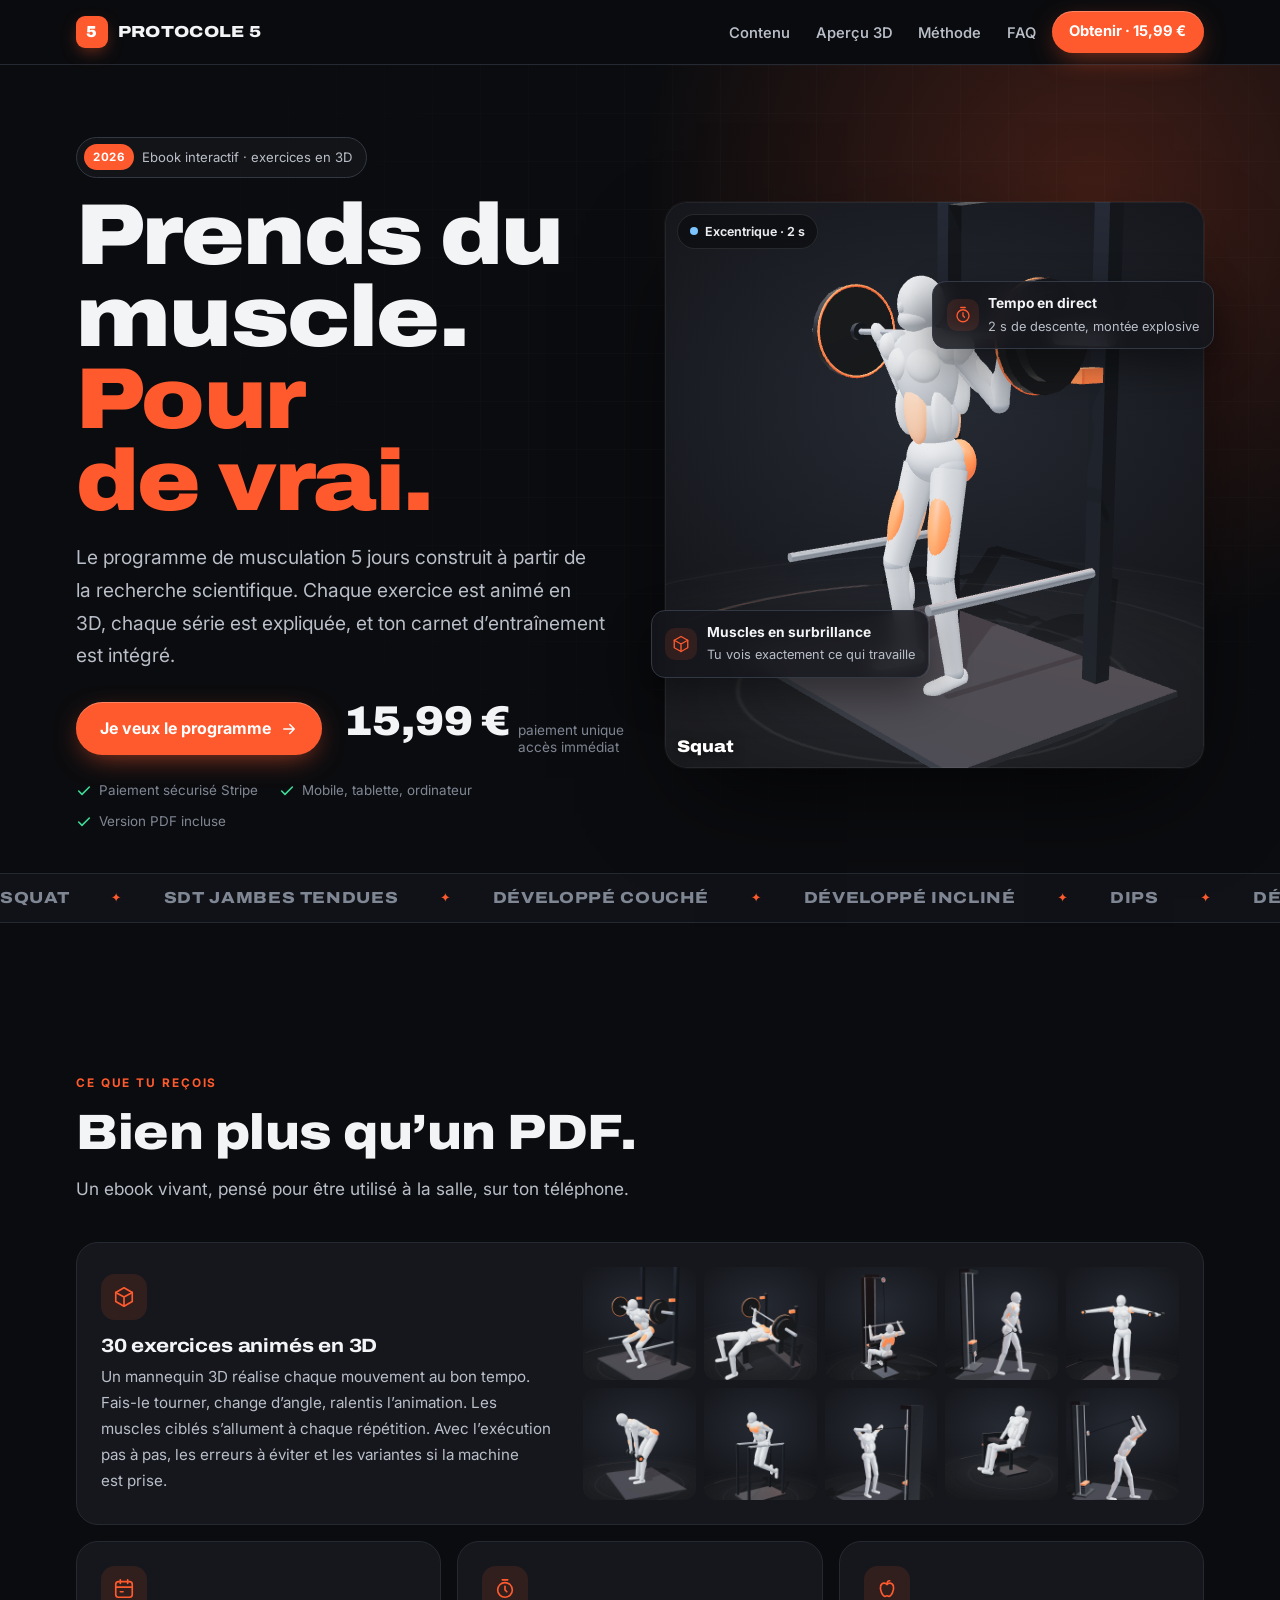
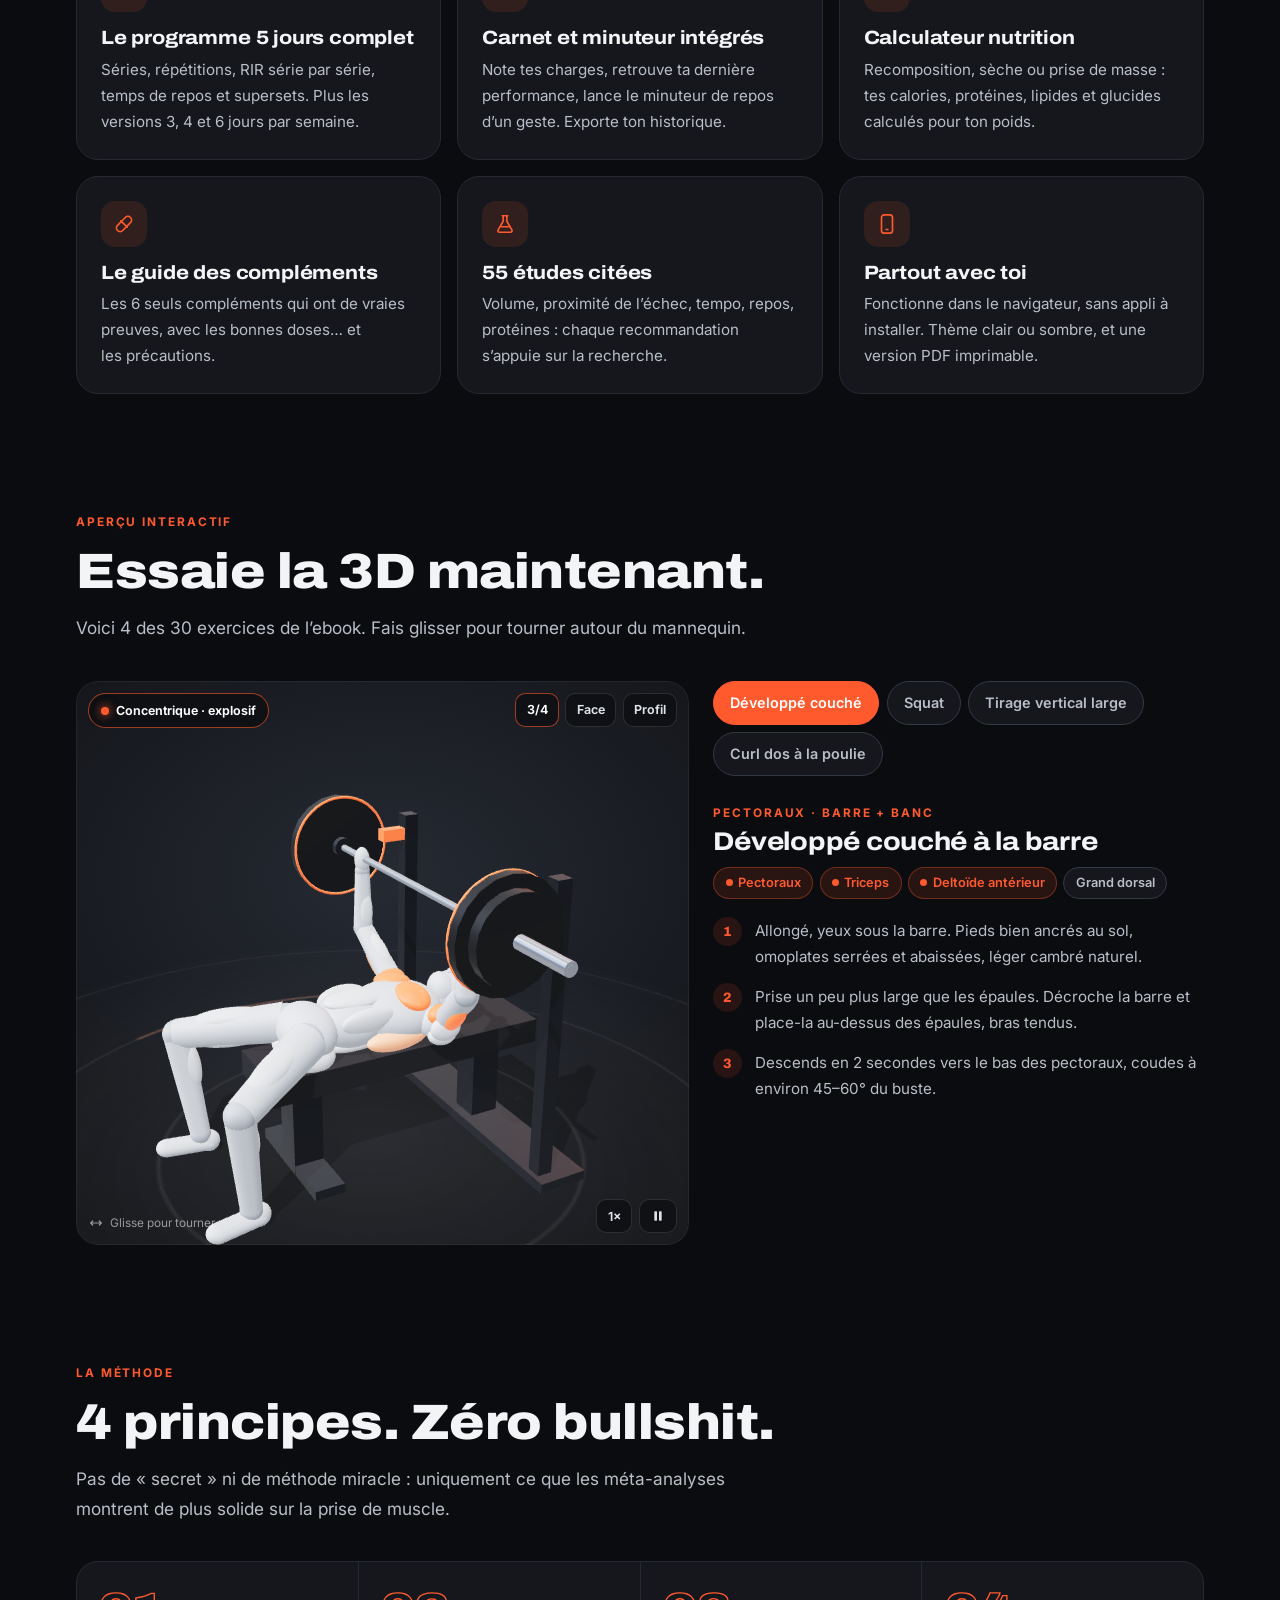
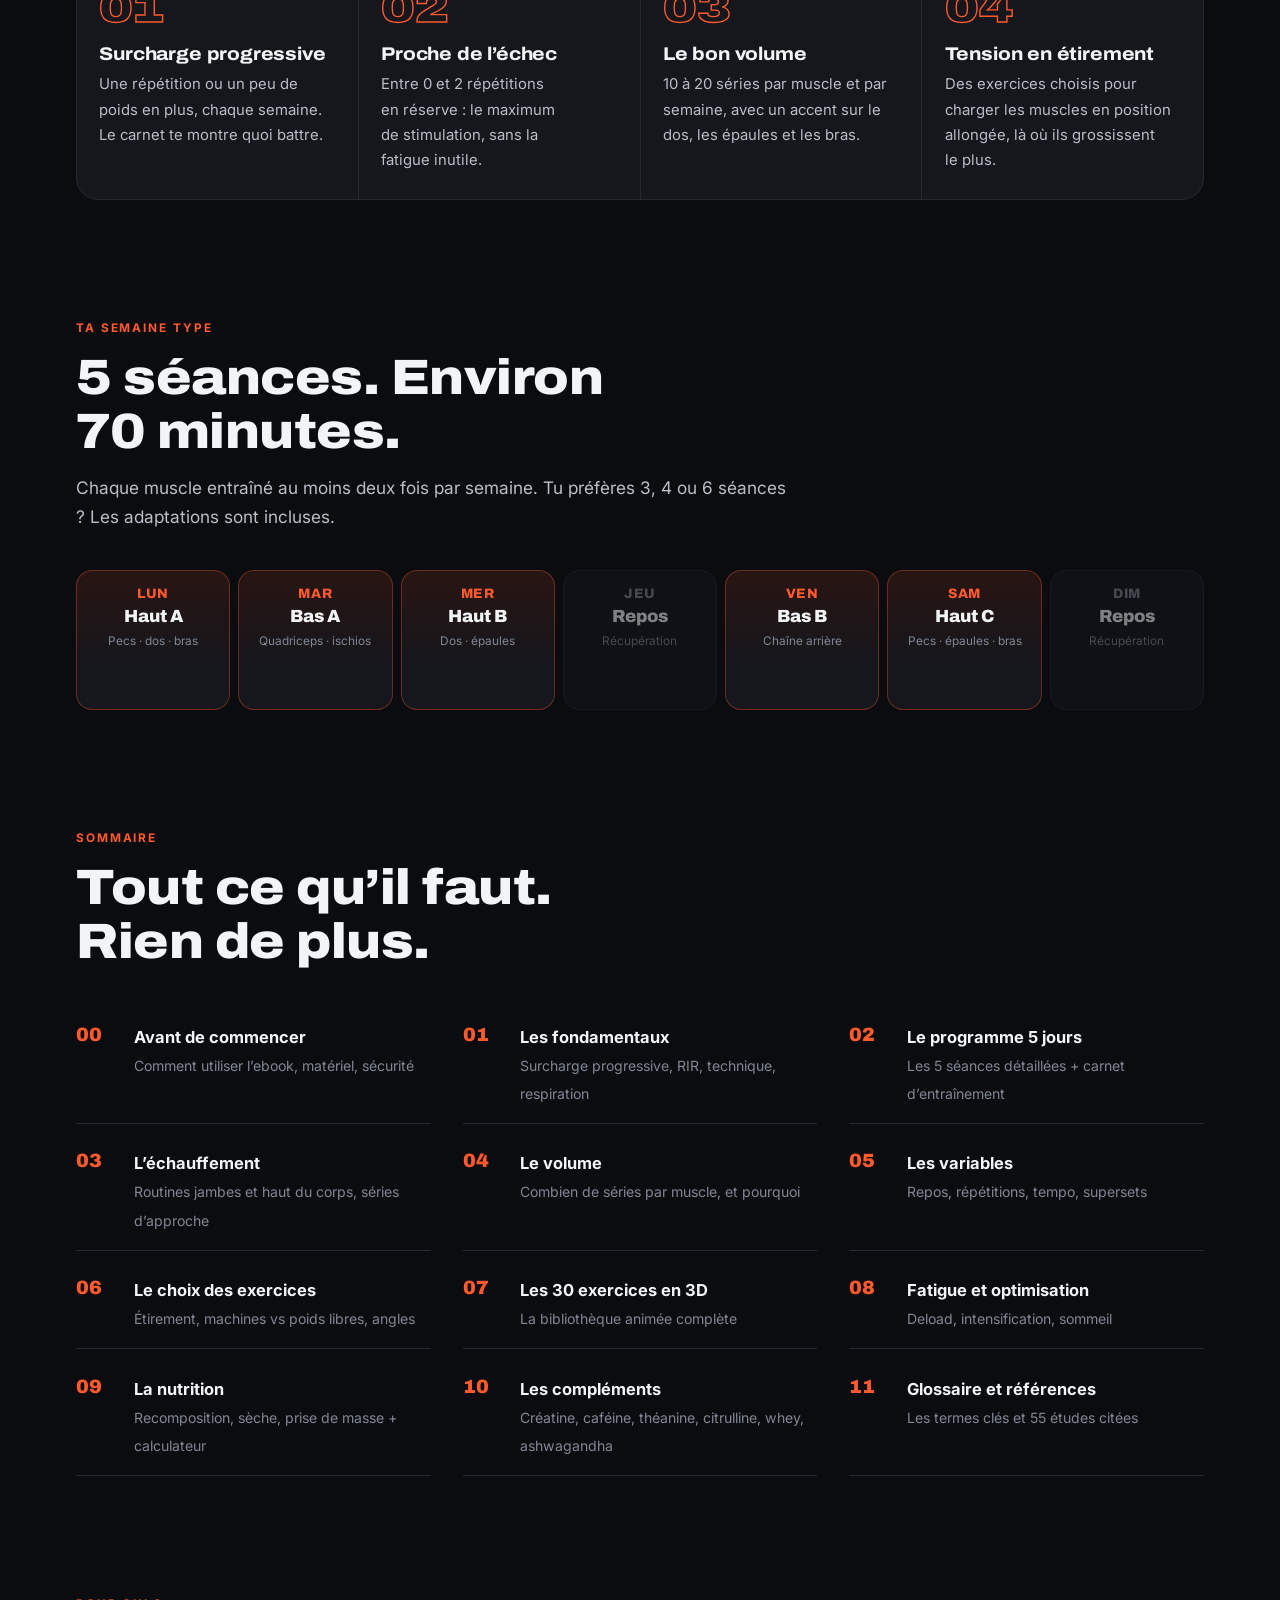
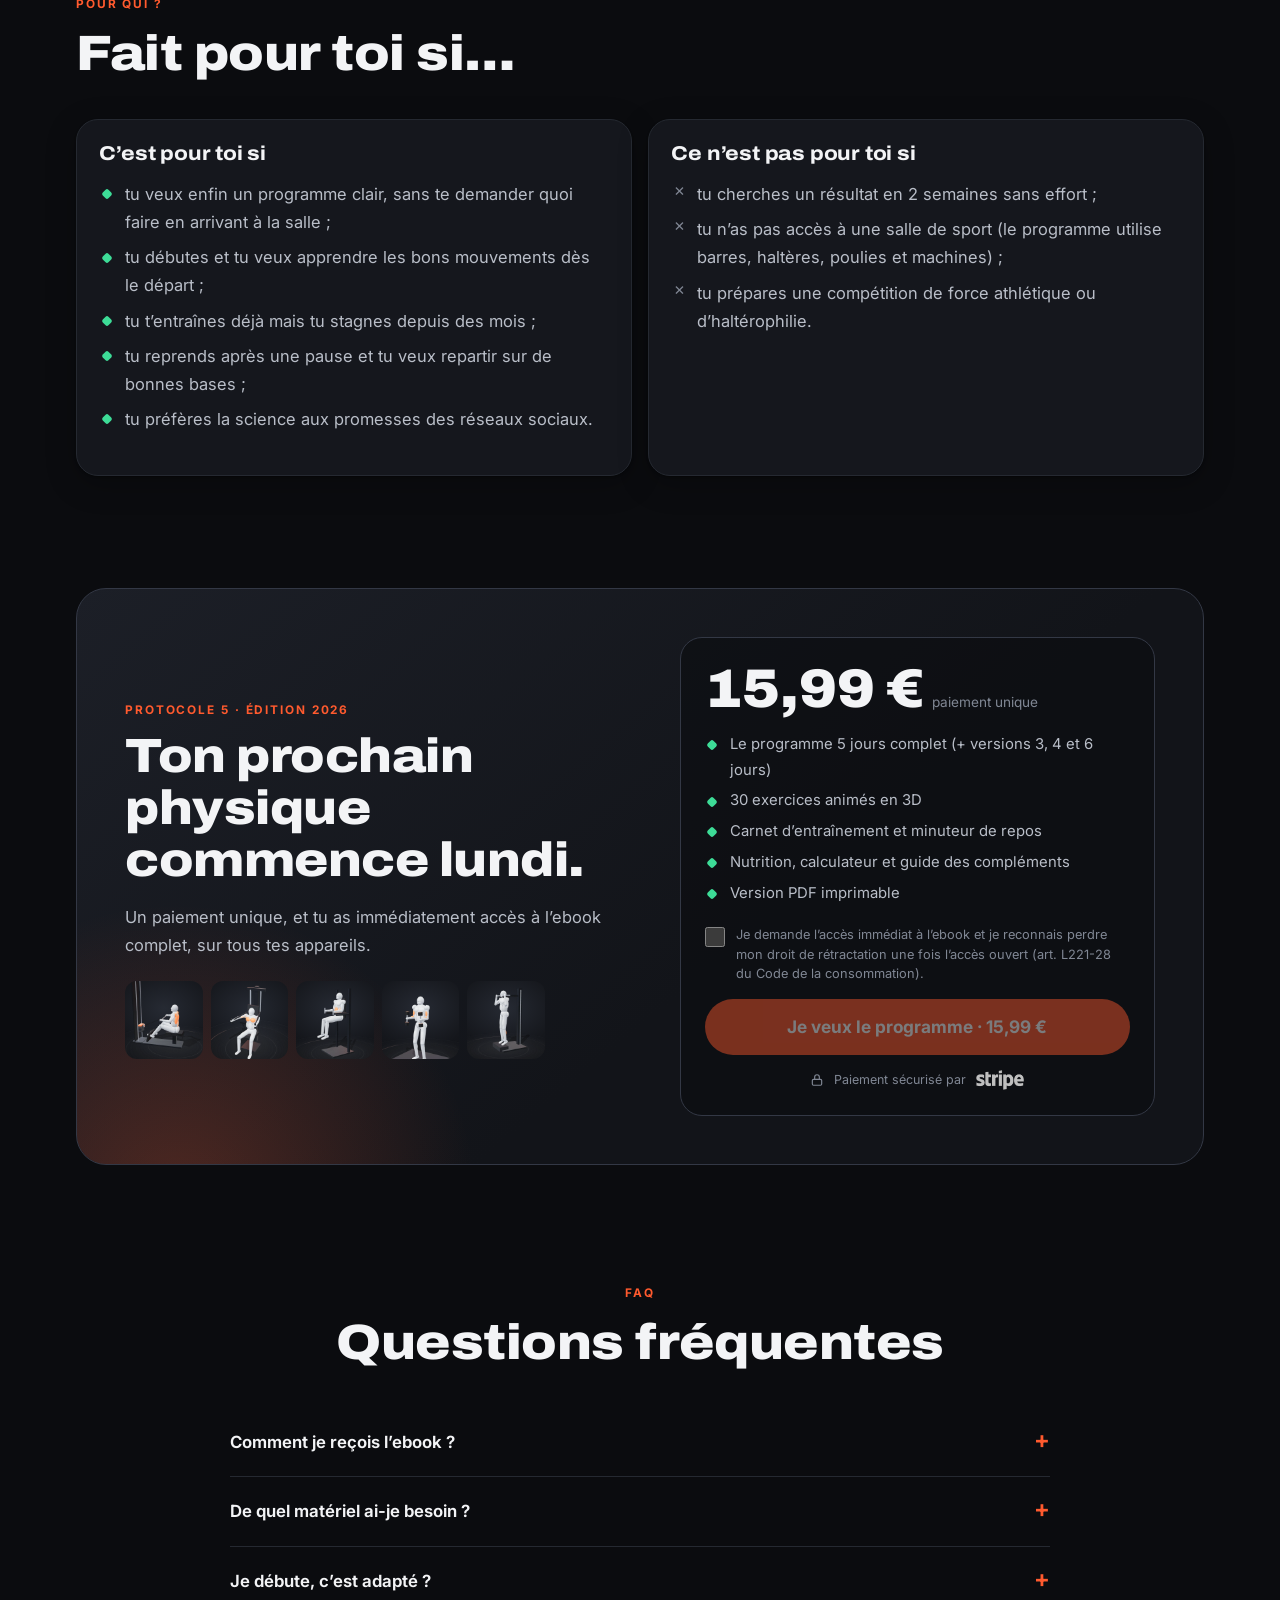
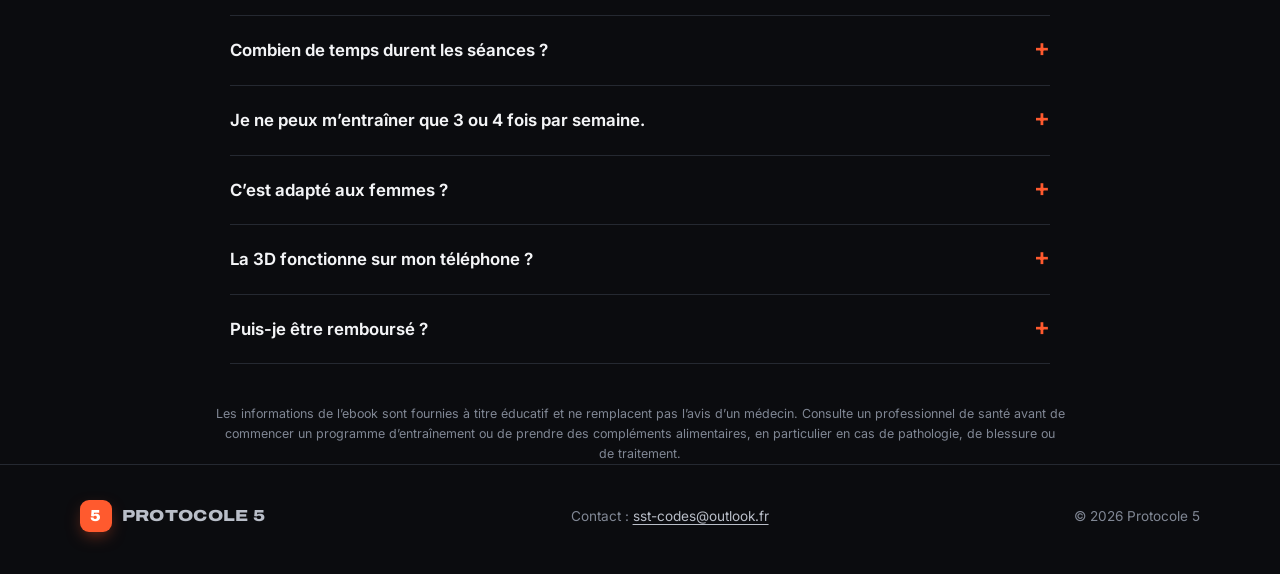
<file: muscu/index.html>
<!doctype html>
<html lang="fr">
<head>
<meta charset="utf-8">
<meta name="viewport" content="width=device-width,initial-scale=1,viewport-fit=cover">
<title>Protocole 5 — Le programme muscu 5 jours, exercices en 3D</title>
<meta name="description" content="L’ebook interactif pour prendre du muscle : programme 5 jours basé sur la science, 30 exercices animés en 3D, carnet d’entraînement, calculateur nutrition et guide des compléments. 15,99 €.">
<meta name="theme-color" content="#0b0c0f">
<link rel="icon" type="image/svg+xml" href="img/favicon.svg">
<link rel="apple-touch-icon" href="img/apple-touch-icon.png">
<meta property="og:type" content="product">
<meta property="og:title" content="Protocole 5 — Le programme muscu 5 jours, exercices en 3D">
<meta property="og:description" content="Programme 5 jours basé sur la science, 30 exercices animés en 3D, carnet d’entraînement et nutrition. 15,99 €.">
<meta property="og:image" content="https://sst.codes/muscu/img/og.jpg">
<meta property="og:image:width" content="1200">
<meta property="og:image:height" content="630">
<meta property="og:url" content="https://sst.codes/muscu/">
<meta property="og:locale" content="fr_FR">
<meta name="twitter:card" content="summary_large_image">
<meta name="twitter:image" content="https://sst.codes/muscu/img/og.jpg">
<link rel="preconnect" href="https://fonts.googleapis.com">
<link rel="preconnect" href="https://fonts.gstatic.com" crossorigin>
<link rel="stylesheet" href="https://fonts.googleapis.com/css2?family=Archivo:wdth,wght@75..125,500..900&family=Inter:wght@400;500;600;700&display=swap">
<link rel="stylesheet" href="css/p5.css">
<script type="importmap">{"imports":{"three":"./js/vendor/three.module.min.js"}}</script>
<link rel="modulepreload" href="js/vendor/three.module.min.js">
<style>
body { background: var(--bg); }
.w { max-width: 1160px; margin: 0 auto; padding: 0 16px; }
section { padding: clamp(4rem, 9vw, 7rem) 0 0; }
.sh { max-width: 720px; margin: 0 0 2.4rem; }
.sh h2 { margin: .7rem 0 .9rem; }
.sh p { font-size: 1.08rem; margin: 0; }
.center { text-align: center; margin-left: auto; margin-right: auto; }

/* navigation */
.nav { position: sticky; top: 0; z-index: 50; background: rgba(11, 12, 15, .78); backdrop-filter: blur(14px) saturate(1.3); -webkit-backdrop-filter: blur(14px) saturate(1.3); border-bottom: 1px solid var(--line); }
.nav .w { height: 64px; display: flex; align-items: center; gap: 1rem; }
.nav .brand { white-space: nowrap; }
@media (max-width: 380px) { .nav .brand { font-size: .85rem; } }
.nav ul { display: none; gap: 1.6rem; list-style: none; margin: 0 0 0 auto; padding: 0; }
.nav ul a { color: var(--tx2); text-decoration: none; font-size: .92rem; font-weight: 550; }
.nav ul a:hover { color: var(--tx); }
.nav .btn { margin-left: auto; min-height: 42px; padding: .55rem 1.1rem; font-size: .92rem; }
@media (min-width: 900px) { .nav ul { display: flex; } .nav .btn { margin-left: 0; } }

/* héros */
.hero { position: relative; overflow: hidden; padding: clamp(2.4rem, 6vw, 4.5rem) 0 2rem; }
.hero::before { content: ''; position: absolute; width: 900px; height: 900px; right: -260px; top: -320px; background: radial-gradient(closest-side, rgba(255, 90, 46, .22), transparent); pointer-events: none; animation: glow 9s ease-in-out infinite alternate; }
.hero::after { content: ''; position: absolute; inset: 0; background-image: linear-gradient(rgba(255, 255, 255, .025) 1px, transparent 1px), linear-gradient(90deg, rgba(255, 255, 255, .025) 1px, transparent 1px); background-size: 48px 48px; -webkit-mask-image: radial-gradient(ellipse at 70% 30%, #000 10%, transparent 70%); mask-image: radial-gradient(ellipse at 70% 30%, #000 10%, transparent 70%); pointer-events: none; }
@keyframes glow { to { transform: translate(-80px, 60px) scale(1.1); } }
.hero .w { position: relative; z-index: 1; display: grid; gap: 2.4rem; align-items: center; }
@media (min-width: 960px) { .hero .w { grid-template-columns: 1.02fr 1fr; } }
.hero h1 { font-size: clamp(2.9rem, 9vw, 5.4rem); line-height: .95; margin: 1rem 0 1.2rem; letter-spacing: -.02em; }
.hero h1 em { font-style: normal; color: var(--acc); }
.hero .lede { font-size: clamp(1.05rem, 2vw, 1.2rem); max-width: 34rem; }
.badge { display: inline-flex; align-items: center; gap: .55rem; padding: .4rem .85rem .4rem .45rem; border-radius: 999px; border: 1px solid var(--line2); background: rgba(255, 255, 255, .03); font-size: .82rem; color: var(--tx2); }
.badge b { background: var(--acc); color: #fff; padding: .2rem .55rem; border-radius: 999px; font-size: .72rem; letter-spacing: .06em; text-transform: uppercase; }
.buy-row { display: flex; flex-wrap: wrap; align-items: center; gap: 1rem 1.4rem; margin: 1.8rem 0 1.4rem; }
.price { display: flex; align-items: baseline; gap: .5rem; }
.price b { font: 900 2.6rem/1 var(--f-d); font-stretch: 105%; }
.price span { color: var(--tx3); font-size: .85rem; line-height: 1.3; }
.trust { display: flex; flex-wrap: wrap; gap: .5rem 1.3rem; font-size: .84rem; color: var(--tx3); }
.trust span { display: inline-flex; align-items: center; gap: .45rem; }
.trust svg { width: 16px; height: 16px; color: var(--ok); }
.hero-3d { position: relative; }
.hero-3d .stage { aspect-ratio: 1 / 1.05; width: 100%; max-height: 78vh; box-shadow: 0 40px 100px -30px rgba(0, 0, 0, .8), 0 0 0 1px rgba(255, 255, 255, .04); }
.float { position: absolute; z-index: 3; display: flex; align-items: center; gap: .6rem; padding: .65rem .85rem; border-radius: 14px; background: rgba(21, 23, 29, .86); backdrop-filter: blur(10px); border: 1px solid var(--line2); box-shadow: 0 16px 40px rgba(0, 0, 0, .45); font-size: .8rem; color: var(--tx2); animation: float 6s ease-in-out infinite; }
.float b { display: block; color: var(--tx); font-size: .86rem; }
.float i { width: 32px; height: 32px; border-radius: 10px; display: grid; place-items: center; background: var(--acc-soft); color: var(--acc); font-style: normal; flex: none; }
.float i svg { width: 18px; height: 18px; }
.float.f1 { left: -14px; bottom: 16%; }
.float.f2 { right: -10px; top: 14%; animation-delay: -3s; }
@media (max-width: 600px) { .float.f1 { left: 8px; bottom: 10px; } .float.f2 { display: none; } }
@keyframes float { 50% { transform: translateY(-10px); } }

/* bandeau défilant */
.marquee { border-top: 1px solid var(--line); border-bottom: 1px solid var(--line); overflow: hidden; padding: 1rem 0; margin-top: 2.5rem; background: var(--bg2); }
.marquee .tr { display: flex; gap: 2.6rem; width: max-content; animation: mq 46s linear infinite; }
.marquee span { font: 800 1rem/1 var(--f-d); font-stretch: 115%; text-transform: uppercase; letter-spacing: .04em; color: var(--tx3); white-space: nowrap; display: inline-flex; align-items: center; gap: 2.6rem; }
.marquee span::after { content: '✦'; color: var(--acc); font-size: .8rem; }
@keyframes mq { to { transform: translateX(-50%); } }

/* fonctionnalités */
.feat { display: grid; gap: 1rem; grid-template-columns: repeat(auto-fit, minmax(min(100%, 300px), 1fr)); }
.fc { position: relative; padding: 1.5rem; border-radius: var(--rl); background: var(--card); border: 1px solid var(--line); overflow: hidden; transition: border-color .3s, transform .3s; }
.fc:hover { border-color: var(--acc-line); transform: translateY(-4px); }
.fc .ic { width: 46px; height: 46px; border-radius: 14px; display: grid; place-items: center; background: var(--acc-soft); color: var(--acc); margin-bottom: 1rem; }
.fc .ic svg { width: 22px; height: 22px; }
.fc h3 { font-size: 1.2rem; margin: 0 0 .5rem; }
.fc p { margin: 0; font-size: .95rem; }
.fc.big { grid-column: 1 / -1; display: grid; gap: 1.5rem; align-items: center; }
@media (min-width: 800px) { .fc.big { grid-template-columns: 1fr 1.3fr; } }
.thumbs { display: grid; grid-template-columns: repeat(5, 1fr); gap: .5rem; }
.thumbs img { width: 100%; height: auto; aspect-ratio: 1; object-fit: cover; border-radius: 12px; background: var(--stage); transition: transform .4s; }
.thumbs img:hover { transform: scale(1.06); }

/* démo */
.demo { display: grid; gap: 1.5rem; align-items: start; }
@media (min-width: 960px) { .demo { grid-template-columns: 1.25fr 1fr; } }
.demo .stage { aspect-ratio: 1 / .92; width: 100%; }
.pick { display: flex; flex-wrap: wrap; gap: .45rem; margin: 0 0 1.3rem; }
.pick button { border: 1px solid var(--line2); background: var(--card); color: var(--tx2); border-radius: 999px; padding: .55rem 1rem; font-size: .9rem; font-weight: 600; }
.pick button[aria-pressed="true"] { background: var(--acc); border-color: var(--acc); color: #fff; }
.demo-info h3 { font-size: 1.6rem; margin: .2rem 0 .7rem; }
.demo-info ol.steps li { font-size: .95rem; }

/* méthode */
.pillars { display: grid; gap: 1px; grid-template-columns: repeat(auto-fit, minmax(min(100%, 250px), 1fr)); background: var(--line); border: 1px solid var(--line); border-radius: var(--rl); overflow: hidden; }
.pl { background: var(--card); padding: 1.6rem 1.4rem; }
.pl .n { font: 900 2.6rem/1 var(--f-d); font-stretch: 125%; color: transparent; -webkit-text-stroke: 1.4px var(--acc); }
.pl h3 { font-size: 1.15rem; margin: .9rem 0 .5rem; }
.pl p { font-size: .93rem; margin: 0; }

/* semaine */
.wk { display: grid; grid-template-columns: repeat(7, minmax(0, 1fr)); gap: .5rem; }
.wk div { border: 1px solid var(--line); background: var(--card); border-radius: 16px; padding: 1rem .5rem; text-align: center; min-height: 140px; display: grid; align-content: start; gap: .4rem; }
.wk b { font: 800 .85rem/1 var(--f-d); text-transform: uppercase; letter-spacing: .05em; color: var(--tx3); }
.wk strong { font: 850 1.1rem/1.15 var(--f-d); }
.wk small { font-size: .74rem; color: var(--tx3); line-height: 1.35; }
.wk .s { border-color: var(--acc-line); background: linear-gradient(180deg, var(--acc-soft), var(--card) 70%); }
.wk .s b { color: var(--acc); }
.wk .r { opacity: .5; }
@media (max-width: 720px) { .wk { grid-template-columns: 1fr; } .wk div { min-height: 0; grid-template-columns: 52px 1fr; text-align: left; align-items: center; padding: .8rem 1rem; } .wk small { grid-column: 2; } }

/* sommaire */
.toc2 { display: grid; gap: .6rem 2rem; grid-template-columns: repeat(auto-fit, minmax(min(100%, 340px), 1fr)); counter-reset: c -1; list-style: none; padding: 0; margin: 0; }
.toc2 li { counter-increment: c; display: grid; grid-template-columns: 48px 1fr; gap: .6rem; padding: 1rem 0; border-bottom: 1px solid var(--line); }
.toc2 li::before { content: counter(c, decimal-leading-zero); font: 900 1.2rem/1.3 var(--f-d); color: var(--acc); }
.toc2 b { display: block; color: var(--tx); }
.toc2 span { font-size: .88rem; color: var(--tx3); }

/* pour qui */
.who { display: grid; gap: 1rem; grid-template-columns: repeat(auto-fit, minmax(min(100%, 340px), 1fr)); }
.who .card h3 { margin: 0 0 1rem; font-size: 1.25rem; }
.yes li::before { background: var(--ok) !important; }

/* achat */
.checkout { position: relative; overflow: hidden; display: grid; gap: 2rem; padding: clamp(1.5rem, 4vw, 3rem); border-radius: 30px; background: linear-gradient(140deg, #1c1f27, #121419 60%); border: 1px solid var(--line2); }
.checkout::before { content: ''; position: absolute; width: 600px; height: 600px; left: -200px; bottom: -340px; background: radial-gradient(closest-side, rgba(255, 90, 46, .25), transparent); pointer-events: none; }
@media (min-width: 900px) { .checkout { grid-template-columns: 1.1fr 1fr; align-items: center; } }
.checkout > * { position: relative; min-width: 0; }
.checkout h2 { font-size: clamp(2rem, 4.6vw, 3rem); margin: .6rem 0 1rem; }
.box { background: rgba(11, 12, 15, .6); border: 1px solid var(--line2); border-radius: 22px; padding: 1.5rem; }
.box .price b { font-size: clamp(2.5rem, 11vw, 3.4rem); white-space: nowrap; }
.box ul.list { margin: 1rem 0 1.2rem; }
.box ul.list li { font-size: .93rem; margin: .35rem 0; }
.consent { display: grid; grid-template-columns: auto 1fr; gap: .7rem; align-items: start; font-size: .8rem; color: var(--tx3); line-height: 1.5; margin: 0 0 1rem; cursor: pointer; }
.consent input { width: 20px; height: 20px; margin: .1rem 0 0; accent-color: var(--acc); cursor: pointer; }
.box .btn { width: 100%; min-height: 56px; font-size: 1.08rem; }
.box .btn[aria-disabled="true"] { opacity: .45; cursor: not-allowed; transform: none; box-shadow: none; }
.secure { display: flex; justify-content: center; align-items: center; gap: .6rem; margin-top: .9rem; font-size: .78rem; color: var(--tx3); }
.secure img { height: 20px; width: auto; filter: brightness(0) invert(.75); }

/* FAQ */
.faq { max-width: 820px; margin: 0 auto; }
.faq details { border-bottom: 1px solid var(--line); }
.faq summary { list-style: none; cursor: pointer; padding: 1.25rem 0; display: flex; justify-content: space-between; gap: 1rem; font-weight: 650; font-size: 1.05rem; }
.faq summary::-webkit-details-marker { display: none; }
.faq summary::after { content: '+'; color: var(--acc); font-size: 1.5rem; line-height: 1; transition: transform .3s; }
.faq details[open] summary::after { transform: rotate(45deg); }
.faq details p { margin: 0 0 1.3rem; }

.sticky-buy { position: fixed; z-index: 40; left: 12px; right: 12px; bottom: max(12px, env(safe-area-inset-bottom)); display: flex; align-items: center; justify-content: space-between; gap: 1rem; padding: .6rem .6rem .6rem 1.1rem; border-radius: 18px; background: rgba(21, 23, 29, .92); backdrop-filter: blur(12px); border: 1px solid var(--line2); box-shadow: 0 20px 50px rgba(0, 0, 0, .5); transform: translateY(150%); transition: transform .4s cubic-bezier(.2, .8, .2, 1); }
.sticky-buy.on { transform: none; }
.sticky-buy b { font: 900 1.3rem/1 var(--f-d); }
.sticky-buy small { display: block; color: var(--tx3); font-size: .72rem; }
@media (min-width: 900px) { .sticky-buy { display: none; } }
.legal { font-size: .78rem; color: var(--tx3); max-width: 860px; margin: 2.5rem auto 0; text-align: center; line-height: 1.6; }
</style>
</head>
<body>
<svg width="0" height="0" style="position:absolute" aria-hidden="true">
  <symbol id="i-check" viewBox="0 0 24 24" fill="none" stroke="currentColor" stroke-width="2.4" stroke-linecap="round" stroke-linejoin="round"><path d="M20 6 9 17l-5-5"/></symbol>
  <symbol id="i-right" viewBox="0 0 24 24" fill="none" stroke="currentColor" stroke-width="2" stroke-linecap="round" stroke-linejoin="round"><path d="M5 12h14M13 6l6 6-6 6"/></symbol>
  <symbol id="i-cube" viewBox="0 0 24 24" fill="none" stroke="currentColor" stroke-width="1.8" stroke-linecap="round" stroke-linejoin="round"><path d="M12 2 3 7v10l9 5 9-5V7z"/><path d="m3 7 9 5 9-5M12 12v10"/></symbol>
  <symbol id="i-cal" viewBox="0 0 24 24" fill="none" stroke="currentColor" stroke-width="1.8" stroke-linecap="round" stroke-linejoin="round"><rect x="3" y="4" width="18" height="17" rx="3"/><path d="M8 2v4M16 2v4M3 10h18M8 15h3"/></symbol>
  <symbol id="i-book" viewBox="0 0 24 24" fill="none" stroke="currentColor" stroke-width="1.8" stroke-linecap="round" stroke-linejoin="round"><path d="M4 19.5A2.5 2.5 0 0 1 6.5 17H20V3H6.5A2.5 2.5 0 0 0 4 5.5z"/><path d="M4 19.5A2.5 2.5 0 0 0 6.5 22H20v-5"/></symbol>
  <symbol id="i-apple" viewBox="0 0 24 24" fill="none" stroke="currentColor" stroke-width="1.8" stroke-linecap="round" stroke-linejoin="round"><path d="M12 7c-1.5-2-6-2.5-7 2-1 4 2 11 5 11 1 0 1.3-.6 2-.6s1 .6 2 .6c3 0 6-7 5-11-1-4.5-5.5-4-7-2z"/><path d="M12 7c0-2 1-4 3-4"/></symbol>
  <symbol id="i-pill" viewBox="0 0 24 24" fill="none" stroke="currentColor" stroke-width="1.8" stroke-linecap="round" stroke-linejoin="round"><rect x="2" y="8" width="20" height="8" rx="4" transform="rotate(-45 12 12)"/><path d="m8.5 8.5 7 7"/></symbol>
  <symbol id="i-timer" viewBox="0 0 24 24" fill="none" stroke="currentColor" stroke-width="1.8" stroke-linecap="round" stroke-linejoin="round"><circle cx="12" cy="13" r="8"/><path d="M12 9v4l2 2M9 2h6"/></symbol>
  <symbol id="i-flask" viewBox="0 0 24 24" fill="none" stroke="currentColor" stroke-width="1.8" stroke-linecap="round" stroke-linejoin="round"><path d="M9 3h6M10 3v6L4.5 18.5A1.7 1.7 0 0 0 6 21h12a1.7 1.7 0 0 0 1.5-2.5L14 9V3"/><path d="M7.5 15h9"/></symbol>
  <symbol id="i-lock" viewBox="0 0 24 24" fill="none" stroke="currentColor" stroke-width="2" stroke-linecap="round" stroke-linejoin="round"><rect x="4" y="11" width="16" height="10" rx="2"/><path d="M8 11V7a4 4 0 0 1 8 0v4"/></symbol>
  <symbol id="i-bolt" viewBox="0 0 24 24" fill="none" stroke="currentColor" stroke-width="1.8" stroke-linecap="round" stroke-linejoin="round"><path d="M13 2 4 14h7l-1 8 9-12h-7z"/></symbol>
  <symbol id="i-phone" viewBox="0 0 24 24" fill="none" stroke="currentColor" stroke-width="1.8" stroke-linecap="round" stroke-linejoin="round"><rect x="6" y="2" width="12" height="20" rx="3"/><path d="M11 18h2"/></symbol>
</svg>

<nav class="nav"><div class="w">
  <a class="brand" href="#"><span class="mk">5</span>Protocole 5</a>
  <ul><li><a href="#contenu">Contenu</a></li><li><a href="#demo">Aperçu 3D</a></li><li><a href="#methode">Méthode</a></li><li><a href="#faq">FAQ</a></li></ul>
  <a class="btn" href="#acheter">Obtenir · 15,99 €</a>
</div></nav>

<header class="hero">
  <div class="w">
    <div>
      <span class="badge rv"><b>2026</b>Ebook interactif · exercices en 3D</span>
      <h1 class="rv d1">Prends du muscle. <em>Pour de vrai.</em></h1>
      <p class="lede rv d2">Le programme de musculation 5 jours construit à partir de la recherche scientifique. Chaque exercice est animé en 3D, chaque série est expliquée, et ton carnet d’entraînement est intégré.</p>
      <div class="buy-row rv d3">
        <a class="btn" href="#acheter">Je veux le programme<svg><use href="#i-right"/></svg></a>
        <div class="price"><b>15,99 €</b><span>paiement unique<br>accès immédiat</span></div>
      </div>
      <div class="trust rv d3"><span><svg><use href="#i-check"/></svg>Paiement sécurisé Stripe</span><span><svg><use href="#i-check"/></svg>Mobile, tablette, ordinateur</span><span><svg><use href="#i-check"/></svg>Version PDF incluse</span></div>
    </div>
    <div class="hero-3d rv d2">
      <div class="stage" id="hero3d" aria-label="Mannequin 3D réalisant les exercices du programme"><img class="still" src="img/ex/squat.webp" alt="Squat animé en 3D"></div>
      <div class="float f1"><i><svg><use href="#i-cube"/></svg></i><div><b>Muscles en surbrillance</b>Tu vois exactement ce qui travaille</div></div>
      <div class="float f2"><i><svg><use href="#i-timer"/></svg></i><div><b>Tempo en direct</b>2 s de descente, montée explosive</div></div>
    </div>
  </div>
  <div class="marquee" aria-hidden="true"><div class="tr" id="mq"></div></div>
</header>

<main>
<section id="contenu"><div class="w">
  <div class="sh rv"><span class="eyebrow">Ce que tu reçois</span><h2>Bien plus qu’un PDF.</h2><p>Un ebook vivant, pensé pour être utilisé à la salle, sur ton téléphone.</p></div>
  <div class="feat">
    <div class="fc big rv">
      <div><div class="ic"><svg><use href="#i-cube"/></svg></div><h3>30 exercices animés en 3D</h3><p>Un mannequin 3D réalise chaque mouvement au bon tempo. Fais-le tourner, change d’angle, ralentis l’animation. Les muscles ciblés s’allument à chaque répétition. Avec l’exécution pas à pas, les erreurs à éviter et les variantes si la machine est prise.</p></div>
      <div class="thumbs" id="thumbs"></div>
    </div>
    <div class="fc rv"><div class="ic"><svg><use href="#i-cal"/></svg></div><h3>Le programme 5 jours complet</h3><p>Séries, répétitions, RIR série par série, temps de repos et supersets. Plus les versions 3, 4 et 6 jours par semaine.</p></div>
    <div class="fc rv d1"><div class="ic"><svg><use href="#i-timer"/></svg></div><h3>Carnet et minuteur intégrés</h3><p>Note tes charges, retrouve ta dernière performance, lance le minuteur de repos d’un geste. Exporte ton historique.</p></div>
    <div class="fc rv d2"><div class="ic"><svg><use href="#i-apple"/></svg></div><h3>Calculateur nutrition</h3><p>Recomposition, sèche ou prise de masse : tes calories, protéines, lipides et glucides calculés pour ton poids.</p></div>
    <div class="fc rv"><div class="ic"><svg><use href="#i-pill"/></svg></div><h3>Le guide des compléments</h3><p>Les 6 seuls compléments qui ont de vraies preuves, avec les bonnes doses… et les précautions.</p></div>
    <div class="fc rv d1"><div class="ic"><svg><use href="#i-flask"/></svg></div><h3>55 études citées</h3><p>Volume, proximité de l’échec, tempo, repos, protéines : chaque recommandation s’appuie sur la recherche.</p></div>
    <div class="fc rv d2"><div class="ic"><svg><use href="#i-phone"/></svg></div><h3>Partout avec toi</h3><p>Fonctionne dans le navigateur, sans appli à installer. Thème clair ou sombre, et une version PDF imprimable.</p></div>
  </div>
</div></section>

<section id="demo"><div class="w">
  <div class="sh rv"><span class="eyebrow">Aperçu interactif</span><h2>Essaie la 3D maintenant.</h2><p>Voici 4 des 30 exercices de l’ebook. Fais glisser pour tourner autour du mannequin.</p></div>
  <div class="demo">
    <div class="rv"><div class="stage" id="demo3d"><img class="still" src="img/ex/dc_barre.webp" alt="Développé couché animé en 3D"></div></div>
    <div class="demo-info rv d1">
      <div class="pick" id="pick" role="group" aria-label="Choisir un exercice"></div>
      <span class="eyebrow" id="dCat"></span>
      <h3 id="dName"></h3>
      <ul class="chips" id="dMus" style="margin-bottom:1.2rem"></ul>
      <ol class="steps" id="dSteps"></ol>
    </div>
  </div>
</div></section>

<section id="methode"><div class="w">
  <div class="sh rv"><span class="eyebrow">La méthode</span><h2>4 principes. Zéro bullshit.</h2><p>Pas de « secret » ni de méthode miracle : uniquement ce que les méta-analyses montrent de plus solide sur la prise de muscle.</p></div>
  <div class="pillars rv">
    <div class="pl"><span class="n">01</span><h3>Surcharge progressive</h3><p>Une répétition ou un peu de poids en plus, chaque semaine. Le carnet te montre quoi battre.</p></div>
    <div class="pl"><span class="n">02</span><h3>Proche de l’échec</h3><p>Entre 0 et 2 répétitions en réserve : le maximum de stimulation, sans la fatigue inutile.</p></div>
    <div class="pl"><span class="n">03</span><h3>Le bon volume</h3><p>10 à 20 séries par muscle et par semaine, avec un accent sur le dos, les épaules et les bras.</p></div>
    <div class="pl"><span class="n">04</span><h3>Tension en étirement</h3><p>Des exercices choisis pour charger les muscles en position allongée, là où ils grossissent le plus.</p></div>
  </div>
</div></section>

<section id="semaine"><div class="w">
  <div class="sh rv"><span class="eyebrow">Ta semaine type</span><h2>5 séances. Environ 70 minutes.</h2><p>Chaque muscle entraîné au moins deux fois par semaine. Tu préfères 3, 4 ou 6 séances ? Les adaptations sont incluses.</p></div>
  <div class="wk rv">
    <div class="s"><b>Lun</b><strong>Haut A</strong><small>Pecs · dos · bras</small></div>
    <div class="s"><b>Mar</b><strong>Bas A</strong><small>Quadriceps · ischios</small></div>
    <div class="s"><b>Mer</b><strong>Haut B</strong><small>Dos · épaules</small></div>
    <div class="r"><b>Jeu</b><strong>Repos</strong><small>Récupération</small></div>
    <div class="s"><b>Ven</b><strong>Bas B</strong><small>Chaîne arrière</small></div>
    <div class="s"><b>Sam</b><strong>Haut C</strong><small>Pecs · épaules · bras</small></div>
    <div class="r"><b>Dim</b><strong>Repos</strong><small>Récupération</small></div>
  </div>
</div></section>

<section id="sommaire"><div class="w">
  <div class="sh rv"><span class="eyebrow">Sommaire</span><h2>Tout ce qu’il faut. Rien de plus.</h2></div>
  <ol class="toc2 rv">
    <li><div><b>Avant de commencer</b><span>Comment utiliser l’ebook, matériel, sécurité</span></div></li>
    <li><div><b>Les fondamentaux</b><span>Surcharge progressive, RIR, technique, respiration</span></div></li>
    <li><div><b>Le programme 5 jours</b><span>Les 5 séances détaillées + carnet d’entraînement</span></div></li>
    <li><div><b>L’échauffement</b><span>Routines jambes et haut du corps, séries d’approche</span></div></li>
    <li><div><b>Le volume</b><span>Combien de séries par muscle, et pourquoi</span></div></li>
    <li><div><b>Les variables</b><span>Repos, répétitions, tempo, supersets</span></div></li>
    <li><div><b>Le choix des exercices</b><span>Étirement, machines vs poids libres, angles</span></div></li>
    <li><div><b>Les 30 exercices en 3D</b><span>La bibliothèque animée complète</span></div></li>
    <li><div><b>Fatigue et optimisation</b><span>Deload, intensification, sommeil</span></div></li>
    <li><div><b>La nutrition</b><span>Recomposition, sèche, prise de masse + calculateur</span></div></li>
    <li><div><b>Les compléments</b><span>Créatine, caféine, théanine, citrulline, whey, ashwagandha</span></div></li>
    <li><div><b>Glossaire et références</b><span>Les termes clés et 55 études citées</span></div></li>
  </ol>
</div></section>

<section id="pourqui"><div class="w">
  <div class="sh rv"><span class="eyebrow">Pour qui ?</span><h2>Fait pour toi si…</h2></div>
  <div class="who">
    <div class="card rv"><h3>C’est pour toi si</h3><ul class="list yes">
      <li>tu veux enfin un programme clair, sans te demander quoi faire en arrivant à la salle ;</li>
      <li>tu débutes et tu veux apprendre les bons mouvements dès le départ ;</li>
      <li>tu t’entraînes déjà mais tu stagnes depuis des mois ;</li>
      <li>tu reprends après une pause et tu veux repartir sur de bonnes bases ;</li>
      <li>tu préfères la science aux promesses des réseaux sociaux.</li></ul></div>
    <div class="card rv d1"><h3>Ce n’est pas pour toi si</h3><ul class="list x">
      <li>tu cherches un résultat en 2 semaines sans effort ;</li>
      <li>tu n’as pas accès à une salle de sport (le programme utilise barres, haltères, poulies et machines) ;</li>
      <li>tu prépares une compétition de force athlétique ou d’haltérophilie.</li></ul></div>
  </div>
</div></section>

<section id="acheter"><div class="w">
  <div class="checkout rv">
    <div>
      <span class="eyebrow">Protocole 5 · Édition 2026</span>
      <h2>Ton prochain physique commence lundi.</h2>
      <p>Un paiement unique, et tu as immédiatement accès à l’ebook complet, sur tous tes appareils.</p>
      <div class="thumbs" id="thumbs2" style="max-width:420px;margin-top:1.4rem"></div>
    </div>
    <div class="box">
      <div class="price"><b>15,99 €</b><span>paiement unique</span></div>
      <ul class="list yes">
        <li>Le programme 5 jours complet (+ versions 3, 4 et 6 jours)</li>
        <li>30 exercices animés en 3D</li>
        <li>Carnet d’entraînement et minuteur de repos</li>
        <li>Nutrition, calculateur et guide des compléments</li>
        <li>Version PDF imprimable</li>
      </ul>
      <label class="consent"><input type="checkbox" id="consent"><span>Je demande l’accès immédiat à l’ebook et je reconnais perdre mon droit de rétractation une fois l’accès ouvert (art. L221-28 du Code de la consommation).</span></label>
      <a class="btn" id="buy" href="https://buy.stripe.com/REMPLACER_PAR_TON_LIEN" aria-disabled="true">Je veux le programme · 15,99 €</a>
      <div class="secure"><svg width="14" height="14"><use href="#i-lock"/></svg>Paiement sécurisé par <img src="../images/logo-stripe.png" alt="Stripe"></div>
    </div>
  </div>
</div></section>

<section id="faq"><div class="w">
  <div class="sh center rv"><span class="eyebrow">FAQ</span><h2>Questions fréquentes</h2></div>
  <div class="faq rv">
    <details><summary>Comment je reçois l’ebook ?</summary><p>Juste après le paiement, tu es redirigé automatiquement vers ton ebook. Il se consulte en ligne sur ton téléphone, ta tablette ou ton ordinateur, et une version PDF est téléchargeable depuis le sommaire. Ajoute la page à tes favoris : c’est ton accès. Stripe t’envoie aussi un reçu par e-mail.</p></details>
    <details><summary>De quel matériel ai-je besoin ?</summary><p>D’une salle de sport classique : barre, haltères, poulies et quelques machines courantes (leg extension, leg curl, pec deck…). Si un appareil manque, chaque exercice propose des variantes équivalentes.</p></details>
    <details><summary>Je débute, c’est adapté ?</summary><p>Oui. Le chapitre « Les fondamentaux » t’explique tout depuis le début, et les animations 3D te montrent la bonne technique avant même ta première série. Si tu n’as jamais fait de sport, commence avec la version 3 séances par semaine.</p></details>
    <details><summary>Combien de temps durent les séances ?</summary><p>Entre 65 et 75 minutes échauffement compris. Pressé ? L’ebook t’explique comment passer à 3 séries par exercice pour gagner du temps.</p></details>
    <details><summary>Je ne peux m’entraîner que 3 ou 4 fois par semaine.</summary><p>Aucun problème : les versions 3, 4 et 6 jours par semaine sont expliquées dans le chapitre 2.</p></details>
    <details><summary>C’est adapté aux femmes ?</summary><p>Oui. Les principes de la prise de muscle sont les mêmes, et le calculateur nutrition s’adapte à ton poids et à ton objectif.</p></details>
    <details><summary>La 3D fonctionne sur mon téléphone ?</summary><p>Oui, sur tous les navigateurs récents (iPhone, Android, ordinateur), sans application à installer. Tu peux d’ailleurs l’essayer plus haut sur cette page.</p></details>
    <details><summary>Puis-je être remboursé ?</summary><p>L’ebook étant un contenu numérique accessible immédiatement, le droit de rétractation ne s’applique plus une fois l’accès ouvert (tu l’acceptes au moment de l’achat). Un souci d’accès ? Écris-nous à <a href="mailto:sst-codes@outlook.fr">sst-codes@outlook.fr</a>, on règle ça rapidement.</p></details>
  </div>
  <p class="legal">Les informations de l’ebook sont fournies à titre éducatif et ne remplacent pas l’avis d’un médecin. Consulte un professionnel de santé avant de commencer un programme d’entraînement ou de prendre des compléments alimentaires, en particulier en cas de pathologie, de blessure ou de traitement.</p>
</div></section>
</main>

<footer class="foot"><div class="in"><a class="brand" href="#"><span class="mk">5</span>Protocole 5</a><span>Contact : <a href="mailto:sst-codes@outlook.fr">sst-codes@outlook.fr</a></span><span>© 2026 Protocole 5</span></div></footer>

<div class="sticky-buy" id="stickyBuy"><div><small>Protocole 5 · ebook 3D</small><b>15,99 €</b></div><a class="btn btn-sm" href="#acheter">Obtenir</a></div>

<script type="module" src="js/vente.js"></script>
<script data-goatcounter="https://tep.goatcounter.com/count" async src="//gc.zgo.at/count.js"></script>
</body>
</html>
</file>
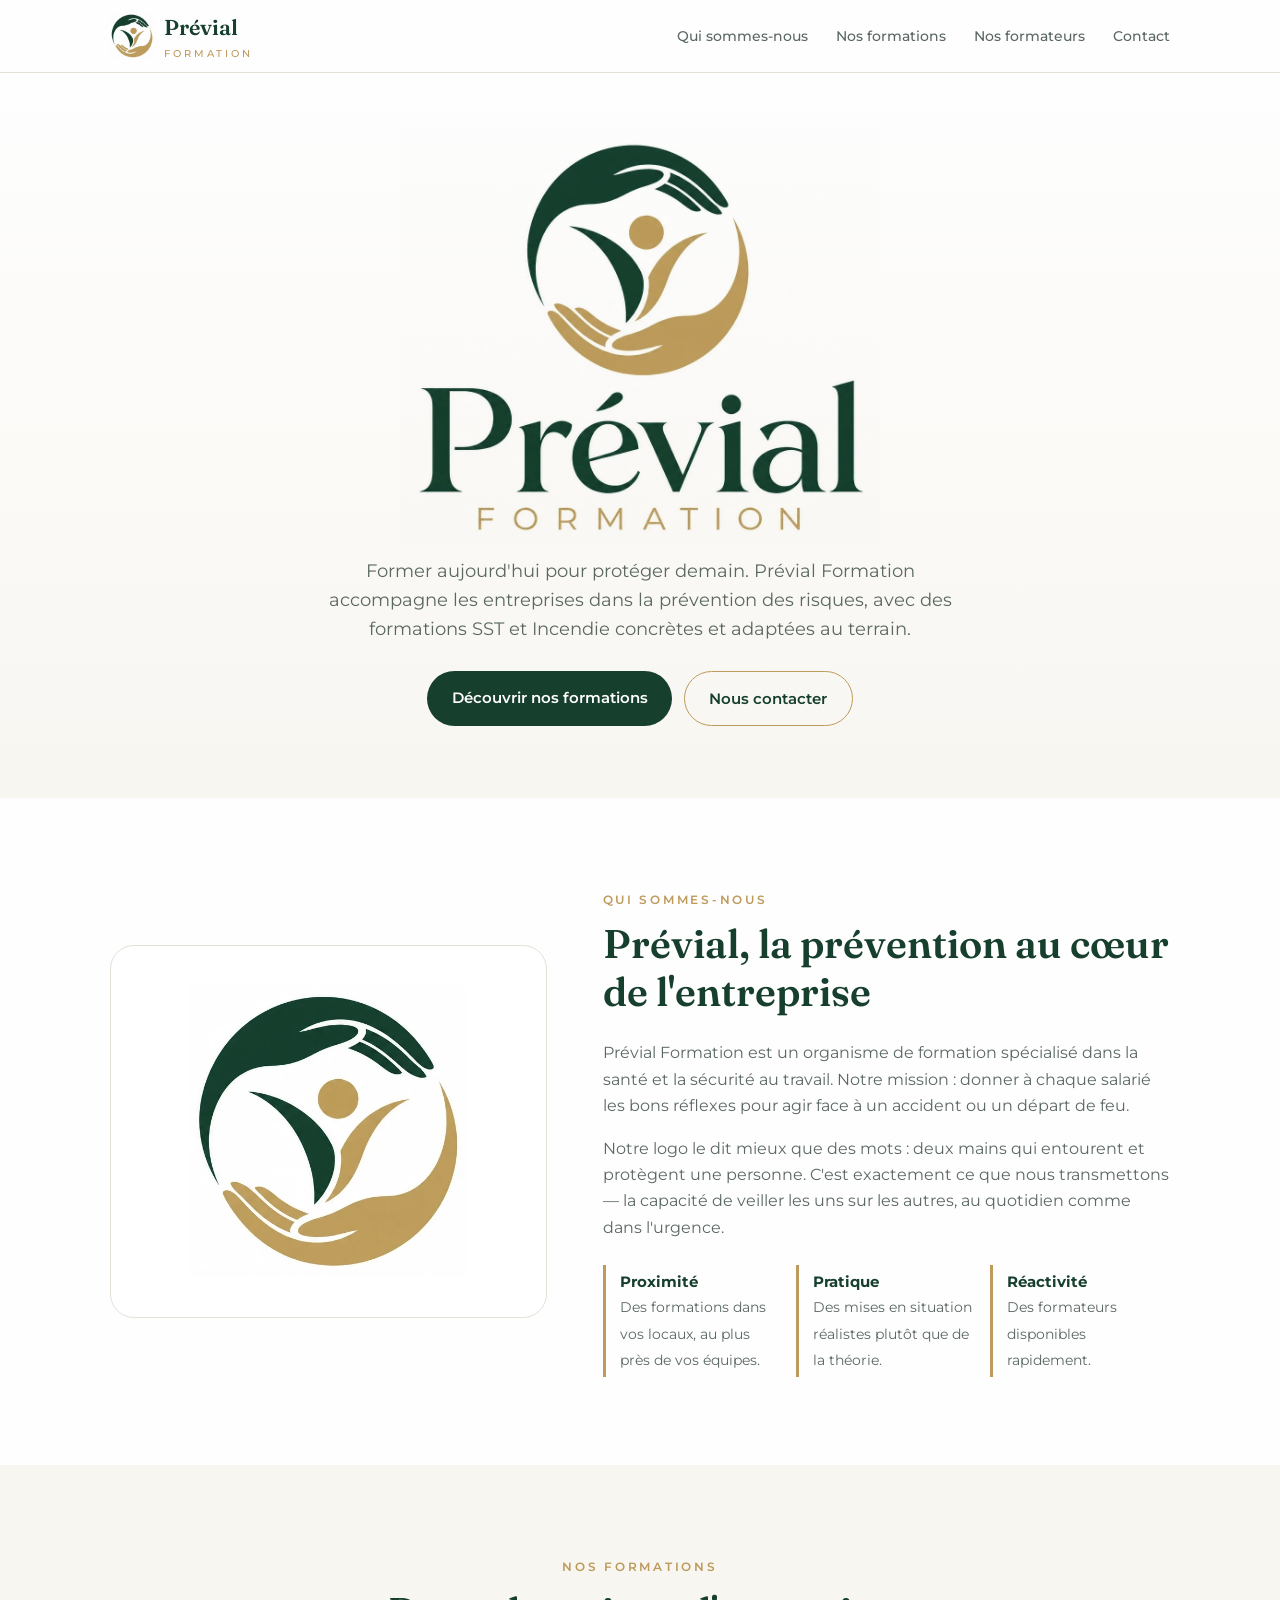
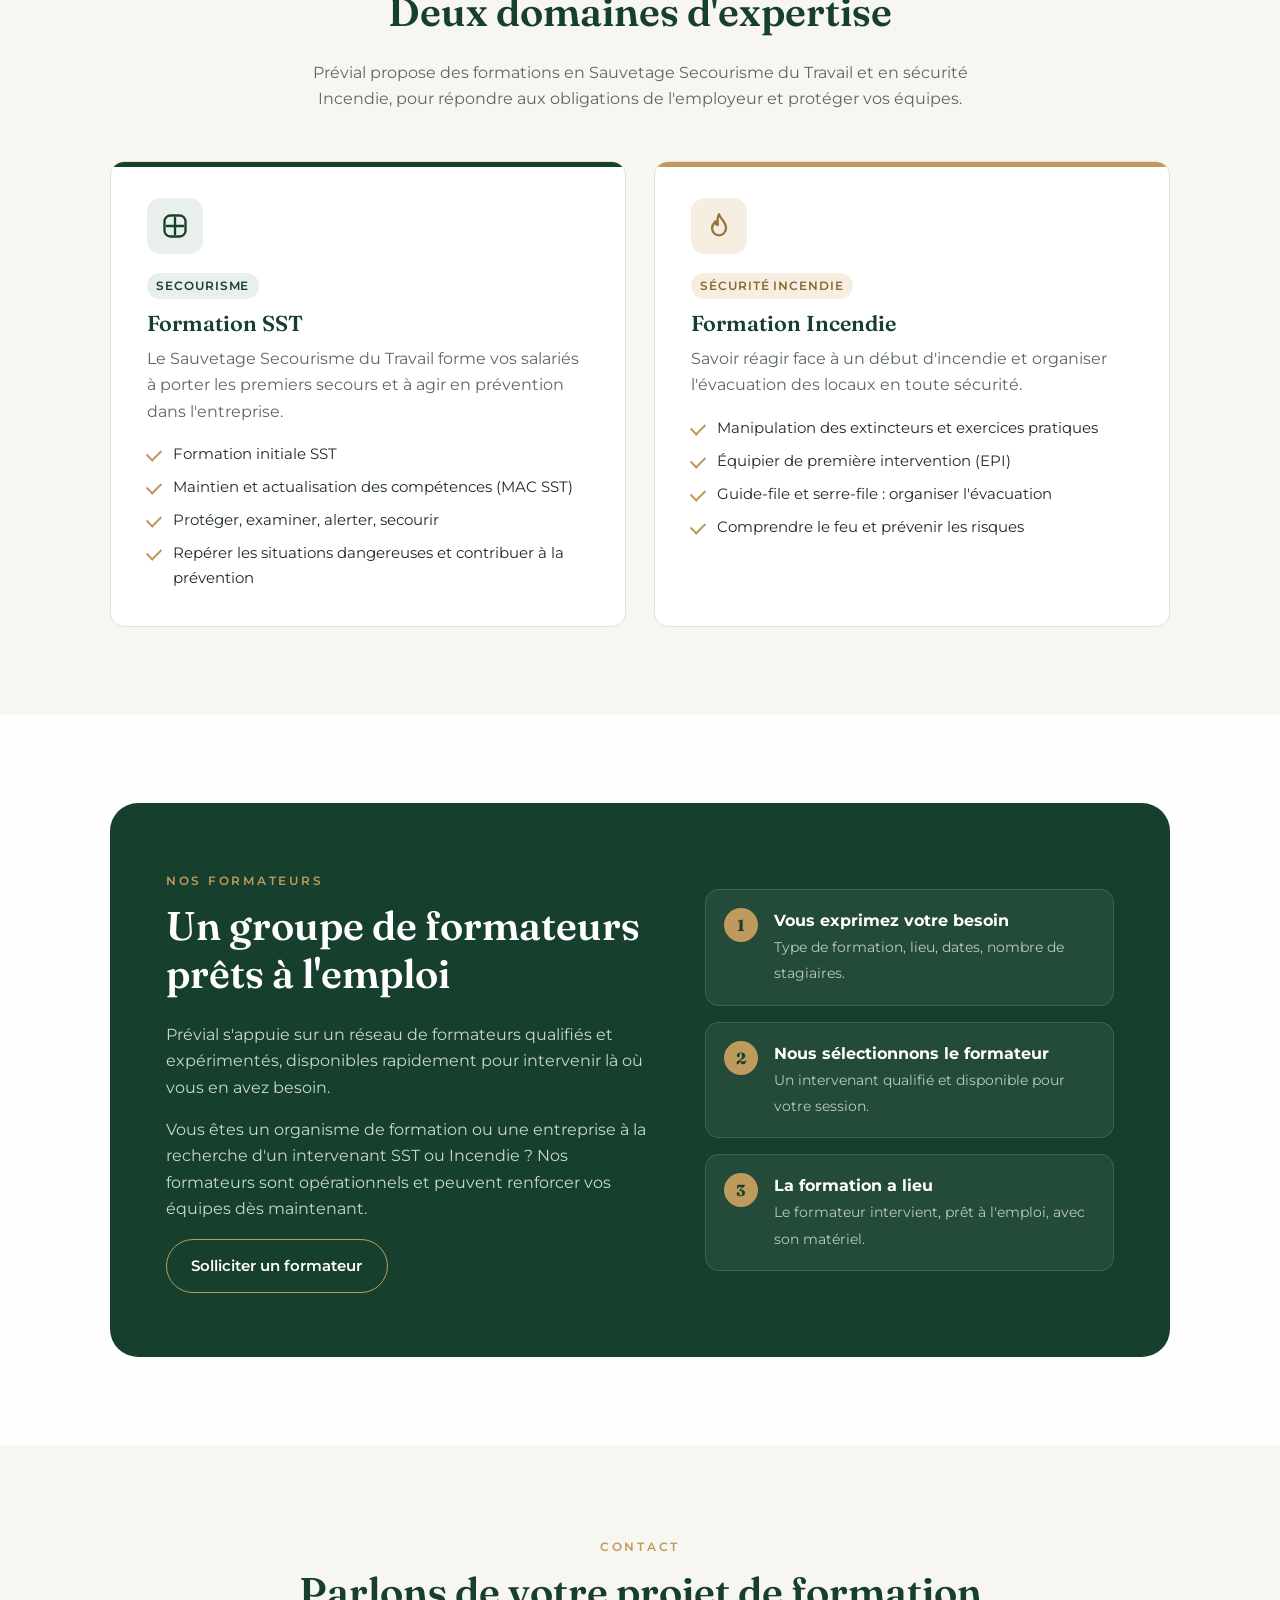
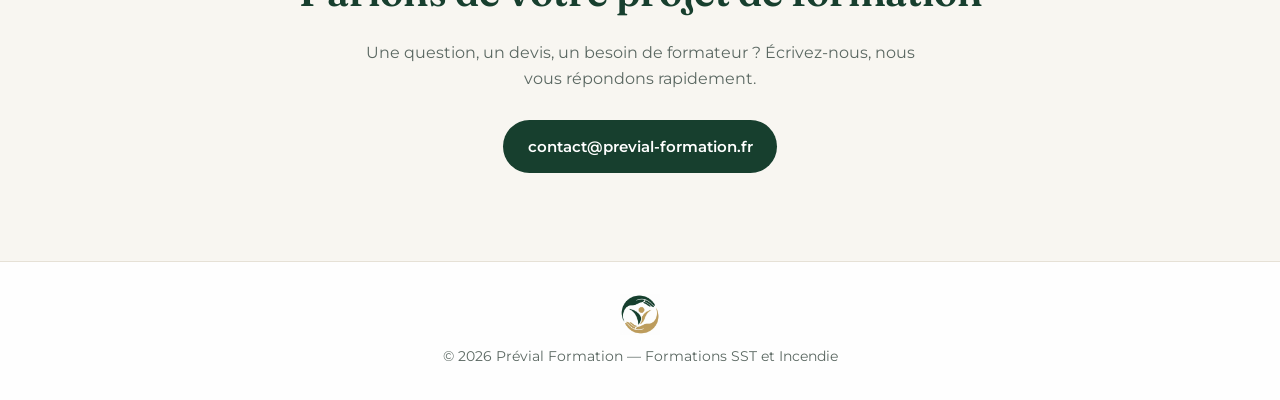
<file: previal/index.html>
<!doctype html>
<html lang="fr">
<head>
<meta charset="utf-8">
<meta name="viewport" content="width=device-width, initial-scale=1">
<title>Prévial Formation — Formations SST et Incendie</title>
<meta name="description" content="Prévial Formation, organisme de formation en Sauvetage Secourisme du Travail (SST) et sécurité incendie, avec un réseau de formateurs prêts à intervenir.">
<link rel="icon" type="image/png" href="images/favicon.png">
<meta name="theme-color" content="#173F2E">
<link rel="preconnect" href="https://fonts.googleapis.com">
<link rel="preconnect" href="https://fonts.gstatic.com" crossorigin>
<link rel="stylesheet" href="https://fonts.googleapis.com/css2?family=Fraunces:opsz,wght@9..144,400;9..144,600&family=Montserrat:wght@400;500;600&display=swap">
<style>
:root{
  --green:#173F2E;
  --green-2:#22553F;
  --gold:#BE9A5C;
  --gold-soft:#F5EEE1;
  --bg:#FEFEFE;
  --bg-alt:#F8F6F1;
  --text:#1E2B25;
  --muted:#5B6862;
  --border:#E6E1D6;
  --r:14px;
}
*{box-sizing:border-box;margin:0;padding:0}
html{scroll-behavior:smooth}
body{font-family:"Montserrat",system-ui,sans-serif;color:var(--text);background:var(--bg);line-height:1.65;font-size:16px}
img{max-width:100%;display:block;mix-blend-mode:multiply}
a{color:inherit}
.wrap{max-width:1100px;margin:0 auto;padding:0 20px}
h1,h2,h3{font-family:"Fraunces",Georgia,serif;font-weight:600;color:var(--green);line-height:1.2}
h2{font-size:clamp(1.8rem,4vw,2.5rem);margin-bottom:.6em}
h3{font-size:1.35rem;margin-bottom:.4em}
.eyebrow{display:inline-block;font-size:.78rem;letter-spacing:.22em;text-transform:uppercase;color:var(--gold);font-weight:600;margin-bottom:.8em}
.btn{display:inline-block;padding:.9em 1.6em;border-radius:999px;font-weight:600;text-decoration:none;font-size:.95rem;transition:.2s}
.btn-primary{background:var(--green);color:#fff}
.btn-primary:hover{background:var(--green-2)}
.btn-ghost{border:1.5px solid var(--gold);color:var(--green)}
.btn-ghost:hover{background:var(--gold-soft)}

/* Header */
header{position:sticky;top:0;z-index:10;background:rgba(254,254,254,.94);backdrop-filter:blur(8px);border-bottom:1px solid var(--border)}
.nav{display:flex;align-items:center;justify-content:space-between;height:72px}
.brand{display:flex;align-items:center;gap:10px;text-decoration:none}
.brand img{width:44px;height:auto}
.brand span{font-family:"Fraunces",serif;font-size:1.35rem;font-weight:600;color:var(--green)}
.brand small{display:block;font-family:"Montserrat";font-size:.6rem;letter-spacing:.3em;color:var(--gold);font-weight:500}
nav ul{display:flex;gap:28px;list-style:none}
nav a{text-decoration:none;font-size:.9rem;font-weight:500;color:var(--muted)}
nav a:hover{color:var(--green)}
@media(max-width:760px){nav ul{display:none}}

/* Hero */
.hero{padding:56px 0 72px;text-align:center;background:linear-gradient(180deg,var(--bg) 0%,var(--bg-alt) 100%)}
.hero img{width:min(480px,100%);margin:0 auto 12px}
.hero p.lead{max-width:640px;margin:0 auto 28px;font-size:1.1rem;color:var(--muted)}
.hero .ctas{display:flex;gap:12px;justify-content:center;flex-wrap:wrap}

section{padding:88px 0}
section.alt{background:var(--bg-alt)}

/* Qui sommes-nous */
.about{display:grid;grid-template-columns:1fr 1.3fr;gap:56px;align-items:center}
.about-visual{background:#fff;border:1px solid var(--border);border-radius:24px;padding:40px;display:flex;justify-content:center}
.about-visual img{width:min(280px,100%)}
.about p{color:var(--muted);margin-bottom:1em}
.values{display:grid;grid-template-columns:repeat(3,1fr);gap:14px;margin-top:24px}
.value{border-left:3px solid var(--gold);padding:4px 0 4px 14px}
.value strong{display:block;color:var(--green);font-size:.95rem}
.value span{font-size:.85rem;color:var(--muted)}
@media(max-width:860px){.about{grid-template-columns:1fr;gap:32px}.values{grid-template-columns:1fr}}

/* Formations */
.center{text-align:center;max-width:680px;margin:0 auto 48px}
.center p{color:var(--muted)}
.cards{display:grid;grid-template-columns:1fr 1fr;gap:28px}
.card{background:#fff;border:1px solid var(--border);border-radius:var(--r);padding:36px;position:relative;overflow:hidden}
.card::before{content:"";position:absolute;inset:0 0 auto 0;height:5px;background:var(--green)}
.card.fire::before{background:var(--gold)}
.icon{width:56px;height:56px;border-radius:14px;display:grid;place-items:center;background:#E9F0EC;color:var(--green);margin-bottom:18px}
.card.fire .icon{background:var(--gold-soft);color:#9A7638}
.card p{color:var(--muted);margin-bottom:16px}
.card ul{list-style:none;display:grid;gap:8px}
.card li{padding-left:26px;position:relative;font-size:.95rem}
.card li::before{content:"";position:absolute;left:0;top:.55em;width:12px;height:7px;border-left:2px solid var(--gold);border-bottom:2px solid var(--gold);transform:rotate(-45deg)}
.tag{display:inline-block;font-size:.72rem;font-weight:600;letter-spacing:.08em;text-transform:uppercase;color:var(--green);background:#E9F0EC;padding:.3em .8em;border-radius:999px;margin-bottom:12px}
.card.fire .tag{color:#8A6930;background:var(--gold-soft)}
@media(max-width:760px){.cards{grid-template-columns:1fr}.card{padding:28px}}

/* Formateurs */
.trainers{background:var(--green);color:#E9F0EC;border-radius:28px;padding:64px 56px;display:grid;grid-template-columns:1.2fr 1fr;gap:48px;align-items:center}
.trainers h2{color:#fff}
.trainers .eyebrow{color:var(--gold)}
.trainers p{color:#C9D8CF;margin-bottom:1em}
.steps{display:grid;gap:16px}
.step{display:flex;gap:16px;align-items:flex-start;background:rgba(255,255,255,.06);border:1px solid rgba(255,255,255,.12);border-radius:var(--r);padding:18px}
.step b{flex:none;width:34px;height:34px;border-radius:50%;background:var(--gold);color:var(--green);display:grid;place-items:center;font-family:"Fraunces",serif}
.step strong{display:block;color:#fff;font-size:.98rem}
.step span{font-size:.88rem;color:#B9CBC0}
@media(max-width:860px){.trainers{grid-template-columns:1fr;padding:40px 24px;border-radius:20px}}

/* Contact */
.contact{text-align:center}
.contact p{color:var(--muted);max-width:560px;margin:0 auto 28px}

footer{border-top:1px solid var(--border);padding:32px 0;text-align:center;font-size:.85rem;color:var(--muted)}
footer img{width:40px;margin:0 auto 10px}
</style>
</head>
<body>

<header>
  <div class="wrap nav">
    <a class="brand" href="#">
      <img src="images/emblem.webp" alt="">
      <span>Prévial<small>FORMATION</small></span>
    </a>
    <nav>
      <ul>
        <li><a href="#qui-sommes-nous">Qui sommes-nous</a></li>
        <li><a href="#formations">Nos formations</a></li>
        <li><a href="#formateurs">Nos formateurs</a></li>
        <li><a href="#contact">Contact</a></li>
      </ul>
    </nav>
  </div>
</header>

<main>
  <div class="hero">
    <div class="wrap">
      <img src="images/logo-previal.webp" alt="Prévial Formation">
      <p class="lead">Former aujourd'hui pour protéger demain. Prévial Formation accompagne les entreprises dans la prévention des risques, avec des formations SST et Incendie concrètes et adaptées au terrain.</p>
      <div class="ctas">
        <a class="btn btn-primary" href="#formations">Découvrir nos formations</a>
        <a class="btn btn-ghost" href="#contact">Nous contacter</a>
      </div>
    </div>
  </div>

  <section id="qui-sommes-nous">
    <div class="wrap about">
      <div class="about-visual">
        <img src="images/emblem.webp" alt="Emblème Prévial Formation : deux mains protégeant une personne">
      </div>
      <div>
        <span class="eyebrow">Qui sommes-nous</span>
        <h2>Prévial, la prévention au cœur de l'entreprise</h2>
        <p>Prévial Formation est un organisme de formation spécialisé dans la santé et la sécurité au travail. Notre mission : donner à chaque salarié les bons réflexes pour agir face à un accident ou un départ de feu.</p>
        <p>Notre logo le dit mieux que des mots : deux mains qui entourent et protègent une personne. C'est exactement ce que nous transmettons — la capacité de veiller les uns sur les autres, au quotidien comme dans l'urgence.</p>
        <div class="values">
          <div class="value"><strong>Proximité</strong><span>Des formations dans vos locaux, au plus près de vos équipes.</span></div>
          <div class="value"><strong>Pratique</strong><span>Des mises en situation réalistes plutôt que de la théorie.</span></div>
          <div class="value"><strong>Réactivité</strong><span>Des formateurs disponibles rapidement.</span></div>
        </div>
      </div>
    </div>
  </section>

  <section id="formations" class="alt">
    <div class="wrap">
      <div class="center">
        <span class="eyebrow">Nos formations</span>
        <h2>Deux domaines d'expertise</h2>
        <p>Prévial propose des formations en Sauvetage Secourisme du Travail et en sécurité Incendie, pour répondre aux obligations de l'employeur et protéger vos équipes.</p>
      </div>
      <div class="cards">
        <article class="card">
          <div class="icon" aria-hidden="true">
            <svg width="28" height="28" viewBox="0 0 24 24" fill="none" stroke="currentColor" stroke-width="2" stroke-linecap="round"><path d="M12 5v14M5 12h14"/><rect x="3" y="3" width="18" height="18" rx="5"/></svg>
          </div>
          <span class="tag">Secourisme</span>
          <h3>Formation SST</h3>
          <p>Le Sauvetage Secourisme du Travail forme vos salariés à porter les premiers secours et à agir en prévention dans l'entreprise.</p>
          <ul>
            <li>Formation initiale SST</li>
            <li>Maintien et actualisation des compétences (MAC SST)</li>
            <li>Protéger, examiner, alerter, secourir</li>
            <li>Repérer les situations dangereuses et contribuer à la prévention</li>
          </ul>
        </article>
        <article class="card fire">
          <div class="icon" aria-hidden="true">
            <svg width="28" height="28" viewBox="0 0 24 24" fill="none" stroke="currentColor" stroke-width="2" stroke-linecap="round" stroke-linejoin="round"><path d="M12 2c1 4 6 6 6 12a6 6 0 0 1-12 0c0-3 2-5 3-6 0 2 1 3 2 3 0-3-1-6 1-9z"/></svg>
          </div>
          <span class="tag">Sécurité incendie</span>
          <h3>Formation Incendie</h3>
          <p>Savoir réagir face à un début d'incendie et organiser l'évacuation des locaux en toute sécurité.</p>
          <ul>
            <li>Manipulation des extincteurs et exercices pratiques</li>
            <li>Équipier de première intervention (EPI)</li>
            <li>Guide-file et serre-file : organiser l'évacuation</li>
            <li>Comprendre le feu et prévenir les risques</li>
          </ul>
        </article>
      </div>
    </div>
  </section>

  <section id="formateurs">
    <div class="wrap">
      <div class="trainers">
        <div>
          <span class="eyebrow">Nos formateurs</span>
          <h2>Un groupe de formateurs prêts à l'emploi</h2>
          <p>Prévial s'appuie sur un réseau de formateurs qualifiés et expérimentés, disponibles rapidement pour intervenir là où vous en avez besoin.</p>
          <p>Vous êtes un organisme de formation ou une entreprise à la recherche d'un intervenant SST ou Incendie ? Nos formateurs sont opérationnels et peuvent renforcer vos équipes dès maintenant.</p>
          <a class="btn btn-ghost" style="color:#fff" href="#contact">Solliciter un formateur</a>
        </div>
        <div class="steps">
          <div class="step"><b>1</b><div><strong>Vous exprimez votre besoin</strong><span>Type de formation, lieu, dates, nombre de stagiaires.</span></div></div>
          <div class="step"><b>2</b><div><strong>Nous sélectionnons le formateur</strong><span>Un intervenant qualifié et disponible pour votre session.</span></div></div>
          <div class="step"><b>3</b><div><strong>La formation a lieu</strong><span>Le formateur intervient, prêt à l'emploi, avec son matériel.</span></div></div>
        </div>
      </div>
    </div>
  </section>

  <section id="contact" class="alt contact">
    <div class="wrap">
      <span class="eyebrow">Contact</span>
      <h2>Parlons de votre projet de formation</h2>
      <p>Une question, un devis, un besoin de formateur ? Écrivez-nous, nous vous répondons rapidement.</p>
      <a class="btn btn-primary" href="mailto:contact@previal-formation.fr">contact@previal-formation.fr</a>
    </div>
  </section>
</main>

<footer>
  <img src="images/emblem.webp" alt="">
  © <span id="y">2026</span> Prévial Formation — Formations SST et Incendie
</footer>
<script>document.getElementById('y').textContent=new Date().getFullYear()</script>
</body>
</html>
</file>
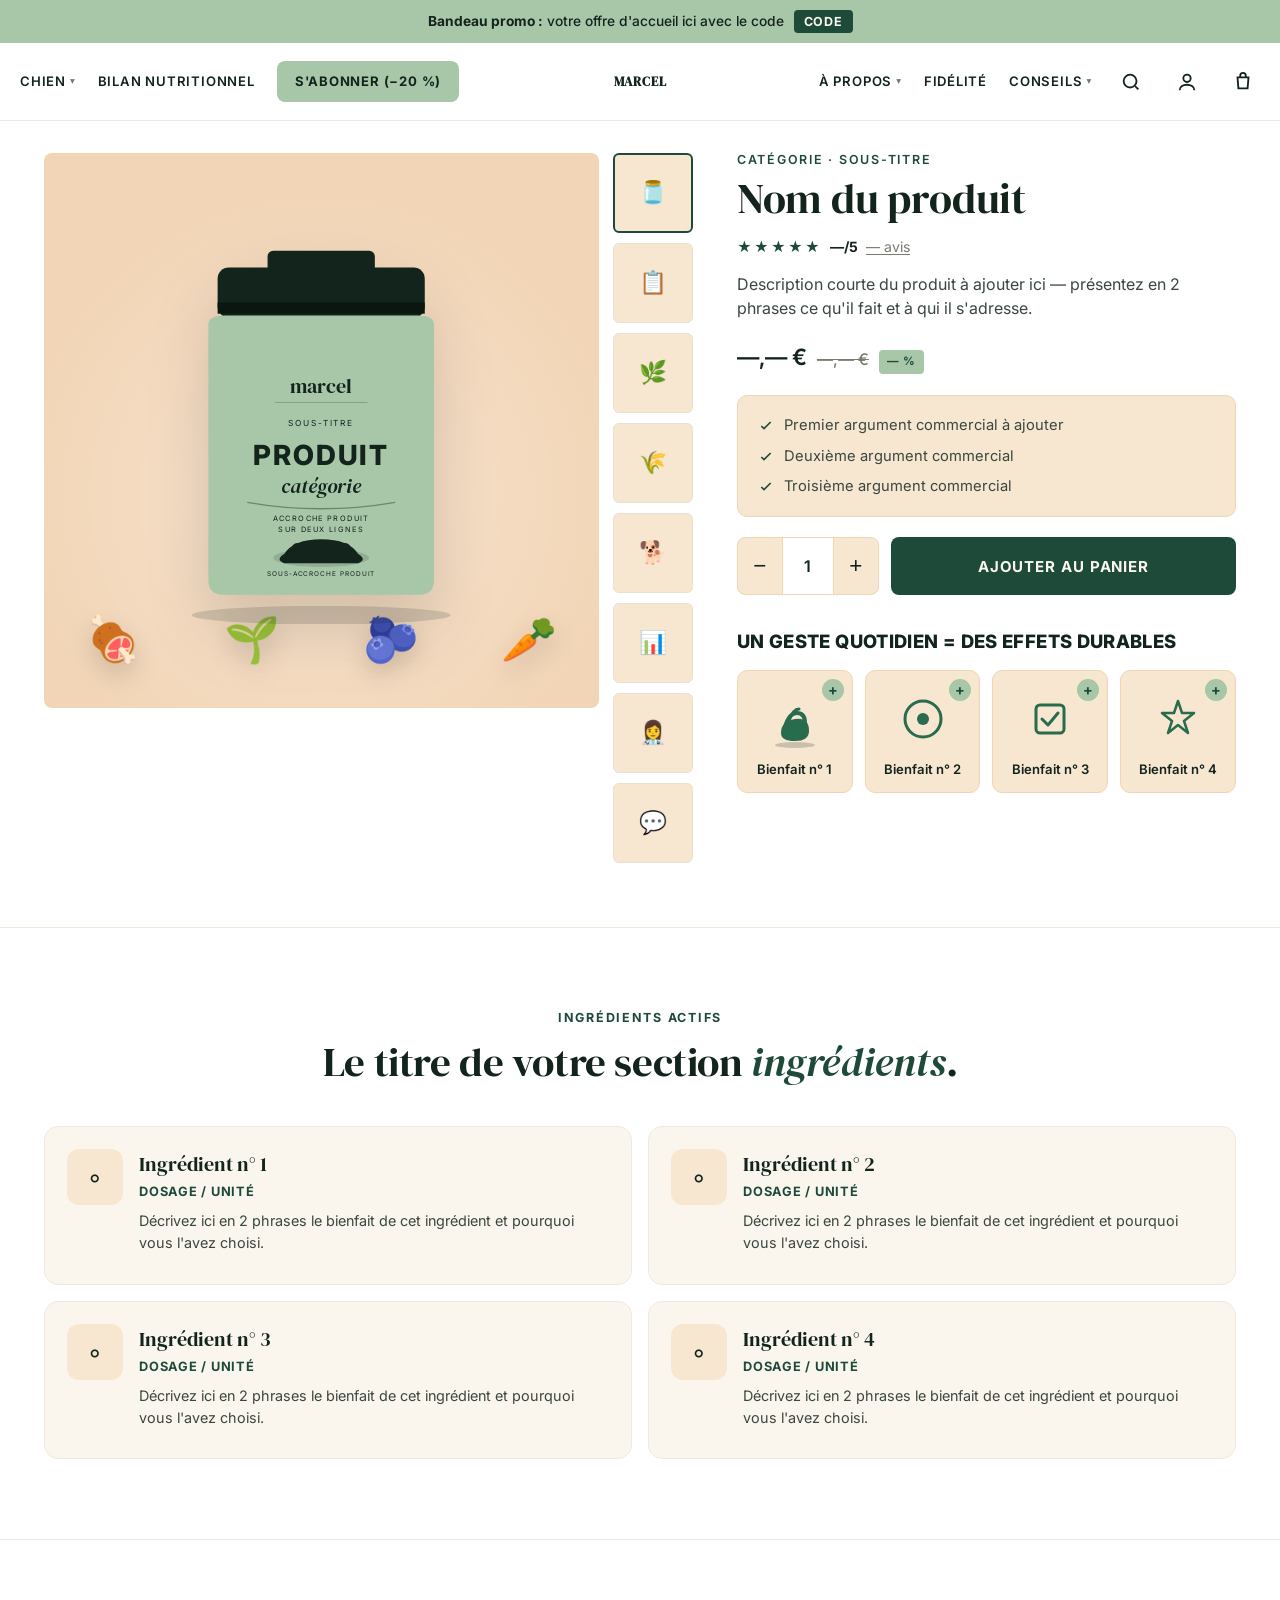
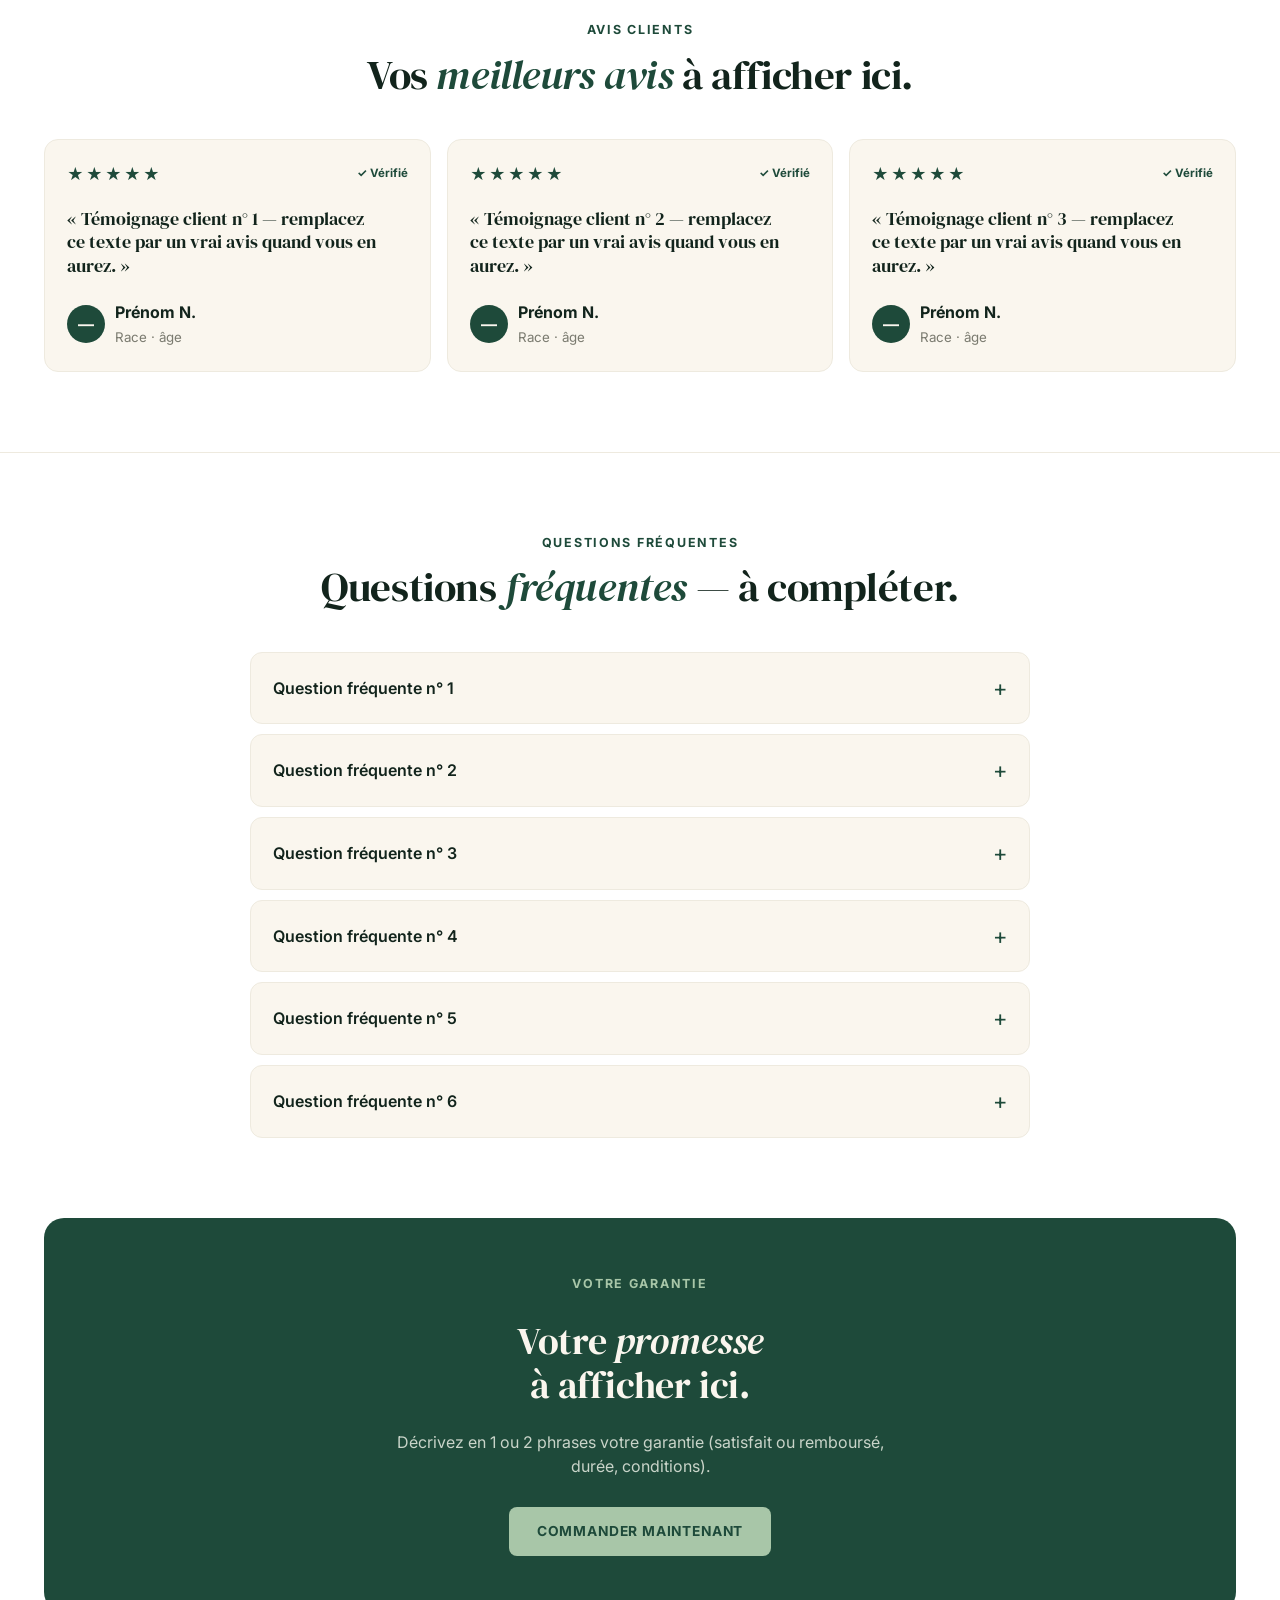
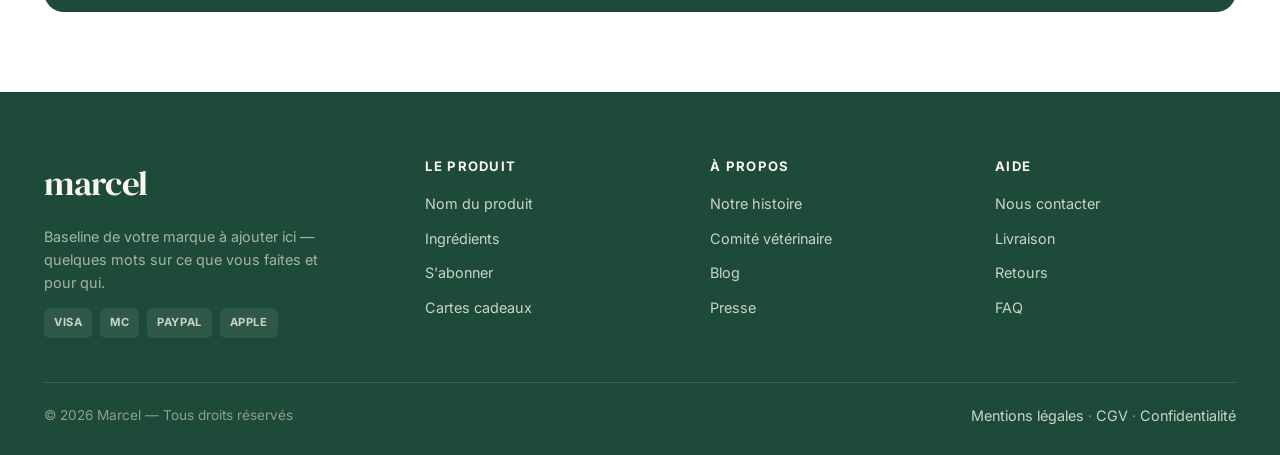
<file: projet-2/index.html>
<!doctype html>
<html lang="fr">
<head>
<meta charset="utf-8" />
<meta name="viewport" content="width=device-width,initial-scale=1" />
<title>Marcel — Complément pour chien</title>
<meta name="description" content="Description du produit à compléter." />
<link rel="preconnect" href="https://fonts.googleapis.com">
<link rel="preconnect" href="https://fonts.gstatic.com" crossorigin>
<link href="https://fonts.googleapis.com/css2?family=DM+Serif+Display:ital@0;1&family=Inter:wght@400;500;600;700;800&display=swap" rel="stylesheet">
<style>
  :root{
    --bg:#ffffff;
    --peach:#f2d5b6;
    --peach-soft:#f7e6d0;
    --cream:#faf6ee;
    --ink:#12241c;
    --ink-2:#3a473f;
    --muted:#7a7a6f;
    --line:#e8e2d6;
    --line-2:#eeeadf;
    --forest:#1e4a3a;
    --forest-2:#296b4d;
    --sage:#a8c6a8;
    --mint:#c9dcc4;
    --amber:#c9843a;
    --shadow-sm: 0 1px 2px rgba(20,15,5,.04);
    --shadow: 0 1px 2px rgba(20,15,5,.04), 0 12px 32px rgba(20,15,5,.06);
    --radius: 20px;
  }
  *{box-sizing:border-box}
  html,body{margin:0;padding:0}
  html{scroll-behavior:smooth}
  body{
    font-family:'Inter',system-ui,-apple-system,Segoe UI,Roboto,sans-serif;
    color:var(--ink);
    background:var(--bg);
    line-height:1.55;
    -webkit-font-smoothing:antialiased;
  }
  ::selection{background:var(--forest);color:var(--cream)}

  h1,h2,h3,h4{
    font-family:'DM Serif Display', Georgia, serif;
    font-weight:400;
    letter-spacing:-.005em;
    margin:0;
    text-wrap:balance;
    color:var(--ink);
  }
  h1{font-size:clamp(1.9rem,3.6vw,2.6rem);line-height:1.1}
  h2{font-size:clamp(1.5rem,2.6vw,2rem);line-height:1.15;text-transform:uppercase;letter-spacing:.02em;font-family:'Inter',sans-serif;font-weight:800;font-size:1.2rem}
  h3{font-size:1.1rem;font-weight:600;font-family:'Inter',sans-serif;letter-spacing:-.005em}
  p{margin:.5em 0;text-wrap:pretty}
  a{color:inherit}
  img,svg{max-width:100%;display:block}

  .container{max-width:1240px;margin:0 auto;padding:0 24px}

  /* Announcement bar */
  .announce{
    background:var(--sage);
    color:var(--ink);
    padding:10px 16px;
    text-align:center;
    font-size:.86rem;
    font-weight:500;
  }
  .announce strong{font-weight:700}
  .announce .code{
    background:var(--forest);color:var(--cream);
    padding:2px 10px;border-radius:4px;
    font-weight:700;letter-spacing:.06em;font-size:.78rem;
    margin-left:6px;
    display:inline-block;
  }

  /* Header */
  header.site{
    background:var(--bg);
    border-bottom:1px solid var(--line-2);
    position:sticky;top:0;z-index:60;
  }
  .nav{
    display:grid;grid-template-columns:1fr auto 1fr;
    align-items:center;padding:18px 0;gap:20px;
  }
  .nav-left, .nav-right{display:flex;align-items:center;gap:22px}
  .nav-right{justify-content:flex-end}
  .nav a{
    text-decoration:none;color:var(--ink);font-weight:600;font-size:.82rem;
    text-transform:uppercase;letter-spacing:.06em;
    display:flex;align-items:center;gap:4px;
  }
  .nav a:hover{color:var(--forest)}
  .nav a .caret{font-size:.6rem;opacity:.6}
  .sub-cta{
    background:var(--sage) !important;color:var(--ink) !important;
    padding:10px 18px;border-radius:8px;
    text-transform:uppercase;letter-spacing:.06em;font-size:.82rem;font-weight:700 !important;
  }
  .sub-cta:hover{background:var(--mint) !important}
  .logo{
    font-family:'DM Serif Display', serif;
    font-weight:400;font-size:2.2rem;
    color:var(--forest);
    text-decoration:none;
    letter-spacing:-.01em;
  }
  .icon-btn{
    background:none;border:0;padding:6px;cursor:pointer;color:var(--ink);
    display:grid;place-items:center;
  }
  .icon-btn svg{width:22px;height:22px}
  @media (max-width:960px){
    .nav-left a:not(.sub-cta), .nav-right a:not(.icon-btn){display:none}
  }

  /* PRODUCT HERO */
  .product{padding:32px 0 64px}
  .product-grid{
    display:grid;grid-template-columns:1.3fr 1fr;gap:44px;
    align-items:flex-start;
  }
  @media (max-width:960px){ .product-grid{grid-template-columns:1fr} }

  /* Gallery */
  .gallery{
    display:grid;grid-template-columns:1fr 80px;gap:14px;
    align-items:flex-start;
  }
  @media (max-width:520px){ .gallery{grid-template-columns:1fr} .thumbs{flex-direction:row !important;overflow-x:auto} }
  .main-img{
    aspect-ratio:1/1;background:var(--peach);border-radius:8px;
    display:grid;place-items:center;position:relative;overflow:hidden;
  }
  .main-img .sun-bg{
    position:absolute;inset:-10%;
    background:radial-gradient(circle at 50% 60%, rgba(255,255,255,.35), transparent 60%);
  }
  .main-img svg{width:70%;height:70%;filter:drop-shadow(0 30px 30px rgba(20,10,0,.15));position:relative;z-index:2}
  .food-props{
    position:absolute;bottom:6%;left:0;right:0;height:22%;
    display:flex;justify-content:space-around;align-items:flex-end;z-index:1;
  }
  .food-props span{font-size:2.8rem;filter:drop-shadow(0 10px 12px rgba(0,0,0,.15))}
  .thumbs{
    display:flex;flex-direction:column;gap:10px;
  }
  .thumb{
    aspect-ratio:1/1;background:var(--peach-soft);border-radius:6px;
    border:1px solid var(--line);cursor:pointer;
    display:grid;place-items:center;font-size:1.4rem;
    transition:border-color .15s ease, transform .15s ease;
  }
  .thumb:hover{border-color:var(--forest)}
  .thumb.active{border-color:var(--forest);border-width:2px}

  /* Buy column */
  .buy h1 small{
    display:block;font-family:'Inter',sans-serif;font-weight:600;
    color:var(--forest);font-size:.78rem;
    text-transform:uppercase;letter-spacing:.14em;
    margin-bottom:10px;
  }
  .rating-row{display:flex;align-items:center;gap:8px;margin-top:14px;font-size:.88rem}
  .rating-row .stars{color:var(--forest);letter-spacing:2px}
  .rating-row a{color:var(--muted);text-decoration:underline;text-underline-offset:2px}
  .short-desc{color:var(--ink-2);font-size:1rem;margin-top:14px;line-height:1.5}
  .price-line{margin-top:20px;font-size:1.4rem;font-weight:600;color:var(--ink);display:flex;align-items:baseline;gap:10px}
  .price-line .old{color:var(--muted);text-decoration:line-through;font-size:1rem;font-weight:500}
  .price-line .savings{background:var(--sage);color:var(--forest);font-size:.72rem;padding:3px 8px;border-radius:4px;font-weight:700;letter-spacing:.05em}

  /* Subscription offer box */
  .offer{
    background:var(--peach-soft);
    border:1px solid var(--peach);
    border-radius:10px;
    padding:18px 20px;margin-top:20px;
    display:flex;flex-direction:column;gap:8px;
  }
  .offer .row{display:flex;gap:10px;align-items:flex-start;font-size:.92rem;color:var(--ink-2)}
  .offer .row svg{width:16px;height:16px;color:var(--forest);flex:0 0 auto;margin-top:4px}
  .offer .row strong{color:var(--ink);font-weight:600}
  .offer .code{
    background:var(--sage);color:var(--forest);font-weight:700;letter-spacing:.05em;
    padding:1px 8px;border-radius:4px;font-size:.78rem;margin-left:4px;
  }

  /* Qty + add to cart */
  .buy-actions{display:flex;gap:12px;margin-top:20px}
  .qty{
    display:flex;align-items:center;background:var(--peach-soft);border-radius:8px;
    border:1px solid var(--peach);overflow:hidden;
  }
  .qty button{
    background:transparent;border:0;width:44px;height:56px;
    font-size:1.4rem;font-weight:400;color:var(--ink);cursor:pointer;
  }
  .qty button:hover{background:var(--peach)}
  .qty span{
    display:grid;place-items:center;background:var(--bg);
    width:52px;height:56px;font-weight:600;font-size:1rem;
    border-left:1px solid var(--peach);border-right:1px solid var(--peach);
  }
  .add-btn{
    flex:1;background:var(--forest);color:var(--cream);
    border:0;border-radius:8px;padding:0 24px;
    font-family:inherit;font-weight:700;font-size:.94rem;
    text-transform:uppercase;letter-spacing:.06em;cursor:pointer;
    display:flex;align-items:center;justify-content:center;gap:10px;
    transition:background .15s ease;
  }
  .add-btn:hover{background:var(--forest-2)}

  /* SECTION TITLE style */
  .sec-title{
    font-family:'Inter',sans-serif;font-weight:800;
    font-size:1.15rem;text-transform:uppercase;letter-spacing:.02em;
    color:var(--ink);
    margin:36px 0 18px;
  }

  /* Benefit cards (un geste quotidien) */
  .benefit-cards{
    display:grid;grid-template-columns:repeat(4,1fr);gap:12px;
  }
  @media (max-width:520px){ .benefit-cards{grid-template-columns:1fr 1fr} }
  .bcard{
    background:var(--peach-soft);
    border:1px solid var(--peach);
    border-radius:10px;
    padding:16px 12px 14px;text-align:center;position:relative;
    display:flex;flex-direction:column;align-items:center;gap:10px;
    cursor:pointer;transition:transform .15s ease;
  }
  .bcard:hover{transform:translateY(-2px)}
  .bcard .plus{
    position:absolute;top:8px;right:8px;
    width:22px;height:22px;border-radius:50%;
    background:var(--sage);color:var(--forest);
    display:grid;place-items:center;font-weight:700;font-size:.9rem;
  }
  .bcard .illu{width:64px;height:64px;display:grid;place-items:center}
  .bcard .illu svg{width:100%;height:100%}
  .bcard .label{font-weight:600;font-size:.82rem;color:var(--ink);line-height:1.25}

  /* Full-width sections */
  section.wide{padding:80px 0;border-top:1px solid var(--line-2)}
  @media (max-width:720px){ section.wide{padding:56px 0} }
  .wide h2.big{
    font-family:'DM Serif Display',serif;font-weight:400;
    font-size:clamp(1.8rem,3.2vw,2.6rem);text-transform:none;letter-spacing:-.01em;line-height:1.15;
    text-align:center;max-width:640px;margin:0 auto 40px;
  }
  .wide h2.big em{font-style:italic;color:var(--forest)}
  .wide .kicker{
    text-align:center;color:var(--forest);
    font-size:.78rem;text-transform:uppercase;letter-spacing:.14em;font-weight:700;
    margin-bottom:12px;
  }

  /* Ingredients */
  .ing-grid{display:grid;grid-template-columns:repeat(2,1fr);gap:16px}
  @media (max-width:720px){ .ing-grid{grid-template-columns:1fr} }
  .ing{
    background:var(--cream);border:1px solid var(--line-2);border-radius:14px;
    padding:22px;display:flex;gap:16px;
  }
  .ing .emj{
    width:56px;height:56px;border-radius:12px;background:var(--peach-soft);
    display:grid;place-items:center;font-size:26px;flex:0 0 auto;
  }
  .ing h3{font-family:'DM Serif Display',serif;font-weight:400;font-size:1.25rem;letter-spacing:0}
  .ing .dose{color:var(--forest);font-size:.8rem;font-weight:700;letter-spacing:.06em;text-transform:uppercase;margin-top:2px;font-variant-numeric:tabular-nums}
  .ing p{color:var(--ink-2);font-size:.9rem;margin-top:8px}

  /* Reviews */
  .r-grid{display:grid;grid-template-columns:repeat(3,1fr);gap:16px}
  @media (max-width:900px){ .r-grid{grid-template-columns:1fr} }
  .review{
    background:var(--cream);border:1px solid var(--line-2);border-radius:14px;
    padding:22px;display:flex;flex-direction:column;gap:12px;
  }
  .review .stars{color:var(--forest);letter-spacing:2px}
  .review .q{font-family:'DM Serif Display',serif;font-weight:400;font-size:1.1rem;line-height:1.35}
  .review .who{display:flex;align-items:center;gap:10px;margin-top:auto}
  .av{width:38px;height:38px;border-radius:50%;background:var(--forest);color:var(--cream);display:grid;place-items:center;font-weight:700}
  .who small{color:var(--muted)}
  .verified{margin-left:auto;color:var(--forest);font-size:.72rem;font-weight:700}

  /* FAQ */
  .faq-list{max-width:780px;margin:0 auto;display:flex;flex-direction:column;gap:10px}
  details{background:var(--cream);border:1px solid var(--line-2);border-radius:12px;padding:18px 22px}
  details[open]{border-color:var(--forest)}
  details summary{list-style:none;font-weight:600;font-size:1rem;display:flex;justify-content:space-between;align-items:center;gap:16px;cursor:pointer}
  details summary::-webkit-details-marker{display:none}
  details summary::after{content:"+";color:var(--forest);font-size:1.4rem;font-weight:400}
  details[open] summary::after{content:"−"}
  details p{color:var(--ink-2);margin-top:10px;max-width:65ch}

  /* Guarantee */
  .gua-band{
    background:var(--forest);color:var(--cream);
    padding:56px 40px;border-radius:20px;text-align:center;
    display:flex;flex-direction:column;align-items:center;gap:14px;
  }
  .gua-band .kicker{color:var(--sage)}
  .gua-band h2{color:var(--cream);font-family:'DM Serif Display',serif;font-weight:400;font-size:clamp(1.8rem,3vw,2.4rem);letter-spacing:-.005em;text-transform:none;max-width:22ch}
  .gua-band p{color:#c9d4c9;max-width:52ch}
  .gua-band .btn-w{
    background:var(--sage);color:var(--forest);
    padding:14px 28px;border-radius:8px;
    text-transform:uppercase;letter-spacing:.06em;
    font-weight:700;font-size:.86rem;
    text-decoration:none;margin-top:6px;
  }
  .gua-band .btn-w:hover{background:var(--mint)}

  /* Footer */
  footer{background:var(--forest);color:#c9d4c9;padding:64px 0 28px;margin-top:0}
  .foot-grid{display:grid;grid-template-columns:1.4fr 1fr 1fr 1fr;gap:44px}
  @media (max-width:800px){ .foot-grid{grid-template-columns:1fr 1fr;gap:32px} }
  footer h4{color:var(--cream);font-size:.82rem;margin:0 0 14px;text-transform:uppercase;letter-spacing:.1em;font-family:'Inter',sans-serif;font-weight:700}
  footer .logo{font-size:2.2rem;color:var(--cream)}
  footer .brand-desc{color:#a5b5a5;font-size:.9rem;max-width:34ch;margin-top:14px;line-height:1.6}
  footer ul{list-style:none;padding:0;margin:0;display:flex;flex-direction:column;gap:10px}
  footer a{color:#c9d4c9;text-decoration:none;font-size:.9rem}
  footer a:hover{color:var(--cream);text-decoration:underline}
  .payments{display:flex;gap:8px;margin-top:14px}
  .pay{padding:6px 10px;background:rgba(255,255,255,.08);border-radius:6px;font-size:.7rem;font-weight:700;letter-spacing:.05em;color:#c9d4c9}
  .foot-bottom{border-top:1px solid rgba(255,255,255,.12);margin-top:44px;padding-top:22px;display:flex;justify-content:space-between;gap:12px;flex-wrap:wrap;font-size:.85rem;color:#8ca08c}

  /* Toast */
  .toast{
    position:fixed;bottom:24px;left:50%;transform:translateX(-50%) translateY(20px);
    background:var(--ink);color:var(--cream);padding:14px 22px;border-radius:8px;
    font-weight:500;font-size:.92rem;opacity:0;pointer-events:none;transition:all .28s ease;z-index:100;
  }
  .toast.show{opacity:1;transform:translateX(-50%) translateY(0)}

  /* Reveal */
  .reveal{opacity:0;transform:translateY(14px);transition:opacity .6s ease, transform .6s ease}
  .reveal.in{opacity:1;transform:none}
  @media (prefers-reduced-motion: reduce){.reveal{opacity:1;transform:none}}
</style>
</head>
<body>

<!-- Announcement -->
<div class="announce">
  <strong>Bandeau promo :</strong> votre offre d'accueil ici avec le code
  <span class="code">CODE</span>
</div>

<!-- Header -->
<header class="site">
  <div class="container nav">
    <div class="nav-left">
      <a href="#">Chien <span class="caret">▾</span></a>
      <a href="#">Bilan nutritionnel</a>
      <a href="#" class="sub-cta">S'abonner (−20 %)</a>
    </div>
    <a href="#" class="logo">marcel</a>
    <div class="nav-right">
      <a href="#">À propos <span class="caret">▾</span></a>
      <a href="#">Fidélité</a>
      <a href="#">Conseils <span class="caret">▾</span></a>
      <button class="icon-btn" aria-label="Recherche"><svg viewBox="0 0 24 24" fill="none" stroke="currentColor" stroke-width="2"><circle cx="11" cy="11" r="7"/><path d="m20 20-3.5-3.5"/></svg></button>
      <button class="icon-btn" aria-label="Compte"><svg viewBox="0 0 24 24" fill="none" stroke="currentColor" stroke-width="2"><circle cx="12" cy="8" r="4"/><path d="M4 21c0-4 4-6 8-6s8 2 8 6"/></svg></button>
      <button class="icon-btn" aria-label="Panier"><svg viewBox="0 0 24 24" fill="none" stroke="currentColor" stroke-width="2"><path d="M6 7h12l-1 12H7z"/><path d="M9 7V5a3 3 0 0 1 6 0v2"/></svg></button>
    </div>
  </div>
</header>

<main id="top">

  <!-- PRODUCT -->
  <section class="product">
    <div class="container product-grid">

      <!-- GALLERY -->
      <div class="gallery">
        <div class="main-img" id="mainImg">
          <div class="sun-bg"></div>
          <svg viewBox="0 0 400 420" aria-hidden="true">
            <!-- shadow -->
            <ellipse cx="200" cy="410" rx="140" ry="10" fill="#12241c" opacity=".15"/>
            <!-- lid -->
            <rect x="88" y="34" width="224" height="54" rx="12" fill="#12241c"/>
            <rect x="88" y="72" width="224" height="12" fill="#0a1610"/>
            <rect x="142" y="16" width="116" height="26" rx="6" fill="#12241c"/>
            <!-- jar body -->
            <path d="M78 96 Q78 86 96 86 L304 86 Q322 86 322 96 L322 372 Q322 388 306 388 L94 388 Q78 388 78 372 Z" fill="#a8c6a8"/>
            <!-- label area -->
            <rect x="98" y="140" width="204" height="210" rx="4" fill="#a8c6a8"/>
            <!-- brand -->
            <text x="200" y="170" text-anchor="middle" font-family="DM Serif Display, serif" font-size="22" fill="#12241c">marcel</text>
            <line x1="150" y1="180" x2="250" y2="180" stroke="#12241c" stroke-width="1" opacity=".25"/>
            <text x="200" y="205" text-anchor="middle" font-family="Inter, sans-serif" font-size="9" fill="#12241c" letter-spacing="2">SOUS-TITRE</text>
            <!-- Big word -->
            <text x="200" y="248" text-anchor="middle" font-family="Inter, sans-serif" font-size="30" font-weight="800" fill="#12241c" letter-spacing="2">PRODUIT</text>
            <text x="200" y="278" text-anchor="middle" font-family="DM Serif Display, serif" font-style="italic" font-size="22" fill="#12241c">catégorie</text>
            <!-- underline curve -->
            <path d="M120 288 Q200 302 280 288" fill="none" stroke="#12241c" stroke-width="1.5" opacity=".4"/>
            <text x="200" y="308" text-anchor="middle" font-family="Inter, sans-serif" font-size="8" fill="#12241c" letter-spacing="1.5">ACCROCHE PRODUIT</text>
            <text x="200" y="320" text-anchor="middle" font-family="Inter, sans-serif" font-size="8" fill="#12241c" letter-spacing="1.5">SUR DEUX LIGNES</text>
            <!-- dog illustration -->
            <g transform="translate(140,330)">
              <ellipse cx="60" cy="18" rx="52" ry="10" fill="#12241c" opacity=".15"/>
              <path d="M20 14 Q30 -2 60 -2 Q90 -2 100 14 Q110 20 100 24 L20 24 Q10 20 20 14 Z" fill="#12241c"/>
              <circle cx="34" cy="8" r="6" fill="#12241c"/>
              <circle cx="86" cy="8" r="6" fill="#12241c"/>
            </g>
            <!-- bottom small text -->
            <text x="200" y="368" text-anchor="middle" font-family="Inter, sans-serif" font-size="7" fill="#12241c" letter-spacing="1">SOUS-ACCROCHE PRODUIT</text>
          </svg>
          <div class="food-props">
            <span>🍖</span>
            <span>🌱</span>
            <span>🫐</span>
            <span>🥕</span>
          </div>
        </div>
        <div class="thumbs">
          <div class="thumb active">🫙</div>
          <div class="thumb">📋</div>
          <div class="thumb">🌿</div>
          <div class="thumb">🌾</div>
          <div class="thumb">🐕</div>
          <div class="thumb">📊</div>
          <div class="thumb">👩‍⚕️</div>
          <div class="thumb">💬</div>
        </div>
      </div>

      <!-- BUY -->
      <div class="buy">
        <h1>
          <small>Catégorie · Sous-titre</small>
          Nom du produit
        </h1>
        <div class="rating-row">
          <span class="stars">★★★★★</span>
          <strong>—/5</strong>
          <a href="#avis">— avis</a>
        </div>
        <p class="short-desc">Description courte du produit à ajouter ici — présentez en 2 phrases ce qu'il fait et à qui il s'adresse.</p>

        <div class="price-line">
          <span>—,— €</span>
          <span class="old">—,— €</span>
          <span class="savings">— %</span>
        </div>

        <div class="offer">
          <div class="row">
            <svg viewBox="0 0 24 24" fill="none" stroke="currentColor" stroke-width="2.5"><path d="M5 12l4 4 10-10"/></svg>
            <div>Premier argument commercial à ajouter</div>
          </div>
          <div class="row">
            <svg viewBox="0 0 24 24" fill="none" stroke="currentColor" stroke-width="2.5"><path d="M5 12l4 4 10-10"/></svg>
            <div>Deuxième argument commercial</div>
          </div>
          <div class="row">
            <svg viewBox="0 0 24 24" fill="none" stroke="currentColor" stroke-width="2.5"><path d="M5 12l4 4 10-10"/></svg>
            <div>Troisième argument commercial</div>
          </div>
        </div>

        <div class="buy-actions">
          <div class="qty">
            <button id="qMinus" aria-label="Diminuer">−</button>
            <span id="qVal">1</span>
            <button id="qPlus" aria-label="Augmenter">+</button>
          </div>
          <button class="add-btn" id="addBtn">Ajouter au panier</button>
        </div>

        <!-- Benefit cards -->
        <h2 class="sec-title">Un geste quotidien = des effets durables</h2>
        <div class="benefit-cards">
          <div class="bcard">
            <span class="plus">+</span>
            <div class="illu">
              <svg viewBox="0 0 64 64">
                <ellipse cx="32" cy="58" rx="20" ry="3" fill="#12241c" opacity=".2"/>
                <path d="M18 46 Q18 34 32 32 Q46 30 46 44 Q46 54 32 54 Q18 54 18 46 Z" fill="#296b4d"/>
                <path d="M22 40 Q26 26 34 26 Q42 26 42 36" fill="none" stroke="#296b4d" stroke-width="4" stroke-linecap="round"/>
                <path d="M26 34 Q30 22 36 22" fill="none" stroke="#296b4d" stroke-width="3" stroke-linecap="round"/>
              </svg>
            </div>
            <div class="label">Bienfait n° 1</div>
          </div>
          <div class="bcard">
            <span class="plus">+</span>
            <div class="illu">
              <svg viewBox="0 0 64 64">
                <circle cx="32" cy="32" r="18" fill="none" stroke="#296b4d" stroke-width="3"/>
                <circle cx="32" cy="32" r="6" fill="#296b4d"/>
              </svg>
            </div>
            <div class="label">Bienfait n° 2</div>
          </div>
          <div class="bcard">
            <span class="plus">+</span>
            <div class="illu">
              <svg viewBox="0 0 64 64">
                <rect x="18" y="18" width="28" height="28" rx="4" fill="none" stroke="#296b4d" stroke-width="3"/>
                <path d="M24 32 L30 38 L40 26" fill="none" stroke="#296b4d" stroke-width="3" stroke-linecap="round" stroke-linejoin="round"/>
              </svg>
            </div>
            <div class="label">Bienfait n° 3</div>
          </div>
          <div class="bcard">
            <span class="plus">+</span>
            <div class="illu">
              <svg viewBox="0 0 64 64">
                <path d="M32 14 L36 26 L48 26 L38 34 L42 46 L32 38 L22 46 L26 34 L16 26 L28 26 Z" fill="none" stroke="#296b4d" stroke-width="2.5" stroke-linejoin="round"/>
              </svg>
            </div>
            <div class="label">Bienfait n° 4</div>
          </div>
        </div>
      </div>
    </div>
  </section>

  <!-- INGREDIENTS -->
  <section class="wide" id="ingredients">
    <div class="container">
      <div class="kicker reveal">Ingrédients actifs</div>
      <h2 class="big reveal">Le titre de votre section <em>ingrédients</em>.</h2>
      <div class="ing-grid">
        <div class="ing reveal">
          <div class="emj">◦</div>
          <div>
            <h3>Ingrédient n° 1</h3>
            <div class="dose">Dosage / unité</div>
            <p>Décrivez ici en 2 phrases le bienfait de cet ingrédient et pourquoi vous l'avez choisi.</p>
          </div>
        </div>
        <div class="ing reveal">
          <div class="emj">◦</div>
          <div>
            <h3>Ingrédient n° 2</h3>
            <div class="dose">Dosage / unité</div>
            <p>Décrivez ici en 2 phrases le bienfait de cet ingrédient et pourquoi vous l'avez choisi.</p>
          </div>
        </div>
        <div class="ing reveal">
          <div class="emj">◦</div>
          <div>
            <h3>Ingrédient n° 3</h3>
            <div class="dose">Dosage / unité</div>
            <p>Décrivez ici en 2 phrases le bienfait de cet ingrédient et pourquoi vous l'avez choisi.</p>
          </div>
        </div>
        <div class="ing reveal">
          <div class="emj">◦</div>
          <div>
            <h3>Ingrédient n° 4</h3>
            <div class="dose">Dosage / unité</div>
            <p>Décrivez ici en 2 phrases le bienfait de cet ingrédient et pourquoi vous l'avez choisi.</p>
          </div>
        </div>
      </div>
    </div>
  </section>

  <!-- REVIEWS -->
  <section class="wide" id="avis">
    <div class="container">
      <div class="kicker reveal">Avis clients</div>
      <h2 class="big reveal">Vos <em>meilleurs avis</em> à afficher ici.</h2>
      <div class="r-grid">
        <div class="review reveal">
          <div style="display:flex;align-items:center"><div class="stars">★★★★★</div><span class="verified">✓ Vérifié</span></div>
          <p class="q">« Témoignage client n° 1 — remplacez ce texte par un vrai avis quand vous en aurez. »</p>
          <div class="who"><div class="av">—</div><div><strong>Prénom N.</strong><br><small>Race · âge</small></div></div>
        </div>
        <div class="review reveal">
          <div style="display:flex;align-items:center"><div class="stars">★★★★★</div><span class="verified">✓ Vérifié</span></div>
          <p class="q">« Témoignage client n° 2 — remplacez ce texte par un vrai avis quand vous en aurez. »</p>
          <div class="who"><div class="av">—</div><div><strong>Prénom N.</strong><br><small>Race · âge</small></div></div>
        </div>
        <div class="review reveal">
          <div style="display:flex;align-items:center"><div class="stars">★★★★★</div><span class="verified">✓ Vérifié</span></div>
          <p class="q">« Témoignage client n° 3 — remplacez ce texte par un vrai avis quand vous en aurez. »</p>
          <div class="who"><div class="av">—</div><div><strong>Prénom N.</strong><br><small>Race · âge</small></div></div>
        </div>
      </div>
    </div>
  </section>

  <!-- FAQ -->
  <section class="wide" id="faq">
    <div class="container">
      <div class="kicker reveal">Questions fréquentes</div>
      <h2 class="big reveal">Questions <em>fréquentes</em> — à compléter.</h2>
      <div class="faq-list">
        <details class="reveal"><summary>Question fréquente n° 1</summary><p>Réponse à ajouter ici.</p></details>
        <details class="reveal"><summary>Question fréquente n° 2</summary><p>Réponse à ajouter ici.</p></details>
        <details class="reveal"><summary>Question fréquente n° 3</summary><p>Réponse à ajouter ici.</p></details>
        <details class="reveal"><summary>Question fréquente n° 4</summary><p>Réponse à ajouter ici.</p></details>
        <details class="reveal"><summary>Question fréquente n° 5</summary><p>Réponse à ajouter ici.</p></details>
        <details class="reveal"><summary>Question fréquente n° 6</summary><p>Réponse à ajouter ici.</p></details>
      </div>
    </div>
  </section>

  <!-- GUARANTEE -->
  <section class="wide" style="border-top:0;padding-top:0">
    <div class="container">
      <div class="gua-band reveal">
        <div class="kicker">Votre garantie</div>
        <h2>Votre <em>promesse</em> à afficher ici.</h2>
        <p>Décrivez en 1 ou 2 phrases votre garantie (satisfait ou remboursé, durée, conditions).</p>
        <a href="#top" class="btn-w">Commander maintenant</a>
      </div>
    </div>
  </section>
</main>

<footer>
  <div class="container">
    <div class="foot-grid">
      <div>
        <div class="logo">marcel</div>
        <p class="brand-desc">Baseline de votre marque à ajouter ici — quelques mots sur ce que vous faites et pour qui.</p>
        <div class="payments" aria-label="Moyens de paiement">
          <span class="pay">VISA</span><span class="pay">MC</span><span class="pay">PAYPAL</span><span class="pay">APPLE</span>
        </div>
      </div>
      <div>
        <h4>Le produit</h4>
        <ul>
          <li><a href="#top">Nom du produit</a></li>
          <li><a href="#ingredients">Ingrédients</a></li>
          <li><a href="#">S'abonner</a></li>
          <li><a href="#">Cartes cadeaux</a></li>
        </ul>
      </div>
      <div>
        <h4>À propos</h4>
        <ul>
          <li><a href="#">Notre histoire</a></li>
          <li><a href="#">Comité vétérinaire</a></li>
          <li><a href="#">Blog</a></li>
          <li><a href="#">Presse</a></li>
        </ul>
      </div>
      <div>
        <h4>Aide</h4>
        <ul>
          <li><a href="#">Nous contacter</a></li>
          <li><a href="#">Livraison</a></li>
          <li><a href="#">Retours</a></li>
          <li><a href="#faq">FAQ</a></li>
        </ul>
      </div>
    </div>
    <div class="foot-bottom">
      <div>© 2026 Marcel — Tous droits réservés</div>
      <div><a href="#">Mentions légales</a> · <a href="#">CGV</a> · <a href="#">Confidentialité</a></div>
    </div>
  </div>
</footer>

<div class="toast" id="toast">Ajouté au panier ✓</div>

<script>
  // Quantity
  let qty = 1;
  const qVal = document.getElementById('qVal');
  document.getElementById('qMinus').addEventListener('click', () => { qty = Math.max(1, qty-1); qVal.textContent = qty; });
  document.getElementById('qPlus').addEventListener('click', () => { qty++; qVal.textContent = qty; });

  // Add to cart
  document.getElementById('addBtn').addEventListener('click', () => {
    const t = document.getElementById('toast');
    t.textContent = `${qty} pot${qty>1?'s':''} ajouté${qty>1?'s':''} au panier ✓`;
    t.classList.add('show');
    setTimeout(()=>t.classList.remove('show'), 1800);
  });

  // Thumb selection
  document.querySelectorAll('.thumb').forEach(th => {
    th.addEventListener('click', () => {
      document.querySelectorAll('.thumb').forEach(t => t.classList.remove('active'));
      th.classList.add('active');
    });
  });

  // Reveal
  const io = new IntersectionObserver(entries => {
    entries.forEach(en => { if(en.isIntersecting){ en.target.classList.add('in'); io.unobserve(en.target); } });
  }, { threshold: 0.12 });
  document.querySelectorAll('.reveal').forEach(el => io.observe(el));
</script>
</body>
</html>
</file>
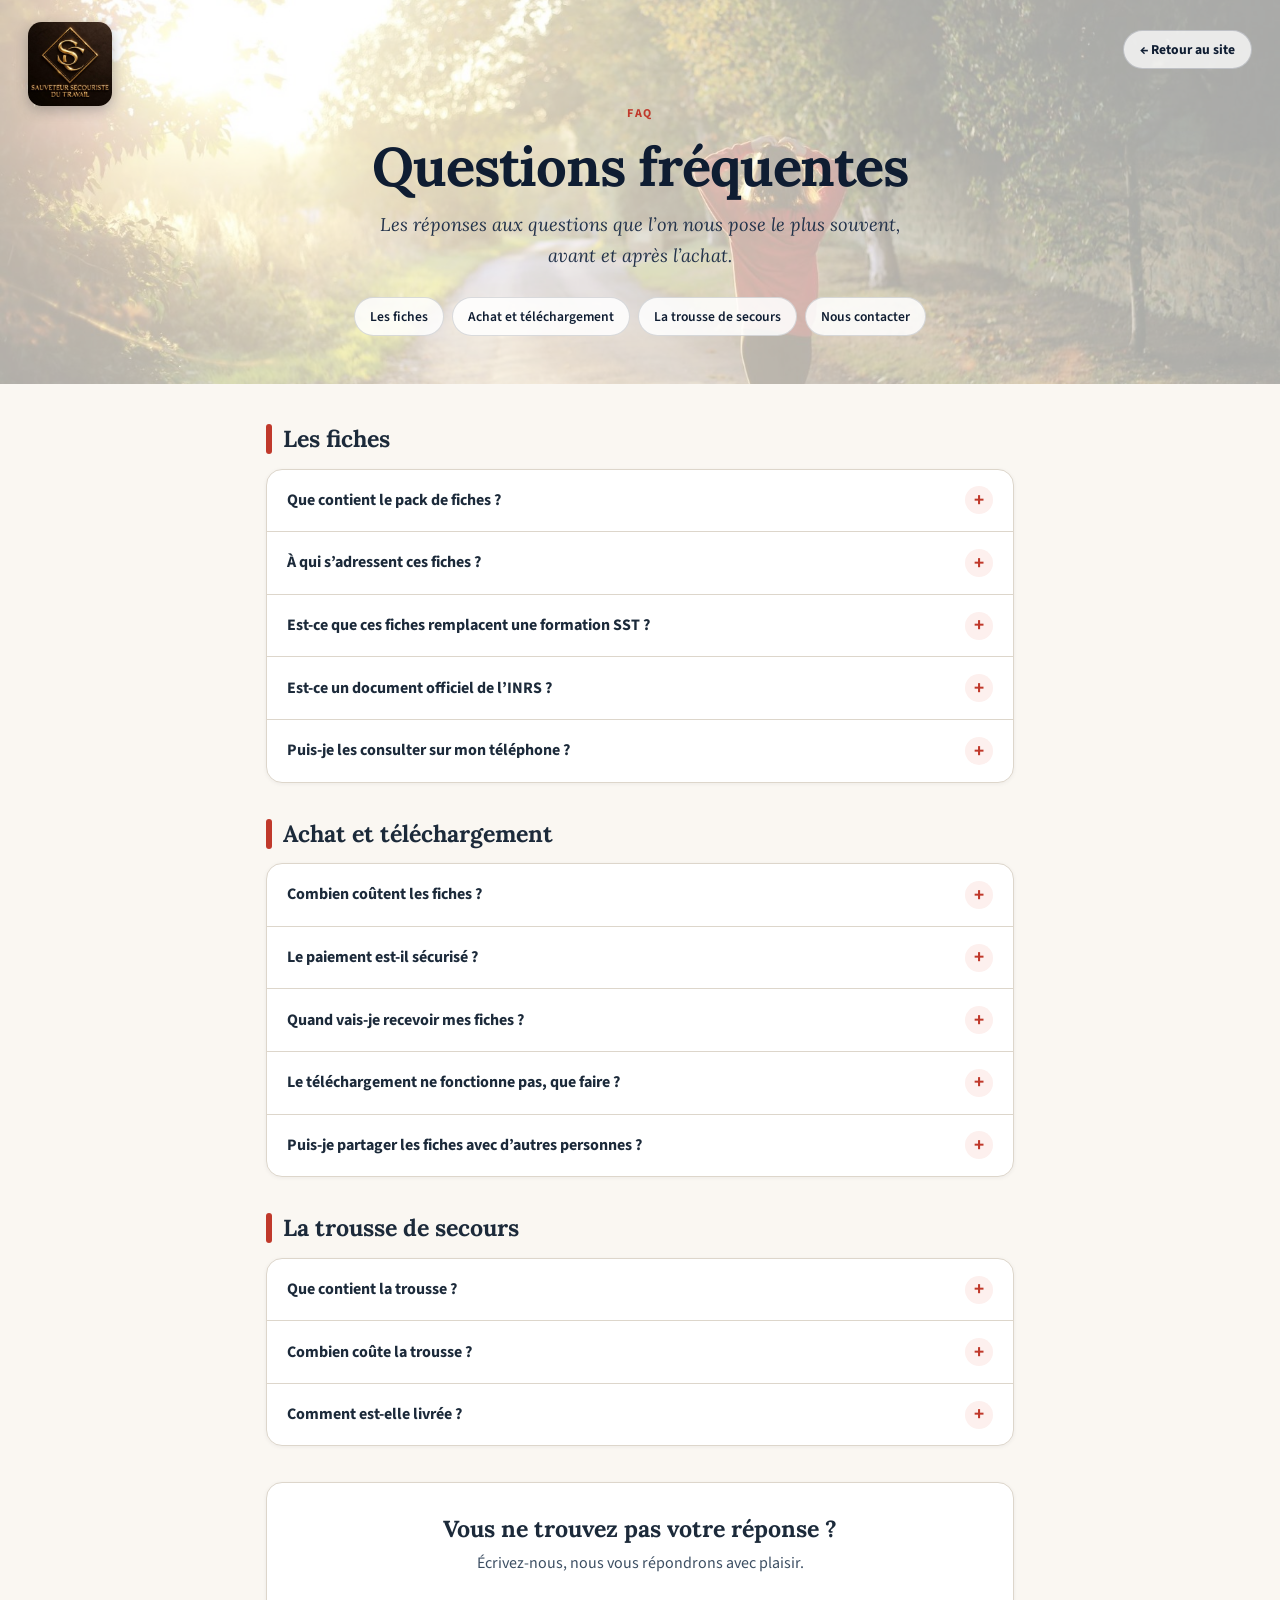
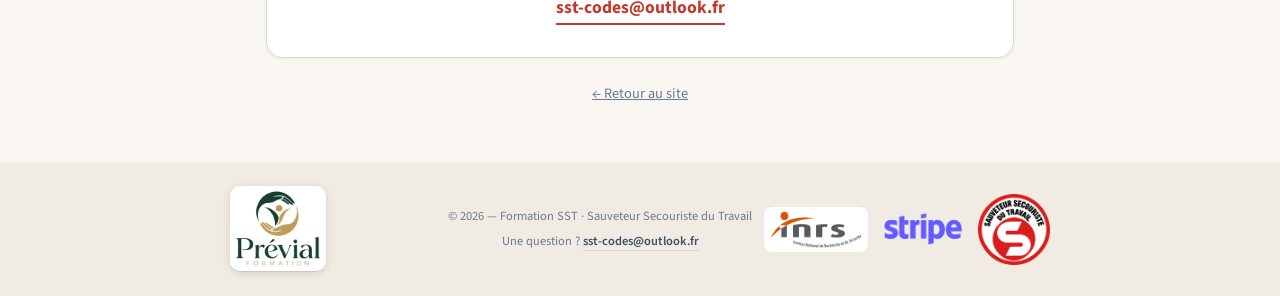
<file: faq.html>
<!doctype html>
<html lang="fr">
<head>
<meta charset="utf-8">
<meta name="viewport" content="width=device-width,initial-scale=1">
<title>Questions fréquentes — SST</title>
<link rel="icon" type="image/png" sizes="32x32" href="images/favicon-32.png">
<link rel="icon" type="image/png" sizes="512x512" href="images/icon-512.png">
<link rel="apple-touch-icon" href="images/apple-touch-icon.png">
<meta name="theme-color" content="#0F1D32">
<meta property="og:type" content="website">
<meta property="og:site_name" content="sst.codes">
<meta property="og:title" content="Questions fréquentes — SST">
<meta property="og:description" content="Fiches SST, paiement, téléchargement, trousse de secours : toutes les réponses avant votre achat.">
<meta property="og:url" content="https://sst.codes/faq.html">
<meta property="og:image" content="https://sst.codes/images/partage-sst.jpg">
<meta property="og:image:width" content="1200">
<meta property="og:image:height" content="630">
<meta property="og:locale" content="fr_FR">
<meta name="twitter:card" content="summary_large_image">
<meta name="twitter:image" content="https://sst.codes/images/partage-sst.jpg">
<meta name="description" content="Fiches SST, paiement, téléchargement, trousse de secours : toutes les réponses avant votre achat.">
<link rel="stylesheet" href="https://fonts.googleapis.com/css2?family=Lora:ital,wght@0,400;0,700;1,400&family=Source+Sans+3:wght@300;400;500;600;700&display=swap">
<style>
:root{
  --bg:#FAF7F2;--bg-alt:#F0EBE3;--bg-card:#FFFFFF;
  --text:#1C2A3A;--text-s:#3D4F63;--text-m:#6B7A8D;
  --accent:#C0392B;--accent-h:#A5301F;--accent-soft:#FDF0EE;
  --border:#DDD6CB;
  --shadow:0 1px 4px rgba(28,42,58,0.06);
  --rl:16px;
  --serif:'Lora',Georgia,'Times New Roman',serif;
  --sans:'Source Sans 3','Segoe UI',system-ui,sans-serif;
}
@media(prefers-color-scheme:dark){
  :root{
    color-scheme:dark;
    --bg:#101B2E;--bg-alt:#162240;--bg-card:#1B2D4B;
    --text:#E0E7EF;--text-s:#B8C5D3;--text-m:#8A9BB0;
    --accent:#E8654F;--accent-h:#F07D6A;--accent-soft:#2C1D1A;
    --border:#2A3B55;
    --shadow:0 1px 4px rgba(0,0,0,0.2);
  }
}
*{box-sizing:border-box}
html{scroll-behavior:smooth}
body{margin:0;background:var(--bg);color:var(--text);font-family:var(--sans);line-height:1.7;-webkit-font-smoothing:antialiased}
a{color:inherit}
h1,h2{line-height:1.2;text-wrap:balance}

/* En-tête : même fond que l'accueil */
.hero{position:relative;overflow:hidden;background:#fff url(images/fond-photo.jpg) center 40%/cover no-repeat;color:#0F1D32;text-align:center;padding:6.5rem 16px 3rem}
.hero::after{content:'';position:absolute;inset:0;background:rgba(255,255,255,.66);pointer-events:none}
.hero>*:not(.logo-link):not(.back-top){position:relative;z-index:1}
.logo-link{position:absolute;top:22px;left:16px;z-index:2;line-height:0}
.logo{display:block;width:clamp(64px,8vw,84px);height:auto;aspect-ratio:1;border-radius:16%;box-shadow:0 4px 14px rgba(15,29,50,.28)}
.back-top{position:absolute;top:30px;right:16px;z-index:2;font-size:.85rem;font-weight:700;text-decoration:none;color:#0F1D32;background:rgba(255,255,255,.75);border:1px solid rgba(15,29,50,.2);border-radius:100px;padding:7px 16px}
.back-top:hover{background:#fff}
.eyebrow{font-size:.75rem;font-weight:700;letter-spacing:.14em;text-transform:uppercase;color:#C0392B;margin:0 0 .6rem}
.hero h1{font-family:var(--serif);font-size:clamp(2.2rem,7vw,3.4rem);margin:0 0 .6rem;letter-spacing:-.02em}
.hero .sub{font-family:var(--serif);font-style:italic;font-size:clamp(1rem,2.4vw,1.15rem);color:#22324A;margin:0 auto 1.6rem;max-width:520px}
.chips{display:flex;flex-wrap:wrap;justify-content:center;gap:8px}
.chips a{font-size:.85rem;font-weight:600;text-decoration:none;color:#0F1D32;background:rgba(255,255,255,.85);border:1px solid rgba(15,29,50,.15);border-radius:100px;padding:7px 15px;transition:background .15s,border-color .15s}
.chips a:hover{background:#fff;border-color:#C0392B;color:#C0392B}
@media(min-width:900px){.logo-link{left:28px}.back-top{right:28px}}

/* Questions */
.w{max-width:780px;margin:0 auto;padding:2.5rem 16px 1rem}
.grp{margin-bottom:2.25rem;scroll-margin-top:16px}
.grp h2{font-family:var(--serif);font-size:1.45rem;margin:0 0 .9rem;display:flex;align-items:center;gap:.7rem}
.grp h2::before{content:'';width:6px;height:1.3em;border-radius:3px;background:var(--accent)}
.qs{background:var(--bg-card);border:1px solid var(--border);border-radius:var(--rl);box-shadow:var(--shadow);overflow:hidden}
.q+.q{border-top:1px solid var(--border)}
.q summary{list-style:none;cursor:pointer;display:flex;justify-content:space-between;align-items:center;gap:1rem;padding:1.05rem 1.25rem;font-weight:700;font-size:1rem}
.q summary::-webkit-details-marker{display:none}
.q summary::after{content:'+';flex-shrink:0;width:28px;height:28px;border-radius:50%;display:flex;align-items:center;justify-content:center;background:var(--accent-soft);color:var(--accent);font-size:1.2rem;font-weight:700;transition:transform .2s}
.q[open] summary::after{transform:rotate(45deg)}
.q summary:hover{color:var(--accent)}
.q summary:focus-visible{outline:2px solid var(--accent);outline-offset:-2px}
.a{padding:0 1.25rem 1.15rem}
.a p{margin:0;color:var(--text-s);font-size:.96rem;line-height:1.7}
.a a{color:var(--accent);font-weight:600}
@media(prefers-reduced-motion:reduce){html{scroll-behavior:auto}.q summary::after{transition:none}}

/* Contact */
.contact{scroll-margin-top:16px;text-align:center;background:var(--bg-card);border:1px solid var(--border);border-radius:var(--rl);padding:2rem 1.25rem;box-shadow:var(--shadow);margin-bottom:1rem}
.contact h2{font-family:var(--serif);font-size:1.45rem;margin:0 0 .4rem}
.contact p{margin:0 0 1rem;color:var(--text-s)}
.mail{display:inline-block;font-size:1.1rem;font-weight:700;color:var(--accent);text-decoration:none;border-bottom:2px solid currentColor}
.back{display:block;text-align:center;margin:1.5rem 0 2.5rem;color:var(--text-m);font-size:.9rem}

.ft{background:var(--bg-alt);padding:1.5rem 16px;text-align:center;font-size:.78rem;color:var(--text-m)}
.ft p{margin:.2rem 0}
.ft a{color:var(--text-s);font-weight:600;text-decoration:none;border-bottom:1px solid var(--border)}
.ft-in{display:grid;grid-template-columns:1fr auto 1fr;align-items:center;gap:12px;max-width:820px;margin:0 auto}
.ft-logo{height:auto;display:block}
.ft-inrs{justify-self:start;width:clamp(84px,14vw,130px);background:#fff;border-radius:8px;padding:4px 6px}
.ft-sst{justify-self:end;width:clamp(52px,8vw,72px)}
.ft-right{justify-self:end;display:flex;align-items:center;gap:clamp(10px,2vw,16px)}
.ft-stripe{width:clamp(56px,8vw,78px)}
.ft a{white-space:nowrap}
@media(max-width:600px){.ft-in{grid-template-columns:1fr 1fr;row-gap:14px}.ft-in>div:not(.ft-right):not(.ft-collab){grid-column:1/-1;grid-row:1}.ft-collab{grid-column:1;justify-self:start;align-items:flex-start}.ft-right{grid-column:2;justify-self:end}}
.ft-collab{justify-self:start;display:flex;flex-direction:column;align-items:flex-start;gap:6px}
.ft-collab-t{font-size:.66rem;font-weight:700;letter-spacing:.1em;text-transform:uppercase;color:#6B7A8D}
.ft-collab-logos{display:flex;align-items:center;gap:8px}
.ft-sc{width:clamp(44px,5vw,54px);height:auto;aspect-ratio:1;border-radius:18%;display:block;box-shadow:0 2px 8px rgba(15,29,50,.18)}
.ft-x{font-size:1.15rem;font-weight:700;color:#C0392B;line-height:1}
.ft-previal{width:clamp(76px,9vw,96px);height:auto;display:block;background:#fff;border-radius:10px;padding:3px;box-shadow:0 2px 8px rgba(15,29,50,.12)}
.ft-right .ft-inrs{width:clamp(70px,9vw,104px)}
@media(max-width:600px){.ft-collab{grid-column:1;justify-self:start;align-items:flex-start}.ft-right{grid-column:2;justify-self:end;gap:8px}}
.ft-previal-link{display:block;line-height:0;border-radius:10px;transition:transform .15s,box-shadow .15s}
.ft-previal-link:hover{transform:translateY(-2px)}
.ft-previal-link:focus-visible{outline:2px solid #C0392B;outline-offset:3px}
</style>
</head>
<body>

<header class="hero">
  <a href="index.html" class="logo-link"><img src="images/logo-sst-badge.jpg" alt="Accueil sst.codes" class="logo"></a>
  <a href="index.html" class="back-top">← Retour au site</a>
  <p class="eyebrow">FAQ</p>
  <h1>Questions fréquentes</h1>
  <p class="sub">Les réponses aux questions que l’on nous pose le plus souvent, avant et après l’achat.</p>
  <nav class="chips" aria-label="Thèmes"><a href="#fiches">Les fiches</a><a href="#achat">Achat et téléchargement</a><a href="#trousse">La trousse de secours</a><a href="#contact">Nous contacter</a></nav>
</header>

<main class="w">
  <section class="grp" id="fiches">
    <h2>Les fiches</h2>
    <div class="qs">
      <details class="q"><summary>Que contient le pack de fiches&nbsp;?</summary><div class="a"><p>8 fiches au format PDF A4, une par situation : saignement abondant, étouffement, position latérale de sécurité, réanimation cardio-pulmonaire, brûlure, plaies, traumatisme et malaise. Chaque fiche reprend les signes à reconnaître, les gestes à faire étape par étape et les cas particuliers.</p></div></details>
      <details class="q"><summary>À qui s’adressent ces fiches&nbsp;?</summary><div class="a"><p>À toute personne qui veut réviser ou retrouver rapidement les gestes de premiers secours : SST, professionnels, ou personnes ayant déjà suivi une formation.</p></div></details>
      <details class="q"><summary>Est-ce que ces fiches remplacent une formation SST&nbsp;?</summary><div class="a"><p>Non. Ce sont des supports de rappel. Elles ne remplacent ni une formation SST, ni une certification, ni l’apprentissage pratique des gestes avec un formateur.</p></div></details>
      <details class="q"><summary>Est-ce un document officiel de l’INRS&nbsp;?</summary><div class="a"><p>Non. Ces fiches sont un support indépendant et ne constituent pas un document officiel de l’INRS.</p></div></details>
      <details class="q"><summary>Puis-je les consulter sur mon téléphone&nbsp;?</summary><div class="a"><p>Oui. Les PDF s’ouvrent sur smartphone, tablette et ordinateur. Comme ils sont au format A4, il suffit de zoomer sur téléphone pour lire les détails. Ils sont surtout pensés pour être imprimés et affichés.</p></div></details>
    </div>
  </section>

  <section class="grp" id="achat">
    <h2>Achat et téléchargement</h2>
    <div class="qs">
      <details class="q"><summary>Combien coûtent les fiches&nbsp;?</summary><div class="a"><p>14,90 € TTC pour les 8 fiches. C’est un paiement unique : pas d’abonnement, rien d’autre à payer.</p></div></details>
      <details class="q"><summary>Le paiement est-il sécurisé&nbsp;?</summary><div class="a"><p>Oui. Le paiement se fait par carte bancaire sur Stripe, une plateforme de paiement reconnue. Vos coordonnées bancaires sont saisies chez Stripe : nous n’y avons jamais accès.</p></div></details>
      <details class="q"><summary>Quand vais-je recevoir mes fiches&nbsp;?</summary><div class="a"><p>Tout de suite. Après le paiement, vous arrivez sur une page de téléchargement avec un bouton « Télécharger mes fiches ». Vous recevez aussi un reçu de paiement par e-mail.</p></div></details>
      <details class="q"><summary>Le téléchargement ne fonctionne pas, que faire&nbsp;?</summary><div class="a"><p>Le fichier est un ZIP : décompressez-le pour retrouver les 8 PDF. Si le téléchargement ne démarre pas, utilisez le lien « Ouvrir dans Google Drive » de la page de téléchargement. Si le problème continue, écrivez-nous avec votre reçu de paiement : nous vous renverrons les fiches.</p></div></details>
      <details class="q"><summary>Puis-je partager les fiches avec d’autres personnes&nbsp;?</summary><div class="a"><p>L’achat est destiné à un usage personnel. La reproduction, la revente ou la diffusion des fiches sans autorisation n’est pas autorisée.</p></div></details>
    </div>
  </section>

  <section class="grp" id="trousse">
    <h2>La trousse de secours</h2>
    <div class="qs">
      <details class="q"><summary>Que contient la trousse&nbsp;?</summary><div class="a"><p>25 articles réunis dans une pochette en nylon de 26 × 18 × 8 cm : bandes, compresses, pansements, gants, masque de bouche-à-bouche, couverture de survie, garrot, ciseaux, pince, sifflet… La liste complète, avec les dimensions et les quantités, est dans l’<a href="index.html#trousse">onglet Trousse de secours</a>.</p></div></details>
      <details class="q"><summary>Combien coûte la trousse&nbsp;?</summary><div class="a"><p>34,90 € TTC, plus 4,99 € de frais de livraison.</p></div></details>
      <details class="q"><summary>Comment est-elle livrée&nbsp;?</summary><div class="a"><p>La trousse est envoyée à l’adresse de livraison que vous indiquez lors de votre commande. Le délai de livraison est de 3 à 5 jours. Pour toute question sur votre envoi, écrivez-nous en indiquant votre reçu de paiement.</p></div></details>
    </div>
  </section>

  <section class="contact" id="contact">
    <h2>Vous ne trouvez pas votre réponse&nbsp;?</h2>
    <p>Écrivez-nous, nous vous répondrons avec plaisir.</p>
    <a class="mail" href="mailto:sst-codes@outlook.fr">sst-codes@outlook.fr</a>
  </section>
  <a class="back" href="index.html">← Retour au site</a>
</main>

<footer class="ft">
  <div class="ft-in">
    <div class="ft-collab">
      <a href="https://www.previalformation.fr/" target="_blank" rel="noopener" class="ft-previal-link" aria-label="Prévial Formation (ouvre le site dans un nouvel onglet)"><img src="images/logo-previal.png" alt="Prévial Formation" class="ft-previal" loading="lazy"></a>
    </div>
    <div>
      <p>© 2026 — Formation SST · Sauveteur Secouriste du Travail</p>
      <p>Une question ? <a href="mailto:sst-codes@outlook.fr">sst-codes@outlook.fr</a></p>
    </div>
    <div class="ft-right">
      <img src="images/logo-inrs.png" alt="INRS — Institut National de Recherche et de Sécurité" class="ft-logo ft-inrs" loading="lazy">
      <img src="images/logo-stripe.png" alt="Paiement sécurisé par Stripe" class="ft-logo ft-stripe" loading="lazy">
      <img src="images/logo-sst-officiel.png" alt="Sauveteur Secouriste du Travail" class="ft-logo ft-sst" loading="lazy">
    </div>
  </div>
</footer>

<script data-goatcounter="https://tep.goatcounter.com/count" async src="//gc.zgo.at/count.js"></script>
</body>
</html>
</file>
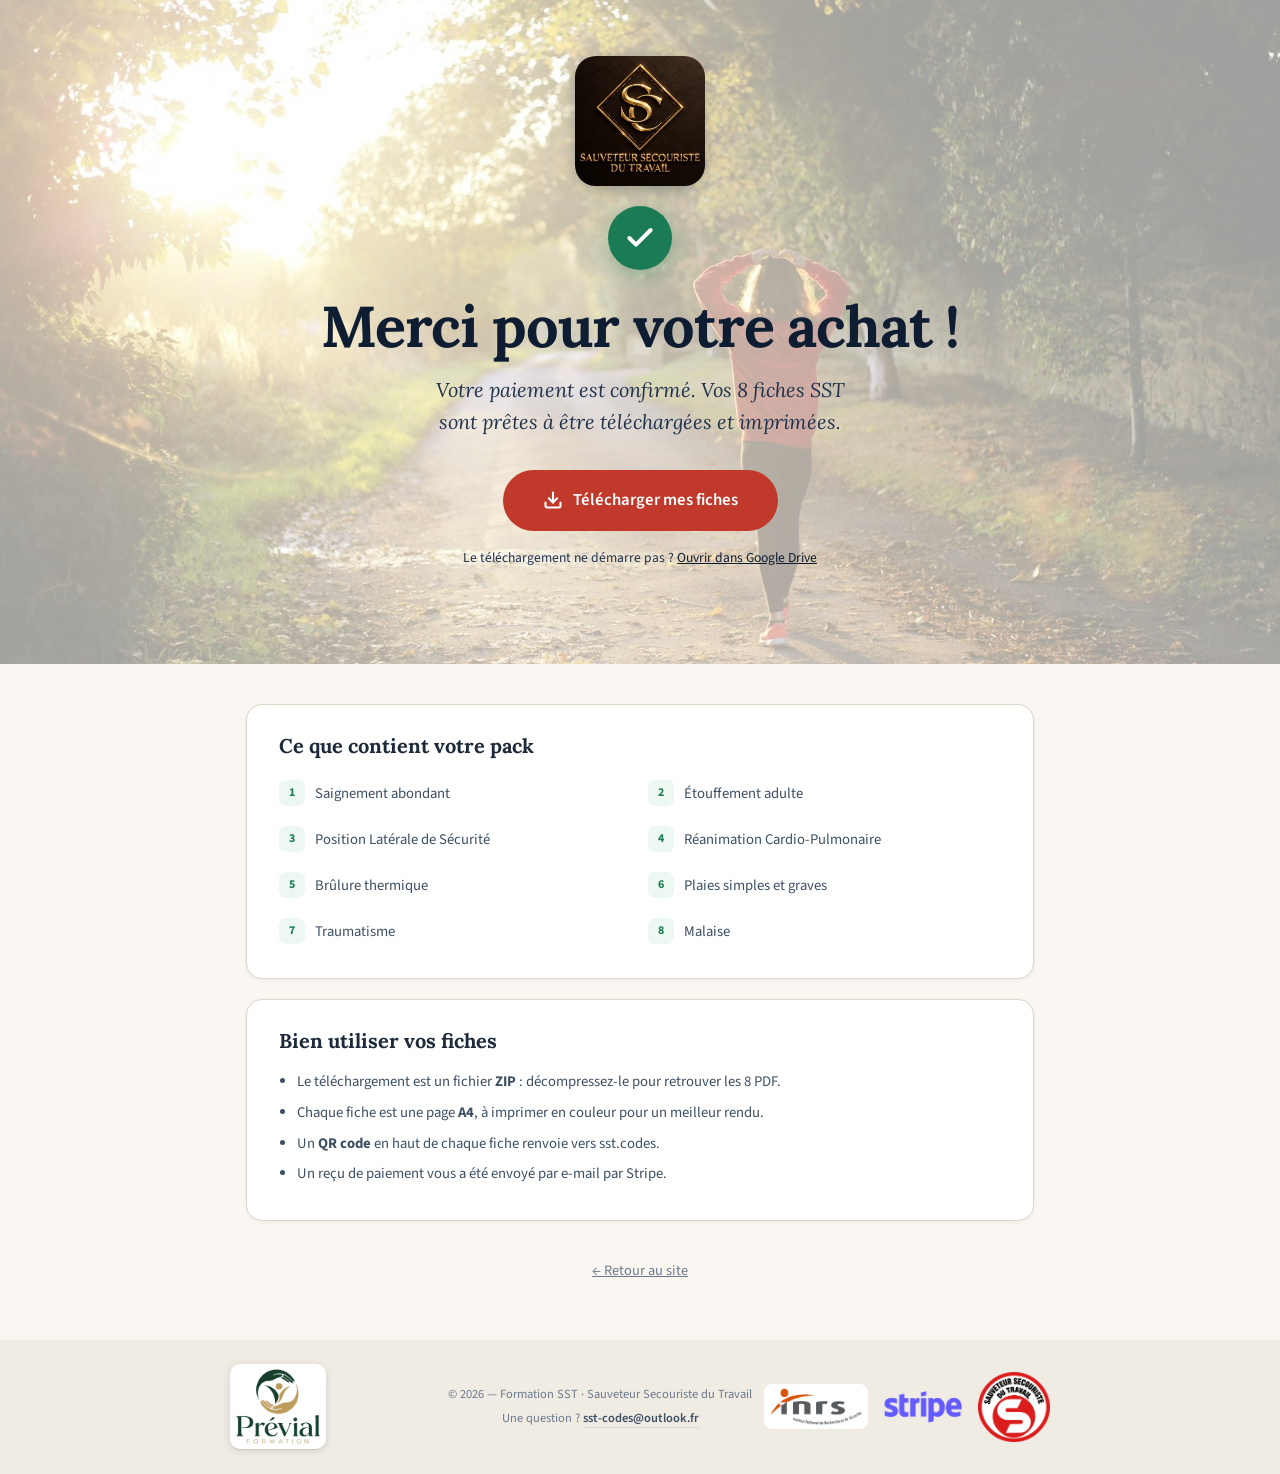
<file: merci.html>
<!doctype html>
<html lang="fr">
<head>
<meta charset="utf-8">
<meta name="viewport" content="width=device-width,initial-scale=1">
<meta name="robots" content="noindex,nofollow">
<title>Merci pour votre achat — SST</title>
<link rel="icon" type="image/png" sizes="32x32" href="images/favicon-32.png">
<link rel="icon" type="image/png" sizes="512x512" href="images/icon-512.png">
<link rel="apple-touch-icon" href="images/apple-touch-icon.png">
<meta name="theme-color" content="#0F1D32">
<meta property="og:type" content="website">
<meta property="og:site_name" content="sst.codes">
<meta property="og:title" content="Merci pour votre achat — SST">
<meta property="og:description" content="Vos 8 fiches SST sont prêtes à être téléchargées.">
<meta property="og:url" content="https://sst.codes/merci.html">
<meta property="og:image" content="https://sst.codes/images/partage-sst.jpg">
<meta property="og:image:width" content="1200">
<meta property="og:image:height" content="630">
<meta property="og:locale" content="fr_FR">
<meta name="twitter:card" content="summary_large_image">
<meta name="twitter:image" content="https://sst.codes/images/partage-sst.jpg">
<link rel="stylesheet" href="https://fonts.googleapis.com/css2?family=Lora:ital,wght@0,400;0,700;1,400&family=Source+Sans+3:wght@300;400;500;600;700&display=swap">
<style>
:root{
  --bg:#FAF7F2;--bg-alt:#F0EBE3;--bg-card:#FFFFFF;
  --text:#1C2A3A;--text-s:#3D4F63;--text-m:#6B7A8D;
  --accent:#C0392B;--accent-h:#A5301F;
  --safe:#1A7B55;--safe-soft:#EDF8F2;
  --deep:#0F1D32;--deep-text:#E8EDF3;
  --border:#DDD6CB;
  --shadow:0 1px 4px rgba(28,42,58,0.06);--shadow-m:0 4px 16px rgba(28,42,58,0.07);
  --rl:16px;
  --serif:'Lora',Georgia,'Times New Roman',serif;
  --sans:'Source Sans 3','Segoe UI',system-ui,sans-serif;
}
@media(prefers-color-scheme:dark){
  :root{
    color-scheme:dark;
    --bg:#101B2E;--bg-alt:#162240;--bg-card:#1B2D4B;
    --text:#E0E7EF;--text-s:#B8C5D3;--text-m:#8A9BB0;
    --accent:#E8654F;--accent-h:#F07D6A;
    --safe:#3CDBA7;--safe-soft:#0F2A28;
    --deep:#0A1425;--deep-text:#E0E7EF;
    --border:#2A3B55;
    --shadow:0 1px 4px rgba(0,0,0,0.2);--shadow-m:0 4px 16px rgba(0,0,0,0.25);
  }
}
*{box-sizing:border-box}
body{
  margin:0;background:var(--bg);color:var(--text);
  font-family:var(--sans);line-height:1.7;-webkit-font-smoothing:antialiased;
}
h1,h2,h3{line-height:1.25;text-wrap:balance}
a{color:inherit}
.hero{
  background:#0A1425;color:var(--deep-text);position:relative;overflow:hidden;
  padding:clamp(2.5rem,5vw,3.5rem) 16px clamp(2.5rem,6vw,4rem);text-align:center;
}
.hero::before{
  content:'+';position:absolute;font-family:var(--serif);
  font-size:clamp(32rem,90vw,80rem);font-weight:700;color:rgba(255,255,255,0.04);
  top:50%;left:50%;transform:translate(-50%,-50%);pointer-events:none;line-height:1;
}
.logo{
  display:block;margin:0 auto 1.25rem;width:clamp(110px,14vw,150px);height:auto;
  filter:drop-shadow(0 4px 10px rgba(0,0,0,.45));
}
.hero-in{position:relative;max-width:720px;margin:0 auto}
.check{
  width:64px;height:64px;border-radius:50%;margin:0 auto 1.25rem;
  background:var(--safe);display:flex;align-items:center;justify-content:center;
  box-shadow:0 6px 20px rgba(26,123,85,.35);
}
.check svg{width:32px;height:32px;color:#fff}
.hero h1{
  font-family:var(--serif);font-size:clamp(2.2rem,7vw,3.6rem);font-weight:700;
  margin:0 0 .75rem;letter-spacing:-.02em;color:#fff;
}
.hero p{
  font-family:var(--serif);font-style:italic;font-size:clamp(1.05rem,2.4vw,1.25rem);
  line-height:1.6;color:rgba(255,255,255,.8);margin:0 auto 2rem;max-width:560px;text-wrap:balance;
}
.btn{
  display:inline-flex;align-items:center;gap:10px;
  background:var(--accent);color:#fff;border-radius:100px;
  padding:16px 40px;font-family:var(--sans);font-size:1.05rem;font-weight:600;
  text-decoration:none;transition:background .2s,transform .15s,box-shadow .2s;
}
.btn:hover,.btn:focus-visible{
  background:var(--accent-h);transform:translateY(-1px);
  box-shadow:0 6px 20px rgba(192,57,43,.3);
}
.btn svg{width:20px;height:20px;flex-shrink:0}
.alt{margin:1rem 0 0;font-size:.85rem;color:rgba(255,255,255,.6)}
.alt a{color:rgba(255,255,255,.85)}
.w{max-width:820px;margin:0 auto;padding:2.5rem 16px 1rem}
.card{
  background:var(--bg-card);border:1px solid var(--border);border-radius:var(--rl);
  padding:1.75rem 2rem;margin-bottom:1.25rem;box-shadow:var(--shadow);
}
.card h2{font-family:var(--serif);font-size:1.25rem;margin:0 0 1rem}
.list{list-style:none;margin:0;padding:0;display:grid;grid-template-columns:repeat(auto-fill,minmax(250px,1fr));gap:8px 16px}
.list li{
  display:flex;align-items:center;gap:10px;font-size:.92rem;color:var(--text-s);
  padding:6px 0;
}
.list .n{
  width:26px;height:26px;border-radius:7px;flex-shrink:0;background:var(--safe-soft);color:var(--safe);
  display:flex;align-items:center;justify-content:center;font-size:.75rem;font-weight:700;
}
.tips{margin:0;padding-left:1.1rem;color:var(--text-s);font-size:.92rem}
.tips li{margin-bottom:.35rem}
.back{text-align:center;padding:1rem 0 2.5rem}
.back a{color:var(--text-m);font-size:.9rem}
.ft{background:var(--bg-alt);padding:1.5rem 16px;text-align:center;font-size:.78rem;color:var(--text-m)}
.ft p{margin:.2rem 0}
.ft a{color:var(--text-s);font-weight:600;text-decoration:none;border-bottom:1px solid var(--border)}
@media(prefers-reduced-motion:reduce){.btn{transition:none}}

/* ── Fond gyrophare (haut de page, bandeau du bas) ── */
.gyro{position:absolute;top:-30%;width:70%;height:120%;border-radius:50%;filter:blur(40px);pointer-events:none}
.gyro-l{left:-25%;background:radial-gradient(circle,rgba(220,58,46,.55),transparent 65%);animation:gyroA 2.4s ease-in-out infinite}
.gyro-r{right:-25%;background:radial-gradient(circle,rgba(47,111,235,.55),transparent 65%);animation:gyroB 2.4s ease-in-out infinite}
@keyframes gyroA{0%,100%{opacity:1}50%{opacity:.35}}
@keyframes gyroB{0%,100%{opacity:.35}50%{opacity:1}}
@media(prefers-reduced-motion:reduce){.gyro{animation:none;opacity:.8}}

.ft-in{display:grid;grid-template-columns:1fr auto 1fr;align-items:center;gap:12px;max-width:820px;margin:0 auto}
.ft-logo{height:auto;display:block}
.ft-inrs{justify-self:start;width:clamp(84px,14vw,130px);background:#fff;border-radius:8px;padding:4px 6px}
.ft-sst{justify-self:end;width:clamp(52px,8vw,72px)}
.ft-right{justify-self:end;display:flex;align-items:center;gap:clamp(10px,2vw,16px)}
.ft-stripe{width:clamp(56px,8vw,78px)}
.ft a{white-space:nowrap}
@media(max-width:600px){.ft-in{grid-template-columns:1fr 1fr;row-gap:14px}.ft-in>div:not(.ft-right):not(.ft-collab){grid-column:1/-1;grid-row:1}.ft-collab{grid-column:1;justify-self:start;align-items:flex-start}.ft-right{grid-column:2;justify-self:end}}

/* ── Haut de page : photo en fond + voile blanc ── */
.hero{background:#fff url(images/fond-photo.jpg) center 40%/cover no-repeat;color:#1C2A3A}
.hero::after{content:'';position:absolute;inset:0;background:rgba(255,255,255,.62);pointer-events:none}
.hero>*{position:relative;z-index:1}
.hero::before,.hero .gyro{display:none}
.hero h1{color:#0F1D32}
.hero p{color:#22324A}
.alt{color:#3D4F63}
.alt a{color:#0F1D32}
.logo{width:clamp(100px,12vw,130px);aspect-ratio:1;border-radius:16%;filter:none;box-shadow:0 4px 14px rgba(15,29,50,.28)}
.ft-collab{justify-self:start;display:flex;flex-direction:column;align-items:flex-start;gap:6px}
.ft-collab-t{font-size:.66rem;font-weight:700;letter-spacing:.1em;text-transform:uppercase;color:#6B7A8D}
.ft-collab-logos{display:flex;align-items:center;gap:8px}
.ft-sc{width:clamp(44px,5vw,54px);height:auto;aspect-ratio:1;border-radius:18%;display:block;box-shadow:0 2px 8px rgba(15,29,50,.18)}
.ft-x{font-size:1.15rem;font-weight:700;color:#C0392B;line-height:1}
.ft-previal{width:clamp(76px,9vw,96px);height:auto;display:block;background:#fff;border-radius:10px;padding:3px;box-shadow:0 2px 8px rgba(15,29,50,.12)}
.ft-right .ft-inrs{width:clamp(70px,9vw,104px)}
@media(max-width:600px){.ft-collab{grid-column:1;justify-self:start;align-items:flex-start}.ft-right{grid-column:2;justify-self:end;gap:8px}}
.ft-previal-link{display:block;line-height:0;border-radius:10px;transition:transform .15s,box-shadow .15s}
.ft-previal-link:hover{transform:translateY(-2px)}
.ft-previal-link:focus-visible{outline:2px solid #C0392B;outline-offset:3px}
</style>
</head>
<body>

<header class="hero">
  <span class="gyro gyro-l" aria-hidden="true"></span><span class="gyro gyro-r" aria-hidden="true"></span>
  <div class="hero-in">
    <img src="images/logo-sst-badge.jpg" alt="Logo SST — Sauveteur Secouriste du Travail" class="logo">
    <div class="check" aria-hidden="true">
      <svg viewBox="0 0 24 24" fill="none" stroke="currentColor" stroke-width="3" stroke-linecap="round" stroke-linejoin="round"><path d="M20 6L9 17l-5-5"/></svg>
    </div>
    <h1>Merci pour votre achat !</h1>
    <p>Votre paiement est confirmé. Vos 8 fiches SST sont prêtes à être téléchargées et imprimées.</p>
    <a class="btn" href="https://drive.google.com/uc?export=download&amp;id=10u85ed_GT-CKj9R9fZR-yIx9hWLDWa6O">
      <svg viewBox="0 0 24 24" fill="none" stroke="currentColor" stroke-width="2.5" stroke-linecap="round" stroke-linejoin="round"><path d="M21 15v4a2 2 0 01-2 2H5a2 2 0 01-2-2v-4"/><polyline points="7 10 12 15 17 10"/><line x1="12" y1="15" x2="12" y2="3"/></svg>
      Télécharger mes fiches
    </a>
    <p class="alt" style="margin-top:1rem;font-family:var(--sans);font-style:normal;font-size:.85rem">Le téléchargement ne démarre pas ? <a href="https://drive.google.com/file/d/10u85ed_GT-CKj9R9fZR-yIx9hWLDWa6O/view?usp=sharing">Ouvrir dans Google Drive</a></p>
  </div>
</header>

<main class="w">
  <section class="card">
    <h2>Ce que contient votre pack</h2>
    <ul class="list">
      <li><span class="n">1</span>Saignement abondant</li>
      <li><span class="n">2</span>Étouffement adulte</li>
      <li><span class="n">3</span>Position Latérale de Sécurité</li>
      <li><span class="n">4</span>Réanimation Cardio-Pulmonaire</li>
      <li><span class="n">5</span>Brûlure thermique</li>
      <li><span class="n">6</span>Plaies simples et graves</li>
      <li><span class="n">7</span>Traumatisme</li>
      <li><span class="n">8</span>Malaise</li>
    </ul>
  </section>

  <section class="card">
    <h2>Bien utiliser vos fiches</h2>
    <ul class="tips">
      <li>Le téléchargement est un fichier <strong>ZIP</strong> : décompressez-le pour retrouver les 8 PDF.</li>
      <li>Chaque fiche est une page <strong>A4</strong>, à imprimer en couleur pour un meilleur rendu.</li>
      <li>Un <strong>QR code</strong> en haut de chaque fiche renvoie vers sst.codes.</li>
      <li>Un reçu de paiement vous a été envoyé par e-mail par Stripe.</li>
    </ul>
  </section>

  <div class="back"><a href="index.html">← Retour au site</a></div>
</main>

<footer class="ft">
  <div class="ft-in">
    <div class="ft-collab">
      <a href="https://www.previalformation.fr/" target="_blank" rel="noopener" class="ft-previal-link" aria-label="Prévial Formation (ouvre le site dans un nouvel onglet)"><img src="images/logo-previal.png" alt="Prévial Formation" class="ft-previal" loading="lazy"></a>
    </div>
    <div>
      <p>© 2026 — Formation SST · Sauveteur Secouriste du Travail</p>
      <p>Une question ? <a href="mailto:sst-codes@outlook.fr">sst-codes@outlook.fr</a></p>
    </div>
    <div class="ft-right">
      <img src="images/logo-inrs.png" alt="INRS — Institut National de Recherche et de Sécurité" class="ft-logo ft-inrs" loading="lazy">
      <img src="images/logo-stripe.png" alt="Paiement sécurisé par Stripe" class="ft-logo ft-stripe" loading="lazy">
      <img src="images/logo-sst-officiel.png" alt="Sauveteur Secouriste du Travail" class="ft-logo ft-sst" loading="lazy">
    </div>
  </div>
</footer>

<script data-goatcounter="https://tep.goatcounter.com/count" async src="//gc.zgo.at/count.js"></script>
</body>
</html>
</file>
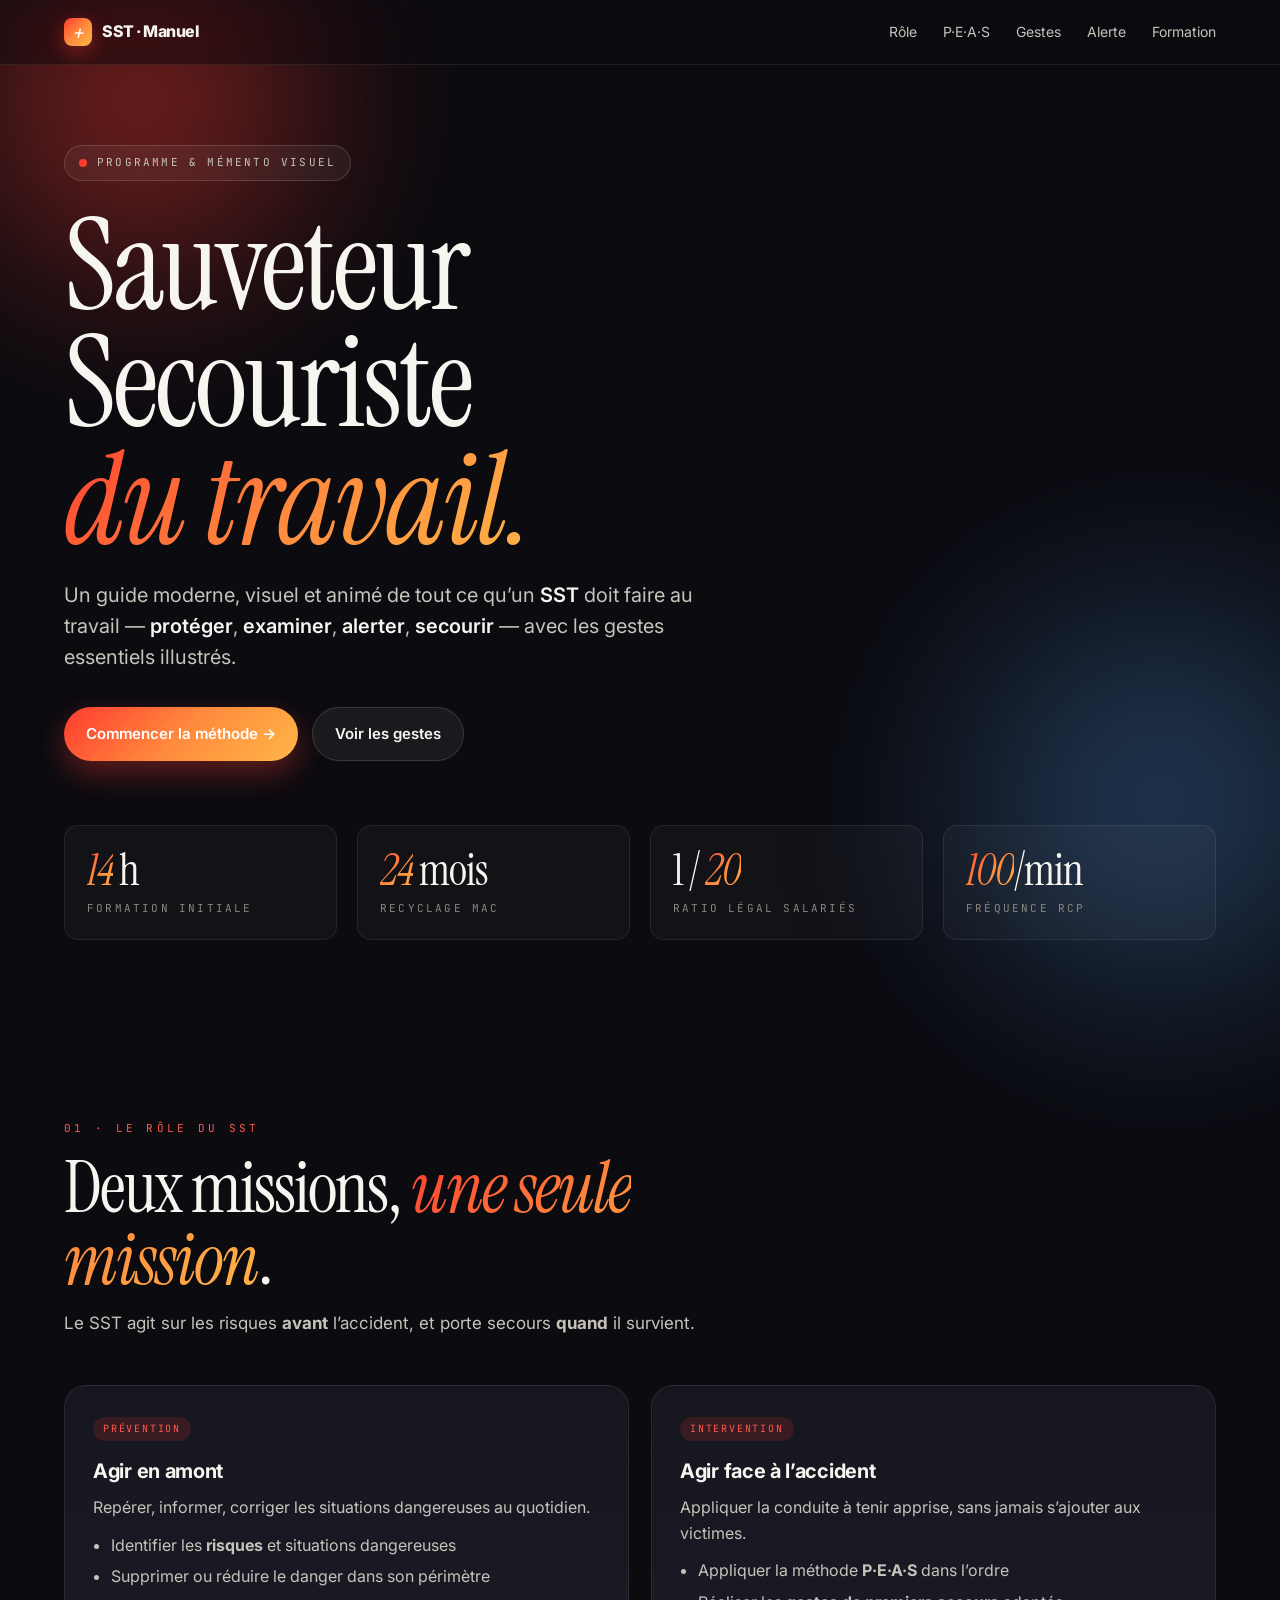
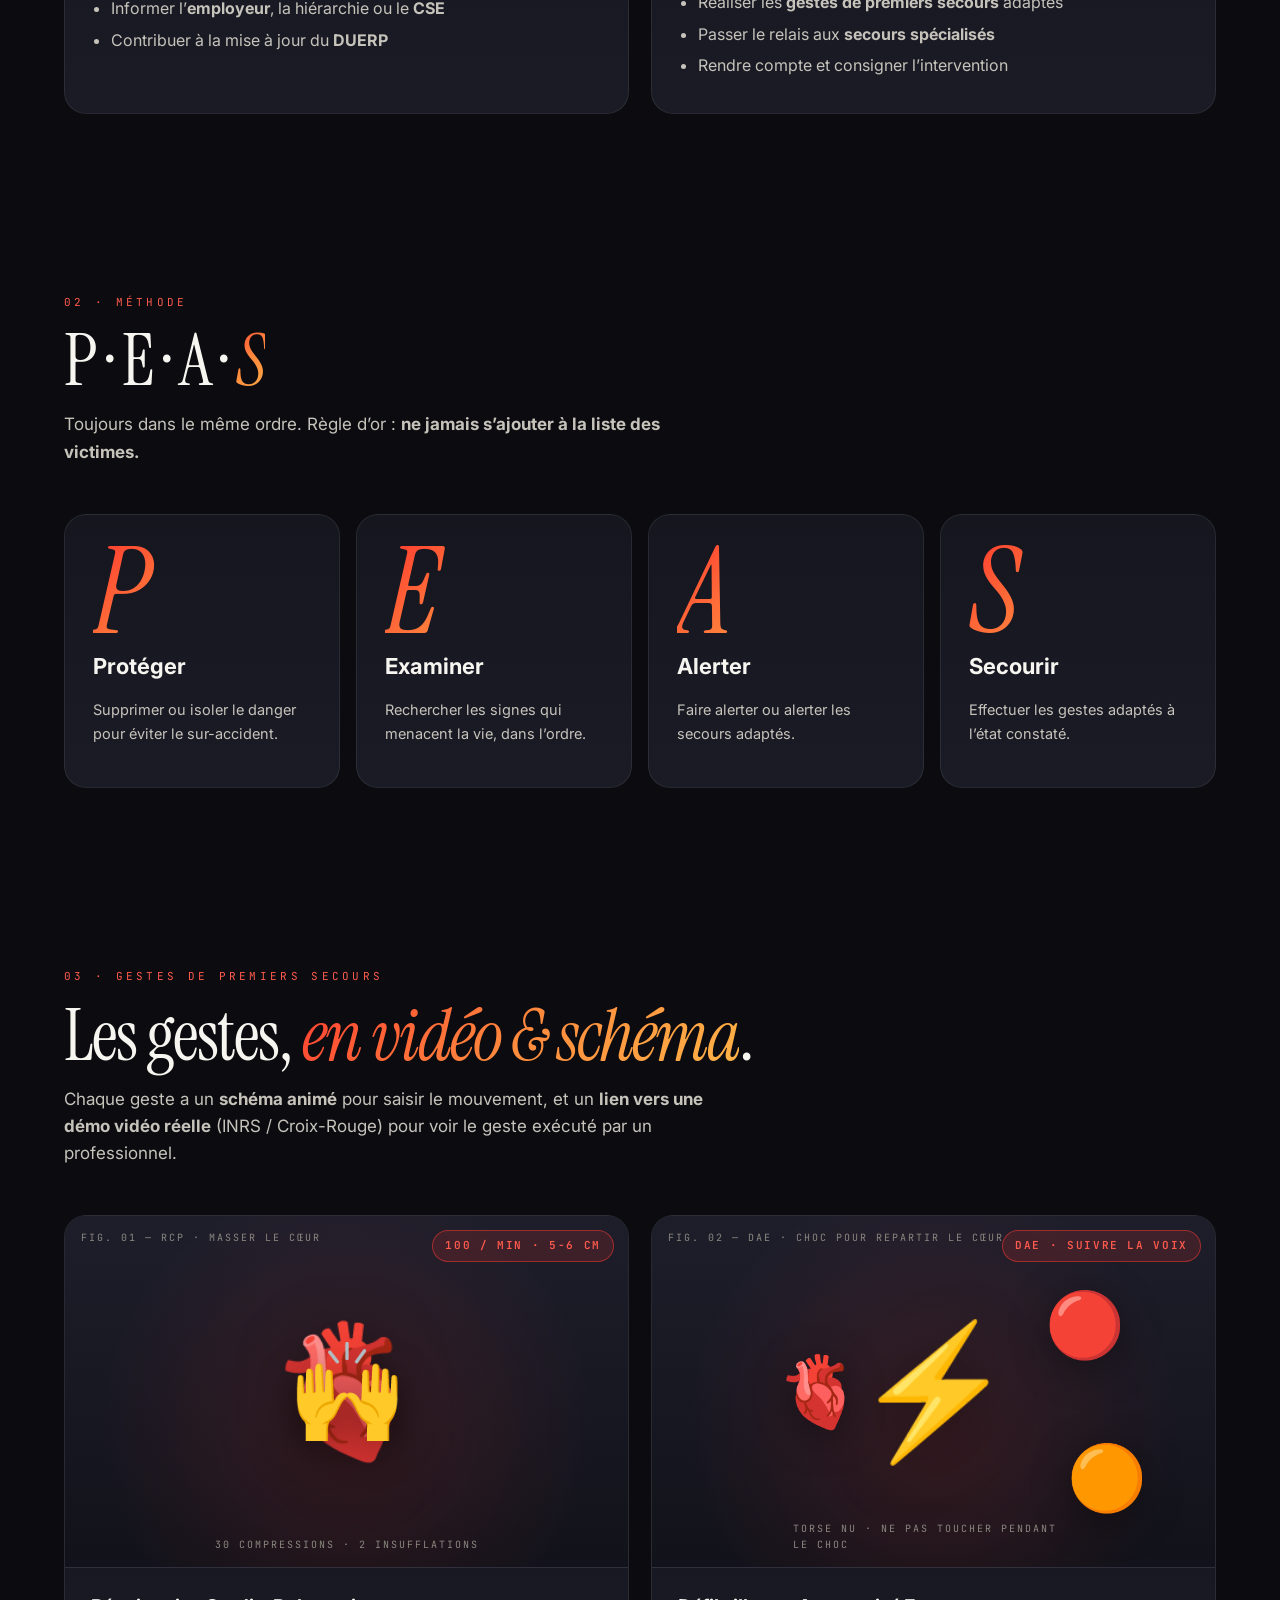
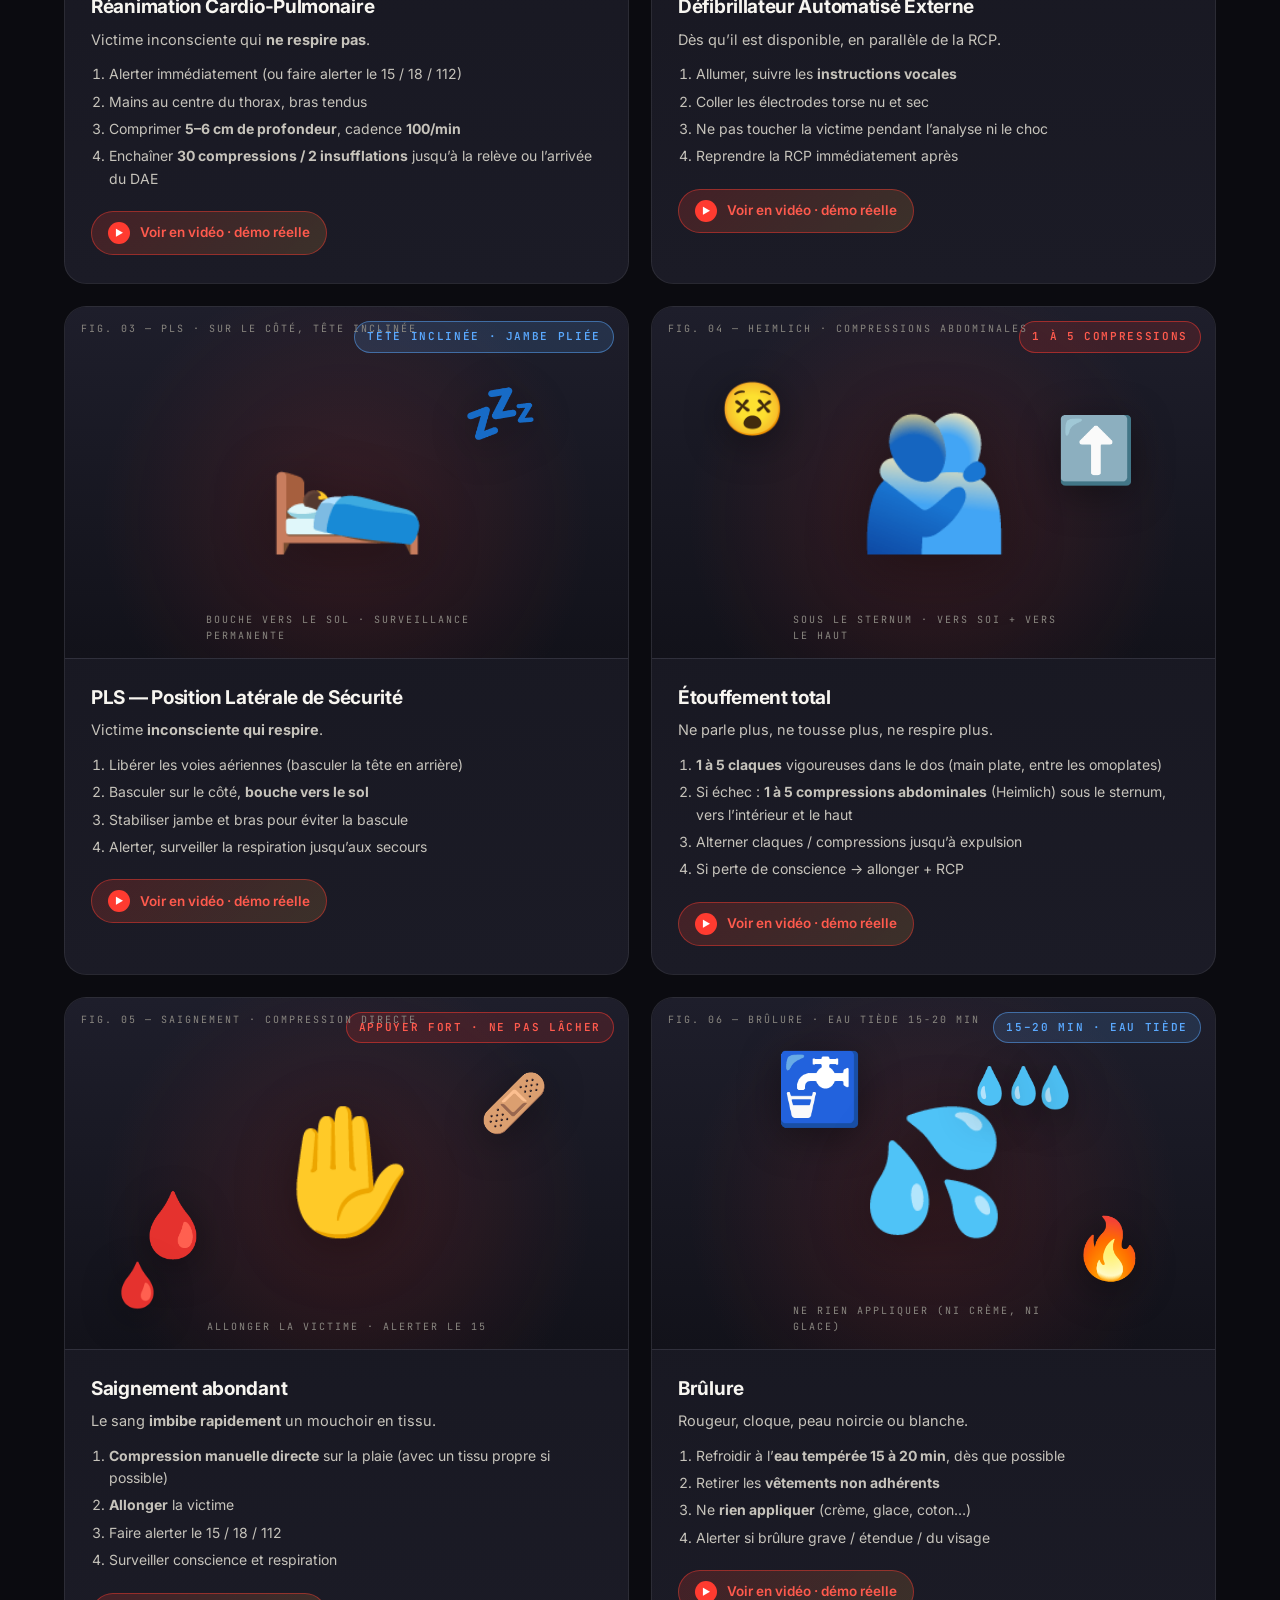
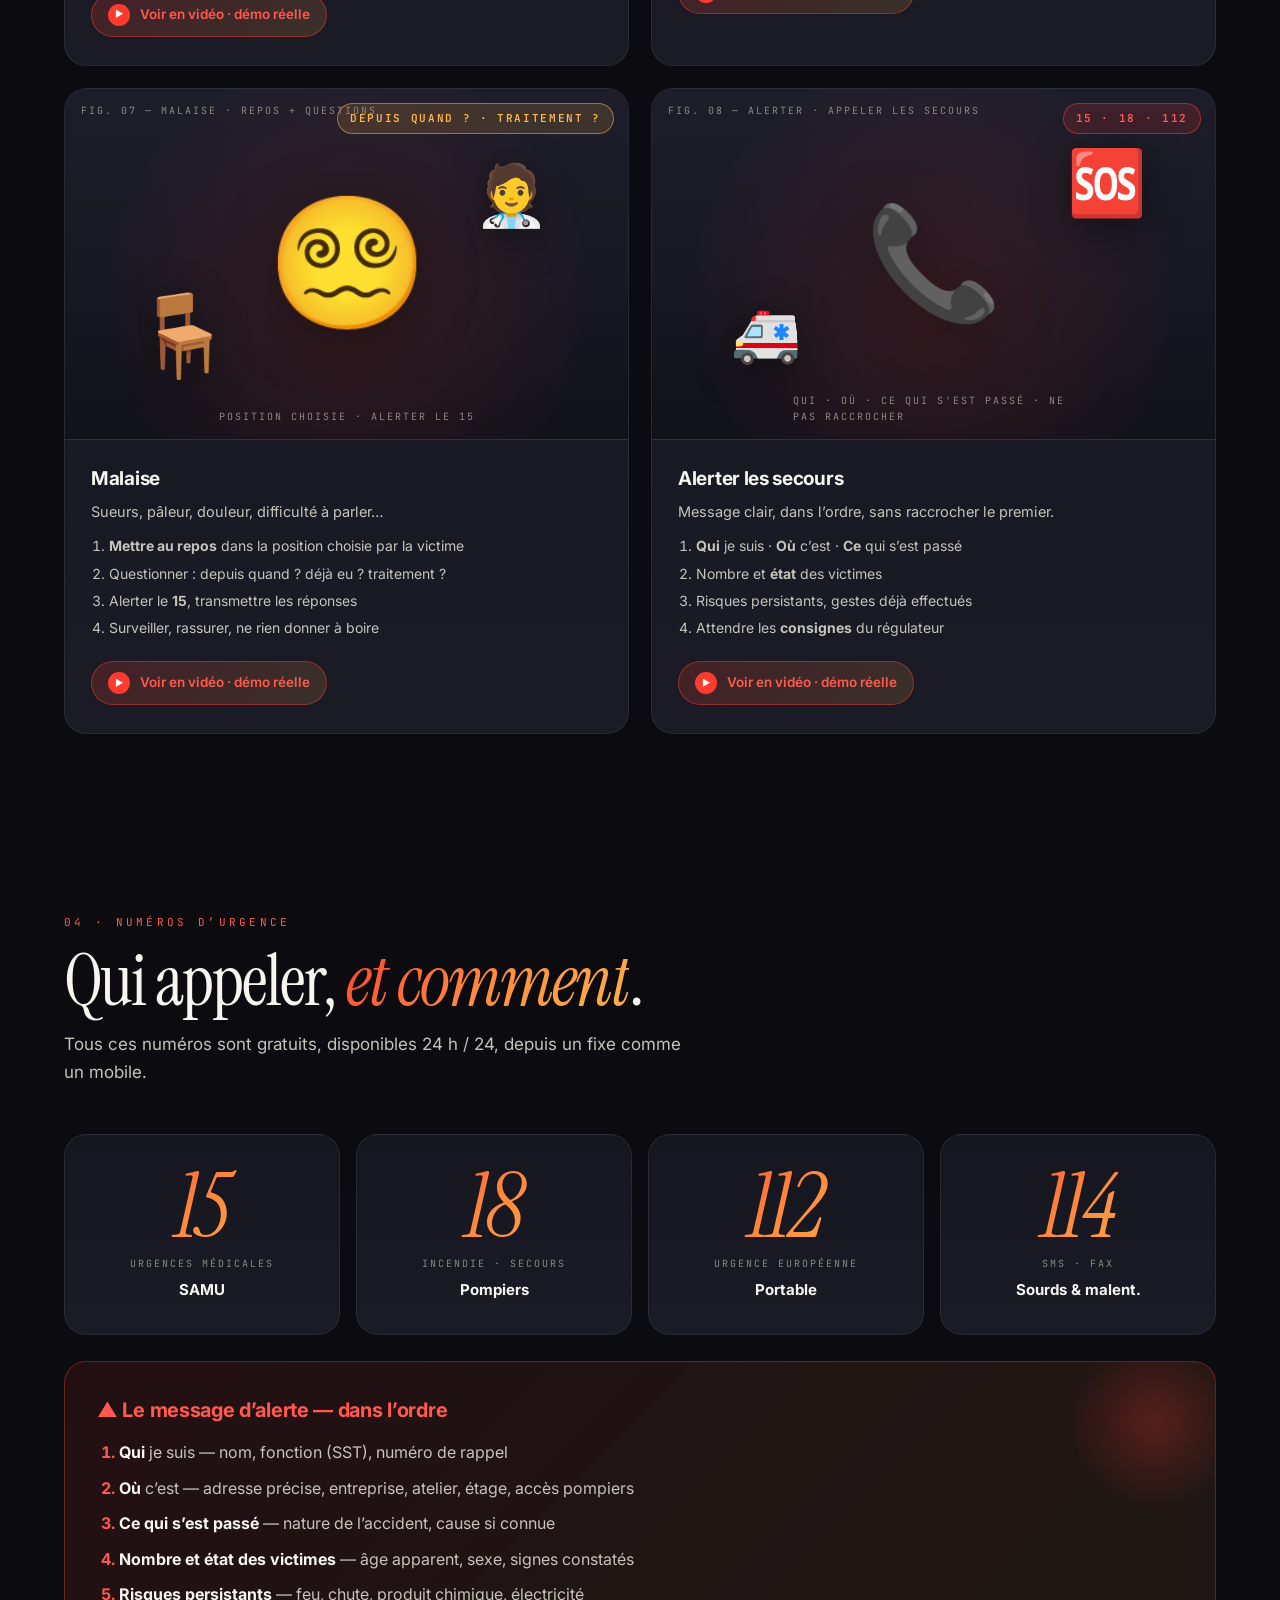
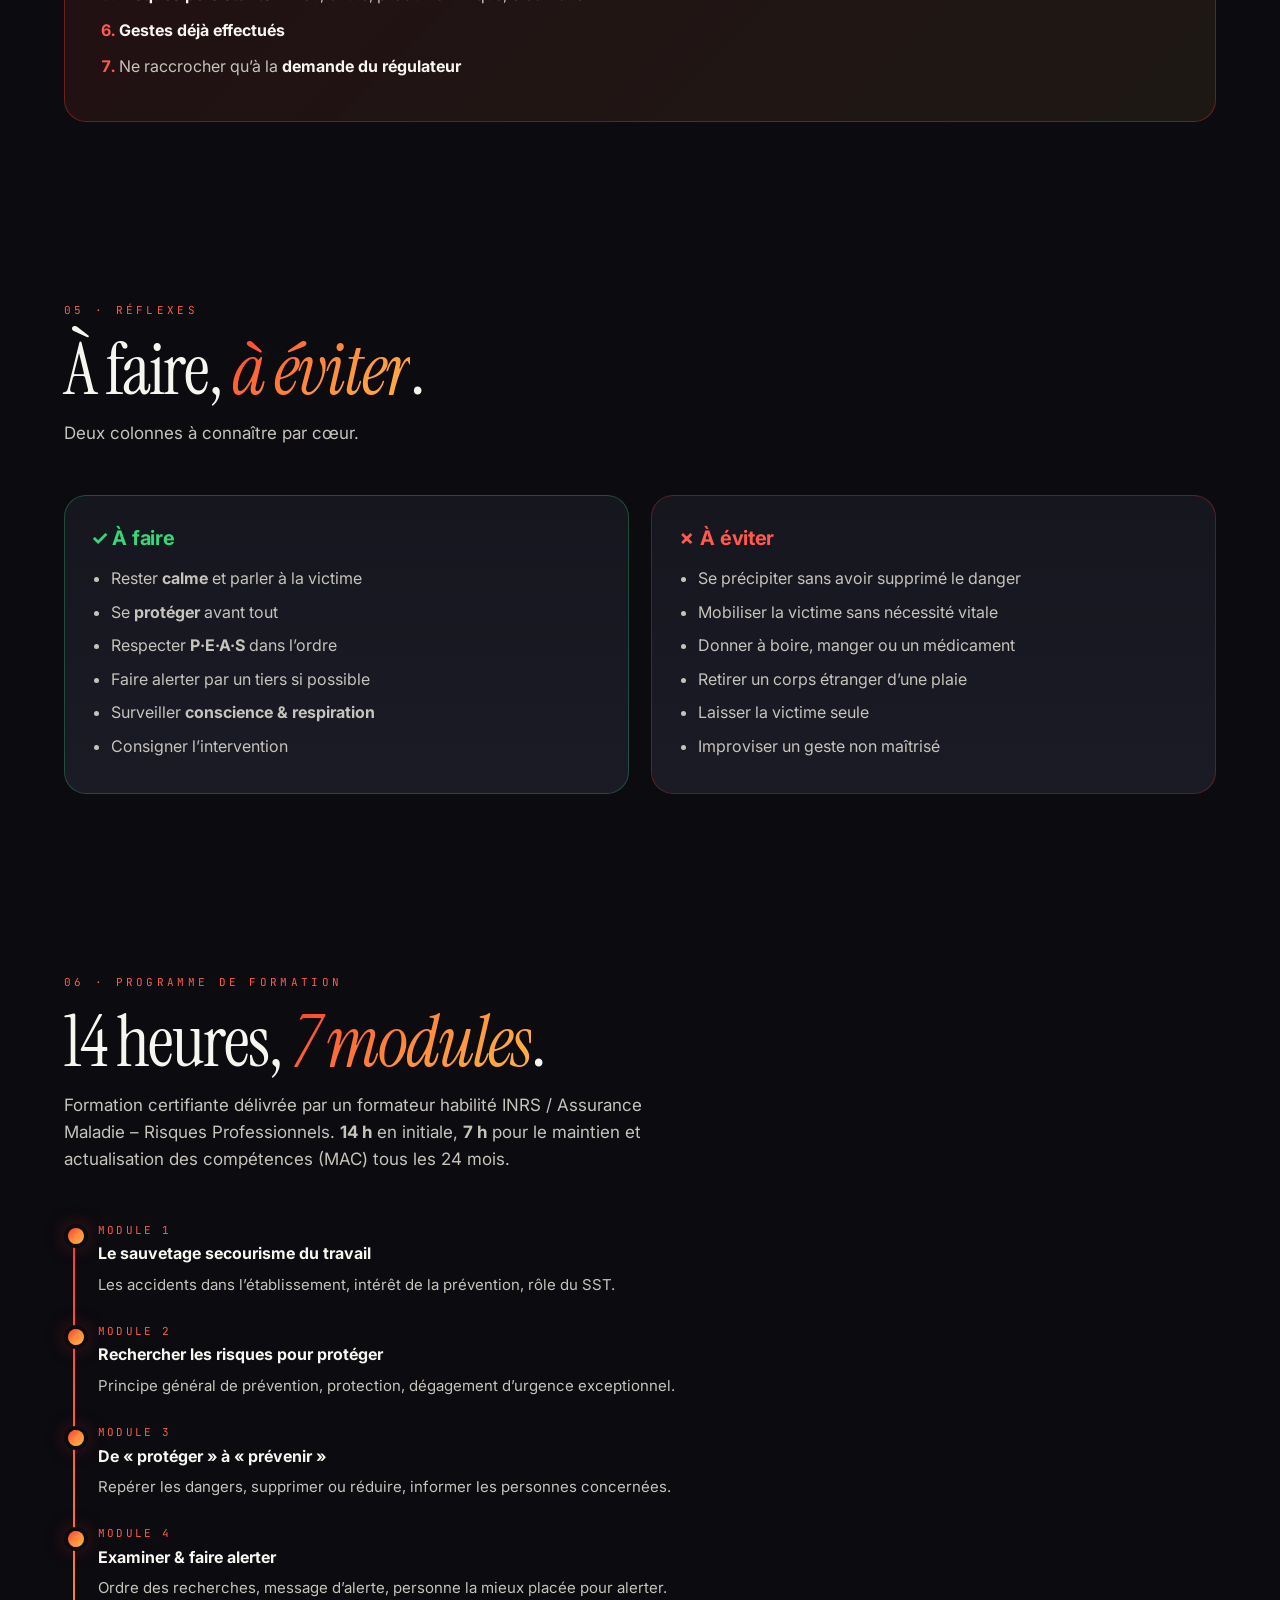
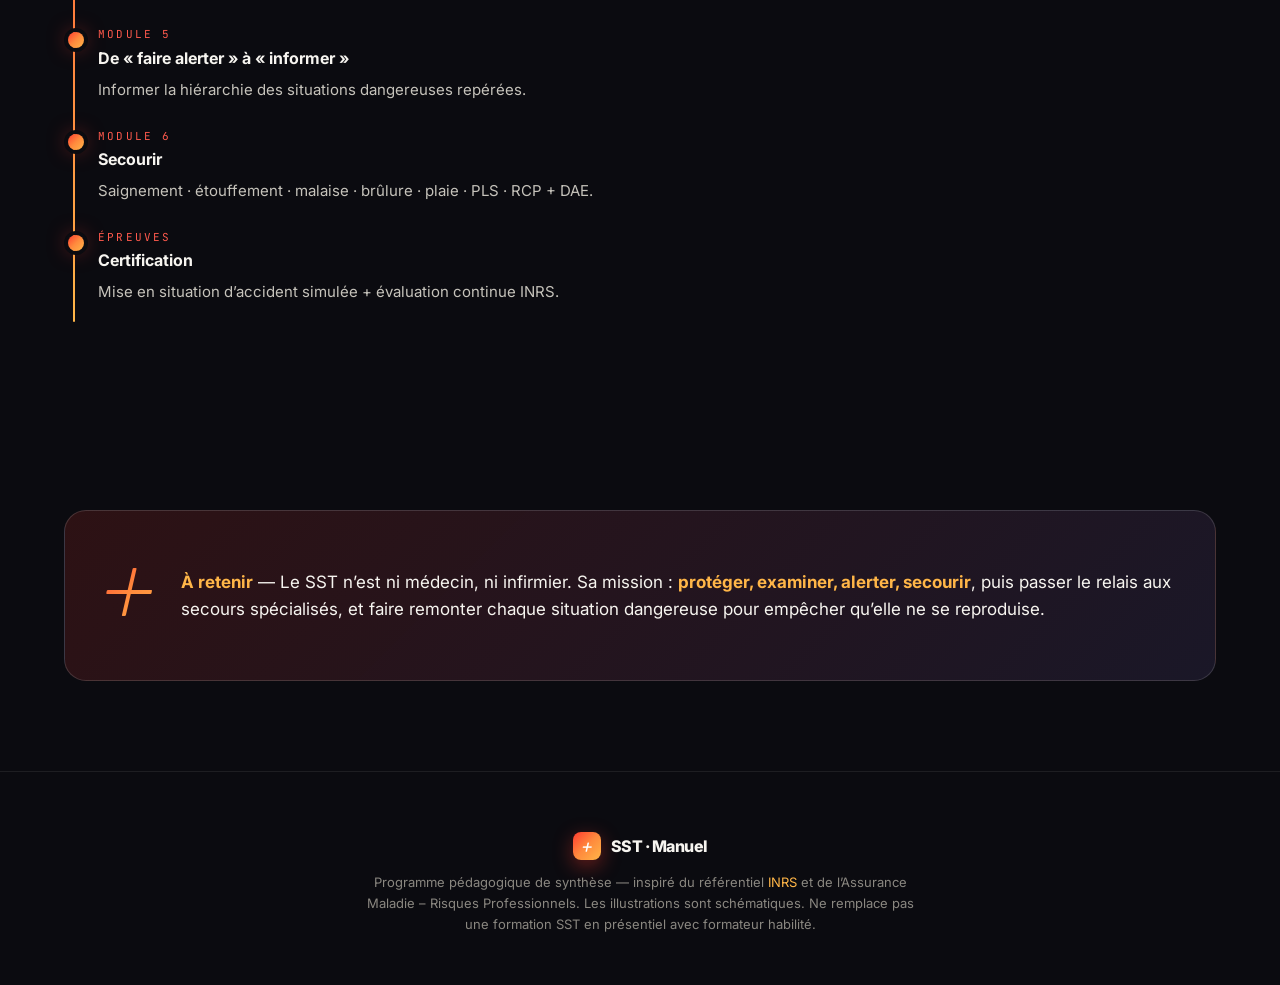
<file: sst.html>
<!doctype html>
<html lang="fr">
<head>
<meta charset="utf-8">
<meta name="viewport" content="width=device-width,initial-scale=1">
<title>SST · Sauveteur Secouriste du Travail</title>
<link rel="preconnect" href="https://fonts.googleapis.com">
<link rel="preconnect" href="https://fonts.gstatic.com" crossorigin>
<link href="https://fonts.googleapis.com/css2?family=Instrument+Serif:ital@0;1&family=Inter:wght@400;500;600;700;800;900&family=JetBrains+Mono:wght@400;500&display=swap" rel="stylesheet">
<style>
  :root{
    --bg:#0b0b10;
    --bg-2:#111119;
    --panel:#16161f;
    --panel-2:#1b1b26;
    --ink:#f7f5f0;
    --ink-2:#c6c3bb;
    --ink-dim:#8a8780;
    --line:rgba(255,255,255,.08);
    --line-2:rgba(255,255,255,.14);
    --red:#ff3b30;
    --red-soft:#ff5a4d;
    --amber:#ffb648;
    --green:#37d67a;
    --blue:#5aa9ff;
    --violet:#a78bfa;
    --grad:linear-gradient(135deg,#ff3b30 0%,#ff8a3d 50%,#ffb648 100%);
    --grad-cool:linear-gradient(135deg,#5aa9ff 0%,#a78bfa 100%);
    --serif:"Instrument Serif","Playfair Display",Georgia,serif;
    --sans:"Inter","Helvetica Neue",Arial,system-ui,sans-serif;
    --mono:"JetBrains Mono","SFMono-Regular",ui-monospace,Menlo,monospace;
    --maxw:1200px;
    --r:22px;
    --r-sm:14px;
  }
  *{box-sizing:border-box}
  html{scroll-behavior:smooth}
  body{
    margin:0;
    background:var(--bg);
    color:var(--ink);
    font-family:var(--sans);
    line-height:1.6;
    -webkit-font-smoothing:antialiased;
    overflow-x:hidden;
  }
  /* Ambient blobs */
  body::before,body::after{content:"";position:fixed;pointer-events:none;z-index:-1;filter:blur(80px);opacity:.55;border-radius:50%}
  body::before{width:520px;height:520px;background:radial-gradient(circle, #ff3b30 0%, transparent 70%);top:-160px;left:-120px}
  body::after{width:600px;height:600px;background:radial-gradient(circle, #5aa9ff 0%, transparent 70%);bottom:-200px;right:-180px;opacity:.35}

  a{color:var(--amber);text-decoration:none}
  a:hover{color:var(--red-soft)}
  .wrap{max-width:var(--maxw);margin:0 auto;padding:0 24px}

  /* ---------- Nav ---------- */
  nav.top{position:sticky;top:0;z-index:50;
    backdrop-filter:blur(20px) saturate(150%);
    -webkit-backdrop-filter:blur(20px) saturate(150%);
    background:rgba(11,11,16,.55);border-bottom:1px solid var(--line)}
  .nav-in{display:flex;align-items:center;justify-content:space-between;height:64px}
  .logo{display:flex;align-items:center;gap:10px;font-weight:800;letter-spacing:-.5px}
  .logo-dot{width:28px;height:28px;border-radius:8px;background:var(--grad);
    display:grid;place-items:center;color:#fff;font-family:var(--serif);font-style:italic;font-size:20px;font-weight:700;
    box-shadow:0 6px 20px rgba(255,59,48,.4)}
  .nav-links{display:flex;gap:26px;font-size:14px;color:var(--ink-2)}
  .nav-links a{color:var(--ink-2)}
  .nav-links a:hover{color:var(--ink)}
  @media(max-width:720px){.nav-links{display:none}}

  /* ---------- Hero ---------- */
  header.hero{padding:80px 0 90px;position:relative}
  .kicker{display:inline-flex;align-items:center;gap:10px;padding:8px 14px;border-radius:999px;
    background:rgba(255,255,255,.05);border:1px solid var(--line-2);
    font-family:var(--mono);font-size:11px;letter-spacing:.2em;text-transform:uppercase;color:var(--ink-2)}
  .kicker .pulse{width:8px;height:8px;border-radius:50%;background:var(--red);
    box-shadow:0 0 0 0 rgba(255,59,48,.6);animation:pulse 1.6s infinite}
  @keyframes pulse{0%{box-shadow:0 0 0 0 rgba(255,59,48,.6)}70%{box-shadow:0 0 0 14px rgba(255,59,48,0)}100%{box-shadow:0 0 0 0 rgba(255,59,48,0)}}

  h1.title{
    font-family:var(--serif);font-weight:400;
    font-size:clamp(56px,10vw,140px);line-height:.92;letter-spacing:-3px;margin:26px 0 20px;
  }
  h1.title em{font-style:italic;background:var(--grad);-webkit-background-clip:text;background-clip:text;color:transparent}
  .lede{font-size:20px;color:var(--ink-2);max-width:640px;line-height:1.55;font-weight:400}
  .lede b{color:var(--ink);font-weight:600}

  .cta-row{display:flex;flex-wrap:wrap;gap:14px;margin-top:34px}
  .btn{display:inline-flex;align-items:center;gap:10px;padding:14px 22px;border-radius:999px;
    font-weight:600;font-size:15px;transition:transform .2s,box-shadow .2s}
  .btn.primary{background:var(--grad);color:#fff;box-shadow:0 12px 30px rgba(255,59,48,.35)}
  .btn.primary:hover{transform:translateY(-2px);box-shadow:0 18px 40px rgba(255,59,48,.5);color:#fff}
  .btn.ghost{background:rgba(255,255,255,.06);color:var(--ink);border:1px solid var(--line-2)}
  .btn.ghost:hover{background:rgba(255,255,255,.1);color:var(--ink)}

  .stats{display:grid;grid-template-columns:repeat(4,1fr);gap:20px;margin-top:64px}
  @media(max-width:720px){.stats{grid-template-columns:repeat(2,1fr)}}
  .stat{padding:22px;border-radius:var(--r-sm);background:rgba(255,255,255,.03);border:1px solid var(--line)}
  .stat .n{font-family:var(--serif);font-size:44px;line-height:1;letter-spacing:-1px}
  .stat .n em{font-style:italic;background:var(--grad);-webkit-background-clip:text;background-clip:text;color:transparent}
  .stat .l{font-family:var(--mono);font-size:11px;letter-spacing:.2em;text-transform:uppercase;color:var(--ink-dim);margin-top:8px}

  /* ---------- Sections ---------- */
  section{padding:90px 0;position:relative}
  .sec-head{display:flex;flex-direction:column;gap:14px;margin-bottom:48px;max-width:780px}
  .eyebrow{font-family:var(--mono);font-size:11px;letter-spacing:.3em;text-transform:uppercase;color:var(--red-soft)}
  h2{font-family:var(--serif);font-weight:400;font-size:clamp(38px,6vw,72px);line-height:1;letter-spacing:-2px;margin:0}
  h2 em{font-style:italic;background:var(--grad);-webkit-background-clip:text;background-clip:text;color:transparent}
  .sub{color:var(--ink-2);font-size:17px;max-width:640px;margin:0}

  h3{font-family:var(--sans);font-weight:700;font-size:20px;letter-spacing:-.3px;margin:0 0 8px;color:var(--ink)}

  /* ---------- Grids ---------- */
  .grid{display:grid;gap:22px}
  .g-2{grid-template-columns:repeat(2,1fr)}
  .g-3{grid-template-columns:repeat(3,1fr)}
  .g-4{grid-template-columns:repeat(4,1fr)}
  @media(max-width:960px){.g-4{grid-template-columns:repeat(2,1fr)}.g-3{grid-template-columns:repeat(2,1fr)}}
  @media(max-width:640px){.g-4,.g-3,.g-2{grid-template-columns:1fr}}

  .card{padding:28px;border-radius:var(--r);
    background:linear-gradient(180deg,var(--panel),var(--panel-2));
    border:1px solid var(--line);
    position:relative;overflow:hidden;transition:transform .3s,border-color .3s}
  .card:hover{transform:translateY(-4px);border-color:var(--line-2)}
  .card p{margin:0;color:var(--ink-2)}
  .card ul{margin:12px 0 0;padding-left:18px;color:var(--ink-2)}
  .card ul li{margin:6px 0}
  .card .tag{display:inline-block;padding:4px 10px;border-radius:999px;
    background:rgba(255,59,48,.14);color:var(--red-soft);font-family:var(--mono);font-size:10px;
    letter-spacing:.18em;text-transform:uppercase;margin-bottom:14px}

  /* ---------- PEAS ---------- */
  .peas{display:grid;grid-template-columns:repeat(4,1fr);gap:16px}
  @media(max-width:900px){.peas{grid-template-columns:repeat(2,1fr)}}
  @media(max-width:520px){.peas{grid-template-columns:1fr}}
  .peas .step{padding:28px;border-radius:var(--r);
    background:linear-gradient(180deg,var(--panel),var(--panel-2));border:1px solid var(--line);
    position:relative;overflow:hidden}
  .peas .step::before{content:"";position:absolute;inset:0;background:var(--grad);opacity:0;transition:opacity .3s;border-radius:var(--r)}
  .peas .step:hover::before{opacity:.08}
  .peas .letter{font-family:var(--serif);font-style:italic;font-weight:400;font-size:120px;line-height:.8;
    background:var(--grad);-webkit-background-clip:text;background-clip:text;color:transparent;margin-bottom:10px;letter-spacing:-4px}
  .peas .verb{font-size:22px;font-weight:700;margin-bottom:10px}
  .peas .step p{position:relative;z-index:1;color:var(--ink-2);font-size:14.5px}

  /* ---------- Gestes with SVG ---------- */
  .geste{padding:0;overflow:hidden;display:grid;grid-template-rows:auto 1fr}
  .geste .canvas{aspect-ratio:16/10;background:radial-gradient(circle at 50% 60%,rgba(255,59,48,.14),transparent 70%),
    linear-gradient(180deg,#1e1e2b,#12121a);
    display:grid;place-items:center;overflow:hidden;border-bottom:1px solid var(--line)}
  .geste .canvas svg{width:100%;height:100%;display:block}

  /* Emoji scenes */
  .scene{position:relative;width:100%;height:100%;display:flex;align-items:center;justify-content:center;padding:18px;font-family:"Apple Color Emoji","Segoe UI Emoji","Noto Color Emoji",sans-serif}
  .scene .hero{font-size:130px;line-height:1;filter:drop-shadow(0 10px 30px rgba(0,0,0,.4))}
  .scene .side{font-size:80px;line-height:1;position:absolute;filter:drop-shadow(0 8px 20px rgba(0,0,0,.4))}
  .scene .badge{position:absolute;top:14px;right:14px;padding:6px 12px;border-radius:999px;
    background:rgba(255,59,48,.15);border:1px solid rgba(255,59,48,.5);color:var(--red-soft);
    font-family:var(--mono);font-size:11px;letter-spacing:.15em;font-weight:600}
  .scene .badge.blue{background:rgba(90,169,255,.15);border-color:rgba(90,169,255,.5);color:#5aa9ff}
  .scene .badge.amber{background:rgba(255,182,72,.15);border-color:rgba(255,182,72,.5);color:var(--amber)}
  .scene .badge.green{background:rgba(55,214,122,.15);border-color:rgba(55,214,122,.5);color:var(--green)}
  .scene .label-bottom{position:absolute;bottom:14px;left:50%;transform:translateX(-50%);
    font-family:var(--mono);font-size:10px;letter-spacing:.2em;color:var(--ink-dim);text-transform:uppercase}
  .scene .arrow-svg{position:absolute;pointer-events:none}

  /* Emoji-specific animations */
  @keyframes heartbeat{0%,60%,100%{transform:scale(1)}30%{transform:scale(1.12)}}
  @keyframes pump-down{0%,100%{transform:translateY(-30px)}50%{transform:translateY(-4px)}}
  @keyframes tilt-side{0%,15%{transform:rotate(0)}45%,85%{transform:rotate(-25deg)}100%{transform:rotate(0)}}
  @keyframes fall{0%{transform:translateY(-40px);opacity:0}30%{opacity:1}100%{transform:translateY(60px);opacity:0}}
  @keyframes shake-x{0%,100%{transform:translateX(-4px)}50%{transform:translateX(4px)}}
  @keyframes bounce{0%,100%{transform:translateY(0)}50%{transform:translateY(-10px)}}
  @keyframes wobble{0%,100%{transform:rotate(-6deg)}50%{transform:rotate(6deg)}}
  @keyframes zap{0%,80%,100%{opacity:.3;transform:scale(.9)}40%{opacity:1;transform:scale(1.15)}}

  .e-heartbeat{animation:heartbeat 1s ease-in-out infinite}
  .e-pump{animation:pump-down 1s cubic-bezier(.5,0,.5,1) infinite}
  .e-tilt{animation:tilt-side 5s ease-in-out infinite;transform-origin:center bottom}
  .e-fall{animation:fall 1.4s linear infinite}
  .e-shake{animation:shake-x .6s ease-in-out infinite}
  .e-bounce{animation:bounce 1.2s ease-in-out infinite}
  .e-wobble{animation:wobble 2s ease-in-out infinite}
  .e-zap{animation:zap 1s ease-in-out infinite}
  .geste .body{padding:24px 26px 28px}
  .geste .body h3{font-size:19px;margin-bottom:6px}
  .geste .body p{margin:0;color:var(--ink-2);font-size:14.5px;line-height:1.55}
  .geste .body .step-list{margin:12px 0 0;padding-left:18px;color:var(--ink-2);font-size:14px}
  .geste .body .step-list li{margin:5px 0}
  .video-link{display:inline-flex;align-items:center;gap:10px;margin-top:16px;padding:10px 16px;
    border-radius:999px;background:linear-gradient(135deg,rgba(255,59,48,.18),rgba(255,182,72,.14));
    border:1px solid rgba(255,59,48,.45);color:var(--red-soft);font-weight:600;font-size:13.5px;
    transition:transform .2s,background .2s}
  .video-link:hover{transform:translateY(-2px);color:#fff;background:linear-gradient(135deg,#ff3b30,#ff8a3d)}
  .video-link .play{width:22px;height:22px;border-radius:50%;background:var(--red);display:grid;place-items:center;color:#fff;font-size:9px}

  /* ---------- Emergency numbers ---------- */
  .nums{display:grid;grid-template-columns:repeat(4,1fr);gap:16px}
  @media(max-width:900px){.nums{grid-template-columns:repeat(2,1fr)}}
  @media(max-width:520px){.nums{grid-template-columns:1fr}}
  .num{padding:32px 22px;text-align:center;border-radius:var(--r);
    background:linear-gradient(180deg,var(--panel),var(--panel-2));border:1px solid var(--line);
    position:relative;overflow:hidden;transition:transform .3s,border-color .3s}
  .num:hover{transform:translateY(-4px);border-color:var(--red-soft)}
  .num .big{font-family:var(--serif);font-style:italic;font-weight:400;font-size:88px;line-height:.9;
    background:var(--grad);-webkit-background-clip:text;background-clip:text;color:transparent;letter-spacing:-2px}
  .num .lbl{font-family:var(--mono);font-size:10px;letter-spacing:.2em;text-transform:uppercase;color:var(--ink-dim);margin-top:10px}
  .num .name{font-weight:700;margin-top:6px;font-size:15px}

  /* Alerte message */
  .msg{padding:32px;border-radius:var(--r);
    background:linear-gradient(135deg,rgba(255,59,48,.10),rgba(255,182,72,.08));
    border:1px solid rgba(255,59,48,.35);position:relative;overflow:hidden}
  .msg::before{content:"";position:absolute;top:-30px;right:-30px;width:180px;height:180px;
    background:radial-gradient(circle,rgba(255,59,48,.25),transparent 70%);border-radius:50%}
  .msg h3{color:var(--red-soft);margin-bottom:14px;position:relative}
  .msg ol{margin:0;padding-left:22px;position:relative}
  .msg ol li{margin:10px 0;color:var(--ink-2)}
  .msg ol li b{color:var(--ink)}
  .msg ol li::marker{color:var(--red-soft);font-weight:700}

  /* Do / Don't */
  .dodont{display:grid;grid-template-columns:1fr 1fr;gap:22px}
  @media(max-width:720px){.dodont{grid-template-columns:1fr}}
  .do,.dont{padding:26px;border-radius:var(--r);border:1px solid var(--line);
    background:linear-gradient(180deg,var(--panel),var(--panel-2))}
  .do{border-color:rgba(55,214,122,.28)}
  .dont{border-color:rgba(255,59,48,.28)}
  .do h3{color:var(--green)}
  .dont h3{color:var(--red-soft)}
  .do ul,.dont ul{margin:12px 0 0;padding-left:20px;color:var(--ink-2)}
  .do ul li,.dont ul li{margin:8px 0}

  /* Timeline */
  .timeline{position:relative;padding-left:34px}
  .timeline::before{content:"";position:absolute;left:9px;top:8px;bottom:8px;width:2px;background:linear-gradient(180deg,var(--red),var(--amber));border-radius:2px}
  .tl-item{position:relative;padding:0 0 26px}
  .tl-item::before{content:"";position:absolute;left:-30px;top:6px;width:16px;height:16px;
    background:var(--grad);border-radius:50%;box-shadow:0 0 0 4px var(--bg),0 0 20px rgba(255,59,48,.5)}
  .tl-item .mod{font-family:var(--mono);font-size:11px;letter-spacing:.2em;color:var(--red-soft);text-transform:uppercase;margin-bottom:2px}
  .tl-item h4{margin:0 0 6px;font-weight:700;font-size:16px}
  .tl-item p{margin:0;color:var(--ink-2);font-size:15px}

  /* Callout */
  .callout{padding:38px 32px;border-radius:var(--r);
    background:linear-gradient(135deg,rgba(255,59,48,.14),rgba(167,139,250,.10));
    border:1px solid var(--line-2);display:grid;grid-template-columns:auto 1fr;gap:26px;align-items:center}
  @media(max-width:600px){.callout{grid-template-columns:1fr}}
  .callout .plus{font-family:var(--serif);font-style:italic;font-size:110px;line-height:.85;
    background:var(--grad);-webkit-background-clip:text;background-clip:text;color:transparent}
  .callout p{margin:0;font-size:17px;line-height:1.55;color:var(--ink)}
  .callout b{color:var(--amber)}

  /* Footer */
  footer{padding:60px 0 50px;border-top:1px solid var(--line);text-align:center}
  footer .logo{justify-content:center;margin-bottom:10px}
  footer p{color:var(--ink-dim);font-size:13px;max-width:560px;margin:12px auto 0}

  /* SVG shared */
  .fig-title{position:absolute;top:14px;left:16px;font-family:var(--mono);font-size:10px;
    letter-spacing:.2em;text-transform:uppercase;color:var(--ink-dim);pointer-events:none;z-index:2}
  .canvas{position:relative}

  /* ---------- Animations ---------- */
  @keyframes rcp-body{0%,100%{transform:translateY(0)}50%{transform:translateY(12px)}}
  @keyframes rcp-chest{0%,100%{transform:scaleY(1)}50%{transform:scaleY(.86)}}
  @keyframes rcp-ring{0%{transform:scale(.6);opacity:.9}100%{transform:scale(1.7);opacity:0}}
  @keyframes pls-rotate{0%,10%{transform:rotate(0)}45%,90%{transform:rotate(-38deg)}100%{transform:rotate(0)}}
  @keyframes heimlich{0%,100%{transform:translate(0,0)}45%{transform:translate(-10px,-12px)}}
  @keyframes back-blow{0%,20%{transform:translate(-12px,-10px) rotate(-25deg)}45%,60%{transform:translate(6px,6px) rotate(10deg)}100%{transform:translate(-12px,-10px) rotate(-25deg)}}
  @keyframes water{0%{transform:translateY(-6px);opacity:0}25%{opacity:1}100%{transform:translateY(70px);opacity:0}}
  @keyframes bleed{0%{transform:translateY(-4px);opacity:0}30%{opacity:1}100%{transform:translateY(50px);opacity:0}}
  @keyframes ripple{0%{r:20;opacity:.8}100%{r:90;opacity:0}}
  @keyframes phone-shake{0%,100%{transform:rotate(-3deg)}50%{transform:rotate(3deg)}}
  @keyframes pad-glow{0%,100%{opacity:.4}50%{opacity:1}}
  @keyframes breathe{0%,100%{transform:scaleY(1)}50%{transform:scaleY(1.08)}}
  @keyframes dash{to{stroke-dashoffset:-40}}
  @keyframes press{0%,100%{transform:translateY(0) scale(1)}50%{transform:translateY(6px) scale(.96)}}
  @keyframes nod{0%,100%{transform:rotate(0)}50%{transform:rotate(-4deg)}}

  .a-rcp-body{animation:rcp-body 1s cubic-bezier(.5,0,.5,1) infinite}
  .a-rcp-chest{animation:rcp-chest 1s cubic-bezier(.5,0,.5,1) infinite;transform-box:fill-box;transform-origin:center}
  .a-rcp-ring{animation:rcp-ring 1s ease-out infinite;transform-box:fill-box;transform-origin:center}
  .a-pls-rotate{animation:pls-rotate 5s ease-in-out infinite;transform-box:fill-box;transform-origin:center}
  .a-heimlich{animation:heimlich 1.2s ease-in-out infinite}
  .a-back-blow{animation:back-blow 1s ease-in-out infinite;transform-origin:center}
  .a-water{animation:water 1.4s linear infinite}
  .a-bleed{animation:bleed 1.4s linear infinite}
  .a-ripple{animation:ripple 2.2s ease-out infinite;transform-box:fill-box;transform-origin:center}
  .a-phone{animation:phone-shake .5s ease-in-out infinite;transform-box:fill-box;transform-origin:center bottom}
  .a-glow{animation:pad-glow 1.4s ease-in-out infinite}
  .a-breathe{animation:breathe 3s ease-in-out infinite;transform-box:fill-box;transform-origin:center}
  .a-dash{stroke-dasharray:8 6;animation:dash 1.5s linear infinite}
  .a-press{animation:press 1.1s ease-in-out infinite}
  .a-nod{animation:nod 3s ease-in-out infinite;transform-box:fill-box;transform-origin:bottom center}

  @media(prefers-reduced-motion:reduce){
    *{animation:none !important}
  }

  /* Print */
  @media print{
    body{background:#fff;color:#111}
    body::before,body::after{display:none}
    .card,.num,.msg,.do,.dont,.geste,.peas .step{background:#fff;color:#111;border-color:#ddd}
    h1.title em,h2 em,.stat .n em,.peas .letter,.num .big,.callout .plus{background:none !important;-webkit-text-fill-color:#c30063 !important;color:#c30063 !important}
    section{padding:24px 0;break-inside:avoid}
    *{animation:none !important}
  }
</style>
</head>
<body>

<!-- ============ NAV ============ -->
<nav class="top">
  <div class="wrap nav-in">
    <div class="logo"><span class="logo-dot">+</span> SST · Manuel</div>
    <div class="nav-links">
      <a href="#missions">Rôle</a>
      <a href="#peas">P·E·A·S</a>
      <a href="#gestes">Gestes</a>
      <a href="#alerte">Alerte</a>
      <a href="#formation">Formation</a>
    </div>
  </div>
</nav>

<!-- ============ HERO ============ -->
<header class="hero">
  <div class="wrap">
    <span class="kicker"><span class="pulse"></span> Programme & mémento visuel</span>
    <h1 class="title">Sauveteur<br>Secouriste<br><em>du travail.</em></h1>
    <p class="lede">
      Un guide moderne, visuel et animé de tout ce qu’un <b>SST</b> doit faire au travail —
      <b>protéger</b>, <b>examiner</b>, <b>alerter</b>, <b>secourir</b> — avec les gestes essentiels illustrés.
    </p>
    <div class="cta-row">
      <a href="#peas" class="btn primary">Commencer la méthode →</a>
      <a href="#gestes" class="btn ghost">Voir les gestes</a>
    </div>

    <div class="stats">
      <div class="stat"><div class="n"><em>14</em> h</div><div class="l">Formation initiale</div></div>
      <div class="stat"><div class="n"><em>24</em> mois</div><div class="l">Recyclage MAC</div></div>
      <div class="stat"><div class="n">1 / <em>20</em></div><div class="l">Ratio légal salariés</div></div>
      <div class="stat"><div class="n"><em>100</em>/min</div><div class="l">Fréquence RCP</div></div>
    </div>
  </div>
</header>

<!-- ============ MISSIONS ============ -->
<section id="missions">
  <div class="wrap">
    <div class="sec-head">
      <span class="eyebrow">01 · Le rôle du SST</span>
      <h2>Deux missions, <em>une seule mission</em>.</h2>
      <p class="sub">Le SST agit sur les risques <b>avant</b> l’accident, et porte secours <b>quand</b> il survient.</p>
    </div>

    <div class="grid g-2">
      <div class="card">
        <span class="tag">Prévention</span>
        <h3>Agir en amont</h3>
        <p>Repérer, informer, corriger les situations dangereuses au quotidien.</p>
        <ul>
          <li>Identifier les <b>risques</b> et situations dangereuses</li>
          <li>Supprimer ou réduire le danger dans son périmètre</li>
          <li>Informer l’<b>employeur</b>, la hiérarchie ou le <b>CSE</b></li>
          <li>Contribuer à la mise à jour du <b>DUERP</b></li>
        </ul>
      </div>
      <div class="card">
        <span class="tag">Intervention</span>
        <h3>Agir face à l’accident</h3>
        <p>Appliquer la conduite à tenir apprise, sans jamais s’ajouter aux victimes.</p>
        <ul>
          <li>Appliquer la méthode <b>P·E·A·S</b> dans l’ordre</li>
          <li>Réaliser les <b>gestes de premiers secours</b> adaptés</li>
          <li>Passer le relais aux <b>secours spécialisés</b></li>
          <li>Rendre compte et consigner l’intervention</li>
        </ul>
      </div>
    </div>
  </div>
</section>

<!-- ============ PEAS ============ -->
<section id="peas">
  <div class="wrap">
    <div class="sec-head">
      <span class="eyebrow">02 · Méthode</span>
      <h2>P · E · A · <em>S</em></h2>
      <p class="sub">Toujours dans le même ordre. Règle d’or : <b>ne jamais s’ajouter à la liste des victimes.</b></p>
    </div>
    <div class="peas">
      <div class="step">
        <div class="letter">P</div>
        <div class="verb">Protéger</div>
        <p>Supprimer ou isoler le danger pour éviter le sur-accident.</p>
      </div>
      <div class="step">
        <div class="letter">E</div>
        <div class="verb">Examiner</div>
        <p>Rechercher les signes qui menacent la vie, dans l’ordre.</p>
      </div>
      <div class="step">
        <div class="letter">A</div>
        <div class="verb">Alerter</div>
        <p>Faire alerter ou alerter les secours adaptés.</p>
      </div>
      <div class="step">
        <div class="letter">S</div>
        <div class="verb">Secourir</div>
        <p>Effectuer les gestes adaptés à l’état constaté.</p>
      </div>
    </div>
  </div>
</section>

<!-- ============ GESTES ANIMÉS ============ -->
<section id="gestes">
  <div class="wrap">
    <div class="sec-head">
      <span class="eyebrow">03 · Gestes de premiers secours</span>
      <h2>Les gestes, <em>en vidéo & schéma</em>.</h2>
      <p class="sub">Chaque geste a un <b>schéma animé</b> pour saisir le mouvement, et un <b>lien vers une démo vidéo réelle</b> (INRS / Croix-Rouge) pour voir le geste exécuté par un professionnel.</p>
    </div>

    <div class="grid g-2">

      <!-- RCP -->
      <div class="card geste">
        <div class="canvas">
          <span class="fig-title">Fig. 01 — RCP · Masser le cœur</span>
          <div class="scene">
            <span class="hero e-heartbeat" role="img" aria-label="cœur">🫀</span>
            <span class="side e-pump" style="font-size:90px" aria-hidden="true">🙌</span>
            <span class="badge">100 / MIN · 5-6 CM</span>
            <span class="label-bottom">30 compressions · 2 insufflations</span>
          </div>
        </div>
        <div class="body">
          <h3>Réanimation Cardio-Pulmonaire</h3>
          <p>Victime inconsciente qui <b>ne respire pas</b>.</p>
          <ol class="step-list">
            <li>Alerter immédiatement (ou faire alerter le 15 / 18 / 112)</li>
            <li>Mains au centre du thorax, bras tendus</li>
            <li>Comprimer <b>5–6 cm de profondeur</b>, cadence <b>100/min</b></li>
            <li>Enchaîner <b>30 compressions / 2 insufflations</b> jusqu’à la relève ou l’arrivée du DAE</li>
          </ol>
          <a class="video-link" href="https://www.youtube.com/results?search_query=RCP+adulte+massage+cardiaque+INRS" target="_blank" rel="noopener"><span class="play">▶</span> Voir en vidéo · démo réelle</a>
        </div>
      </div>

      <!-- DAE -->
      <div class="card geste">
        <div class="canvas">
          <span class="fig-title">Fig. 02 — DAE · Choc pour repartir le cœur</span>
          <div class="scene">
            <span class="hero e-zap" role="img" aria-label="électricité">⚡</span>
            <span class="side e-heartbeat" style="left:22%;font-size:70px" aria-hidden="true">🫀</span>
            <span class="side" style="right:16%;top:22%;font-size:64px" aria-hidden="true">🔴</span>
            <span class="side" style="right:12%;bottom:16%;font-size:64px" aria-hidden="true">🟠</span>
            <span class="badge">DAE · SUIVRE LA VOIX</span>
            <span class="label-bottom">Torse nu · ne pas toucher pendant le choc</span>
          </div>
        </div>
        <div class="body">
          <h3>Défibrillateur Automatisé Externe</h3>
          <p>Dès qu’il est disponible, en parallèle de la RCP.</p>
          <ol class="step-list">
            <li>Allumer, suivre les <b>instructions vocales</b></li>
            <li>Coller les électrodes torse nu et sec</li>
            <li>Ne pas toucher la victime pendant l’analyse ni le choc</li>
            <li>Reprendre la RCP immédiatement après</li>
          </ol>
          <a class="video-link" href="https://www.youtube.com/results?search_query=d%C3%A9fibrillateur+DAE+utilisation+premiers+secours" target="_blank" rel="noopener"><span class="play">▶</span> Voir en vidéo · démo réelle</a>
        </div>
      </div>

      <!-- PLS -->
      <div class="card geste">
        <div class="canvas">
          <span class="fig-title">Fig. 03 — PLS · Sur le côté, tête inclinée</span>
          <div class="scene">
            <span class="hero e-tilt" role="img" aria-label="personne au lit">🛌</span>
            <span class="side e-wobble" style="right:16%;top:22%;font-size:60px" aria-hidden="true">💤</span>
            <span class="badge blue">TÊTE INCLINÉE · JAMBE PLIÉE</span>
            <span class="label-bottom">Bouche vers le sol · surveillance permanente</span>
          </div>
        </div>
        <div class="body">
          <h3>PLS — Position Latérale de Sécurité</h3>
          <p>Victime <b>inconsciente qui respire</b>.</p>
          <ol class="step-list">
            <li>Libérer les voies aériennes (basculer la tête en arrière)</li>
            <li>Basculer sur le côté, <b>bouche vers le sol</b></li>
            <li>Stabiliser jambe et bras pour éviter la bascule</li>
            <li>Alerter, surveiller la respiration jusqu’aux secours</li>
          </ol>
          <a class="video-link" href="https://www.youtube.com/results?search_query=PLS+position+lat%C3%A9rale+s%C3%A9curit%C3%A9+croix+rouge" target="_blank" rel="noopener"><span class="play">▶</span> Voir en vidéo · démo réelle</a>
        </div>
      </div>

      <!-- HEIMLICH -->
      <div class="card geste">
        <div class="canvas">
          <span class="fig-title">Fig. 04 — Heimlich · Compressions abdominales</span>
          <div class="scene">
            <span class="hero e-shake" role="img" aria-label="deux personnes enlacées">🫂</span>
            <span class="side e-bounce" style="right:14%;top:32%;font-size:64px" aria-hidden="true">⬆️</span>
            <span class="side" style="left:12%;top:22%;font-size:52px" aria-hidden="true">😵</span>
            <span class="badge">1 À 5 COMPRESSIONS</span>
            <span class="label-bottom">Sous le sternum · vers soi + vers le haut</span>
          </div>
        </div>
        <div class="body">
          <h3>Étouffement total</h3>
          <p>Ne parle plus, ne tousse plus, ne respire plus.</p>
          <ol class="step-list">
            <li><b>1 à 5 claques</b> vigoureuses dans le dos (main plate, entre les omoplates)</li>
            <li>Si échec : <b>1 à 5 compressions abdominales</b> (Heimlich) sous le sternum, vers l’intérieur et le haut</li>
            <li>Alterner claques / compressions jusqu’à expulsion</li>
            <li>Si perte de conscience → allonger + RCP</li>
          </ol>
          <a class="video-link" href="https://www.youtube.com/results?search_query=heimlich+adulte+%C3%A9touffement+premiers+secours" target="_blank" rel="noopener"><span class="play">▶</span> Voir en vidéo · démo réelle</a>
        </div>
      </div>

      <!-- SAIGNEMENT -->
      <div class="card geste">
        <div class="canvas">
          <span class="fig-title">Fig. 05 — Saignement · Compression directe</span>
          <div class="scene">
            <span class="hero e-heartbeat" role="img" aria-label="main de compression" style="font-size:120px">✋</span>
            <span class="side" style="left:12%;bottom:26%;font-size:64px" aria-hidden="true">🩸</span>
            <span class="side e-bounce" style="left:8%;bottom:12%;font-size:44px;animation-delay:.3s" aria-hidden="true">🩸</span>
            <span class="side" style="right:14%;top:22%;font-size:56px" aria-hidden="true">🩹</span>
            <span class="badge">APPUYER FORT · NE PAS LÂCHER</span>
            <span class="label-bottom">Allonger la victime · alerter le 15</span>
          </div>
        </div>
        <div class="body">
          <h3>Saignement abondant</h3>
          <p>Le sang <b>imbibe rapidement</b> un mouchoir en tissu.</p>
          <ol class="step-list">
            <li><b>Compression manuelle directe</b> sur la plaie (avec un tissu propre si possible)</li>
            <li><b>Allonger</b> la victime</li>
            <li>Faire alerter le 15 / 18 / 112</li>
            <li>Surveiller conscience et respiration</li>
          </ol>
          <a class="video-link" href="https://www.youtube.com/results?search_query=saignement+abondant+compression+premiers+secours" target="_blank" rel="noopener"><span class="play">▶</span> Voir en vidéo · démo réelle</a>
        </div>
      </div>

      <!-- BRÛLURE -->
      <div class="card geste">
        <div class="canvas">
          <span class="fig-title">Fig. 06 — Brûlure · Eau tiède 15-20 min</span>
          <div class="scene">
            <span class="side" style="left:22%;top:16%;font-size:70px" aria-hidden="true">🚰</span>
            <span class="hero e-heartbeat" role="img" aria-label="eau qui coule" style="font-size:120px">💦</span>
            <span class="side e-fall" style="right:24%;top:20%;font-size:40px" aria-hidden="true">💧</span>
            <span class="side e-fall" style="right:30%;top:20%;font-size:36px;animation-delay:.3s" aria-hidden="true">💧</span>
            <span class="side e-fall" style="right:36%;top:20%;font-size:36px;animation-delay:.6s" aria-hidden="true">💧</span>
            <span class="side" style="right:12%;bottom:20%;font-size:60px" aria-hidden="true">🔥</span>
            <span class="badge blue">15–20 MIN · EAU TIÈDE</span>
            <span class="label-bottom">Ne rien appliquer (ni crème, ni glace)</span>
          </div>
        </div>
        <div class="body">
          <h3>Brûlure</h3>
          <p>Rougeur, cloque, peau noircie ou blanche.</p>
          <ol class="step-list">
            <li>Refroidir à l’<b>eau tempérée 15 à 20 min</b>, dès que possible</li>
            <li>Retirer les <b>vêtements non adhérents</b></li>
            <li>Ne <b>rien appliquer</b> (crème, glace, coton…)</li>
            <li>Alerter si brûlure grave / étendue / du visage</li>
          </ol>
          <a class="video-link" href="https://www.youtube.com/results?search_query=br%C3%BBlure+refroidir+eau+premiers+secours" target="_blank" rel="noopener"><span class="play">▶</span> Voir en vidéo · démo réelle</a>
        </div>
      </div>

      <!-- MALAISE -->
      <div class="card geste">
        <div class="canvas">
          <span class="fig-title">Fig. 07 — Malaise · Repos + questions</span>
          <div class="scene">
            <span class="hero e-wobble" role="img" aria-label="visage étourdi">😵‍💫</span>
            <span class="side" style="left:12%;bottom:18%;font-size:80px" aria-hidden="true">🪑</span>
            <span class="side e-bounce" style="right:14%;top:22%;font-size:60px" aria-hidden="true">🧑‍⚕️</span>
            <span class="badge amber">DEPUIS QUAND ? · TRAITEMENT ?</span>
            <span class="label-bottom">Position choisie · alerter le 15</span>
          </div>
        </div>
        <div class="body">
          <h3>Malaise</h3>
          <p>Sueurs, pâleur, douleur, difficulté à parler…</p>
          <ol class="step-list">
            <li><b>Mettre au repos</b> dans la position choisie par la victime</li>
            <li>Questionner : depuis quand ? déjà eu ? traitement ?</li>
            <li>Alerter le <b>15</b>, transmettre les réponses</li>
            <li>Surveiller, rassurer, ne rien donner à boire</li>
          </ol>
          <a class="video-link" href="https://www.youtube.com/results?search_query=malaise+premiers+secours+SST+position" target="_blank" rel="noopener"><span class="play">▶</span> Voir en vidéo · démo réelle</a>
        </div>
      </div>

      <!-- ALERTE -->
      <div class="card geste">
        <div class="canvas">
          <span class="fig-title">Fig. 08 — Alerter · Appeler les secours</span>
          <div class="scene">
            <span class="hero e-shake" role="img" aria-label="téléphone qui sonne" style="font-size:110px">📞</span>
            <span class="side e-bounce" style="right:12%;top:18%;font-size:64px" aria-hidden="true">🆘</span>
            <span class="side e-heartbeat" style="left:14%;bottom:22%;font-size:56px;animation-delay:.3s" aria-hidden="true">🚑</span>
            <span class="badge">15 · 18 · 112</span>
            <span class="label-bottom">Qui · Où · Ce qui s'est passé · Ne pas raccrocher</span>
          </div>
        </div>
        <div class="body">
          <h3>Alerter les secours</h3>
          <p>Message clair, dans l’ordre, sans raccrocher le premier.</p>
          <ol class="step-list">
            <li><b>Qui</b> je suis · <b>Où</b> c’est · <b>Ce</b> qui s’est passé</li>
            <li>Nombre et <b>état</b> des victimes</li>
            <li>Risques persistants, gestes déjà effectués</li>
            <li>Attendre les <b>consignes</b> du régulateur</li>
          </ol>
          <a class="video-link" href="https://www.youtube.com/results?search_query=message+alerte+SAMU+15+premiers+secours" target="_blank" rel="noopener"><span class="play">▶</span> Voir en vidéo · démo réelle</a>
        </div>
      </div>

    </div>
  </div>
</section>

<!-- ============ NUMÉROS ============ -->
<section id="alerte">
  <div class="wrap">
    <div class="sec-head">
      <span class="eyebrow">04 · Numéros d’urgence</span>
      <h2>Qui appeler, <em>et comment</em>.</h2>
      <p class="sub">Tous ces numéros sont gratuits, disponibles 24 h / 24, depuis un fixe comme un mobile.</p>
    </div>
    <div class="nums">
      <div class="num"><div class="big">15</div><div class="lbl">Urgences médicales</div><div class="name">SAMU</div></div>
      <div class="num"><div class="big">18</div><div class="lbl">Incendie · secours</div><div class="name">Pompiers</div></div>
      <div class="num"><div class="big">112</div><div class="lbl">Urgence européenne</div><div class="name">Portable</div></div>
      <div class="num"><div class="big">114</div><div class="lbl">SMS · fax</div><div class="name">Sourds & malent.</div></div>
    </div>

    <div style="height:26px"></div>

    <div class="msg">
      <h3>▲ Le message d’alerte — dans l’ordre</h3>
      <ol>
        <li><b>Qui</b> je suis — nom, fonction (SST), numéro de rappel</li>
        <li><b>Où</b> c’est — adresse précise, entreprise, atelier, étage, accès pompiers</li>
        <li><b>Ce qui s’est passé</b> — nature de l’accident, cause si connue</li>
        <li><b>Nombre et état des victimes</b> — âge apparent, sexe, signes constatés</li>
        <li><b>Risques persistants</b> — feu, chute, produit chimique, électricité</li>
        <li><b>Gestes déjà effectués</b></li>
        <li>Ne raccrocher qu’à la <b>demande du régulateur</b></li>
      </ol>
    </div>
  </div>
</section>

<!-- ============ DO / DON'T ============ -->
<section id="dodont">
  <div class="wrap">
    <div class="sec-head">
      <span class="eyebrow">05 · Réflexes</span>
      <h2>À faire, <em>à éviter</em>.</h2>
      <p class="sub">Deux colonnes à connaître par cœur.</p>
    </div>
    <div class="dodont">
      <div class="do">
        <h3>✓ À faire</h3>
        <ul>
          <li>Rester <b>calme</b> et parler à la victime</li>
          <li>Se <b>protéger</b> avant tout</li>
          <li>Respecter <b>P·E·A·S</b> dans l’ordre</li>
          <li>Faire alerter par un tiers si possible</li>
          <li>Surveiller <b>conscience & respiration</b></li>
          <li>Consigner l’intervention</li>
        </ul>
      </div>
      <div class="dont">
        <h3>✗ À éviter</h3>
        <ul>
          <li>Se précipiter sans avoir supprimé le danger</li>
          <li>Mobiliser la victime sans nécessité vitale</li>
          <li>Donner à boire, manger ou un médicament</li>
          <li>Retirer un corps étranger d’une plaie</li>
          <li>Laisser la victime seule</li>
          <li>Improviser un geste non maîtrisé</li>
        </ul>
      </div>
    </div>
  </div>
</section>

<!-- ============ FORMATION ============ -->
<section id="formation">
  <div class="wrap">
    <div class="sec-head">
      <span class="eyebrow">06 · Programme de formation</span>
      <h2>14 heures, <em>7 modules</em>.</h2>
      <p class="sub">
        Formation certifiante délivrée par un formateur habilité INRS / Assurance Maladie – Risques Professionnels.
        <b>14 h</b> en initiale, <b>7 h</b> pour le maintien et actualisation des compétences (MAC) tous les 24 mois.
      </p>
    </div>
    <div class="timeline">
      <div class="tl-item"><div class="mod">Module 1</div><h4>Le sauvetage secourisme du travail</h4><p>Les accidents dans l’établissement, intérêt de la prévention, rôle du SST.</p></div>
      <div class="tl-item"><div class="mod">Module 2</div><h4>Rechercher les risques pour protéger</h4><p>Principe général de prévention, protection, dégagement d’urgence exceptionnel.</p></div>
      <div class="tl-item"><div class="mod">Module 3</div><h4>De « protéger » à « prévenir »</h4><p>Repérer les dangers, supprimer ou réduire, informer les personnes concernées.</p></div>
      <div class="tl-item"><div class="mod">Module 4</div><h4>Examiner & faire alerter</h4><p>Ordre des recherches, message d’alerte, personne la mieux placée pour alerter.</p></div>
      <div class="tl-item"><div class="mod">Module 5</div><h4>De « faire alerter » à « informer »</h4><p>Informer la hiérarchie des situations dangereuses repérées.</p></div>
      <div class="tl-item"><div class="mod">Module 6</div><h4>Secourir</h4><p>Saignement · étouffement · malaise · brûlure · plaie · PLS · RCP + DAE.</p></div>
      <div class="tl-item"><div class="mod">Épreuves</div><h4>Certification</h4><p>Mise en situation d’accident simulée + évaluation continue INRS.</p></div>
    </div>
  </div>
</section>

<!-- ============ CALLOUT ============ -->
<section id="recap">
  <div class="wrap">
    <div class="callout">
      <div class="plus">+</div>
      <p>
        <b>À retenir</b> — Le SST n’est ni médecin, ni infirmier. Sa mission :
        <b>protéger, examiner, alerter, secourir</b>, puis passer le relais aux secours spécialisés,
        et faire remonter chaque situation dangereuse pour empêcher qu’elle ne se reproduise.
      </p>
    </div>
  </div>
</section>

<!-- ============ FOOTER ============ -->
<footer>
  <div class="wrap">
    <div class="logo"><span class="logo-dot">+</span> SST · Manuel</div>
    <p>
      Programme pédagogique de synthèse — inspiré du référentiel <a href="https://www.inrs.fr" target="_blank" rel="noopener">INRS</a> et de l’Assurance Maladie – Risques Professionnels.
      Les illustrations sont schématiques. Ne remplace pas une formation SST en présentiel avec formateur habilité.
    </p>
  </div>
</footer>

</body>
</html>
</file>
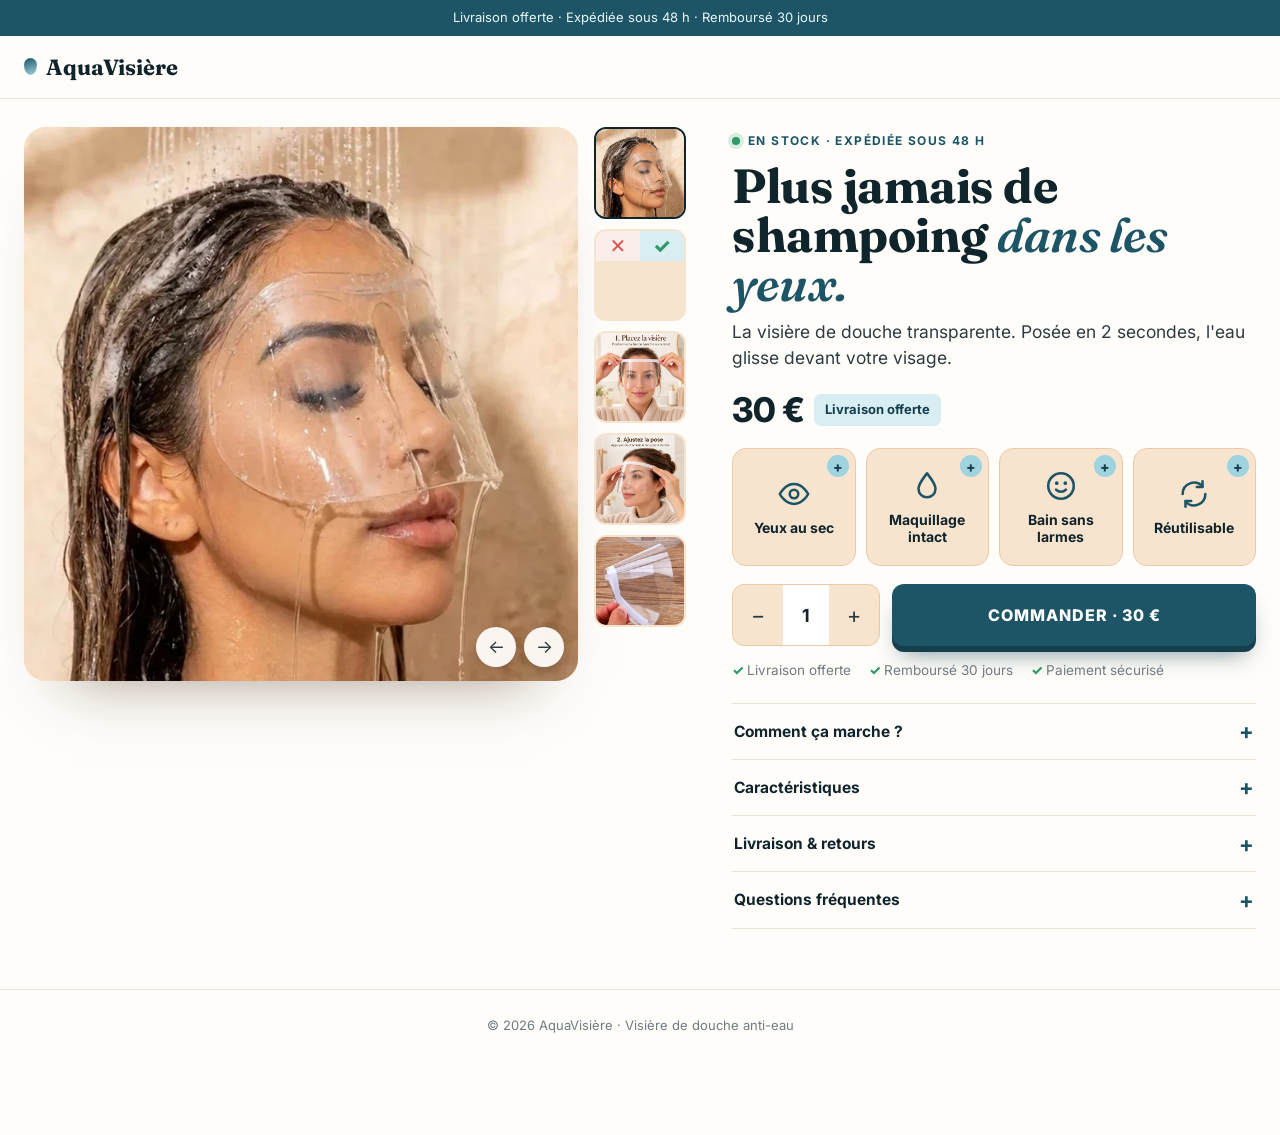
<file: visiere-douche.html>
<!doctype html>
<html lang="fr">
<head>
<meta charset="utf-8">
<meta name="viewport" content="width=device-width, initial-scale=1">
<meta name="color-scheme" content="light">
<title>AquaVisière</title>
<meta name="description" content="Plus jamais de shampoing dans les yeux. La visière de douche transparente, posée en 2 secondes. 30 €, livraison offerte.">
<meta property="og:title" content="AquaVisière — Plus jamais de shampoing dans les yeux">
<meta property="og:image" content="images/visiere-douche.webp">
<link rel="icon" href="images/favicon-32.png">
<link rel="preconnect" href="https://fonts.googleapis.com">
<link rel="preconnect" href="https://fonts.gstatic.com" crossorigin>
<link href="https://fonts.googleapis.com/css2?family=Fraunces:ital,opsz,wght@0,9..144,700;1,9..144,600&family=Inter:wght@400;500;600;700;800&display=swap" rel="stylesheet">
<style>
  :root{
    --bg:#fffdfa;
    --peach:#f7e4cf;
    --peach-2:#f1d6ba;
    --line:#ecc9a6;
    --ink:#10242b;
    --text:#2c3b40;
    --muted:#6f7c80;
    --sea:#1d5566;
    --sea-2:#163f4c;
    --aqua:#9fd3df;
    --aqua-soft:#d8eef3;
    --green:#2f9a68;
    --red:#d9534f;
  }
  *{box-sizing:border-box;margin:0;padding:0}
  html{scroll-behavior:smooth}
  body{background:var(--bg);color:var(--text);font-family:"Inter",system-ui,sans-serif;line-height:1.5;-webkit-font-smoothing:antialiased;overflow-x:hidden}
  img{max-width:100%;height:auto;display:block}
  button{font:inherit;color:inherit;cursor:pointer}
  .wrap{max-width:1280px;margin:0 auto;padding:0 24px}

  .ribbon{background:var(--sea);color:#eaf6f9;font-size:13px;text-align:center;padding:8px 16px}
  header{border-bottom:1px solid #f0e6da}
  header .wrap{height:62px;display:flex;align-items:center}
  .brand{display:flex;align-items:center;gap:9px;text-decoration:none;color:var(--ink);font:700 22px "Fraunces",serif}
  .brand i{width:13px;height:17px;background:linear-gradient(160deg,var(--aqua),var(--sea));border-radius:50% 50% 50% 50%/62% 62% 38% 38%;transform:rotate(180deg)}

  /* ---------- Fiche produit ---------- */
  .product{padding:28px 0 60px}
  .product .wrap{display:grid;grid-template-columns:minmax(0,1fr) 92px minmax(0,1fr);gap:16px;align-items:start}

  /* Galerie 3D */
  .stage-wrap{perspective:1200px;position:sticky;top:20px}
  .stage{position:relative;aspect-ratio:1/1;border-radius:22px;background:var(--peach);transform-style:preserve-3d;transform:rotateX(var(--rx,0deg)) rotateY(var(--ry,0deg));transition:transform .5s cubic-bezier(.2,.8,.2,1);box-shadow:0 40px 60px -45px rgba(60,35,10,.5)}
  .stage.moving{transition:transform .08s linear}
  .slides{position:absolute;inset:0;border-radius:22px;overflow:hidden;perspective:900px}
  .slide{position:absolute;inset:0;opacity:0;transform:rotateY(25deg) translateZ(-120px) scale(.92);transition:opacity .5s,transform .7s cubic-bezier(.2,.8,.2,1);pointer-events:none}
  .slide.prev{transform:rotateY(-25deg) translateZ(-120px) scale(.92)}
  .slide.active{opacity:1;transform:none;pointer-events:auto}
  .slide img{width:100%;height:100%;object-fit:cover}
  .slide .cap{position:absolute;left:16px;bottom:16px;background:rgba(255,253,250,.94);border-radius:999px;padding:8px 15px;font-size:14px;font-weight:700;color:var(--ink)}
  .glare{position:absolute;inset:0;border-radius:22px;pointer-events:none;background:radial-gradient(circle at var(--gx,50%) var(--gy,30%),rgba(255,255,255,.3),transparent 45%);opacity:0;transition:opacity .3s}
  .stage:hover .glare{opacity:1}
  .arrows{position:absolute;inset:auto 14px 14px auto;display:flex;gap:8px;z-index:2}
  .arrows button{width:40px;height:40px;border-radius:50%;border:0;background:rgba(255,253,250,.94);font-size:18px;box-shadow:0 6px 14px -6px rgba(0,0,0,.3)}

  /* Schéma animé (diapo « Comment ça marche ») */
  .how{display:grid;grid-template-columns:1fr 1fr;height:100%}
  .how > div{display:flex;flex-direction:column;align-items:center;justify-content:center;padding:18px 10px;gap:6px}
  .how .bad{background:#fbeeea}
  .how .good{background:var(--aqua-soft)}
  .how svg{width:100%;max-width:260px;height:auto}
  .how b{font-size:15px;text-transform:uppercase;letter-spacing:1px}
  .how .bad b{color:var(--red)}
  .how .good b{color:var(--green)}
  .drop{animation:fall 1.4s linear infinite;opacity:0}
  @keyframes fall{0%{transform:translateY(0);opacity:0}15%{opacity:1}100%{transform:translateY(62px);opacity:.9}}
  .flow{stroke-dasharray:7 11;animation:flow .9s linear infinite}
  @keyframes flow{to{stroke-dashoffset:-18}}
  .pulse{animation:pulse 1.6s ease-in-out infinite;transform-origin:center;transform-box:fill-box}
  @keyframes pulse{50%{transform:scale(1.18)}}

  /* Vignettes */
  .thumbs{display:flex;flex-direction:column;gap:10px;position:sticky;top:20px}
  .thumb{width:92px;aspect-ratio:1/1;border-radius:12px;border:2px solid transparent;background:var(--peach);overflow:hidden;padding:0;transition:transform .25s,border-color .25s}
  .thumb:hover{transform:translateY(-3px)}
  .thumb[aria-selected="true"]{border-color:var(--ink)}
  .thumb img{width:100%;height:100%;object-fit:cover}
  .thumb.how-t{display:grid;grid-template-columns:1fr 1fr}
  .thumb.how-t span{display:grid;place-items:center;font-weight:800;font-size:20px}
  .thumb.how-t span:first-child{background:#fbeeea;color:var(--red)}
  .thumb.how-t span:last-child{background:var(--aqua-soft);color:var(--green)}

  /* Infos */
  .info{padding-left:30px}
  .tag{display:inline-flex;align-items:center;gap:8px;font-size:12px;font-weight:700;letter-spacing:1.4px;text-transform:uppercase;color:var(--sea)}
  .tag::before{content:"";width:8px;height:8px;border-radius:50%;background:var(--green);box-shadow:0 0 0 4px rgba(47,154,104,.18)}
  .info h1{font:700 clamp(34px,3.8vw,48px)/1.03 "Fraunces",serif;color:var(--ink);letter-spacing:-.5px;margin:10px 0 10px}
  .info h1 em{font-style:italic;font-weight:600;color:var(--sea)}
  .short{font-size:17.5px;margin-bottom:18px}
  .price-line{display:flex;align-items:center;flex-wrap:wrap;gap:10px;margin-bottom:18px}
  .price{font:800 34px "Inter";color:var(--ink);letter-spacing:-.5px}
  .pill{background:var(--aqua-soft);color:var(--sea-2);font-size:13px;font-weight:700;padding:6px 11px;border-radius:7px}

  /* Cartes bienfaits retournables */
  .benefits{display:grid;grid-template-columns:repeat(4,1fr);gap:10px;margin-bottom:18px}
  .flip{perspective:700px;height:118px;position:relative}
  .flip-in{position:relative;width:100%;height:100%;transform-style:preserve-3d;transition:transform .6s cubic-bezier(.3,.9,.3,1)}
  .flip.open .flip-in{transform:rotateY(180deg)}
  .face{position:absolute;inset:0;border-radius:14px;border:1px solid var(--line);background:var(--peach);backface-visibility:hidden;-webkit-backface-visibility:hidden;display:flex;flex-direction:column;align-items:center;justify-content:center;text-align:center;padding:10px 8px;gap:9px}
  .face svg{width:34px;height:34px;stroke:var(--sea);fill:none;stroke-width:1.8;stroke-linecap:round;stroke-linejoin:round}
  .face strong{font-size:14px;color:var(--ink);line-height:1.2}
  .face.back{transform:rotateY(180deg);background:var(--sea);border-color:var(--sea);color:#e6f4f7;font-size:13px;line-height:1.35}
  .flip .hit{position:absolute;inset:0;border:0;background:none;border-radius:14px;z-index:2}
  .flip .plus{position:absolute;top:7px;right:7px;width:22px;height:22px;border-radius:50%;background:var(--aqua);color:var(--sea-2);font-weight:800;font-size:14px;display:grid;place-items:center;z-index:1;transition:transform .3s;pointer-events:none}
  .flip.open .plus{transform:rotate(45deg);background:#fff}

  /* Achat */
  .buy{display:grid;grid-template-columns:auto 1fr;gap:12px}
  .qty{display:flex;align-items:center;border:1px solid var(--line);border-radius:12px;overflow:hidden;background:var(--peach);height:62px}
  .qty button{width:50px;height:100%;background:none;border:0;font-size:22px}
  .qty button:hover{background:var(--peach-2)}
  .qty output{width:46px;height:100%;display:grid;place-items:center;background:#fff;font-weight:700;font-size:18px;color:var(--ink)}
  .add{height:62px;border:0;border-radius:12px;background:var(--sea);color:#fff;font-weight:800;font-size:16px;letter-spacing:1px;text-transform:uppercase;box-shadow:0 6px 0 var(--sea-2),0 16px 24px -10px rgba(22,63,76,.6);transition:transform .12s,box-shadow .12s,background .2s}
  .add:hover{background:#226476}
  .add:active{transform:translateY(5px);box-shadow:0 1px 0 var(--sea-2)}
  .notice{display:none;margin-top:12px;font-size:14px;background:var(--aqua-soft);color:var(--sea-2);border-radius:10px;padding:10px 13px}
  .reassure{display:flex;flex-wrap:wrap;gap:6px 18px;font-size:13.5px;color:var(--muted);margin:14px 0 22px}
  .reassure span::before{content:"✓ ";color:var(--green);font-weight:800}

  /* Accordéons d'infos */
  .acc details{border-top:1px solid #efe2d3}
  .acc details:last-child{border-bottom:1px solid #efe2d3}
  .acc summary{cursor:pointer;list-style:none;display:flex;justify-content:space-between;align-items:center;padding:16px 2px;font-weight:700;color:var(--ink);font-size:15.5px}
  .acc summary::-webkit-details-marker{display:none}
  .acc summary::after{content:"+";font-size:22px;line-height:1;color:var(--sea);transition:transform .25s}
  .acc details[open] summary::after{transform:rotate(45deg)}
  .acc .body{padding:0 2px 18px;font-size:15px;animation:open .35s ease}
  @keyframes open{from{opacity:0;transform:translateY(-6px)}}
  .acc ol{list-style:none;display:grid;gap:8px;counter-reset:n}
  .acc ol li{display:flex;gap:10px;align-items:center}
  .acc ol li::before{counter-increment:n;content:counter(n);flex:0 0 26px;height:26px;border-radius:50%;background:var(--sea);color:#fff;font-weight:800;font-size:13px;display:grid;place-items:center}
  .acc table{width:100%;border-collapse:collapse}
  .acc td{padding:7px 0;border-bottom:1px dashed #efe2d3}
  .acc td:first-child{font-weight:600;color:var(--ink);width:40%}
  .acc tr:last-child td{border-bottom:0}
  .acc p+p{margin-top:8px}
  .acc p b{color:var(--ink)}

  footer{border-top:1px solid #f0e6da;padding:26px 0 100px;text-align:center;font-size:13px;color:var(--muted)}

  /* Barre mobile */
  .mbar{position:fixed;left:12px;right:12px;bottom:12px;z-index:50;display:none;align-items:center;gap:12px;background:#fff;border-radius:16px;padding:8px 8px 8px 16px;box-shadow:0 16px 40px -12px rgba(16,36,43,.45);transform:translateY(150%);transition:transform .35s}
  .mbar.on{transform:none}
  .mbar strong{font-size:19px;color:var(--ink);display:block;line-height:1.1}
  .mbar small{font-size:12px;color:var(--green);font-weight:600}
  .mbar .add{height:50px;flex:1;font-size:14px}

  @media (max-width:1000px){
    .product .wrap{grid-template-columns:minmax(0,1fr)}
    .stage-wrap{position:static}
    .thumbs{position:static;flex-direction:row;overflow-x:auto;padding:2px 2px 6px;order:2}
    .thumb{flex:0 0 68px;width:68px}
    .info{padding-left:0;order:3;margin-top:8px}
    .mbar{display:flex}
  }
  @media (max-width:520px){
    .wrap{padding:0 16px}
    .product{padding-top:14px}
    .benefits{grid-template-columns:1fr 1fr}
    .add{font-size:14px;letter-spacing:.5px}
    .how b{font-size:12px}
  }
  @media (prefers-reduced-motion:reduce){
    *,*::before,*::after{animation:none !important;transition:none !important}
    .drop{opacity:1}
  }
</style>
</head>
<body>

<div class="ribbon">Livraison offerte · Expédiée sous 48 h · Remboursé 30 jours</div>
<header><div class="wrap"><a class="brand" href="#"><i></i>AquaVisière</a></div></header>

<main class="product">
  <div class="wrap">

    <!-- Galerie -->
    <div class="stage-wrap">
      <div class="stage" id="stage">
        <div class="slides">
          <div class="slide active"><img src="images/visiere-douche.webp" alt="Sous la douche avec la visière : l'eau coule devant le visage" width="807" height="672"></div>
          <div class="slide">
            <div class="how">
              <div class="bad">
                <b>✕ Sans</b>
                <svg viewBox="40 0 260 320" role="img" aria-label="Sans visière, l'eau coule dans les yeux">
                  <rect x="150" y="8" width="110" height="14" rx="7" fill="#9aa9ae"/>
                  <g fill="#4aa8c4"><path class="drop" d="M180 30c3 5 4 7 4 9a4 4 0 0 1-8 0c0-2 1-4 4-9z"/><path class="drop" style="animation-delay:.45s" d="M205 30c3 5 4 7 4 9a4 4 0 0 1-8 0c0-2 1-4 4-9z"/><path class="drop" style="animation-delay:.9s" d="M230 30c3 5 4 7 4 9a4 4 0 0 1-8 0c0-2 1-4 4-9z"/></g>
                  <path d="M92 305C86 255 62 232 62 172 62 102 112 62 170 66c46 4 66 34 66 70l3 26c-2 7-8 11-6 17l17 26-12 7c4 10 6 16 0 22 6 6 2 18-6 22-12 6-27 6-32 19l-2 30z" fill="#f2cfb3"/>
                  <path d="M62 172C62 102 112 62 170 66c40 3 60 24 65 52-30-14-70-18-110-6-28 9-50 32-63 60z" fill="#5a3d2b"/>
                  <ellipse cx="222" cy="170" rx="7" ry="4" fill="#0f2a33"/>
                  <path class="flow" d="M232 118c6 18 6 34 2 48-3 8-10 12-8 20" fill="none" stroke="#4aa8c4" stroke-width="5" stroke-linecap="round"/>
                  <g class="pulse"><circle cx="222" cy="170" r="17" fill="none" stroke="#d9534f" stroke-width="3.5"/></g>
                </svg>
              </div>
              <div class="good">
                <b>✓ Avec</b>
                <svg viewBox="40 0 260 320" role="img" aria-label="Avec la visière, l'eau glisse devant le visage">
                  <rect x="150" y="8" width="110" height="14" rx="7" fill="#9aa9ae"/>
                  <g fill="#4aa8c4"><path class="drop" d="M180 30c3 5 4 7 4 9a4 4 0 0 1-8 0c0-2 1-4 4-9z"/><path class="drop" style="animation-delay:.45s" d="M205 30c3 5 4 7 4 9a4 4 0 0 1-8 0c0-2 1-4 4-9z"/><path class="drop" style="animation-delay:.9s" d="M230 30c3 5 4 7 4 9a4 4 0 0 1-8 0c0-2 1-4 4-9z"/></g>
                  <path d="M92 305C86 255 62 232 62 172 62 102 112 62 170 66c46 4 66 34 66 70l3 26c-2 7-8 11-6 17l17 26-12 7c4 10 6 16 0 22 6 6 2 18-6 22-12 6-27 6-32 19l-2 30z" fill="#f2cfb3"/>
                  <path d="M62 172C62 102 112 62 170 66c40 3 60 24 65 52-30-14-70-18-110-6-28 9-50 32-63 60z" fill="#5a3d2b"/>
                  <path d="M222 168q8 5 14 0" fill="none" stroke="#0f2a33" stroke-width="3" stroke-linecap="round"/>
                  <path d="M226 114c40 6 60 46 58 128l-12 0c2-70-14-104-46-114z" fill="#8fd0e0" fill-opacity=".45" stroke="#17586b" stroke-width="2.5"/>
                  <rect x="216" y="108" width="20" height="12" rx="4" fill="#fff" stroke="#17586b" stroke-width="2"/>
                  <path class="flow" d="M234 110c36 8 54 46 52 128v70" fill="none" stroke="#4aa8c4" stroke-width="5" stroke-linecap="round"/>
                  <g class="pulse"><circle cx="222" cy="168" r="17" fill="none" stroke="#2f9a68" stroke-width="3.5"/></g>
                </svg>
              </div>
            </div>
            <span class="cap">L'eau passe devant, pas dans les yeux</span>
          </div>
          <div class="slide"><img src="images/visiere-etape-1.webp" alt="Étape 1 : placez la bande blanche sur le front" width="1254" height="1254"></div>
          <div class="slide"><img src="images/visiere-etape-2.webp" alt="Étape 2 : appuyez doucement le long de la bande" width="1254" height="1254"></div>
          <div class="slide"><img src="images/visiere-detail.webp" alt="La visière en main : fine, souple et transparente" width="1061" height="1483" style="object-position:50% 62%"><span class="cap">Fine, souple, transparente</span></div>
        </div>
        <div class="glare"></div>
        <div class="arrows">
          <button type="button" id="prev" aria-label="Image précédente">←</button>
          <button type="button" id="next" aria-label="Image suivante">→</button>
        </div>
      </div>
    </div>

    <div class="thumbs" role="tablist" aria-label="Images du produit" id="thumbs">
      <button class="thumb" role="tab" aria-selected="true" aria-label="Photo sous la douche"><img src="images/visiere-douche.webp" alt=""></button>
      <button class="thumb how-t" role="tab" aria-selected="false" aria-label="Comment ça marche"><span>✕</span><span>✓</span></button>
      <button class="thumb" role="tab" aria-selected="false" aria-label="Étape 1"><img src="images/visiere-etape-1.webp" alt=""></button>
      <button class="thumb" role="tab" aria-selected="false" aria-label="Étape 2"><img src="images/visiere-etape-2.webp" alt=""></button>
      <button class="thumb" role="tab" aria-selected="false" aria-label="Détail"><img src="images/visiere-detail.webp" alt="" style="object-position:50% 62%"></button>
    </div>

    <!-- Infos -->
    <div class="info">
      <span class="tag">En stock · expédiée sous 48 h</span>
      <h1>Plus jamais de shampoing <em>dans les yeux.</em></h1>
      <p class="short">La visière de douche transparente. Posée en 2 secondes, l'eau glisse devant votre visage.</p>

      <div class="price-line">
        <span class="price">30 €</span>
        <span class="pill">Livraison offerte</span>
      </div>

      <div class="benefits">
        <div class="flip"><div class="flip-in">
          <div class="face"><svg viewBox="0 0 24 24"><path d="M2 12s3.5-7 10-7 10 7 10 7-3.5 7-10 7S2 12 2 12z"/><circle cx="12" cy="12" r="3"/></svg><strong>Yeux au sec</strong></div>
          <div class="face back">Fini les yeux qui piquent.</div>
        </div><span class="plus">+</span><button class="hit" aria-label="Yeux au sec : fini les yeux qui piquent"></button></div>
        <div class="flip"><div class="flip-in">
          <div class="face"><svg viewBox="0 0 24 24"><path d="M12 3c3 4 6 7.5 6 11a6 6 0 0 1-12 0c0-3.5 3-7 6-11z"/></svg><strong>Maquillage intact</strong></div>
          <div class="face back">Cheveux lavés, visage préservé.</div>
        </div><span class="plus">+</span><button class="hit" aria-label="Maquillage intact : cheveux lavés, visage préservé"></button></div>
        <div class="flip"><div class="flip-in">
          <div class="face"><svg viewBox="0 0 24 24"><circle cx="12" cy="12" r="9"/><path d="M8.5 14.5c2 2 5 2 7 0"/><path d="M9 10h.01M15 10h.01" stroke-width="2.6"/></svg><strong>Bain sans larmes</strong></div>
          <div class="face back">Taille unique, enfants compris.</div>
        </div><span class="plus">+</span><button class="hit" aria-label="Bain sans larmes : taille unique, enfants compris"></button></div>
        <div class="flip"><div class="flip-in">
          <div class="face"><svg viewBox="0 0 24 24"><path d="M4 12a8 8 0 0 1 14-5.3M20 12a8 8 0 0 1-14 5.3"/><path d="M18 3v4h-4M6 21v-4h4"/></svg><strong>Réutilisable</strong></div>
          <div class="face back">Un rinçage et c'est reparti.</div>
        </div><span class="plus">+</span><button class="hit" aria-label="Réutilisable : un rinçage et c'est reparti"></button></div>
      </div>

      <div class="buy">
        <div class="qty">
          <button type="button" id="minus" aria-label="Retirer une visière">−</button>
          <output id="q" aria-live="polite">1</output>
          <button type="button" id="plus" aria-label="Ajouter une visière">+</button>
        </div>
        <button class="add" type="button" id="buy">Commander · <span id="total">30 €</span></button>
      </div>
      <div class="notice" id="notice">Le paiement en ligne arrive très bientôt. Merci !</div>
      <div class="reassure"><span>Livraison offerte</span><span>Remboursé 30 jours</span><span>Paiement sécurisé</span></div>

      <div class="acc">
        <details>
          <summary>Comment ça marche ?</summary>
          <div class="body"><ol><li>Placez la bande blanche sur le front.</li><li>Appuyez doucement le long de la bande.</li><li>Rincez, les yeux ouverts.</li></ol></div>
        </details>
        <details>
          <summary>Caractéristiques</summary>
          <div class="body"><table>
            <tr><td>Matière</td><td>Plastique souple transparent</td></tr>
            <tr><td>Taille</td><td>Unique, adultes &amp; enfants</td></tr>
            <tr><td>Entretien</td><td>Rinçage à l'eau, séchage à l'air</td></tr>
            <tr><td>Contenu</td><td>1 visière</td></tr>
          </table></div>
        </details>
        <details>
          <summary>Livraison &amp; retours</summary>
          <div class="body"><p>Livraison offerte en France métropolitaine, expédiée sous 48 h.</p><p>30 jours pour la renvoyer et être remboursé.</p></div>
        </details>
        <details>
          <summary>Questions fréquentes</summary>
          <div class="body">
            <p><b>Elle tient pendant la douche ?</b> Oui, la bande la garde en place sur le front.</p>
            <p><b>On voit à travers ?</b> Oui, elle est 100 % transparente.</p>
            <p><b>Pour les enfants ?</b> Oui. Restez près d'eux pendant le bain.</p>
          </div>
        </details>
      </div>
    </div>
  </div>
</main>

<footer><div class="wrap">© <span id="year"></span> AquaVisière · Visière de douche anti-eau</div></footer>

<div class="mbar" id="mbar">
  <div><strong>30 €</strong><small>Livraison offerte</small></div>
  <button class="add" type="button" id="mbuy">Commander</button>
</div>

<script>
  // Collez ici votre lien de paiement (ex. Stripe Payment Link : https://buy.stripe.com/...)
  const LIEN_PAIEMENT = "";
  const PRIX = 30, MAX = 10;
  const $ = id => document.getElementById(id);
  const reduce = matchMedia("(prefers-reduced-motion: reduce)").matches;

  /* Galerie */
  const slides = [...document.querySelectorAll(".slide")];
  const thumbs = [...document.querySelectorAll(".thumb")];
  let cur = 0;
  function go(i){
    i = (i + slides.length) % slides.length;
    if (i === cur) return;
    slides.forEach((s, k) => { s.classList.toggle("active", k === i); s.classList.toggle("prev", k < i); });
    thumbs.forEach((t, k) => t.setAttribute("aria-selected", k === i));
    cur = i;
  }
  thumbs.forEach((t, k) => t.addEventListener("click", () => go(k)));
  $("prev").onclick = () => go(cur - 1);
  $("next").onclick = () => go(cur + 1);
  const stage = $("stage");
  let sx = null;
  stage.addEventListener("touchstart", e => sx = e.touches[0].clientX, {passive:true});
  stage.addEventListener("touchend", e => {
    if (sx === null) return;
    const dx = e.changedTouches[0].clientX - sx;
    if (Math.abs(dx) > 40) go(cur + (dx < 0 ? 1 : -1));
    sx = null;
  });
  if (!reduce && matchMedia("(hover: hover)").matches){
    stage.addEventListener("pointermove", e => {
      const r = stage.getBoundingClientRect();
      const x = (e.clientX - r.left) / r.width, y = (e.clientY - r.top) / r.height;
      stage.classList.add("moving");
      stage.style.setProperty("--ry", ((x - .5) * 12) + "deg");
      stage.style.setProperty("--rx", ((.5 - y) * 12) + "deg");
      stage.style.setProperty("--gx", (x * 100) + "%");
      stage.style.setProperty("--gy", (y * 100) + "%");
    });
    stage.addEventListener("pointerleave", () => {
      stage.classList.remove("moving");
      stage.style.setProperty("--ry", "0deg");
      stage.style.setProperty("--rx", "0deg");
    });
  }

  /* Cartes retournables */
  document.querySelectorAll(".flip").forEach(f => f.querySelector(".hit").onclick = () => f.classList.toggle("open"));

  /* Commande */
  let q = 1;
  const maj = () => { $("q").textContent = q; $("total").textContent = (q * PRIX) + " €"; };
  $("minus").onclick = () => { if (q > 1) { q--; maj(); } };
  $("plus").onclick = () => { if (q < MAX) { q++; maj(); } };
  function commander(){
    if (LIEN_PAIEMENT){
      const u = new URL(LIEN_PAIEMENT);
      u.searchParams.set("quantity", q);
      location.href = u.toString();
    } else {
      $("notice").style.display = "block";
      $("buy").scrollIntoView({behavior: reduce ? "auto" : "smooth", block: "center"});
    }
  }
  $("buy").onclick = commander;
  $("mbuy").onclick = commander;

  /* Barre mobile : visible quand le bouton principal n'est plus à l'écran */
  const mbar = $("mbar");
  new IntersectionObserver(([e]) => mbar.classList.toggle("on", !e.isIntersecting && e.boundingClientRect.top < 0)).observe($("buy"));

  $("year").textContent = new Date().getFullYear();
</script>
<script data-goatcounter="https://tep.goatcounter.com/count" async src="//gc.zgo.at/count.js"></script>
</body>
</html>
</file>
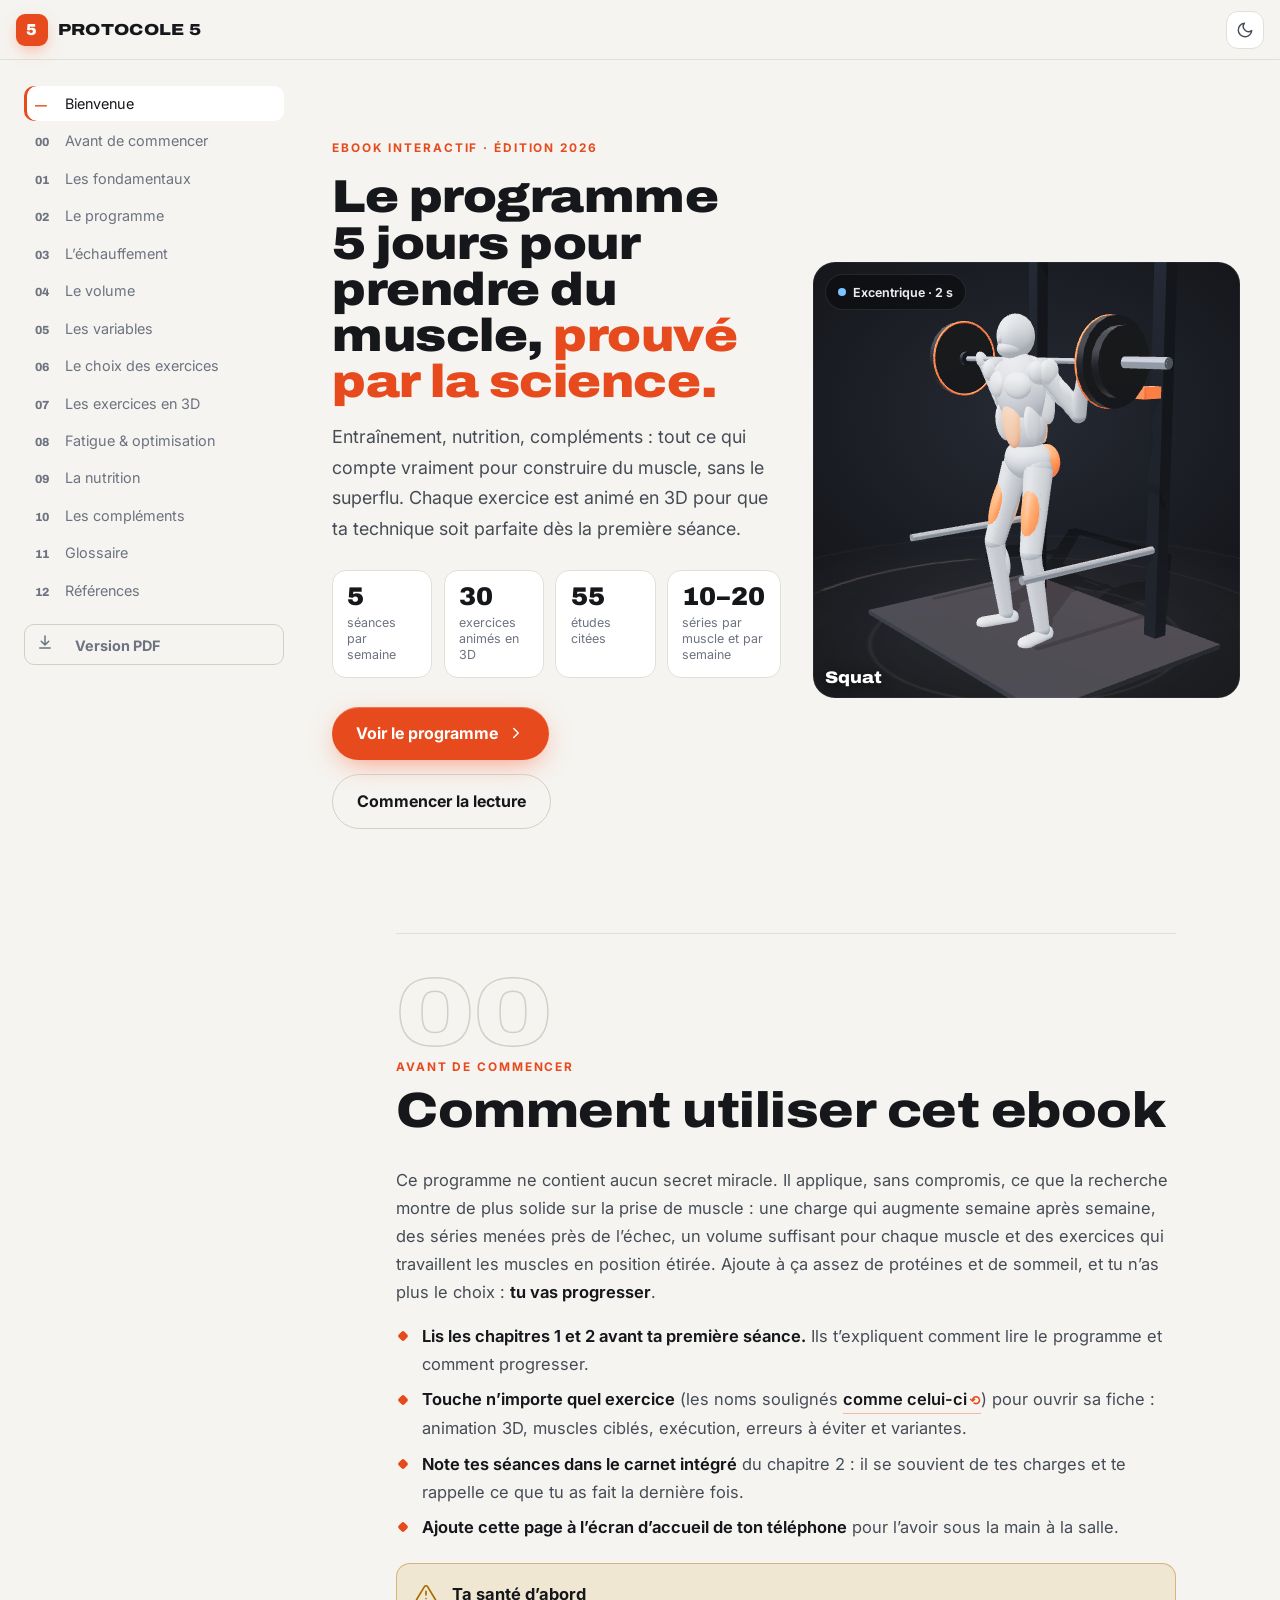
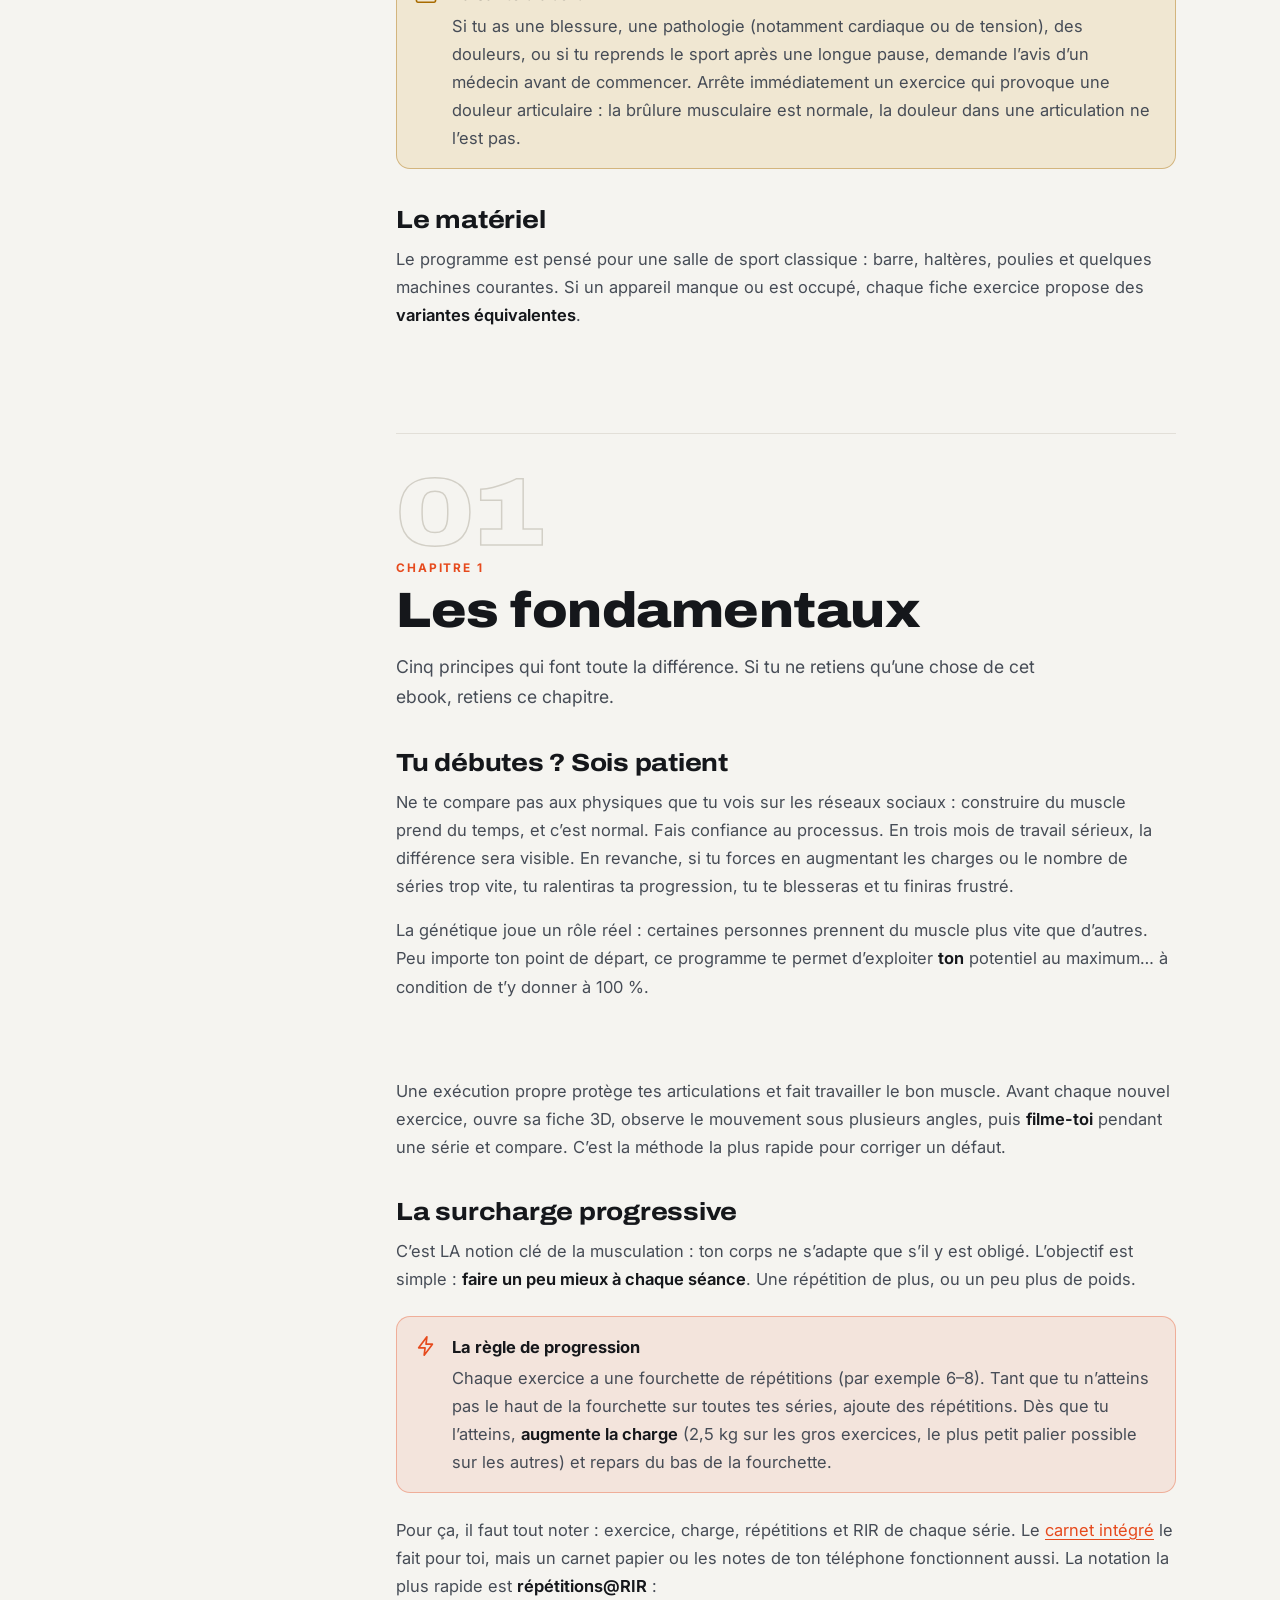
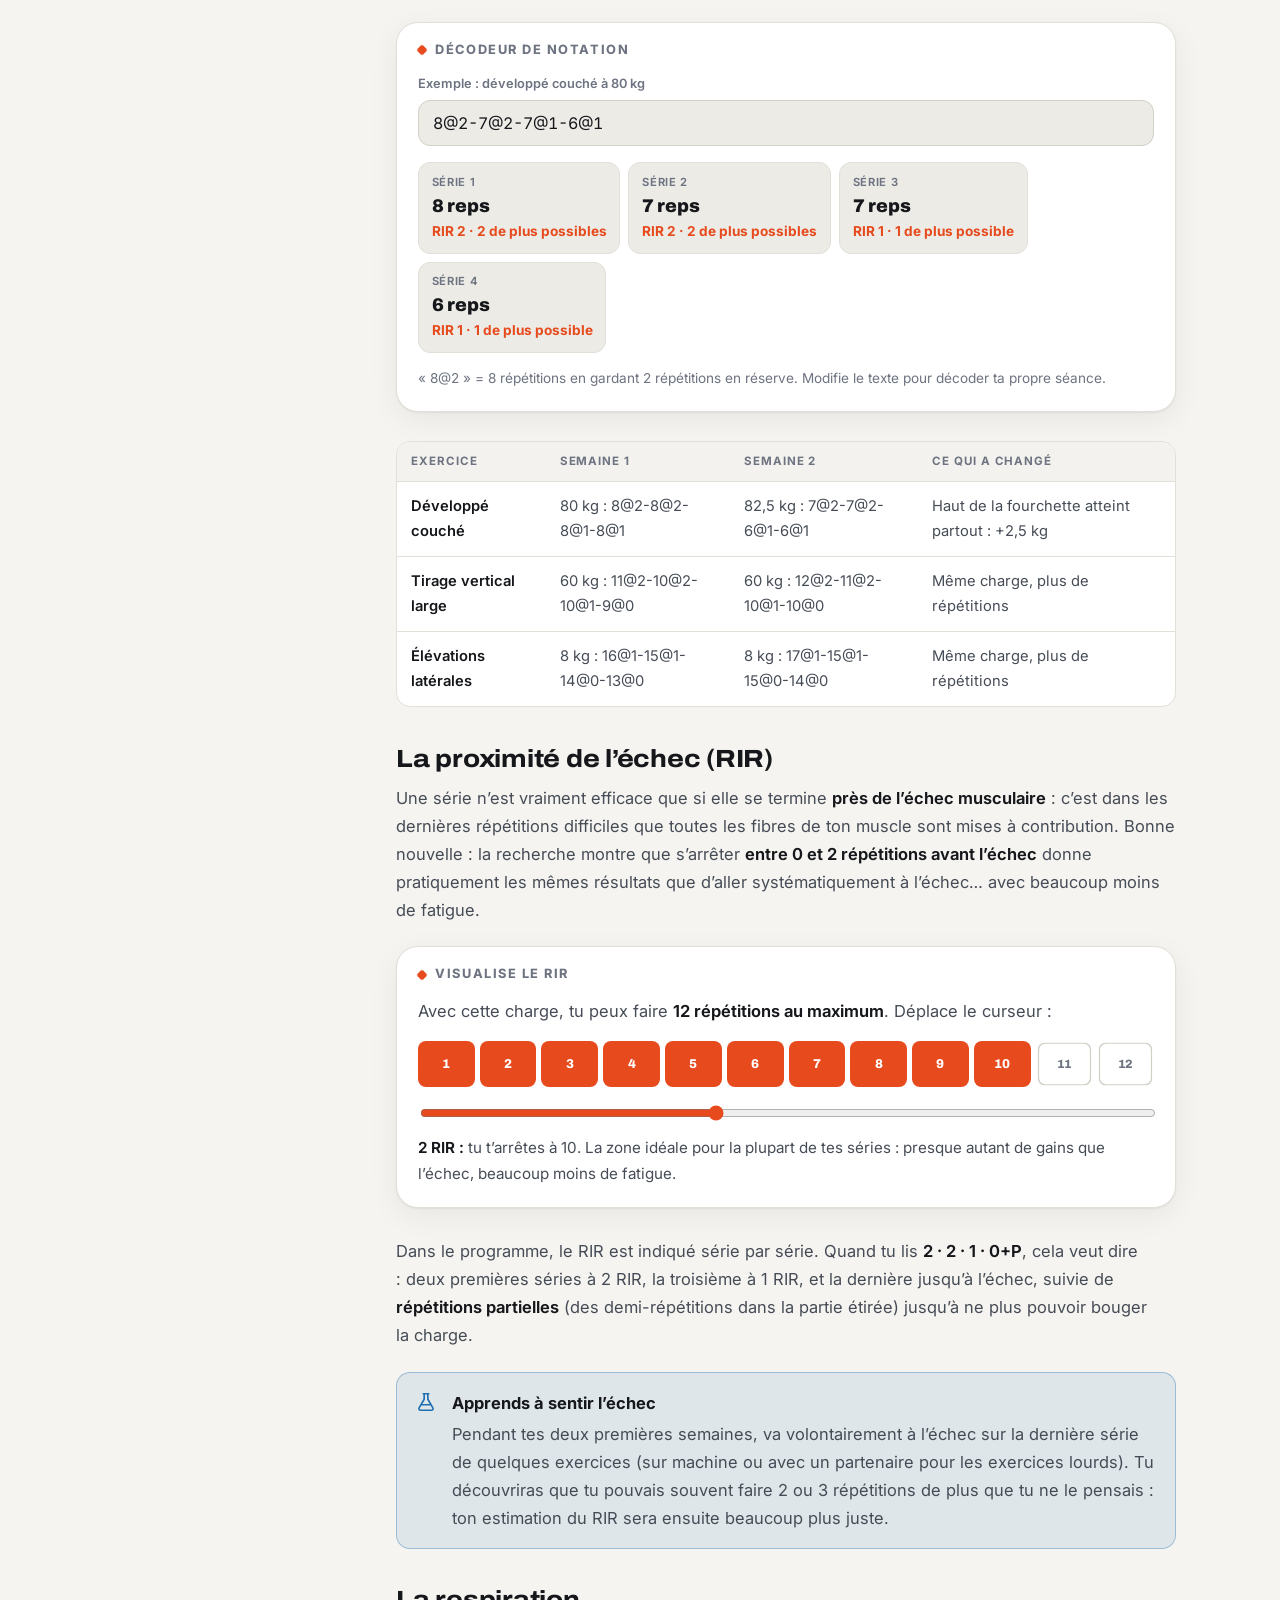
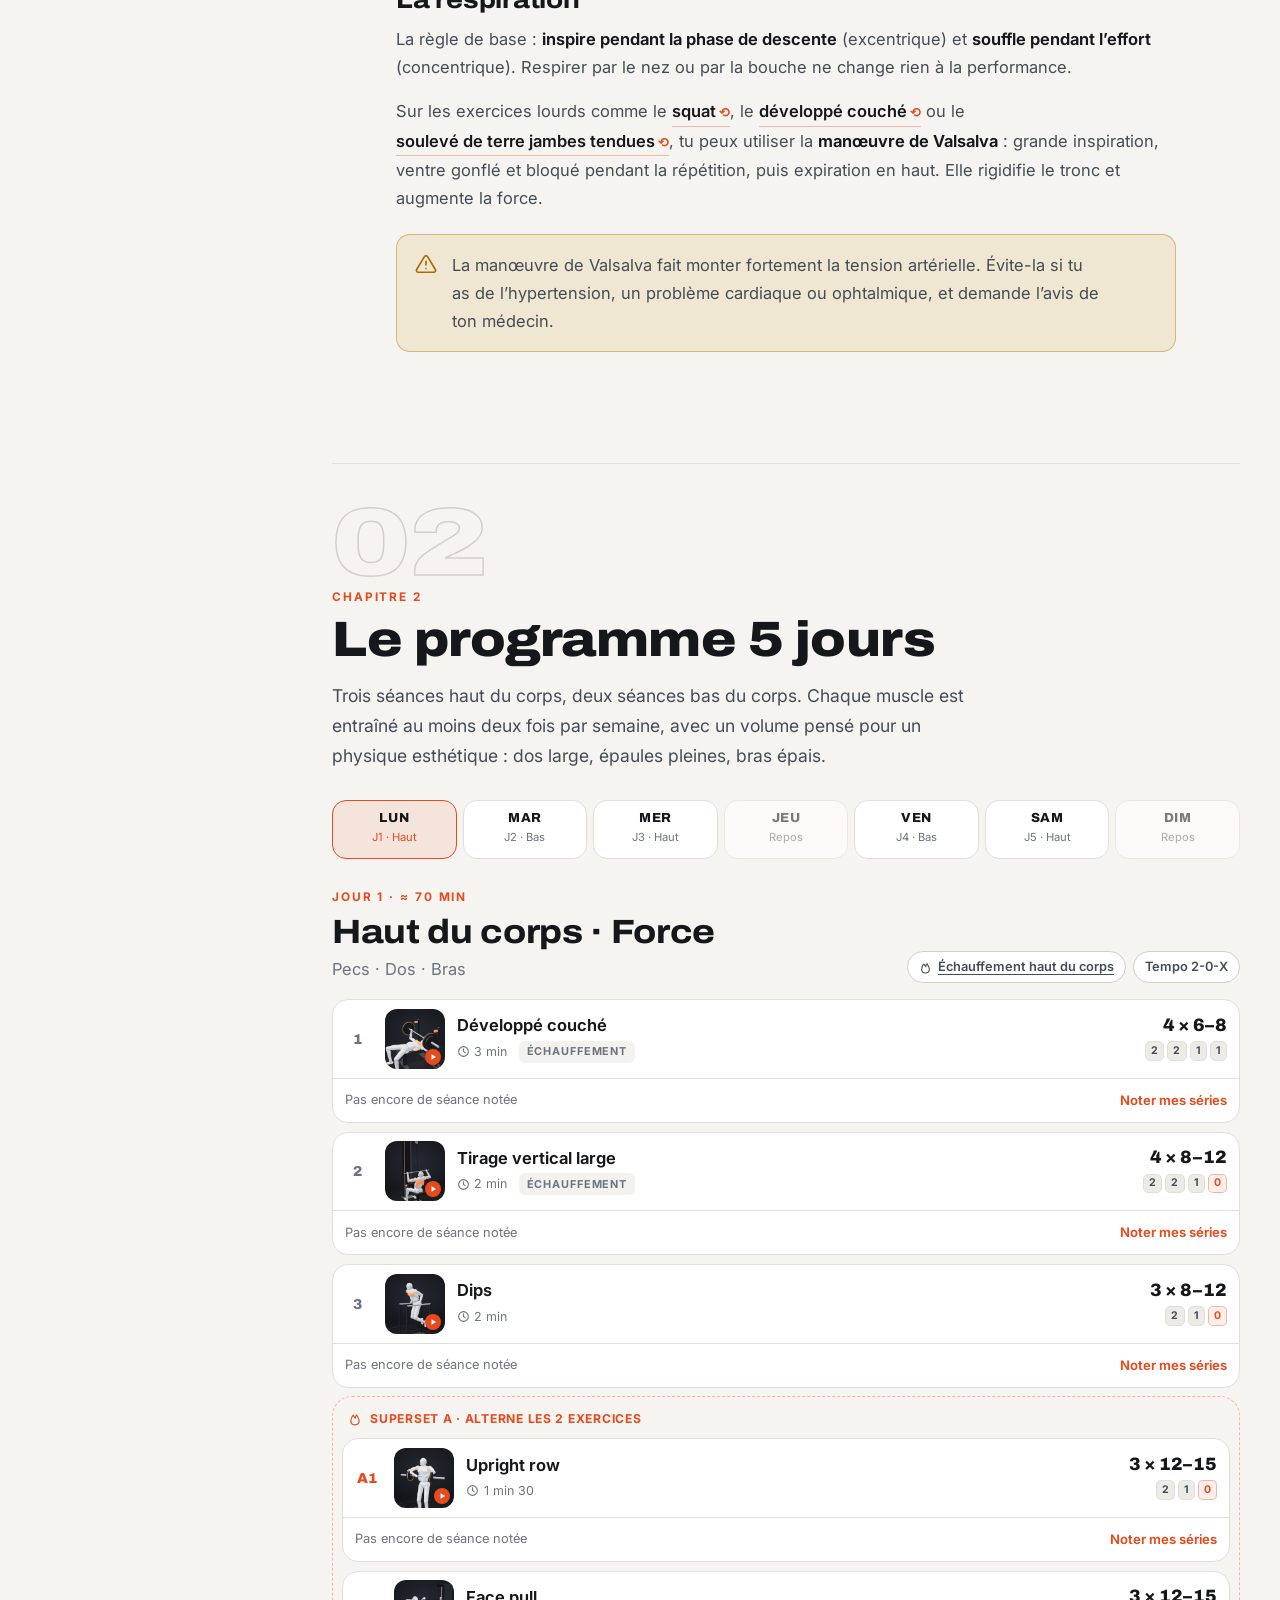
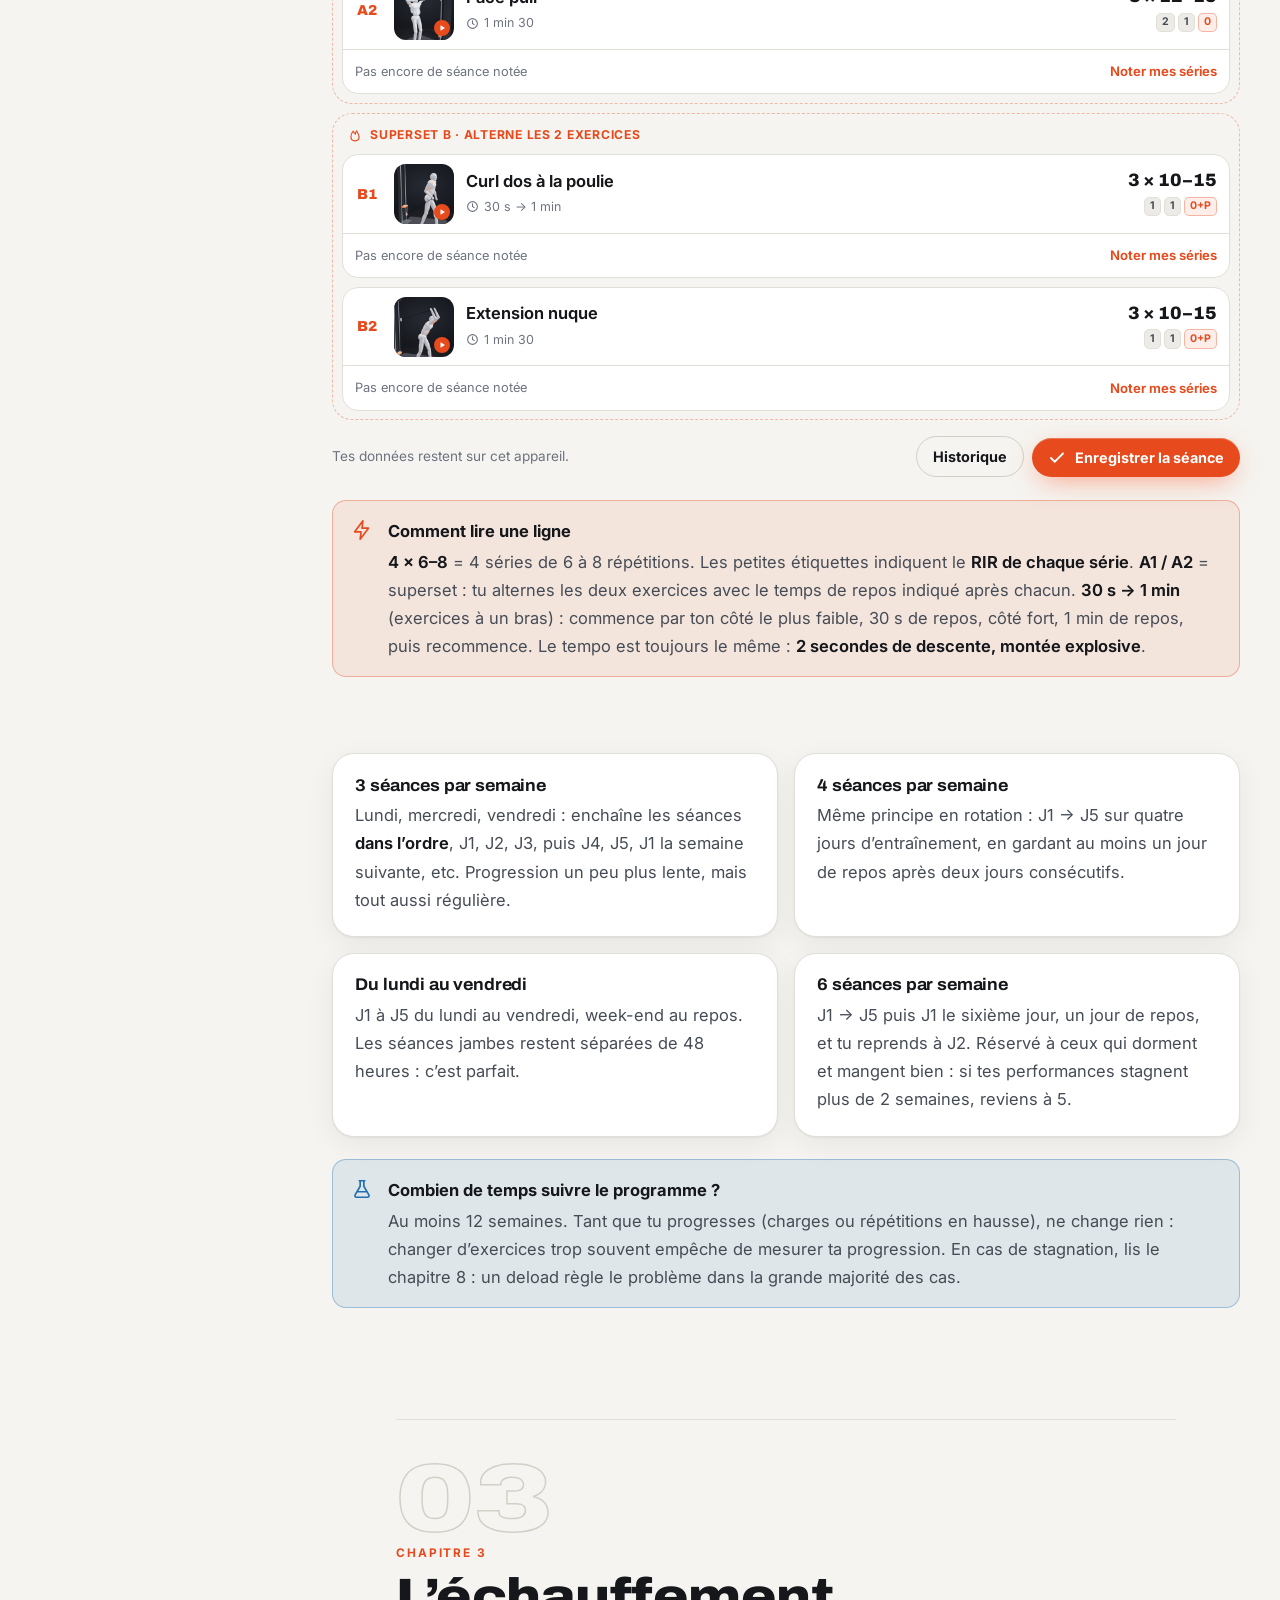
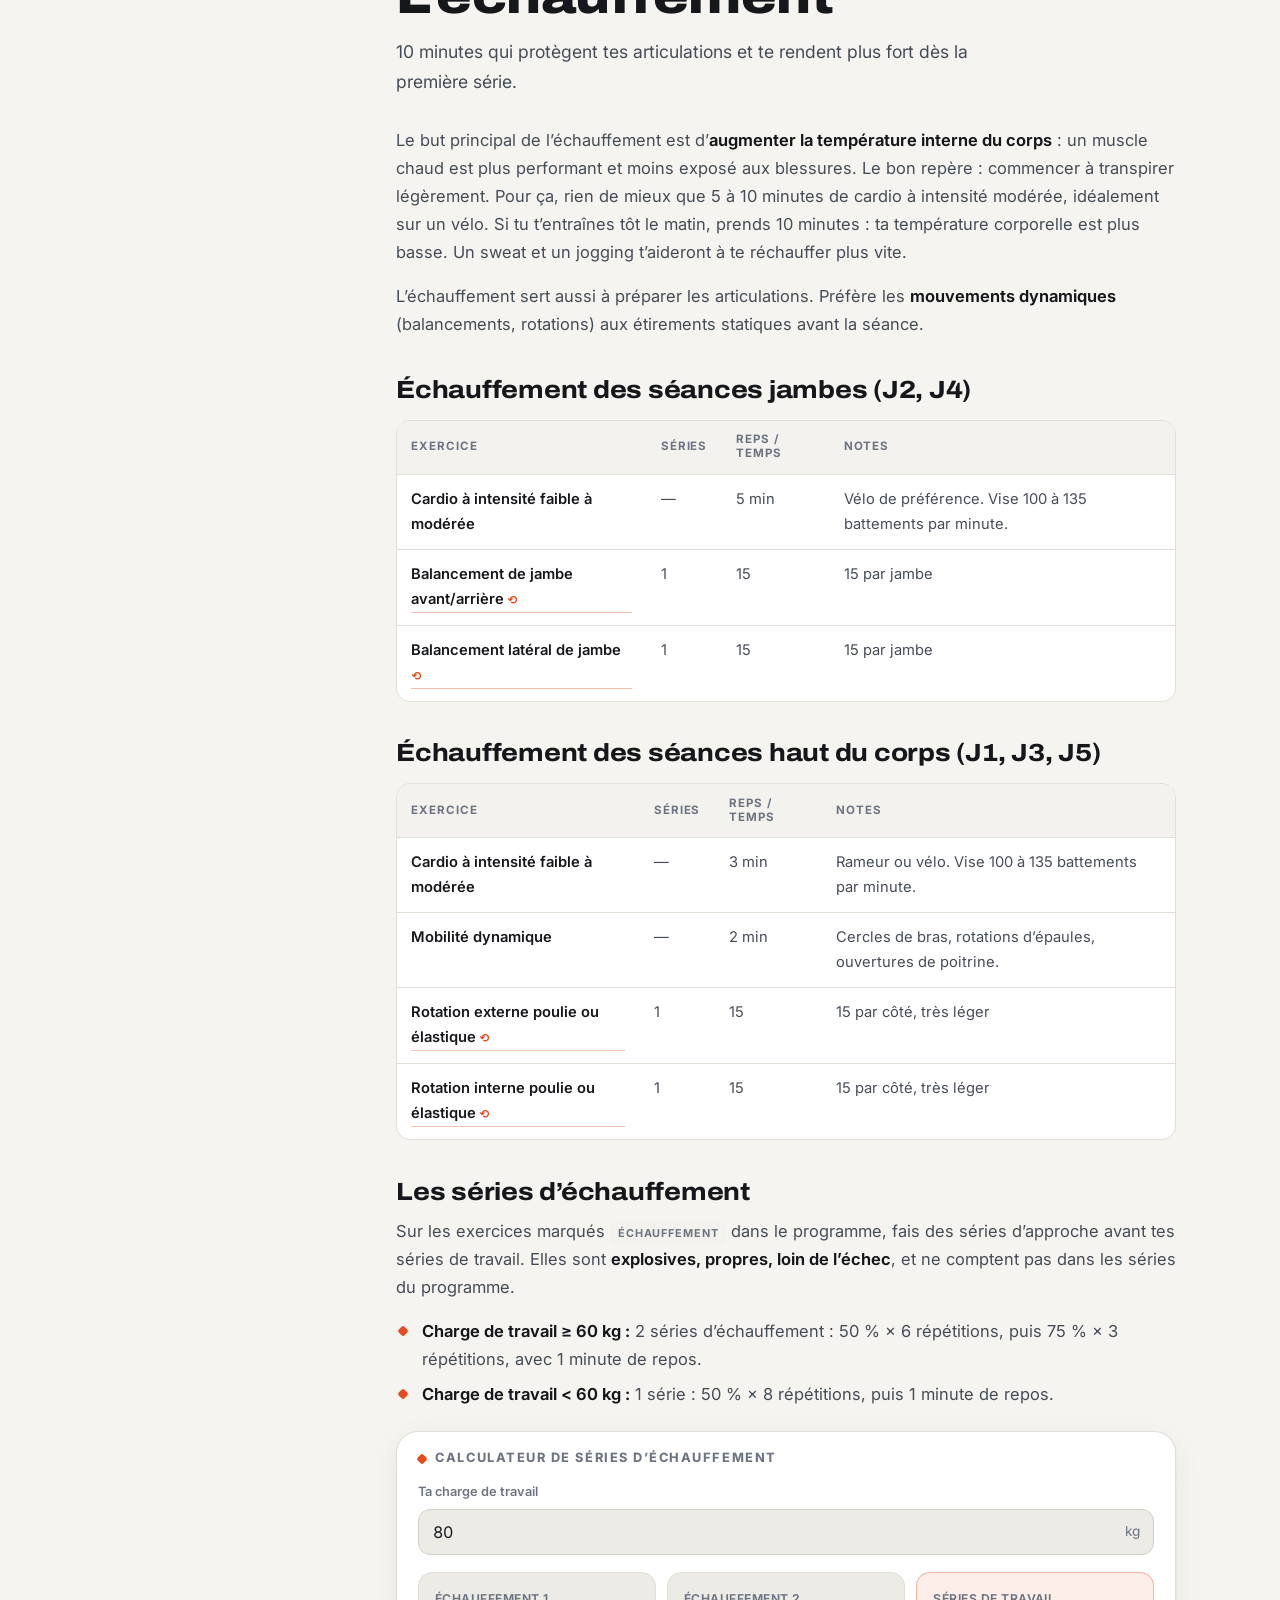
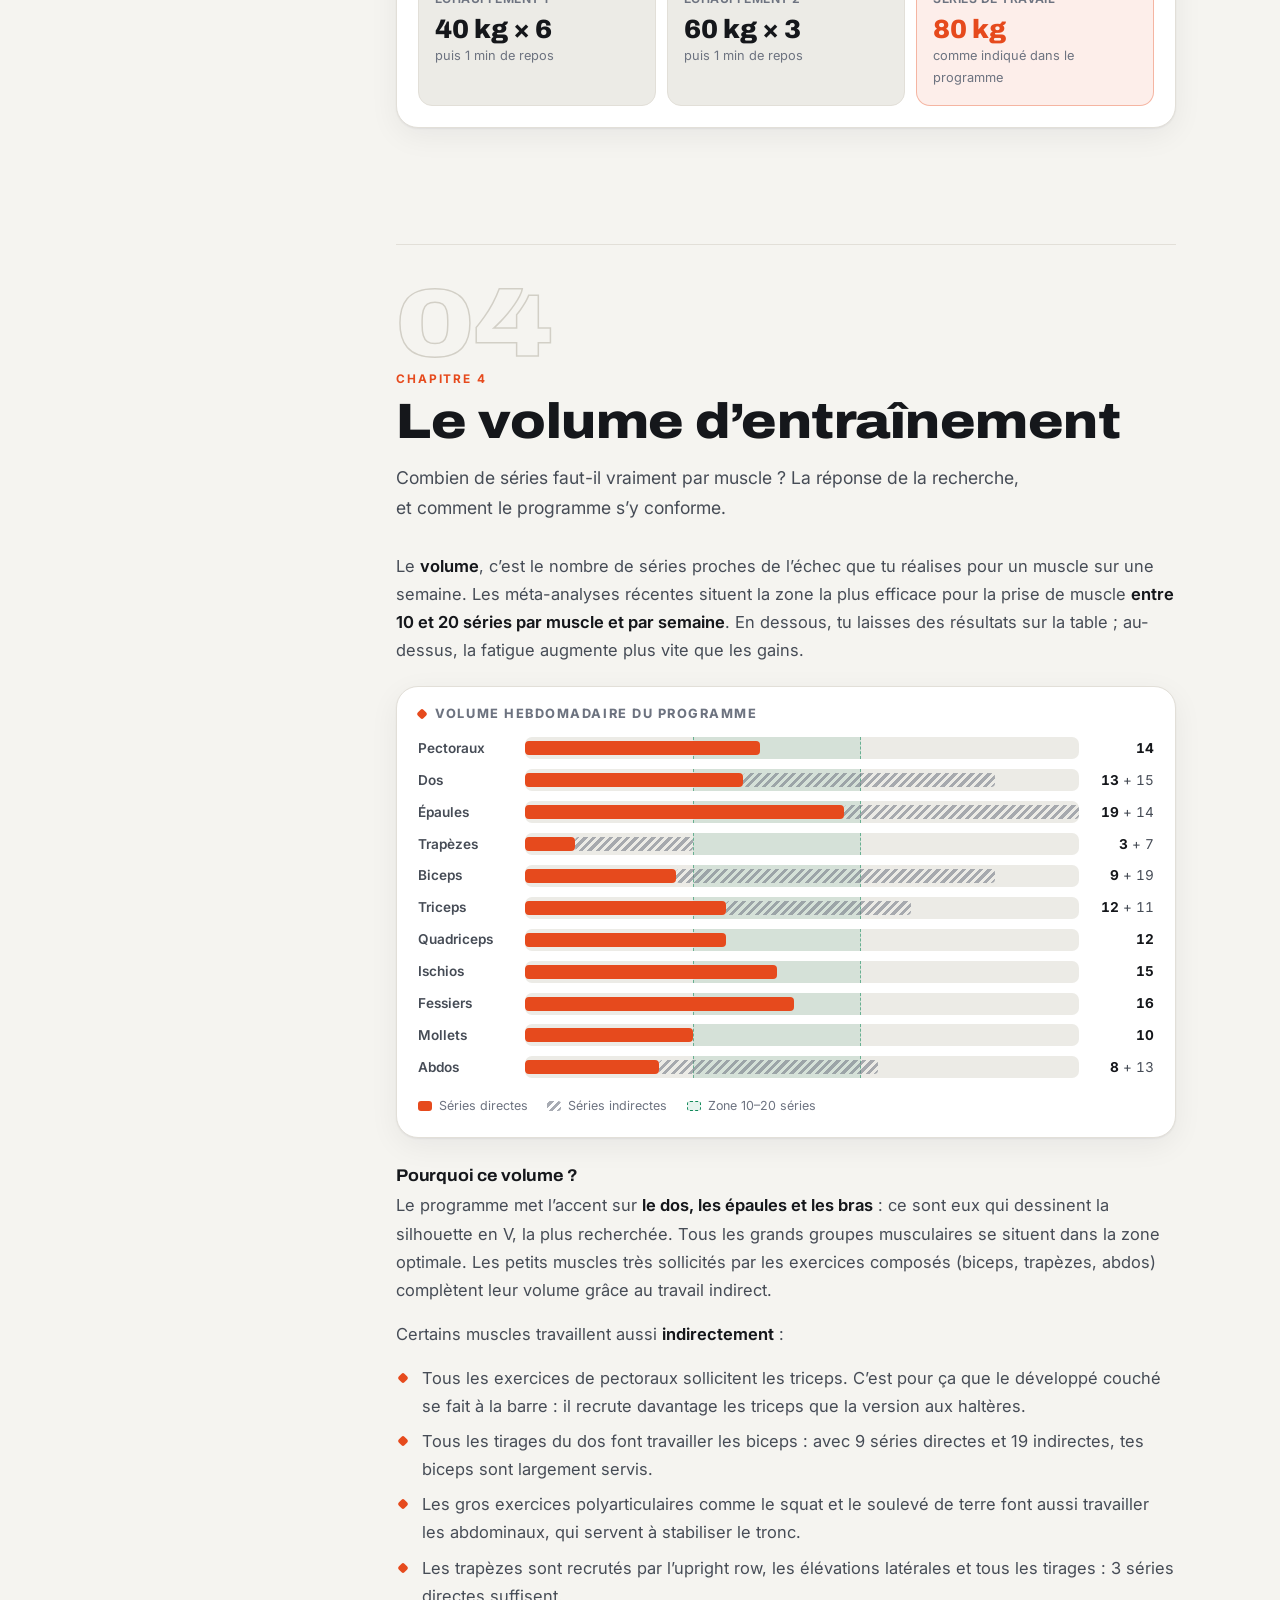
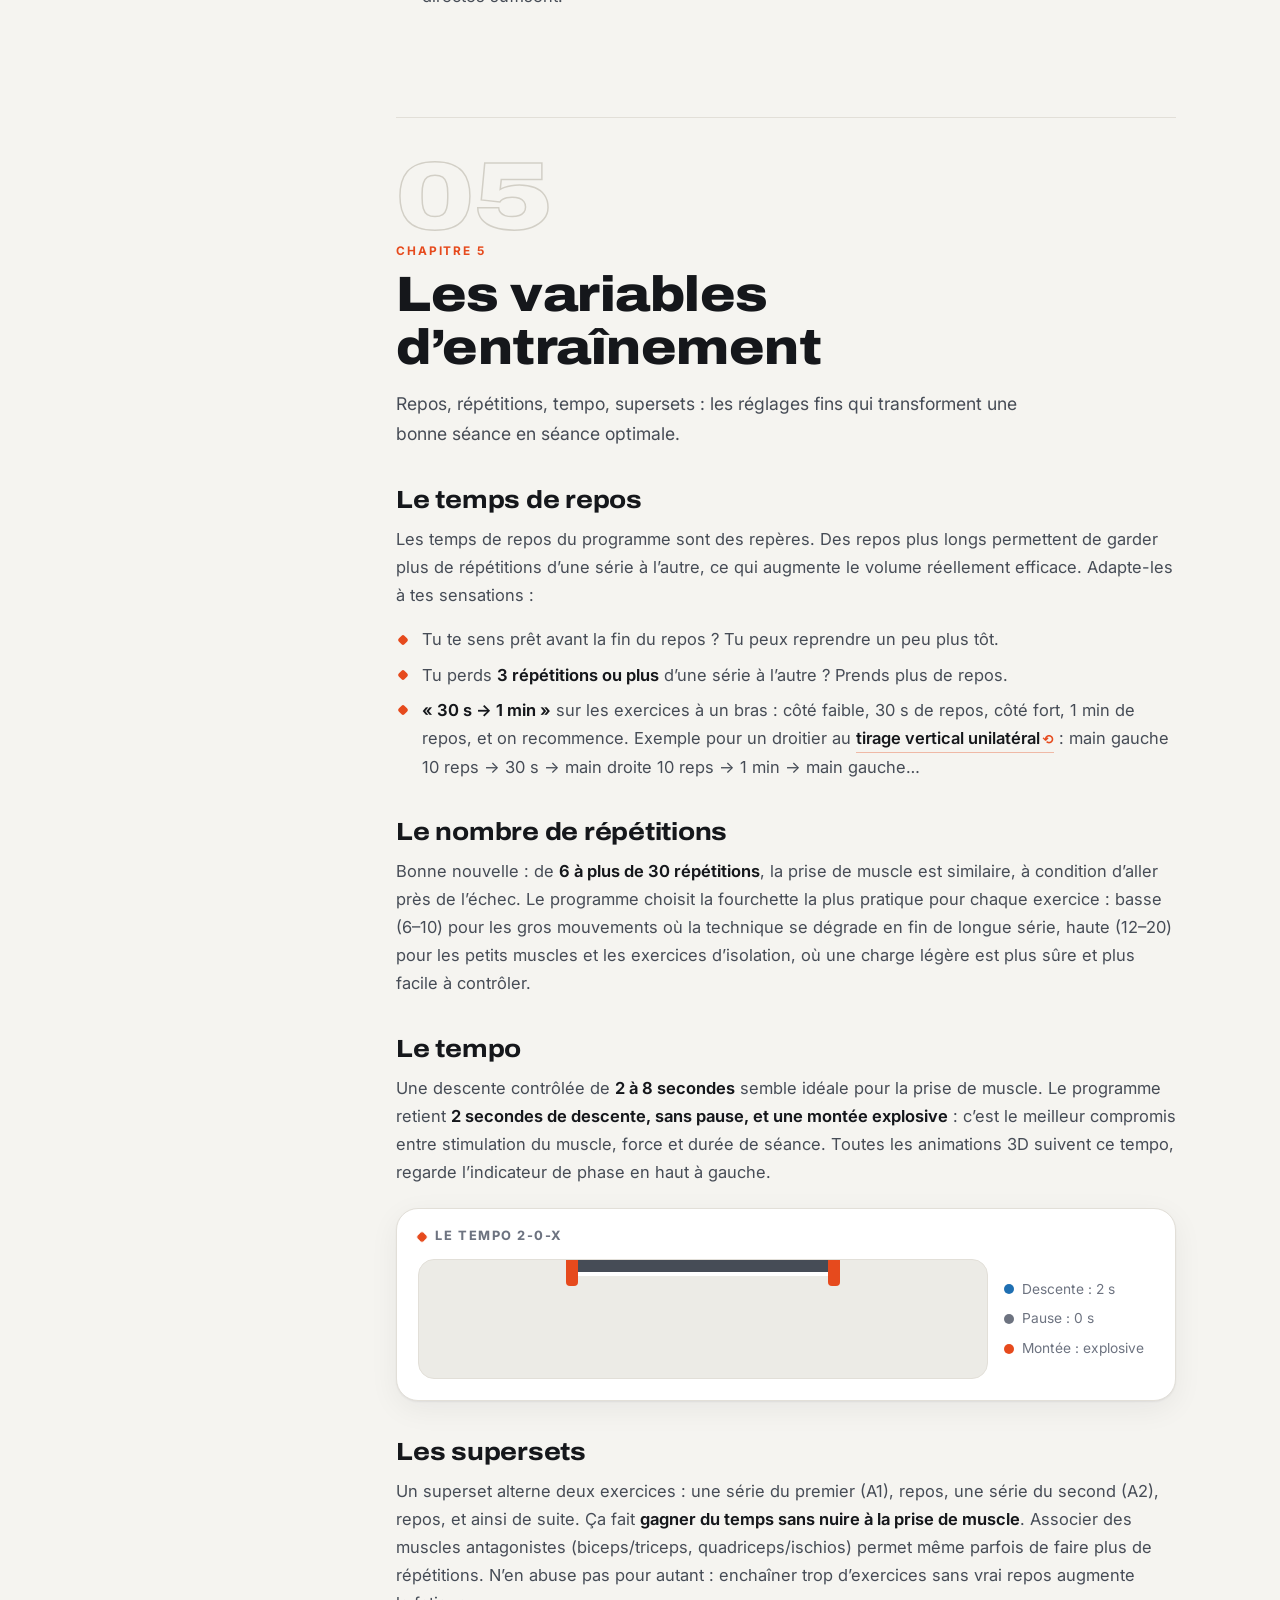
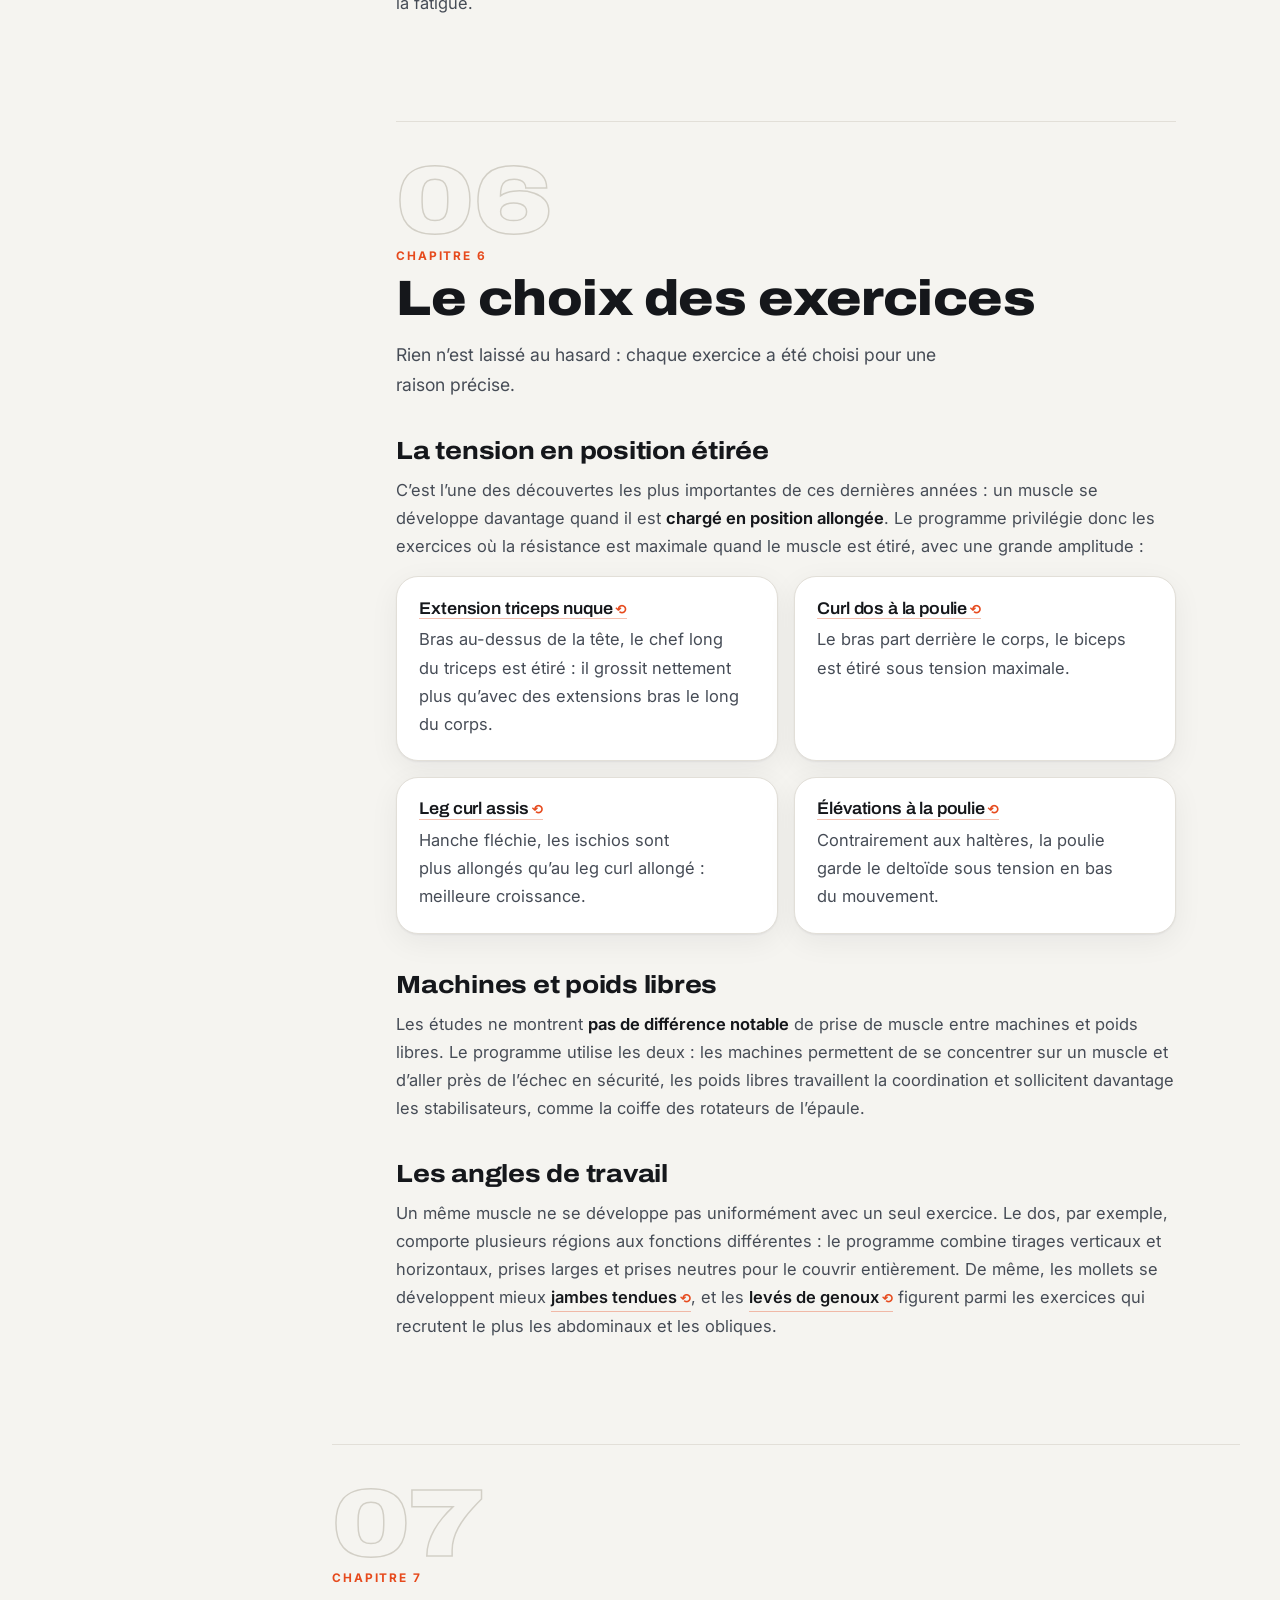
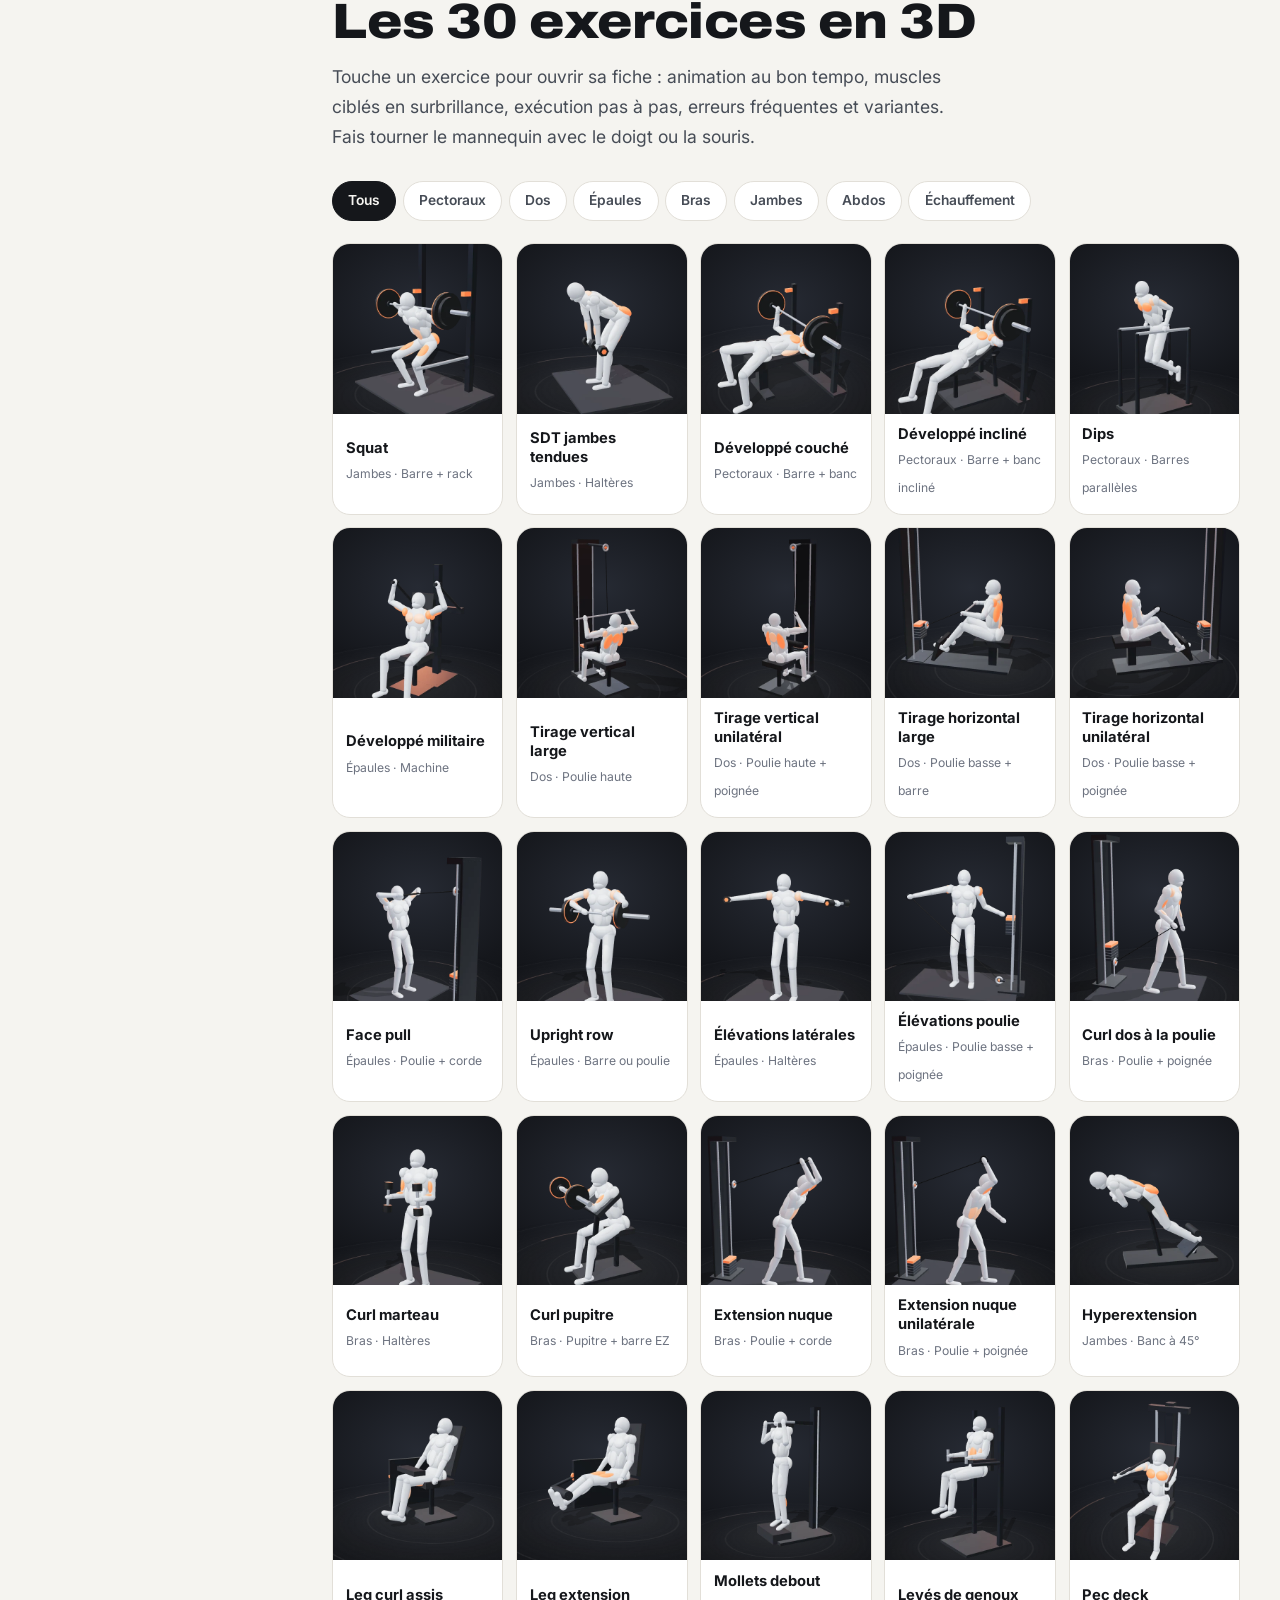
<file: muscu/lecture-7k2m9x.html>
<!doctype html>
<html lang="fr" class="can-light">
<head>
<meta charset="utf-8">
<meta name="viewport" content="width=device-width,initial-scale=1,viewport-fit=cover">
<meta name="robots" content="noindex,nofollow">
<title>Protocole 5 — Ton ebook</title>
<meta name="description" content="Protocole 5 : le programme de musculation 5 jours basé sur la science, avec chaque exercice animé en 3D.">
<meta name="theme-color" content="#0b0c0f">
<link rel="icon" type="image/svg+xml" href="img/favicon.svg">
<link rel="apple-touch-icon" href="img/apple-touch-icon.png">
<link rel="preconnect" href="https://fonts.googleapis.com">
<link rel="preconnect" href="https://fonts.gstatic.com" crossorigin>
<link rel="stylesheet" href="https://fonts.googleapis.com/css2?family=Archivo:wdth,wght@75..125,500..900&family=Inter:wght@400;500;600;700&display=swap">
<link rel="stylesheet" href="css/p5.css">
<script>try{var t=localStorage.getItem('p5.theme');if(t)document.documentElement.dataset.theme=t}catch(e){}</script>
<script type="importmap">{"imports":{"three":"./js/vendor/three.module.min.js"}}</script>
<link rel="modulepreload" href="js/vendor/three.module.min.js">
<style>
/* ───── barre du haut ───── */
.top { position: sticky; top: 0; z-index: 60; height: var(--top); display: flex; align-items: center; gap: .7rem; padding: 0 16px; background: color-mix(in srgb, var(--bg) 84%, transparent); backdrop-filter: blur(14px) saturate(1.3); -webkit-backdrop-filter: blur(14px) saturate(1.3); border-bottom: 1px solid var(--line); }
.top .cur { flex: 1; min-width: 0; font-size: .86rem; color: var(--tx3); white-space: nowrap; overflow: hidden; text-overflow: ellipsis; }
.top .cur b { color: var(--tx); font-weight: 650; }
.top .bar { position: absolute; left: 0; bottom: -1px; height: 2px; width: 100%; background: var(--acc); transform-origin: 0 50%; transform: scaleX(0); }
.top .brand span.t { display: none; }
@media (min-width: 640px) { .top .brand span.t { display: inline; } }
.top .icon-btn { width: 38px; height: 38px; }
.th-l, :root[data-theme="light"] .th-d { display: none; }
:root[data-theme="light"] .th-l { display: block; }
@media (prefers-color-scheme: light) { :root:not([data-theme]) .th-d { display: none; } :root:not([data-theme]) .th-l { display: block; } }

/* ───── mise en page ───── */
.layout { max-width: 1320px; margin: 0 auto; }
main { min-width: 0; padding: 0 16px 4rem; }
.toc { display: none; }
.toc nav { display: grid; gap: 2px; }
.toc a { display: grid; grid-template-columns: 30px 1fr; align-items: baseline; padding: .5rem .7rem; border-radius: 10px; color: var(--tx3); text-decoration: none; font-size: .9rem; line-height: 1.35; transition: background .2s, color .2s; }
.toc a span { font: 800 .74rem/1 var(--f-d); color: var(--tx3); }
.toc a:hover { color: var(--tx); background: var(--card); }
.toc a.on { color: var(--tx); background: var(--card); box-shadow: inset 3px 0 0 var(--acc); }
.toc a.on span { color: var(--acc); }
.toc .pdf { margin-top: 1rem; }
@media (min-width: 1120px) {
  .layout { display: grid; grid-template-columns: 260px minmax(0, 1fr); gap: 32px; padding: 0 24px; }
  .toc { display: block; position: sticky; top: calc(var(--top) + 18px); max-height: calc(100vh - var(--top) - 36px); overflow-y: auto; padding: .5rem 0 1rem; }
  .menu-btn { display: none !important; }
}
.drawer { position: fixed; inset: 0; z-index: 70; display: none; }
.drawer.open { display: block; }
.drawer .scrim { position: absolute; inset: 0; background: rgba(0, 0, 0, .55); animation: fade .2s; }
.drawer .panel { position: absolute; top: 0; bottom: 0; left: 0; width: min(330px, 86vw); background: var(--bg2); border-right: 1px solid var(--line); padding: 1rem 12px; overflow-y: auto; animation: slide .28s cubic-bezier(.2, .8, .2, 1); }
.drawer .toc { display: block; }
@keyframes slide { from { transform: translateX(-100%); } }

/* ───── couverture ───── */
.cover { position: relative; max-width: 1080px; margin: 0 auto; padding: 3.5rem 0 2rem; display: grid; gap: 2rem; align-items: center; }
@media (min-width: 900px) { .cover { grid-template-columns: 1.05fr 1fr; padding-top: 4.5rem; } }
.cover h1 { font-size: clamp(2.3rem, 6.6vw, 3.7rem); line-height: 1; margin: .9rem 0 1.1rem; }
@media (min-width: 900px) { .cover h1 { font-size: clamp(2.6rem, 3.6vw, 3.6rem); } }
.cover h1 em { font-style: normal; color: var(--acc); }
.cover .lede { font-size: 1.12rem; max-width: 34rem; }
.cover .stage { aspect-ratio: 1 / 1.02; width: 100%; max-height: 74vh; }
.stats { display: grid; grid-template-columns: repeat(2, 1fr); gap: .7rem; margin: 1.6rem 0 1.8rem; max-width: 34rem; }
@media (min-width: 560px) { .stats { grid-template-columns: repeat(4, 1fr); } }
.stat { padding: .85rem .9rem; border: 1px solid var(--line); border-radius: 14px; background: var(--card); }
.stat b { display: block; font: 900 1.6rem/1 var(--f-d); color: var(--tx); white-space: nowrap; }
.stat span { font-size: .78rem; color: var(--tx3); line-height: 1.3; display: block; margin-top: .3rem; }
.printonly { display: none; }
.welcome { display: none; margin: 0 auto; max-width: 1080px; }
.welcome.show { display: grid; margin-top: 1.4rem; margin-bottom: 0; }

/* ───── chapitres ───── */
.ch { max-width: 780px; margin: 0 auto; padding: 4.5rem 0 1rem; }
.ch.wide { max-width: 1040px; }
.ch-head { display: grid; gap: .6rem; margin-bottom: 1.8rem; padding-top: 2.5rem; border-top: 1px solid var(--line); }
.ch-head .num { font: 900 clamp(3.6rem, 11vw, 6rem)/.82 var(--f-d); font-stretch: 125%; color: transparent; -webkit-text-stroke: 1.5px var(--line2); }
.ch-head .lede { font-size: 1.1rem; margin: .3rem 0 0; max-width: 40rem; }
.exl { all: unset; cursor: pointer; color: var(--tx); font-weight: 600; border-bottom: 1.5px solid var(--acc-line); transition: border-color .2s, color .2s; }
.exl:hover, .exl:focus-visible { color: var(--acc); border-color: var(--acc); }
.exl::after { content: ' ⟲'; font-size: .8em; color: var(--acc); }

/* ───── widgets ───── */
.widget { background: var(--card); border: 1px solid var(--line); border-radius: var(--rl); padding: 1.3rem; margin: 1.4rem 0 1.8rem; box-shadow: var(--sh); }
.widget > .wt { display: flex; align-items: center; gap: .6rem; font: 750 .8rem/1 var(--f-b); letter-spacing: .12em; text-transform: uppercase; color: var(--tx3); margin-bottom: 1rem; }
.widget > .wt::before { content: ''; width: 8px; height: 8px; border-radius: 2px; background: var(--acc); transform: rotate(45deg); }
.field { display: grid; gap: .35rem; }
.field label, .lbl { font-size: .8rem; font-weight: 600; color: var(--tx3); }
.inp { height: 46px; padding: 0 .9rem; border-radius: 12px; border: 1px solid var(--line2); background: var(--bg2); color: var(--tx); font-size: 1rem; width: 100%; font-variant-numeric: tabular-nums; }
.inp:focus { outline: none; border-color: var(--acc); box-shadow: 0 0 0 3px var(--acc-soft); }
.inp-u { position: relative; } .inp-u .inp { padding-right: 2.6rem; } .inp-u span { position: absolute; right: .9rem; top: 50%; transform: translateY(-50%); color: var(--tx3); font-size: .85rem; pointer-events: none; }
.seg { display: inline-flex; flex-wrap: wrap; gap: 4px; padding: 4px; border-radius: 14px; background: var(--bg2); border: 1px solid var(--line); }
.seg button { border: 0; background: transparent; padding: .55rem .9rem; border-radius: 10px; font-size: .88rem; font-weight: 600; color: var(--tx3); }
.seg button[aria-pressed="true"] { background: var(--card); color: var(--tx); box-shadow: 0 1px 3px rgba(0, 0, 0, .25), inset 0 0 0 1px var(--line2); }
.row { display: flex; flex-wrap: wrap; gap: .9rem; align-items: end; }
.row > .field { flex: 1 1 150px; }
.out { display: grid; gap: .7rem; grid-template-columns: repeat(auto-fit, minmax(150px, 1fr)); margin-top: 1.1rem; }
.big { padding: 1rem; border-radius: 14px; background: var(--bg2); border: 1px solid var(--line); }
.big .k { font-size: .76rem; font-weight: 650; color: var(--tx3); letter-spacing: .04em; }
.big .v { font: 850 1.65rem/1.1 var(--f-d); color: var(--tx); margin: .3rem 0 .1rem; font-variant-numeric: tabular-nums; }
.big .s { font-size: .8rem; color: var(--tx3); }
.big.acc { background: var(--acc-soft); border-color: var(--acc-line); } .big.acc .v { color: var(--acc); }

/* RIR */
.reps { display: grid; grid-template-columns: repeat(12, 1fr); gap: 5px; margin: 1rem 0 .6rem; }
.reps i { height: 46px; border-radius: 8px; background: var(--acc); display: grid; place-items: center; font: 800 .8rem/1 var(--f-d); font-style: normal; color: #fff; transition: background .35s, color .35s, transform .35s; }
.reps i.res { background: transparent; color: var(--tx3); box-shadow: inset 0 0 0 1.5px var(--line2); transform: scale(.94); }
.rir-range { width: 100%; accent-color: var(--acc); height: 28px; }
.rir-out { font-size: .95rem; color: var(--tx2); min-height: 3em; }

/* notation */
.dec { display: flex; flex-wrap: wrap; gap: .5rem; margin-top: 1rem; }
.dec .set { padding: .6rem .8rem; border-radius: 12px; background: var(--bg2); border: 1px solid var(--line); min-width: 92px; }
.dec .set small { display: block; font-size: .7rem; color: var(--tx3); font-weight: 650; letter-spacing: .06em; text-transform: uppercase; }
.dec .set b { font: 850 1.15rem/1.2 var(--f-d); }
.dec .set em { display: block; font-style: normal; color: var(--acc); font-weight: 700; font-size: .85rem; }

/* tempo */
.tempo { display: grid; grid-template-columns: 1fr auto; gap: 1rem; align-items: center; }
.tempo .track { position: relative; height: 120px; border-radius: 16px; background: var(--bg2); border: 1px solid var(--line); overflow: hidden; }
.tempo .load { position: absolute; left: 50%; width: 46%; height: 12px; margin-left: -23%; border-radius: 6px; background: var(--tx2); box-shadow: 0 0 0 4px var(--card); animation: tempo 3.6s cubic-bezier(.45, 0, .55, 1) infinite; }
.tempo .load::before, .tempo .load::after { content: ''; position: absolute; top: -14px; width: 12px; height: 40px; border-radius: 4px; background: var(--acc); }
.tempo .load::before { left: -6px; } .tempo .load::after { right: -6px; }
.tempo .lab { display: grid; gap: .4rem; font-size: .86rem; color: var(--tx3); min-width: 150px; }
.tempo .lab span { display: flex; gap: .5rem; align-items: center; } .tempo .lab i { width: 10px; height: 10px; border-radius: 50%; }
@keyframes tempo { 0% { top: 14px; } 55.5% { top: 92px; } 58% { top: 92px; } 72% { top: 14px; } 100% { top: 14px; } }

/* semaine + programme */
.week { display: grid; grid-template-columns: repeat(7, minmax(0, 1fr)); gap: 6px; margin: 1.2rem 0 1.4rem; }
.week button { border: 1px solid var(--line); background: var(--card); border-radius: 14px; padding: .65rem .3rem; text-align: center; display: grid; gap: .25rem; min-width: 0; }
.week button b { font: 800 .82rem/1 var(--f-d); letter-spacing: .04em; text-transform: uppercase; }
.week button span { font-size: .7rem; color: var(--tx3); white-space: nowrap; overflow: hidden; text-overflow: ellipsis; }
.week button.rest { opacity: .55; cursor: default; }
.week button[aria-selected="true"] { border-color: var(--acc); background: var(--acc-soft); }
.week button[aria-selected="true"] span { color: var(--acc); }
.day-head { display: flex; flex-wrap: wrap; justify-content: space-between; gap: .8rem 1.5rem; align-items: end; margin: .4rem 0 1rem; }
.day-head h3 { margin: .3rem 0 0; font-size: clamp(1.5rem, 3.5vw, 2.1rem); }
.day-head .meta { display: flex; flex-wrap: wrap; gap: .4rem; }
.xl { display: grid; gap: .55rem; }
.ssg { border: 1px dashed var(--acc-line); border-radius: 20px; padding: .55rem; display: grid; gap: .55rem; position: relative; }
.ssg > .lbl { padding: .15rem .4rem 0; display: flex; gap: .5rem; align-items: center; color: var(--acc); font-size: .76rem; font-weight: 700; letter-spacing: .06em; text-transform: uppercase; }
.xr { background: var(--card); border: 1px solid var(--line); border-radius: 16px; overflow: hidden; transition: border-color .2s; }
.xr.done { border-color: color-mix(in srgb, var(--ok) 45%, transparent); }
.xr .main { display: grid; grid-template-columns: 30px 60px minmax(0, 1fr) auto; gap: .75rem; align-items: center; padding: .55rem .75rem .55rem .6rem; }
.xr .ix { font: 850 .9rem/1 var(--f-d); color: var(--tx3); text-align: center; }
.xr .ix.ss { color: var(--acc); }
.xr .th { width: 60px; height: 60px; border-radius: 12px; background: var(--stage); overflow: hidden; border: 0; padding: 0; position: relative; }
.xr .th img { width: 100%; height: 100%; object-fit: cover; transform: scale(1.25); }
.xr .th::after { content: ''; position: absolute; right: 4px; bottom: 4px; width: 16px; height: 16px; border-radius: 50%; background: var(--acc) url("data:image/svg+xml,%3Csvg xmlns='http://www.w3.org/2000/svg' viewBox='0 0 24 24' fill='white'%3E%3Cpath d='M9 6.5v11l9-5.5z'/%3E%3C/svg%3E") center/12px no-repeat; }
.xr .nm { all: unset; cursor: pointer; font-weight: 650; color: var(--tx); line-height: 1.3; display: block; }
.xr .nm:hover { color: var(--acc); }
.xr .sub { display: flex; flex-wrap: wrap; gap: .3rem .7rem; margin-top: .25rem; font-size: .78rem; color: var(--tx3); }
.xr .sub span { display: inline-flex; align-items: center; gap: .3rem; }
.xr .sub svg { width: 13px; height: 13px; }
.xr .pr { text-align: right; }
.xr .pr b { display: block; font: 850 1.12rem/1 var(--f-d); white-space: nowrap; }
.xr .rir { display: flex; gap: 3px; justify-content: flex-end; margin-top: .4rem; }
.xr .rir i { font-style: normal; font: 700 .66rem/1 var(--f-b); padding: .22rem .32rem; border-radius: 5px; background: var(--bg2); color: var(--tx2); border: 1px solid var(--line); }
.xr .rir i.z { background: var(--acc-soft); color: var(--acc); border-color: var(--acc-line); }
.xr .tog { display: flex; justify-content: space-between; align-items: center; gap: .5rem; border-top: 1px solid var(--line); padding: .45rem .75rem; font-size: .8rem; color: var(--tx3); }
.xr .tog button { border: 0; background: none; color: var(--acc); font-weight: 650; font-size: .82rem; padding: .2rem 0; }
.xr .last { overflow: hidden; text-overflow: ellipsis; white-space: nowrap; }
.xr .log { display: none; padding: .2rem .75rem .8rem; }
.xr.open .log { display: block; }
.log table { width: 100%; border-collapse: separate; border-spacing: 0 6px; }
.log th { font-size: .68rem; text-transform: uppercase; letter-spacing: .08em; color: var(--tx3); text-align: left; font-weight: 700; padding: 0 .3rem; }
.log td { padding: 0 .3rem; }
.log .n { font: 800 .85rem/1 var(--f-d); color: var(--tx3); width: 28px; }
.log .tg { font-size: .78rem; color: var(--tx2); white-space: nowrap; }
.log .inp { height: 40px; padding: 0 .6rem; font-size: .95rem; max-width: 92px; }
.log .ok { width: 40px; height: 40px; border-radius: 12px; border: 1px solid var(--line2); background: var(--bg2); display: grid; place-items: center; color: var(--tx3); }
.log .ok svg { width: 18px; height: 18px; }
.log tr.on .ok { background: var(--ok); border-color: var(--ok); color: #06140d; }
.day-foot { display: flex; flex-wrap: wrap; gap: .6rem; justify-content: space-between; align-items: center; margin-top: 1rem; }
@media (max-width: 560px) {
  .xr .main { grid-template-columns: 52px minmax(0, 1fr) auto; }
  .xr .ix { display: none; }
  .xr .th { width: 52px; height: 52px; }
  .ssg { padding: .4rem; }
}

/* minuteur */
.timer { visibility: hidden; opacity: 0; position: fixed; left: 50%; bottom: max(16px, env(safe-area-inset-bottom)); transform: translate(-50%, 140%); z-index: 75; display: flex; align-items: center; gap: .7rem; padding: .55rem .6rem .55rem 1rem; border-radius: 999px; background: #15171d; color: #fff; border: 1px solid #333845; box-shadow: 0 18px 50px rgba(0, 0, 0, .5); transition: transform .35s cubic-bezier(.2, .8, .2, 1), opacity .3s, visibility 0s .35s; }
.timer.on { visibility: visible; opacity: 1; transform: translate(-50%, 0); transition: transform .35s cubic-bezier(.2, .8, .2, 1), opacity .3s; }
.timer .ring { width: 38px; height: 38px; }
.timer .ring circle { fill: none; stroke-width: 4; }
.timer b { font: 850 1.4rem/1 var(--f-d); min-width: 4.2ch; font-variant-numeric: tabular-nums; }
.timer small { display: block; font-size: .7rem; color: #9aa0ab; }
.timer button { border: 1px solid #333845; background: #1d2027; color: #fff; border-radius: 999px; height: 36px; padding: 0 .8rem; font-size: .82rem; font-weight: 650; }
.timer.end { border-color: var(--ok); }

/* volume */
.vol { display: grid; gap: .55rem; margin-top: .4rem; }
.vrow { display: grid; grid-template-columns: 96px 1fr 64px; gap: .7rem; align-items: center; font-size: .85rem; }
.vrow .n { color: var(--tx2); font-weight: 600; }
.vrow .t { position: relative; height: 22px; border-radius: 7px; background: var(--bg2); overflow: hidden; }
.vrow .band { position: absolute; top: 0; bottom: 0; background: var(--ok-soft); border-left: 1px dashed color-mix(in srgb, var(--ok) 55%, transparent); border-right: 1px dashed color-mix(in srgb, var(--ok) 55%, transparent); }
.vrow .d, .vrow .i { position: absolute; top: 4px; bottom: 4px; border-radius: 4px; transform-origin: 0 50%; transform: scaleX(0); transition: transform 1.1s cubic-bezier(.2, .7, .2, 1); }
.vrow .d { left: 0; background: var(--acc); }
.vrow .i { background: repeating-linear-gradient(-45deg, var(--tx3) 0 3px, transparent 3px 6px); opacity: .55; }
.vol.in .d, .vol.in .i { transform: scaleX(1); }
.vrow .v { text-align: right; font-variant-numeric: tabular-nums; color: var(--tx2); }
.vrow .v b { color: var(--tx); }
.vleg { display: flex; flex-wrap: wrap; gap: .4rem 1.2rem; margin-top: 1rem; font-size: .78rem; color: var(--tx3); }
.vleg span { display: inline-flex; gap: .45rem; align-items: center; }
.vleg i { width: 14px; height: 10px; border-radius: 3px; display: inline-block; }

/* bibliothèque */
.filters { display: flex; gap: .4rem; overflow-x: auto; padding-bottom: .4rem; margin-bottom: 1rem; scrollbar-width: none; }
.filters button { flex: none; border: 1px solid var(--line); background: var(--card); color: var(--tx2); border-radius: 999px; padding: .45rem .95rem; font-size: .86rem; font-weight: 600; }
.filters button[aria-pressed="true"] { background: var(--tx); color: var(--bg); border-color: var(--tx); }
.lib { display: grid; gap: .8rem; grid-template-columns: repeat(auto-fill, minmax(168px, 1fr)); }
.lc { all: unset; cursor: pointer; display: grid; border-radius: 18px; overflow: hidden; background: var(--card); border: 1px solid var(--line); transition: transform .25s, border-color .25s, box-shadow .25s; }
.lc:hover, .lc:focus-visible { transform: translateY(-3px); border-color: var(--acc-line); box-shadow: var(--sh); }
.lc .im { aspect-ratio: 1; background: var(--stage); overflow: hidden; }
.lc .im img { width: 100%; height: 100%; object-fit: cover; transition: transform .5s; }
.lc:hover .im img { transform: scale(1.06); }
.lc .tx { padding: .7rem .8rem .85rem; }
.lc b { display: block; font-size: .92rem; line-height: 1.3; color: var(--tx); }
.lc small { color: var(--tx3); font-size: .76rem; }

/* aliments & compléments */
.food { display: grid; gap: .8rem; grid-template-columns: repeat(auto-fit, minmax(min(100%, 300px), 1fr)); margin: 1rem 0 1.6rem; }
.food .card { padding: 1.1rem; }
.food h4 { margin: 0 0 .3rem; }
.food p { font-size: .85rem; margin-bottom: .6rem; }
.supp { display: grid; gap: 1rem; margin: 1.2rem 0; }
.supp .card { padding: 1.3rem 1.3rem 1.1rem; }
.supp .hd { display: flex; justify-content: space-between; gap: 1rem; align-items: start; margin-bottom: .6rem; }
.supp h3 { margin: 0; font-size: 1.35rem; }
.lvl { display: inline-flex; gap: 3px; align-items: center; font-size: .72rem; color: var(--tx3); white-space: nowrap; }
.lvl i { width: 16px; height: 6px; border-radius: 3px; background: var(--line2); }
.lvl i.on { background: var(--ok); }
.dose { display: grid; gap: .5rem; grid-template-columns: repeat(auto-fit, minmax(170px, 1fr)); margin: .7rem 0 .3rem; }
.dose div { padding: .7rem .8rem; border-radius: 12px; background: var(--bg2); border: 1px solid var(--line); font-size: .86rem; color: var(--tx2); }
.dose b { display: block; color: var(--tx); font-size: .95rem; }

/* glossaire + références */
.glo { display: grid; gap: 0; border: 1px solid var(--line); border-radius: var(--rl); overflow: hidden; background: var(--card); }
.glo div { display: grid; grid-template-columns: minmax(120px, 190px) 1fr; gap: 1rem; padding: .85rem 1.1rem; border-bottom: 1px solid var(--line); }
.glo div:last-child { border-bottom: 0; }
.glo dt { font-weight: 700; color: var(--tx); } .glo dd { margin: 0; color: var(--tx2); font-size: .93rem; }
@media (max-width: 560px) { .glo div { grid-template-columns: 1fr; gap: .2rem; } }
details.refs { border: 1px solid var(--line); border-radius: var(--r); background: var(--card); margin: .7rem 0; }
details.refs summary { cursor: pointer; padding: 1rem 1.1rem; font-weight: 700; list-style: none; display: flex; justify-content: space-between; }
details.refs summary::-webkit-details-marker { display: none; }
details.refs summary::after { content: '+'; color: var(--acc); font-size: 1.2rem; line-height: 1; }
details.refs[open] summary::after { content: '−'; }
details.refs ol { margin: 0; padding: 0 1.1rem 1rem 2.4rem; font-size: .84rem; color: var(--tx2); }
details.refs li { margin: .5rem 0; }
.end { text-align: center; padding: 4rem 0 2rem; }
.end h2 { margin: .6rem 0 1rem; }

/* ───── impression / PDF ───── */
@media print {
  :root { --bg: #fff; --bg2: #f4f4f4; --card: #fff; --card2: #f5f5f5; --line: #ddd; --line2: #ccc; --tx: #111; --tx2: #333; --tx3: #666; --acc: #e64a1d; --acc-soft: #fdeee8; --acc-line: #f3b9a6; --sh: none; color-scheme: light; }
  @page { size: A4; margin: 14mm 14mm 16mm; }
  body { font-size: 11pt; background: #fff; }
  .top, .toc, .drawer, .timer, .modal, .noprint, .stage .ui, .filters, .xr .tog, .xr .log, .day-foot, .week { display: none !important; }
  .layout { display: block; }
  main { padding: 0; }
  .ch { padding-top: 0; break-before: page; max-width: none; }
  .ch-head { border: 0; padding-top: 0; }
  .cover { grid-template-columns: 1fr; padding-top: 1rem; }
  .cover .stage { aspect-ratio: 16 / 10; max-height: 105mm; }
  .cover .stats { grid-template-columns: repeat(4, 1fr); max-width: none; }
  .rv { opacity: 1 !important; transform: none !important; }
  .widget, .card, .callout, .xr, .lc, .big, .tbl-wrap { break-inside: avoid; box-shadow: none; }
  .vol .d, .vol .i { transform: none !important; }
  .day-panel { display: block !important; break-inside: avoid; margin-bottom: 1.4rem; }
  .lib { grid-template-columns: repeat(4, 1fr); }
  .stage { background: #1b1d22 !important; -webkit-print-color-adjust: exact; print-color-adjust: exact; }
  .xr .th, .lc .im, .big.acc, .chip.p, .reps i { -webkit-print-color-adjust: exact; print-color-adjust: exact; }
  details.refs ol { display: block; }
  .printonly { display: block !important; }
  a { color: inherit; text-decoration: none; }
}
</style>
</head>
<body>
<svg width="0" height="0" style="position:absolute" aria-hidden="true">
  <symbol id="i-flask" viewBox="0 0 24 24" fill="none" stroke="currentColor" stroke-width="1.8" stroke-linecap="round" stroke-linejoin="round"><path d="M9 3h6M10 3v6L4.5 18.5A1.7 1.7 0 0 0 6 21h12a1.7 1.7 0 0 0 1.5-2.5L14 9V3"/><path d="M7.5 15h9"/></symbol>
  <symbol id="i-bolt" viewBox="0 0 24 24" fill="none" stroke="currentColor" stroke-width="1.8" stroke-linecap="round" stroke-linejoin="round"><path d="M13 2 4 14h7l-1 8 9-12h-7z"/></symbol>
  <symbol id="i-warn" viewBox="0 0 24 24" fill="none" stroke="currentColor" stroke-width="1.8" stroke-linecap="round" stroke-linejoin="round"><path d="M10.3 3.9 1.8 18a2 2 0 0 0 1.7 3h17a2 2 0 0 0 1.7-3L13.7 3.9a2 2 0 0 0-3.4 0z"/><path d="M12 9v4M12 17h.01"/></symbol>
  <symbol id="i-check" viewBox="0 0 24 24" fill="none" stroke="currentColor" stroke-width="2.4" stroke-linecap="round" stroke-linejoin="round"><path d="M20 6 9 17l-5-5"/></symbol>
  <symbol id="i-clock" viewBox="0 0 24 24" fill="none" stroke="currentColor" stroke-width="2" stroke-linecap="round"><circle cx="12" cy="12" r="9"/><path d="M12 7v5l3 2"/></symbol>
  <symbol id="i-fire" viewBox="0 0 24 24" fill="none" stroke="currentColor" stroke-width="2" stroke-linecap="round" stroke-linejoin="round"><path d="M12 22c4 0 7-2.7 7-7 0-4-3-6.5-4-10-2 2-2.5 4-2.5 5.5C11 9 9.5 7.5 9 5.5 6.5 8 5 11 5 15c0 4.3 3 7 7 7z"/></symbol>
  <symbol id="i-moon" viewBox="0 0 24 24" fill="none" stroke="currentColor" stroke-width="1.9" stroke-linecap="round" stroke-linejoin="round"><path d="M21 12.8A9 9 0 1 1 11.2 3a7 7 0 0 0 9.8 9.8z"/></symbol>
  <symbol id="i-sun" viewBox="0 0 24 24" fill="none" stroke="currentColor" stroke-width="1.9" stroke-linecap="round"><circle cx="12" cy="12" r="4"/><path d="M12 2v2M12 20v2M4.9 4.9l1.4 1.4M17.7 17.7l1.4 1.4M2 12h2M20 12h2M4.9 19.1l1.4-1.4M17.7 6.3l1.4-1.4"/></symbol>
  <symbol id="i-menu" viewBox="0 0 24 24" fill="none" stroke="currentColor" stroke-width="2" stroke-linecap="round"><path d="M4 7h16M4 12h16M4 17h10"/></symbol>
  <symbol id="i-x" viewBox="0 0 24 24" fill="none" stroke="currentColor" stroke-width="2" stroke-linecap="round"><path d="M6 6l12 12M18 6 6 18"/></symbol>
  <symbol id="i-down" viewBox="0 0 24 24" fill="none" stroke="currentColor" stroke-width="2" stroke-linecap="round" stroke-linejoin="round"><path d="M12 4v12M7 11l5 5 5-5M5 20h14"/></symbol>
  <symbol id="i-left" viewBox="0 0 24 24" fill="none" stroke="currentColor" stroke-width="2" stroke-linecap="round" stroke-linejoin="round"><path d="m15 6-6 6 6 6"/></symbol>
  <symbol id="i-right" viewBox="0 0 24 24" fill="none" stroke="currentColor" stroke-width="2" stroke-linecap="round" stroke-linejoin="round"><path d="m9 6 6 6-6 6"/></symbol>
</svg>

<header class="top">
  <button class="icon-btn menu-btn" id="menuBtn" aria-label="Sommaire"><svg><use href="#i-menu"/></svg></button>
  <a class="brand" href="#bienvenue"><span class="mk">5</span><span class="t">Protocole 5</span></a>
  <div class="cur" id="cur" aria-live="polite"></div>
  <button class="icon-btn" id="themeBtn" aria-label="Changer de thème"><svg class="th-d"><use href="#i-sun"/></svg><svg class="th-l"><use href="#i-moon"/></svg></button>
  <div class="bar" id="bar"></div>
</header>

<div class="drawer" id="drawer" aria-hidden="true"><div class="scrim" data-close></div><div class="panel"><div class="toc" id="tocM"></div></div></div>

<div class="layout">
  <aside class="toc" id="toc" aria-label="Sommaire"></aside>
  <main>

<!-- ═════════════ COUVERTURE ═════════════ -->
<div class="welcome callout ok" id="welcome"><svg><use href="#i-check"/></svg><div><b>Paiement confirmé, bienvenue !</b><p>Ajoute cette page à tes favoris (ou à l’écran d’accueil de ton téléphone) : c’est ton accès à l’ebook. Tu peux aussi télécharger la version PDF depuis le sommaire.</p></div></div>
<section class="cover" id="bienvenue" data-title="Bienvenue">
  <div>
    <span class="eyebrow">Ebook interactif · Édition 2026</span>
    <h1>Le programme 5 jours pour prendre du muscle, <em>prouvé par la science.</em></h1>
    <p class="lede">Entraînement, nutrition, compléments : tout ce qui compte vraiment pour construire du muscle, sans le superflu. Chaque exercice est animé en 3D pour que ta technique soit parfaite dès la première séance.</p>
    <div class="stats">
      <div class="stat"><b data-count="5">5</b><span>séances par semaine</span></div>
      <div class="stat"><b data-count="30">30</b><span>exercices animés en 3D</span></div>
      <div class="stat"><b data-count="55">55</b><span>études citées</span></div>
      <div class="stat"><b>10–20</b><span>séries par muscle et par semaine</span></div>
    </div>
    <p class="printonly muted" style="font-size:.9rem">Version PDF. La version en ligne contient les animations 3D, le carnet d’entraînement et les calculateurs interactifs.</p>
    <div class="row noprint">
      <a class="btn" href="#programme">Voir le programme<svg><use href="#i-right"/></svg></a>
      <a class="btn btn-ghost" href="#fondamentaux">Commencer la lecture</a>
    </div>
  </div>
  <div class="stage" id="hero" aria-label="Démonstration 3D des exercices"><img class="still" src="img/ex/squat.webp" alt=""></div>
</section>

<section class="ch" id="avant" data-title="Avant de commencer">
  <div class="ch-head rv"><span class="num">00</span><span class="eyebrow">Avant de commencer</span><h2>Comment utiliser cet ebook</h2></div>
  <p class="rv">Ce programme ne contient aucun secret miracle. Il applique, sans compromis, ce que la recherche montre de plus solide sur la prise de muscle : une charge qui augmente semaine après semaine, des séries menées près de l’échec, un volume suffisant pour chaque muscle et des exercices qui travaillent les muscles en position étirée. Ajoute à ça assez de protéines et de sommeil, et tu n’as plus le choix : <strong>tu vas progresser</strong>.</p>
  <ul class="list rv">
    <li><strong>Lis les chapitres 1 et 2 avant ta première séance.</strong> Ils t’expliquent comment lire le programme et comment progresser.</li>
    <li><strong>Touche n’importe quel exercice</strong> (les noms soulignés <button class="exl" data-ex="squat">comme celui-ci</button>) pour ouvrir sa fiche : animation 3D, muscles ciblés, exécution, erreurs à éviter et variantes.</li>
    <li><strong>Note tes séances dans le carnet intégré</strong> du chapitre 2 : il se souvient de tes charges et te rappelle ce que tu as fait la dernière fois.</li>
    <li><strong>Ajoute cette page à l’écran d’accueil de ton téléphone</strong> pour l’avoir sous la main à la salle.</li>
  </ul>
  <div class="callout warn rv"><svg><use href="#i-warn"/></svg><div><b>Ta santé d’abord</b><p>Si tu as une blessure, une pathologie (notamment cardiaque ou de tension), des douleurs, ou si tu reprends le sport après une longue pause, demande l’avis d’un médecin avant de commencer. Arrête immédiatement un exercice qui provoque une douleur articulaire : la brûlure musculaire est normale, la douleur dans une articulation ne l’est pas.</p></div></div>
  <h3 class="rv">Le matériel</h3>
  <p class="rv">Le programme est pensé pour une salle de sport classique : barre, haltères, poulies et quelques machines courantes. Si un appareil manque ou est occupé, chaque fiche exercice propose des <strong>variantes équivalentes</strong>.</p>
</section>

<!-- ═════════════ 01 FONDAMENTAUX ═════════════ -->
<section class="ch" id="fondamentaux" data-title="Les fondamentaux">
  <div class="ch-head rv"><span class="num">01</span><span class="eyebrow">Chapitre 1</span><h2>Les fondamentaux</h2><p class="lede">Cinq principes qui font toute la différence. Si tu ne retiens qu’une chose de cet ebook, retiens ce chapitre.</p></div>

  <h3 class="rv">Tu débutes ? Sois patient</h3>
  <p class="rv">Ne te compare pas aux physiques que tu vois sur les réseaux sociaux : construire du muscle prend du temps, et c’est normal. Fais confiance au processus. En trois mois de travail sérieux, la différence sera visible. En revanche, si tu forces en augmentant les charges ou le nombre de séries trop vite, tu ralentiras ta progression, tu te blesseras et tu finiras frustré.</p>
  <p class="rv">La génétique joue un rôle réel : certaines personnes prennent du muscle plus vite que d’autres. Peu importe ton point de départ, ce programme te permet d’exploiter <strong>ton</strong> potentiel au maximum… à condition de t’y donner à 100 %.</p>

  <h3 class="rv">La technique avant la charge</h3>
  <p class="rv">Une exécution propre protège tes articulations et fait travailler le bon muscle. Avant chaque nouvel exercice, ouvre sa fiche 3D, observe le mouvement sous plusieurs angles, puis <strong>filme-toi</strong> pendant une série et compare. C’est la méthode la plus rapide pour corriger un défaut.</p>

  <h3 class="rv">La surcharge progressive</h3>
  <p class="rv">C’est LA notion clé de la musculation : ton corps ne s’adapte que s’il y est obligé. L’objectif est simple : <strong>faire un peu mieux à chaque séance</strong>. Une répétition de plus, ou un peu plus de poids.</p>
  <div class="callout tip rv"><svg><use href="#i-bolt"/></svg><div><b>La règle de progression</b><p>Chaque exercice a une fourchette de répétitions (par exemple 6–8). Tant que tu n’atteins pas le haut de la fourchette sur toutes tes séries, ajoute des répétitions. Dès que tu l’atteins, <strong>augmente la charge</strong> (2,5 kg sur les gros exercices, le plus petit palier possible sur les autres) et repars du bas de la fourchette.</p></div></div>
  <p class="rv">Pour ça, il faut tout noter : exercice, charge, répétitions et RIR de chaque série. Le <a href="#programme">carnet intégré</a> le fait pour toi, mais un carnet papier ou les notes de ton téléphone fonctionnent aussi. La notation la plus rapide est <strong>répétitions@RIR</strong> :</p>
  <div class="widget rv" id="notation">
    <div class="wt">Décodeur de notation</div>
    <div class="row">
      <div class="field" style="flex:2 1 220px"><label for="notIn">Exemple : développé couché à 80 kg</label><input class="inp" id="notIn" value="8@2-7@2-7@1-6@1" autocomplete="off" spellcheck="false"></div>
    </div>
    <div class="dec" id="notOut"></div>
    <p class="muted" style="margin:.9rem 0 0;font-size:.85rem">« 8@2 » = 8 répétitions en gardant 2 répétitions en réserve. Modifie le texte pour décoder ta propre séance.</p>
  </div>
  <div class="tbl-wrap rv"><table class="tbl">
    <thead><tr><th>Exercice</th><th>Semaine 1</th><th>Semaine 2</th><th>Ce qui a changé</th></tr></thead>
    <tbody>
      <tr><td>Développé couché</td><td>80 kg : 8@2-8@2-8@1-8@1</td><td>82,5 kg : 7@2-7@2-6@1-6@1</td><td>Haut de la fourchette atteint partout : +2,5 kg</td></tr>
      <tr><td>Tirage vertical large</td><td>60 kg : 11@2-10@2-10@1-9@0</td><td>60 kg : 12@2-11@2-10@1-10@0</td><td>Même charge, plus de répétitions</td></tr>
      <tr><td>Élévations latérales</td><td>8 kg : 16@1-15@1-14@0-13@0</td><td>8 kg : 17@1-15@1-15@0-14@0</td><td>Même charge, plus de répétitions</td></tr>
    </tbody>
  </table></div>

  <h3 class="rv">La proximité de l’échec (RIR)</h3>
  <p class="rv">Une série n’est vraiment efficace que si elle se termine <strong>près de l’échec musculaire</strong> : c’est dans les dernières répétitions difficiles que toutes les fibres de ton muscle sont mises à contribution. Bonne nouvelle : la recherche montre que s’arrêter <strong>entre 0 et 2 répétitions avant l’échec</strong> donne pratiquement les mêmes résultats que d’aller systématiquement à l’échec… avec beaucoup moins de fatigue.</p>
  <div class="widget rv" id="rirW">
    <div class="wt">Visualise le RIR</div>
    <p style="margin:0 0 .3rem">Avec cette charge, tu peux faire <strong>12 répétitions au maximum</strong>. Déplace le curseur :</p>
    <div class="reps" id="rirReps" aria-hidden="true"></div>
    <input type="range" class="rir-range" id="rirIn" min="0" max="5" step="1" value="2" aria-label="Répétitions en réserve">
    <div class="rir-out" id="rirOut"></div>
  </div>
  <p class="rv">Dans le programme, le RIR est indiqué série par série. Quand tu lis <strong>2 · 2 · 1 · 0+P</strong>, cela veut dire : deux premières séries à 2 RIR, la troisième à 1 RIR, et la dernière jusqu’à l’échec, suivie de <strong>répétitions partielles</strong> (des demi-répétitions dans la partie étirée) jusqu’à ne plus pouvoir bouger la charge.</p>
  <div class="callout sci rv"><svg><use href="#i-flask"/></svg><div><b>Apprends à sentir l’échec</b><p>Pendant tes deux premières semaines, va volontairement à l’échec sur la dernière série de quelques exercices (sur machine ou avec un partenaire pour les exercices lourds). Tu découvriras que tu pouvais souvent faire 2 ou 3 répétitions de plus que tu ne le pensais : ton estimation du RIR sera ensuite beaucoup plus juste.</p></div></div>

  <h3 class="rv">La respiration</h3>
  <p class="rv">La règle de base : <strong>inspire pendant la phase de descente</strong> (excentrique) et <strong>souffle pendant l’effort</strong> (concentrique). Respirer par le nez ou par la bouche ne change rien à la performance.</p>
  <p class="rv">Sur les exercices lourds comme le <button class="exl" data-ex="squat">squat</button>, le <button class="exl" data-ex="dc_barre">développé couché</button> ou le <button class="exl" data-ex="sdt">soulevé de terre jambes tendues</button>, tu peux utiliser la <strong>manœuvre de Valsalva</strong> : grande inspiration, ventre gonflé et bloqué pendant la répétition, puis expiration en haut. Elle rigidifie le tronc et augmente la force.</p>
  <div class="callout warn rv"><svg><use href="#i-warn"/></svg><div><p>La manœuvre de Valsalva fait monter fortement la tension artérielle. Évite-la si tu as de l’hypertension, un problème cardiaque ou ophtalmique, et demande l’avis de ton médecin.</p></div></div>
</section>

<!-- ═════════════ 02 PROGRAMME ═════════════ -->
<section class="ch wide" id="programme" data-title="Le programme">
  <div class="ch-head rv"><span class="num">02</span><span class="eyebrow">Chapitre 2</span><h2>Le programme 5 jours</h2><p class="lede">Trois séances haut du corps, deux séances bas du corps. Chaque muscle est entraîné au moins deux fois par semaine, avec un volume pensé pour un physique esthétique : dos large, épaules pleines, bras épais.</p></div>
  <div class="week noprint" id="week" role="tablist" aria-label="Semaine type"></div>
  <div id="days"></div>
  <div class="callout tip rv"><svg><use href="#i-bolt"/></svg><div><b>Comment lire une ligne</b><p><strong>4 × 6–8</strong> = 4 séries de 6 à 8 répétitions. Les petites étiquettes indiquent le <strong>RIR de chaque série</strong>. <strong>A1 / A2</strong> = superset : tu alternes les deux exercices avec le temps de repos indiqué après chacun. <strong>30 s → 1 min</strong> (exercices à un bras) : commence par ton côté le plus faible, 30 s de repos, côté fort, 1 min de repos, puis recommence. Le tempo est toujours le même : <strong>2 secondes de descente, montée explosive</strong>.</p></div></div>

  <h3 class="rv">Adapter le programme à ton emploi du temps</h3>
  <div class="grid2 rv">
    <div class="card"><h4 style="margin-top:0">3 séances par semaine</h4><p style="margin:0">Lundi, mercredi, vendredi : enchaîne les séances <strong>dans l’ordre</strong>, J1, J2, J3, puis J4, J5, J1 la semaine suivante, etc. Progression un peu plus lente, mais tout aussi régulière.</p></div>
    <div class="card"><h4 style="margin-top:0">4 séances par semaine</h4><p style="margin:0">Même principe en rotation : J1 → J5 sur quatre jours d’entraînement, en gardant au moins un jour de repos après deux jours consécutifs.</p></div>
    <div class="card"><h4 style="margin-top:0">Du lundi au vendredi</h4><p style="margin:0">J1 à J5 du lundi au vendredi, week-end au repos. Les séances jambes restent séparées de 48 heures : c’est parfait.</p></div>
    <div class="card"><h4 style="margin-top:0">6 séances par semaine</h4><p style="margin:0">J1 → J5 puis J1 le sixième jour, un jour de repos, et tu reprends à J2. Réservé à ceux qui dorment et mangent bien : si tes performances stagnent plus de 2 semaines, reviens à 5.</p></div>
  </div>
  <div class="callout sci rv"><svg><use href="#i-flask"/></svg><div><b>Combien de temps suivre le programme ?</b><p>Au moins 12 semaines. Tant que tu progresses (charges ou répétitions en hausse), ne change rien : changer d’exercices trop souvent empêche de mesurer ta progression. En cas de stagnation, lis le chapitre 8 : un deload règle le problème dans la grande majorité des cas.</p></div></div>
</section>

<!-- ═════════════ 03 ÉCHAUFFEMENT ═════════════ -->
<section class="ch" id="echauffement" data-title="L’échauffement">
  <div class="ch-head rv"><span class="num">03</span><span class="eyebrow">Chapitre 3</span><h2>L’échauffement</h2><p class="lede">10 minutes qui protègent tes articulations et te rendent plus fort dès la première série.</p></div>
  <p class="rv">Le but principal de l’échauffement est d’<strong>augmenter la température interne du corps</strong> : un muscle chaud est plus performant et moins exposé aux blessures. Le bon repère : commencer à transpirer légèrement. Pour ça, rien de mieux que 5 à 10 minutes de cardio à intensité modérée, idéalement sur un vélo. Si tu t’entraînes tôt le matin, prends 10 minutes : ta température corporelle est plus basse. Un sweat et un jogging t’aideront à te réchauffer plus vite.</p>
  <p class="rv">L’échauffement sert aussi à préparer les articulations. Préfère les <strong>mouvements dynamiques</strong> (balancements, rotations) aux étirements statiques avant la séance.</p>
  <h3 class="rv">Échauffement des séances jambes (J2, J4)</h3>
  <div class="tbl-wrap rv"><table class="tbl" id="wuLegs"></table></div>
  <h3 class="rv">Échauffement des séances haut du corps (J1, J3, J5)</h3>
  <div class="tbl-wrap rv"><table class="tbl" id="wuUp"></table></div>
  <h3 class="rv">Les séries d’échauffement</h3>
  <p class="rv">Sur les exercices marqués <span class="tag">Échauffement</span> dans le programme, fais des séries d’approche avant tes séries de travail. Elles sont <strong>explosives, propres, loin de l’échec</strong>, et ne comptent pas dans les séries du programme.</p>
  <ul class="list rv">
    <li><strong>Charge de travail ≥ 60 kg :</strong> 2 séries d’échauffement : 50 % × 6 répétitions, puis 75 % × 3 répétitions, avec 1 minute de repos.</li>
    <li><strong>Charge de travail &lt; 60 kg :</strong> 1 série : 50 % × 8 répétitions, puis 1 minute de repos.</li>
  </ul>
  <div class="widget rv">
    <div class="wt">Calculateur de séries d’échauffement</div>
    <div class="row"><div class="field"><label for="wuIn">Ta charge de travail</label><div class="inp-u"><input class="inp" id="wuIn" type="number" inputmode="decimal" min="0" step="2.5" value="80"><span>kg</span></div></div></div>
    <div class="out" id="wuOut"></div>
  </div>
</section>

<!-- ═════════════ 04 VOLUME ═════════════ -->
<section class="ch" id="volume" data-title="Le volume">
  <div class="ch-head rv"><span class="num">04</span><span class="eyebrow">Chapitre 4</span><h2>Le volume d’entraînement</h2><p class="lede">Combien de séries faut-il vraiment par muscle ? La réponse de la recherche, et comment le programme s’y conforme.</p></div>
  <p class="rv">Le <strong>volume</strong>, c’est le nombre de séries proches de l’échec que tu réalises pour un muscle sur une semaine. Les méta-analyses récentes situent la zone la plus efficace pour la prise de muscle <strong>entre 10 et 20 séries par muscle et par semaine</strong>. En dessous, tu laisses des résultats sur la table ; au-dessus, la fatigue augmente plus vite que les gains.</p>
  <div class="widget rv">
    <div class="wt">Volume hebdomadaire du programme</div>
    <div class="vol" id="vol"></div>
    <div class="vleg"><span><i style="background:var(--acc)"></i>Séries directes</span><span><i style="background:repeating-linear-gradient(-45deg,var(--tx3) 0 3px,transparent 3px 6px);opacity:.6"></i>Séries indirectes</span><span><i style="background:var(--ok-soft);border:1px dashed var(--ok)"></i>Zone 10–20 séries</span></div>
  </div>
  <h4 class="rv">Pourquoi ce volume ?</h4>
  <p class="rv">Le programme met l’accent sur <strong>le dos, les épaules et les bras</strong> : ce sont eux qui dessinent la silhouette en V, la plus recherchée. Tous les grands groupes musculaires se situent dans la zone optimale. Les petits muscles très sollicités par les exercices composés (biceps, trapèzes, abdos) complètent leur volume grâce au travail indirect.</p>
  <p class="rv">Certains muscles travaillent aussi <strong>indirectement</strong> :</p>
  <ul class="list rv">
    <li>Tous les exercices de pectoraux sollicitent les triceps. C’est pour ça que le développé couché se fait à la barre : il recrute davantage les triceps que la version aux haltères.</li>
    <li>Tous les tirages du dos font travailler les biceps : avec 9 séries directes et 19 indirectes, tes biceps sont largement servis.</li>
    <li>Les gros exercices polyarticulaires comme le squat et le soulevé de terre font aussi travailler les abdominaux, qui servent à stabiliser le tronc.</li>
    <li>Les trapèzes sont recrutés par l’upright row, les élévations latérales et tous les tirages : 3 séries directes suffisent.</li>
  </ul>
</section>

<!-- ═════════════ 05 VARIABLES ═════════════ -->
<section class="ch" id="variables" data-title="Les variables">
  <div class="ch-head rv"><span class="num">05</span><span class="eyebrow">Chapitre 5</span><h2>Les variables d’entraînement</h2><p class="lede">Repos, répétitions, tempo, supersets : les réglages fins qui transforment une bonne séance en séance optimale.</p></div>
  <h3 class="rv">Le temps de repos</h3>
  <p class="rv">Les temps de repos du programme sont des repères. Des repos plus longs permettent de garder plus de répétitions d’une série à l’autre, ce qui augmente le volume réellement efficace. Adapte-les à tes sensations :</p>
  <ul class="list rv">
    <li>Tu te sens prêt avant la fin du repos ? Tu peux reprendre un peu plus tôt.</li>
    <li>Tu perds <strong>3 répétitions ou plus</strong> d’une série à l’autre ? Prends plus de repos.</li>
    <li><strong>« 30 s → 1 min »</strong> sur les exercices à un bras : côté faible, 30 s de repos, côté fort, 1 min de repos, et on recommence. Exemple pour un droitier au <button class="exl" data-ex="tv_neutre_uni">tirage vertical unilatéral</button> : main gauche 10 reps → 30 s → main droite 10 reps → 1 min → main gauche…</li>
  </ul>
  <h3 class="rv">Le nombre de répétitions</h3>
  <p class="rv">Bonne nouvelle : de <strong>6 à plus de 30 répétitions</strong>, la prise de muscle est similaire, à condition d’aller près de l’échec. Le programme choisit la fourchette la plus pratique pour chaque exercice : basse (6–10) pour les gros mouvements où la technique se dégrade en fin de longue série, haute (12–20) pour les petits muscles et les exercices d’isolation, où une charge légère est plus sûre et plus facile à contrôler.</p>
  <h3 class="rv">Le tempo</h3>
  <p class="rv">Une descente contrôlée de <strong>2 à 8 secondes</strong> semble idéale pour la prise de muscle. Le programme retient <strong>2 secondes de descente, sans pause, et une montée explosive</strong> : c’est le meilleur compromis entre stimulation du muscle, force et durée de séance. Toutes les animations 3D suivent ce tempo, regarde l’indicateur de phase en haut à gauche.</p>
  <div class="widget rv">
    <div class="wt">Le tempo 2-0-X</div>
    <div class="tempo">
      <div class="track" aria-hidden="true"><div class="load"></div></div>
      <div class="lab"><span><i style="background:var(--info)"></i>Descente : 2 s</span><span><i style="background:var(--tx3)"></i>Pause : 0 s</span><span><i style="background:var(--acc)"></i>Montée : explosive</span></div>
    </div>
  </div>
  <h3 class="rv">Les supersets</h3>
  <p class="rv">Un superset alterne deux exercices : une série du premier (A1), repos, une série du second (A2), repos, et ainsi de suite. Ça fait <strong>gagner du temps sans nuire à la prise de muscle</strong>. Associer des muscles antagonistes (biceps/triceps, quadriceps/ischios) permet même parfois de faire plus de répétitions. N’en abuse pas pour autant : enchaîner trop d’exercices sans vrai repos augmente la fatigue.</p>
</section>

<!-- ═════════════ 06 CHOIX ═════════════ -->
<section class="ch" id="choix" data-title="Le choix des exercices">
  <div class="ch-head rv"><span class="num">06</span><span class="eyebrow">Chapitre 6</span><h2>Le choix des exercices</h2><p class="lede">Rien n’est laissé au hasard : chaque exercice a été choisi pour une raison précise.</p></div>
  <h3 class="rv">La tension en position étirée</h3>
  <p class="rv">C’est l’une des découvertes les plus importantes de ces dernières années : un muscle se développe davantage quand il est <strong>chargé en position allongée</strong>. Le programme privilégie donc les exercices où la résistance est maximale quand le muscle est étiré, avec une grande amplitude :</p>
  <div class="grid2 rv">
    <div class="card"><h4 style="margin-top:0"><button class="exl" data-ex="ext_nuque">Extension triceps nuque</button></h4><p style="margin:0">Bras au-dessus de la tête, le chef long du triceps est étiré : il grossit nettement plus qu’avec des extensions bras le long du corps.</p></div>
    <div class="card"><h4 style="margin-top:0"><button class="exl" data-ex="curl_poulie_uni">Curl dos à la poulie</button></h4><p style="margin:0">Le bras part derrière le corps, le biceps est étiré sous tension maximale.</p></div>
    <div class="card"><h4 style="margin-top:0"><button class="exl" data-ex="leg_curl">Leg curl assis</button></h4><p style="margin:0">Hanche fléchie, les ischios sont plus allongés qu’au leg curl allongé : meilleure croissance.</p></div>
    <div class="card"><h4 style="margin-top:0"><button class="exl" data-ex="elev_poulie">Élévations à la poulie</button></h4><p style="margin:0">Contrairement aux haltères, la poulie garde le deltoïde sous tension en bas du mouvement.</p></div>
  </div>
  <h3 class="rv">Machines et poids libres</h3>
  <p class="rv">Les études ne montrent <strong>pas de différence notable</strong> de prise de muscle entre machines et poids libres. Le programme utilise les deux : les machines permettent de se concentrer sur un muscle et d’aller près de l’échec en sécurité, les poids libres travaillent la coordination et sollicitent davantage les stabilisateurs, comme la coiffe des rotateurs de l’épaule.</p>
  <h3 class="rv">Les angles de travail</h3>
  <p class="rv">Un même muscle ne se développe pas uniformément avec un seul exercice. Le dos, par exemple, comporte plusieurs régions aux fonctions différentes : le programme combine tirages verticaux et horizontaux, prises larges et prises neutres pour le couvrir entièrement. De même, les mollets se développent mieux <button class="exl" data-ex="mollets">jambes tendues</button>, et les <button class="exl" data-ex="leves_genoux">levés de genoux</button> figurent parmi les exercices qui recrutent le plus les abdominaux et les obliques.</p>
</section>

<!-- ═════════════ 07 BIBLIOTHÈQUE ═════════════ -->
<section class="ch wide" id="bibliotheque" data-title="Les exercices en 3D">
  <div class="ch-head rv"><span class="num">07</span><span class="eyebrow">Chapitre 7</span><h2>Les 30 exercices en 3D</h2><p class="lede">Touche un exercice pour ouvrir sa fiche : animation au bon tempo, muscles ciblés en surbrillance, exécution pas à pas, erreurs fréquentes et variantes. Fais tourner le mannequin avec le doigt ou la souris.</p></div>
  <div class="filters noprint" id="filters" role="group" aria-label="Filtrer les exercices"></div>
  <div class="lib" id="lib"></div>
</section>

<!-- ═════════════ 08 FATIGUE ═════════════ -->
<section class="ch" id="fatigue" data-title="Fatigue & optimisation">
  <div class="ch-head rv"><span class="num">08</span><span class="eyebrow">Chapitre 8</span><h2>Fatigue et optimisation</h2><p class="lede">Progresser, c’est aussi savoir lever le pied au bon moment.</p></div>
  <h3 class="rv">Les signaux d’alerte</h3>
  <p class="rv">Si tu n’arrives plus à progresser (ni en charge, ni en répétitions) <strong>pendant 2 semaines</strong>, ou si l’entraînement perturbe ton sommeil, la fatigue s’est accumulée. Deux solutions :</p>
  <div class="grid2 rv">
    <div class="card"><h4 style="margin-top:0">Une semaine de pause</h4><p style="margin:0">Aucune inquiétude : une semaine sans entraînement ne fait pas perdre de muscle. Tu reviendras souvent plus fort.</p></div>
    <div class="card"><h4 style="margin-top:0">Une semaine de deload</h4><p style="margin:0">Même programme, mais <strong>moitié moins de séries</strong> et toutes les séries à <strong>4 à 6 RIR</strong>. Tu gardes l’habitude d’aller à la salle tout en récupérant.</p></div>
  </div>
  <h3 class="rv">Cycles et deload</h3>
  <p class="rv">Un schéma courant consiste à augmenter progressivement le volume (par exemple +1 série sur un exercice par séance chaque semaine) pendant 6 semaines, puis à faire une semaine de deload. Peu d’études prouvent que ce découpage soit réellement supérieur. <strong>Le plus simple et le plus efficace :</strong> fais un deload d’une semaine uniquement quand tu stagnes 2 semaines d’affilée.</p>
  <h3 class="rv">Les techniques d’intensification</h3>
  <p class="rv">Les <strong>dropsets</strong> et le <strong>rest-pause</strong> (voir le glossaire) permettent d’ajouter du volume en peu de temps, avec des résultats comparables aux séries classiques. Limite-toi à <strong>une ou deux par séance</strong>, sur la dernière série d’un exercice d’isolation, pour ne pas exploser ta fatigue.</p>
  <h3 class="rv">Range ton téléphone</h3>
  <p class="rv">Faire défiler les réseaux sociaux avant ou pendant la séance crée une fatigue mentale qui <strong>réduit le nombre de répétitions</strong> que tu es capable de faire. Mets ta musique, lance le minuteur de repos du carnet, et garde le reste pour après.</p>
  <h3 class="rv">Tu manques de temps ?</h3>
  <p class="rv">Passe <strong>tous les exercices à 3 séries</strong>. Ta progression sera un peu plus lente, mais l’essentiel est d’être régulier : un programme que tu suis vaut mieux qu’un programme parfait que tu abandonnes. À l’inverse, tu peux passer à 4 séries partout si tu récupères très bien, en surveillant la fatigue.</p>
  <h3 class="rv">Le sommeil, ton meilleur complément</h3>
  <p class="rv">Dors au minimum <strong>7 h 30 par nuit</strong>. Le manque de sommeil réduit tes performances, perturbe tes hormones anabolisantes et, en période de sèche, te fait perdre davantage de muscle et moins de gras. C’est non négociable.</p>
  <ul class="list rv">
    <li>Couche-toi et lève-toi à heures fixes, même le week-end.</li>
    <li>Chambre fraîche, sombre et silencieuse.</li>
    <li>Pas de caféine dans les 8 heures avant le coucher.</li>
    <li>Éteins les écrans 30 à 60 minutes avant de dormir.</li>
  </ul>
</section>

<!-- ═════════════ 09 NUTRITION ═════════════ -->
<section class="ch" id="nutrition" data-title="La nutrition">
  <div class="ch-head rv"><span class="num">09</span><span class="eyebrow">Chapitre 9</span><h2>La nutrition</h2><p class="lede">Pas besoin de manger « parfait ». Deux chiffres comptent avant tout : tes calories et tes protéines.</p></div>
  <h3 class="rv">Choisis ton objectif</h3>
  <div class="grid3 rv">
    <div class="card"><span class="eyebrow">Recomposition</span><h4>Perdre du gras et prendre du muscle</h4><p style="margin:0;font-size:.92rem">Pour les débutants, les « skinny fat » (minces mais peu musclés), ceux qui reprennent après une pause, ou qui ne se sont jamais entraînés à fond. <strong>Légèrement sous ta maintenance.</strong></p></div>
    <div class="card"><span class="eyebrow">Sèche</span><h4>Perdre du gras en gardant le muscle</h4><p style="margin:0;font-size:.92rem">Pour les personnes en surpoids, celles qui veulent perdre du gras plus vite, ou les pratiquants de plus de 6 mois. <strong>300 à 500 kcal sous ta maintenance.</strong></p></div>
    <div class="card"><span class="eyebrow">Prise de masse</span><h4>Prendre du muscle le plus vite possible</h4><p style="margin:0;font-size:.92rem">Pour les profils minces (« skinny ») et les pratiquants de plus de 6 mois déjà secs (autour de 10 % de masse grasse pour un homme). <strong>200 à 500 kcal au-dessus.</strong></p></div>
  </div>
  <div class="widget rv" id="nutri">
    <div class="wt">Ton calculateur nutrition</div>
    <div class="row">
      <div class="field" style="flex:0 1 170px"><label for="nPoids">Ton poids</label><div class="inp-u"><input class="inp" id="nPoids" type="number" inputmode="decimal" min="35" max="200" step="0.5" value="70"><span>kg</span></div></div>
      <div class="field" style="flex:1 1 300px"><span class="lbl">Ton objectif</span><div class="seg" id="nObj" role="group" aria-label="Objectif">
        <button data-v="recompo" aria-pressed="true">Recomposition</button><button data-v="seche" aria-pressed="false">Sèche</button><button data-v="pdm" aria-pressed="false">Prise de masse</button></div></div>
    </div>
    <div class="out" id="nOut"></div>
    <p class="muted" id="nNote" style="margin:1rem 0 0;font-size:.85rem"></p>
  </div>
  <div class="callout sci rv"><svg><use href="#i-flask"/></svg><div><b>D’où vient « poids × 33 » ?</b><p>C’est une estimation simple de ta <strong>maintenance</strong> (les calories que tu dépenses par jour) pour une personne active qui s’entraîne. Ce n’est qu’un point de départ : ta balance te dira la vérité. Pèse-toi chaque matin et compare les moyennes d’une semaine sur l’autre, puis ajuste de 100 kcal si besoin.</p></div></div>

  <h3 class="rv">Les protéines : la priorité absolue</h3>
  <p class="rv">Vise <strong>1,6 à 2,2 g de protéines par kilo de poids de corps</strong> chaque jour. En sèche, reste plutôt dans le haut de la fourchette : des apports élevés aident à préserver le muscle en déficit. Pour une personne de 70 kg : entre 112 et 154 g par jour.</p>
  <ul class="list rv">
    <li>Répartis-les sur <strong>au moins 3 repas</strong> contenant chacun au minimum 20 à 30 g de protéines.</li>
    <li>Pas de panique sur la « limite » de protéines par repas : le corps sait utiliser de grosses quantités, simplement plus lentement.</li>
    <li>Le total de la journée compte bien plus que le timing.</li>
  </ul>
  <h3 class="rv">Lipides et glucides</h3>
  <p class="rv">Les <strong>lipides</strong> sont indispensables à tes hormones : garde au minimum <strong>0,5 g/kg</strong>, et jusqu’à 1,5 g/kg selon tes goûts. Le reste de tes calories va dans les <strong>glucides</strong>, le carburant de tes séances.</p>
  <h3 class="rv">Avant et après l’entraînement</h3>
  <div class="grid2 rv">
    <div class="card"><span class="eyebrow">≈ 1 h 30 avant</span><h4>Le repas pré-séance</h4><p style="margin:0">0,5 g/kg de protéines, 1 g/kg de glucides, peu de lipides (0 à 20 g) pour une digestion rapide.</p></div>
    <div class="card"><span class="eyebrow">Dans les 1 h 30 après</span><h4>Le repas post-séance</h4><p style="margin:0">0,5 g/kg de protéines et 1 g/kg de glucides. Les lipides, comme tu veux.</p></div>
  </div>
  <h3 class="rv">Les meilleurs aliments</h3>
  <div class="food rv">
    <div class="card"><h4>Riches en protéines</h4><p>Pour atteindre ton quota facilement.</p><ul class="chips"><li class="chip">Fromage blanc</li><li class="chip">Œufs</li><li class="chip">Poulet</li><li class="chip">Viandes</li><li class="chip">Poisson</li><li class="chip">Blanc de poulet en tranches</li><li class="chip">Whey</li></ul></div>
    <div class="card"><h4>Riches en fibres</h4><p>Ils calent et améliorent ta santé globale.</p><ul class="chips"><li class="chip">Flocons d’avoine</li><li class="chip">Pâtes complètes</li><li class="chip">Légumes</li><li class="chip">Fruits</li><li class="chip">Légumineuses</li></ul></div>
    <div class="card"><h4>Volumineux</h4><p>Beaucoup de volume, peu de calories : parfaits en sèche.</p><ul class="chips"><li class="chip">Pommes de terre</li><li class="chip">Légumes</li><li class="chip">Champignons</li><li class="chip">Fruits</li><li class="chip">Tofu</li><li class="chip">Crevettes</li><li class="chip">Fromage blanc 0 %</li><li class="chip">Cabillaud</li></ul></div>
    <div class="card"><h4>Pour la prise de masse</h4><p>Beaucoup de calories, peu de volume.</p><ul class="chips"><li class="chip">Oléagineux</li><li class="chip">Chocolat noir 80 %+</li><li class="chip">Huile d’olive</li><li class="chip">Œufs</li><li class="chip">Steak 15 %</li><li class="chip">Saumon</li><li class="chip">Avocat</li><li class="chip">Fromage</li><li class="chip">Beurre</li></ul></div>
  </div>
  <h3 class="rv">Tenir un déficit sans souffrir</h3>
  <ul class="list rv">
    <li><strong>Marche 10 000 pas par jour</strong> : environ 300 kcal dépensées en plus, donc 300 kcal de plus dans ton assiette pour le même déficit.</li>
    <li><strong>Règle des 80/20</strong> : 80 % d’aliments bruts, 20 % d’aliments plaisir, tant que le total calorique est respecté.</li>
    <li><strong>Remplis ton assiette</strong> d’aliments riches en fibres et volumineux.</li>
    <li><strong>Mange lentement</strong> : tu mangeras naturellement moins.</li>
    <li><strong>Le jeûne intermittent</strong> (sauter le petit-déjeuner) aide certaines personnes à tenir leur total. Ce n’est pas magique, juste pratique si ça te convient.</li>
    <li>Utilise une application de suivi (MyFitnessPal, Yazio…) pour compter tes calories les premières semaines.</li>
  </ul>
  <div class="callout tip rv"><svg><use href="#i-bolt"/></svg><div><b>Le bon rythme en sèche</b><p>Vise une perte de <strong>0,5 % de ton poids par semaine</strong> si tu es déjà assez sec, jusqu’à <strong>1 %</strong> si tu as plus de gras à perdre. Tu perds plus vite ? Ajoute 100 kcal. Pas assez vite ? Retire 100 kcal. Plus le déficit est grand, plus tu risques de perdre du muscle.</p></div></div>
</section>

<!-- ═════════════ 10 COMPLÉMENTS ═════════════ -->
<section class="ch" id="complements" data-title="Les compléments">
  <div class="ch-head rv"><span class="num">10</span><span class="eyebrow">Chapitre 10</span><h2>Les compléments alimentaires</h2><p class="lede">Oui, il y en a très peu qui marchent vraiment. Voici ceux qui ont des preuves scientifiques solides, et comment les doser.</p></div>
  <div class="callout warn rv"><svg><use href="#i-warn"/></svg><div><b>À lire avant d’acheter</b><p>Un complément ne remplace ni une alimentation équilibrée ni le sommeil. Si tu prends un traitement, si tu as un problème de santé, si tu es enceinte ou allaitante, ou si tu as moins de 18 ans, demande l’avis d’un médecin ou d’un pharmacien. Privilégie les produits certifiés <strong>norme AFNOR NF V94-001</strong> (garantie sans substances dopantes).</p></div></div>
  <div class="supp">
    <div class="card rv"><div class="hd"><h3>Créatine monohydrate</h3><span class="lvl" title="Niveau de preuve"><i class="on"></i><i class="on"></i><i class="on"></i>preuves solides</span></div>
      <p>Le complément le plus étudié au monde. Elle augmente la <strong>force et la performance</strong>, favorise la <strong>prise de muscle</strong>, réduit la fatigue et pourrait même améliorer certaines fonctions cérébrales comme la mémoire.</p>
      <div class="dose"><div><b>3 à 5 g par jour</b>tous les jours, à n’importe quel moment</div><div><b>Option « charge »</b>20 g/jour en 4 prises pendant 5 à 7 jours pour saturer plus vite (inconfort digestif possible)</div><div><b>Hydratation</b>bois suffisamment tout au long de la journée</div></div></div>
    <div class="card rv"><div class="hd"><h3>Caféine</h3><span class="lvl"><i class="on"></i><i class="on"></i><i class="on"></i>preuves solides</span></div>
      <p>Réduit la sensation de fatigue, améliore la concentration et les <strong>performances sportives</strong>. C’est l’ingrédient principal de tout pré-workout.</p>
      <div class="dose"><div><b>1 à 3 mg/kg</b>30 à 60 min avant la séance</div><div><b>400 mg maximum</b>par jour, toutes sources confondues (café compris)</div><div><b>Pas après 15 h</b>si tu t’entraînes le soir, ton sommeil passe avant</div></div>
      <div class="row" style="margin-top:.9rem"><div class="field" style="flex:0 1 170px"><label for="cafIn">Ton poids</label><div class="inp-u"><input class="inp" id="cafIn" type="number" inputmode="decimal" value="70" min="35" max="200"><span>kg</span></div></div><div class="big acc" style="flex:1 1 200px"><div class="k">TA DOSE DE CAFÉINE</div><div class="v" id="cafOut">70–210 mg</div><div class="s" id="cafTh"></div></div></div></div>
    <div class="card rv"><div class="hd"><h3>L-théanine</h3><span class="lvl"><i class="on"></i><i class="on"></i><i></i>preuves modérées</span></div>
      <p>Un acide aminé du thé qui <strong>adoucit les effets indésirables de la caféine</strong> (nervosité, tension, sommeil perturbé) tout en renforçant ses effets positifs sur la concentration.</p>
      <div class="dose"><div><b>Ratio 2 pour 1</b>200 mg de théanine pour 100 mg de caféine</div><div><b>400 mg maximum</b>par jour, 30 min avant la séance</div></div></div>
    <div class="card rv"><div class="hd"><h3>Citrulline</h3><span class="lvl"><i class="on"></i><i class="on"></i><i></i>preuves modérées</span></div>
      <p>Améliore la <strong>congestion</strong>, permet quelques répétitions de plus et réduit les courbatures.</p>
      <div class="dose"><div><b>6 à 8 g</b>de citrulline malate</div><div><b>60 min avant</b>la séance</div></div></div>
    <div class="card rv"><div class="hd"><h3>Whey</h3><span class="lvl"><i class="on"></i><i class="on"></i><i class="on"></i>utile</span></div>
      <p>Ce n’est pas un produit magique : c’est simplement de la protéine en poudre, <strong>pratique pour atteindre ton quota</strong> quand l’alimentation ne suffit pas. Un shaker = environ 25 g de protéines.</p></div>
    <div class="card rv"><div class="hd"><h3>Ashwagandha</h3><span class="lvl"><i class="on"></i><i class="on"></i><i></i>preuves modérées</span></div>
      <p>Une plante adaptogène qui <strong>réduit le stress et le cortisol</strong>, améliore la qualité du sommeil et, dans plusieurs études, la force et l’endurance.</p>
      <div class="dose"><div><b>300 à 600 mg par jour</b>d’extrait de racine standardisé</div><div><b>30 min avant le coucher</b>si tu la prends pour le sommeil</div></div>
      <div class="callout warn" style="margin:.9rem 0 0"><svg><use href="#i-warn"/></svg><div><p>Déconseillée aux femmes enceintes ou allaitantes, en cas de troubles de la thyroïde, du foie, de maladie auto-immune, ou avec certains médicaments (sédatifs, antidiabétiques, immunosuppresseurs). Des cas rares d’atteinte du foie ont été rapportés. Son usage est restreint dans certains pays européens : demande conseil à un professionnel de santé.</p></div></div></div>
  </div>
  <p class="rv">Tous les autres compléments relèvent au mieux de l’optimisation très marginale. Garde ton argent pour une bonne alimentation.</p>
</section>

<!-- ═════════════ 11 GLOSSAIRE ═════════════ -->
<section class="ch" id="glossaire" data-title="Glossaire">
  <div class="ch-head rv"><span class="num">11</span><span class="eyebrow">Chapitre 11</span><h2>Glossaire</h2></div>
  <dl class="glo rv" id="glo"></dl>
</section>

<!-- ═════════════ 12 RÉFÉRENCES ═════════════ -->
<section class="ch" id="references" data-title="Références">
  <div class="ch-head rv"><span class="num">12</span><span class="eyebrow">Chapitre 12</span><h2>Références scientifiques</h2><p class="lede">Les principales études et méta-analyses sur lesquelles s’appuie cet ebook.</p></div>
  <div id="refs"></div>
  <div class="end rv">
    <span class="eyebrow">Et maintenant ?</span>
    <h2>Ta première séance t’attend.</h2>
    <p>Échauffe-toi, ouvre le carnet, et fais mieux que la dernière fois. Chaque semaine.</p>
    <a class="btn noprint" href="#programme">Ouvrir le programme<svg><use href="#i-right"/></svg></a>
  </div>
  <p class="muted" style="font-size:.8rem;text-align:center">Les informations de cet ebook sont fournies à titre éducatif et ne remplacent pas l’avis d’un médecin ou d’un professionnel de santé.</p>
</section>

  </main>
</div>

<footer class="foot noprint"><div class="in"><span>© 2026 Protocole 5 · Ebook à usage personnel, merci de ne pas le partager.</span><span>Une question ? <a href="mailto:sst-codes@outlook.fr">sst-codes@outlook.fr</a></span></div></footer>

<!-- fiche exercice -->
<div class="modal" id="modal" role="dialog" aria-modal="true" aria-labelledby="mTitle">
  <div class="scrim" data-close></div>
  <div class="sheet">
    <div class="stage" id="mStage"></div>
    <div class="body" id="mBody"></div>
    <button class="icon-btn close" data-close aria-label="Fermer"><svg><use href="#i-x"/></svg></button>
  </div>
</div>

<!-- minuteur de repos -->
<div class="timer" id="timer" role="timer" aria-live="off">
  <svg class="ring" viewBox="0 0 40 40"><circle cx="20" cy="20" r="16" stroke="#333845"/><circle id="tRing" cx="20" cy="20" r="16" stroke="#ff5a2e" stroke-dasharray="100.5" stroke-dashoffset="0" transform="rotate(-90 20 20)" stroke-linecap="round"/></svg>
  <div><b id="tVal">0:00</b><small id="tLbl">Repos</small></div>
  <button id="tAdd">+30 s</button>
  <button id="tStop">OK</button>
</div>

<script type="module" src="js/ebook.js"></script>
<script data-goatcounter="https://tep.goatcounter.com/count" async src="//gc.zgo.at/count.js"></script>
</body>
</html>
</file>
<file: muscu/css/p5.css>
/* Protocole 5 — feuille de style partagée (page de vente + ebook) */
:root {
  color-scheme: dark;
  --bg: #0b0c0f; --bg2: #101217; --card: #15171d; --card2: #1b1e25; --line: #252931; --line2: #333845;
  --tx: #f3f4f6; --tx2: #b9bec8; --tx3: #808794;
  --acc: #ff5a2e; --acc2: #ff7c55; --acc-soft: rgba(255, 90, 46, .12); --acc-line: rgba(255, 90, 46, .35);
  --ok: #3ddc97; --ok-soft: rgba(61, 220, 151, .12); --warn: #ffc24b; --warn-soft: rgba(255, 194, 75, .12); --info: #7cc4ff; --info-soft: rgba(124, 196, 255, .12);
  --stage: radial-gradient(120% 90% at 50% 35%, #262a33 0%, #15171c 55%, #0c0d10 100%);
  --r: 14px; --rl: 22px;
  --sh: 0 1px 2px rgba(0, 0, 0, .35), 0 8px 30px rgba(0, 0, 0, .25);
  --f-d: 'Archivo', 'Arial Narrow', system-ui, sans-serif;
  --f-b: 'Inter', system-ui, -apple-system, 'Segoe UI', sans-serif;
  --top: 60px;
}
@media (prefers-color-scheme: light) {
  :root:not([data-theme="dark"]).can-light {
    color-scheme: light;
    --bg: #f5f4f0; --bg2: #ecebe6; --card: #ffffff; --card2: #f3f2ee; --line: #e2dfd8; --line2: #d2cfc6;
    --tx: #15171b; --tx2: #464c56; --tx3: #6d7380;
    --acc: #e64a1d; --acc2: #ff5a2e; --acc-soft: rgba(230, 74, 29, .09); --acc-line: rgba(230, 74, 29, .35);
    --ok: #12895a; --ok-soft: rgba(18, 137, 90, .1); --warn: #a86b00; --warn-soft: rgba(200, 140, 0, .12); --info: #1f6fb2; --info-soft: rgba(31, 111, 178, .1);
    --sh: 0 1px 2px rgba(20, 20, 30, .06), 0 8px 30px rgba(20, 20, 30, .06);
  }
}
:root[data-theme="light"] {
  color-scheme: light;
  --bg: #f5f4f0; --bg2: #ecebe6; --card: #ffffff; --card2: #f3f2ee; --line: #e2dfd8; --line2: #d2cfc6;
  --tx: #15171b; --tx2: #464c56; --tx3: #6d7380;
  --acc: #e64a1d; --acc2: #ff5a2e; --acc-soft: rgba(230, 74, 29, .09); --acc-line: rgba(230, 74, 29, .35);
  --ok: #12895a; --ok-soft: rgba(18, 137, 90, .1); --warn: #a86b00; --warn-soft: rgba(200, 140, 0, .12); --info: #1f6fb2; --info-soft: rgba(31, 111, 178, .1);
  --sh: 0 1px 2px rgba(20, 20, 30, .06), 0 8px 30px rgba(20, 20, 30, .06);
}

*, *::before, *::after { box-sizing: border-box; }
html { scroll-behavior: smooth; scroll-padding-top: calc(var(--top) + 16px); -webkit-text-size-adjust: 100%; }
body { margin: 0; background: var(--bg); color: var(--tx); font: 400 16.5px/1.7 var(--f-b); -webkit-font-smoothing: antialiased; overflow-x: hidden; }
img, svg, canvas { display: block; max-width: 100%; }
a { color: var(--acc); text-decoration-thickness: 1px; text-underline-offset: 3px; }
button { font: inherit; color: inherit; cursor: pointer; }
input, select { font: inherit; color: inherit; }
::selection { background: var(--acc); color: #fff; }
:focus-visible { outline: 2px solid var(--acc); outline-offset: 3px; border-radius: 6px; }

h1, h2, h3, h4 { font-family: var(--f-d); font-stretch: 112%; line-height: 1.08; letter-spacing: -.01em; margin: 0; text-wrap: balance; }
h1 { font-weight: 900; }
h2 { font-weight: 850; font-size: clamp(2rem, 5.2vw, 3.1rem); }
h3 { font-weight: 750; font-size: clamp(1.25rem, 2.6vw, 1.55rem); margin: 2.4rem 0 .7rem; }
h4 { font-weight: 700; font-size: 1.06rem; margin: 1.4rem 0 .4rem; font-stretch: 105%; }
p { margin: 0 0 1rem; color: var(--tx2); text-wrap: pretty; }
strong { color: var(--tx); font-weight: 650; }
.muted { color: var(--tx3); }
.mono { font-variant-numeric: tabular-nums; }
.eyebrow { font: 700 .74rem/1 var(--f-b); letter-spacing: .16em; text-transform: uppercase; color: var(--acc); }
.sr { position: absolute; width: 1px; height: 1px; overflow: hidden; clip: rect(0 0 0 0); white-space: nowrap; }

/* ───── boutons ───── */
.btn {
  display: inline-flex; align-items: center; justify-content: center; gap: .55rem;
  min-height: 48px; padding: .8rem 1.5rem; border-radius: 999px; border: 0;
  background: var(--acc); color: #fff; font-weight: 700; font-size: 1rem; text-decoration: none; white-space: nowrap;
  box-shadow: 0 8px 28px -8px rgba(255, 90, 46, .65), inset 0 1px 0 rgba(255, 255, 255, .25);
  transition: transform .18s ease, box-shadow .2s ease, background .2s;
}
.btn:hover { transform: translateY(-2px); background: var(--acc2); box-shadow: 0 14px 34px -10px rgba(255, 90, 46, .75), inset 0 1px 0 rgba(255, 255, 255, .25); }
.btn:active { transform: translateY(0); }
.btn svg { width: 18px; height: 18px; flex: none; }
.btn-ghost { background: transparent; color: var(--tx); border: 1px solid var(--line2); box-shadow: none; }
.btn-ghost:hover { background: var(--card2); box-shadow: none; }
.btn-sm { min-height: 38px; padding: .45rem 1rem; font-size: .9rem; }
.icon-btn { width: 40px; height: 40px; display: inline-grid; place-items: center; border-radius: 12px; border: 1px solid var(--line); background: var(--card); color: var(--tx2); }
.icon-btn:hover { color: var(--tx); border-color: var(--line2); }
.icon-btn svg { width: 18px; height: 18px; }

/* ───── puces ───── */
.chips { display: flex; flex-wrap: wrap; gap: .4rem; margin: 0; padding: 0; list-style: none; }
.chip { display: inline-flex; align-items: center; gap: .35rem; padding: .25rem .7rem; border-radius: 999px; font-size: .8rem; font-weight: 600; border: 1px solid var(--line2); color: var(--tx2); background: var(--card); white-space: nowrap; }
.chip.p { background: var(--acc-soft); color: var(--acc); border-color: var(--acc-line); }
.chip.dot::before { content: ''; width: 7px; height: 7px; border-radius: 50%; background: currentColor; }
.tag { display: inline-block; font: 700 .68rem/1 var(--f-b); letter-spacing: .08em; text-transform: uppercase; padding: .35rem .5rem; border-radius: 6px; background: var(--card2); color: var(--tx3); }

/* ───── encadrés ───── */
.callout { display: grid; grid-template-columns: auto 1fr; gap: .9rem; padding: 1rem 1.15rem; border-radius: var(--r); border: 1px solid var(--line); background: var(--card); margin: 1.4rem 0; }
.callout > svg { width: 22px; height: 22px; margin-top: .15rem; color: var(--acc); }
.callout p { margin: 0 0 .4rem; } .callout p:last-child { margin: 0; }
.callout b, .callout .t { display: block; color: var(--tx); font-weight: 700; margin-bottom: .2rem; }
.callout.tip { background: var(--acc-soft); border-color: var(--acc-line); }
.callout.sci { background: var(--info-soft); border-color: color-mix(in srgb, var(--info) 35%, transparent); } .callout.sci > svg { color: var(--info); }
.callout.warn { background: var(--warn-soft); border-color: color-mix(in srgb, var(--warn) 40%, transparent); } .callout.warn > svg { color: var(--warn); }
.callout.ok { background: var(--ok-soft); border-color: color-mix(in srgb, var(--ok) 35%, transparent); } .callout.ok > svg { color: var(--ok); }

ul.list { margin: 0 0 1.2rem; padding: 0; list-style: none; }
ul.list li { position: relative; padding-left: 1.6rem; margin: .45rem 0; color: var(--tx2); }
ul.list li::before { content: ''; position: absolute; left: .2rem; top: .62em; width: 8px; height: 8px; border-radius: 2px; background: var(--acc); transform: rotate(45deg); }
ul.list.x li::before { background: none; content: '✕'; color: var(--tx3); transform: none; top: 0; left: .15rem; font-size: .85rem; }
ol.steps { counter-reset: s; list-style: none; margin: 0 0 1.2rem; padding: 0; }
ol.steps li { counter-increment: s; position: relative; padding: 0 0 .9rem 2.6rem; color: var(--tx2); }
ol.steps li::before { content: counter(s); position: absolute; left: 0; top: -.05rem; width: 1.8rem; height: 1.8rem; border-radius: 50%; display: grid; place-items: center; background: var(--acc-soft); color: var(--acc); font: 800 .85rem/1 var(--f-d); }

.card { background: var(--card); border: 1px solid var(--line); border-radius: var(--rl); padding: 1.4rem; box-shadow: var(--sh); }
.grid2 { display: grid; gap: 1rem; grid-template-columns: repeat(auto-fit, minmax(min(100%, 320px), 1fr)); }
.grid3 { display: grid; gap: 1rem; grid-template-columns: repeat(auto-fit, minmax(210px, 1fr)); }

/* tableau */
.tbl-wrap { overflow-x: auto; border: 1px solid var(--line); border-radius: var(--r); margin: 1rem 0 1.4rem; background: var(--card); }
table.tbl { width: 100%; border-collapse: collapse; font-size: .92rem; min-width: 460px; }
.tbl th { text-align: left; font: 700 .72rem/1.2 var(--f-b); letter-spacing: .08em; text-transform: uppercase; color: var(--tx3); padding: .8rem .9rem; border-bottom: 1px solid var(--line); background: var(--card2); }
.tbl td { padding: .75rem .9rem; border-bottom: 1px solid var(--line); color: var(--tx2); vertical-align: top; }
.tbl tr:last-child td { border-bottom: 0; }
.tbl td:first-child { color: var(--tx); font-weight: 600; }

/* ───── visionneuse 3D ───── */
.stage { position: relative; background: var(--stage); border-radius: var(--rl); overflow: hidden; isolation: isolate; color: #f3f4f6; }
.stage::after { content: ''; position: absolute; inset: 0; pointer-events: none; border-radius: inherit; box-shadow: inset 0 0 0 1px rgba(255, 255, 255, .06); }
.stage canvas { cursor: grab; } .stage canvas:active { cursor: grabbing; }
.stage .ui { position: absolute; z-index: 2; display: flex; gap: .4rem; align-items: center; }
.stage .ui.tl { top: 12px; left: 12px; } .stage .ui.tr { top: 12px; right: 12px; } .stage .ui.bl { bottom: 12px; left: 12px; } .stage .ui.br { bottom: 12px; right: 12px; }
.phase { display: inline-flex; align-items: center; gap: .45rem; padding: .38rem .75rem; border-radius: 999px; background: rgba(12, 13, 16, .72); backdrop-filter: blur(8px); border: 1px solid rgba(255, 255, 255, .1); font-size: .78rem; font-weight: 650; color: #e9ebef; transition: border-color .3s, color .3s; }
.phase i { width: 8px; height: 8px; border-radius: 50%; background: #8a919e; transition: background .3s, box-shadow .3s; }
.phase.conc { color: #fff; border-color: rgba(255, 90, 46, .6); } .phase.conc i { background: #ff5a2e; box-shadow: 0 0 10px #ff5a2e; }
.phase.ecc i { background: #7cc4ff; }
.vbtn { min-width: 36px; height: 34px; padding: 0 .65rem; border-radius: 10px; border: 1px solid rgba(255, 255, 255, .12); background: rgba(12, 13, 16, .66); backdrop-filter: blur(8px); color: #dfe2e8; font-size: .78rem; font-weight: 650; display: inline-grid; place-items: center; }
.vbtn:hover, .vbtn[aria-pressed="true"] { border-color: rgba(255, 90, 46, .6); color: #fff; }
.vbtn svg { width: 16px; height: 16px; }
.hint { font-size: .74rem; color: rgba(255, 255, 255, .55); display: inline-flex; gap: .4rem; align-items: center; }
.hint svg { width: 16px; height: 16px; }
.stage .noweb { position: absolute; inset: 0; display: grid; place-items: center; text-align: center; padding: 1rem; color: #aab; font-size: .9rem; }
.cyc-name { font: 850 1.05rem/1 var(--f-d); font-stretch: 112%; color: #fff; text-shadow: 0 2px 12px rgba(0, 0, 0, .6); opacity: 0; transform: translateY(6px); transition: opacity .5s, transform .5s; }
.cyc-name.in { opacity: 1; transform: none; }
.stage img.still { position: absolute; inset: 0; width: 100%; height: 100%; object-fit: contain; }

/* ───── révélation au défilement ───── */
.rv { opacity: 0; transform: translateY(18px); transition: opacity .7s ease, transform .7s cubic-bezier(.2, .7, .2, 1); }
.rv.in { opacity: 1; transform: none; }
.rv.d1 { transition-delay: .08s; } .rv.d2 { transition-delay: .16s; } .rv.d3 { transition-delay: .24s; }
@media (prefers-reduced-motion: reduce) {
  html { scroll-behavior: auto; }
  .rv { opacity: 1; transform: none; transition: none; }
  *, *::before, *::after { animation-duration: .001ms !important; animation-iteration-count: 1 !important; transition-duration: .001ms !important; }
}

/* ───── modale fiche exercice ───── */
.modal { position: fixed; inset: 0; z-index: 80; display: none; }
.modal.open { display: block; }
.modal .scrim { position: absolute; inset: 0; background: rgba(5, 6, 8, .72); backdrop-filter: blur(6px); animation: fade .25s ease; }
.modal .sheet { position: absolute; inset: 24px; margin: auto; max-width: 1180px; max-height: 760px; display: grid; grid-template-columns: 1.15fr 1fr; background: var(--bg2); border: 1px solid var(--line); border-radius: 26px; overflow: hidden; box-shadow: 0 30px 80px rgba(0, 0, 0, .5); animation: pop .32s cubic-bezier(.2, .8, .2, 1); }
.modal .sheet .stage { border-radius: 0; height: 100%; min-height: 320px; }
.modal .body { overflow-y: auto; padding: 1.8rem 1.8rem 2rem; overscroll-behavior: contain; }
.modal .body h2 { font-size: clamp(1.5rem, 3vw, 2.1rem); margin: .4rem 0 .9rem; }
.modal .close { position: absolute; top: 14px; right: 14px; z-index: 5; }
.modal .presc { display: flex; flex-wrap: wrap; gap: .5rem; margin: 0 0 1rem; }
.modal .presc span { padding: .45rem .75rem; border-radius: 10px; background: var(--card); border: 1px solid var(--line); font-size: .85rem; color: var(--tx2); }
.modal .presc b { color: var(--tx); }
.modal .nav { display: flex; justify-content: space-between; gap: .6rem; margin-top: 1.4rem; padding-top: 1.2rem; border-top: 1px solid var(--line); }
.modal h4 { font-family: var(--f-b); font-size: .74rem; font-weight: 750; letter-spacing: .14em; text-transform: uppercase; color: var(--tx3); margin: 1.5rem 0 .7rem; font-stretch: 100%; }
@keyframes pop { from { opacity: 0; transform: translateY(14px) scale(.985); } }
@keyframes fade { from { opacity: 0; } }
@media (max-width: 860px) {
  .modal .sheet { inset: 0; border-radius: 0; grid-template-columns: 1fr; grid-template-rows: 46vh 1fr; max-height: none; border: 0; }
  .modal .body { padding: 1.3rem 16px 2.4rem; }
  .modal .stage .ui.tr { right: 62px; }
}

/* ───── pied de page ───── */
.foot { border-top: 1px solid var(--line); padding: 2.2rem 16px 2.6rem; color: var(--tx3); font-size: .85rem; }
.foot .in { max-width: 1120px; margin: 0 auto; display: flex; flex-wrap: wrap; gap: 1rem 2rem; justify-content: space-between; align-items: center; }
.foot a { color: var(--tx2); }
.foot img { height: 26px; width: auto; opacity: .85; }

.brand { display: inline-flex; align-items: center; gap: .6rem; text-decoration: none; color: var(--tx); font: 850 1rem/1 var(--f-d); font-stretch: 118%; letter-spacing: .02em; text-transform: uppercase; }
.brand .mk { width: 32px; height: 32px; border-radius: 9px; background: var(--acc); display: grid; place-items: center; color: #fff; font: 900 1rem/1 var(--f-d); font-stretch: 100%; box-shadow: 0 6px 18px -6px rgba(255, 90, 46, .7); }
</file>
